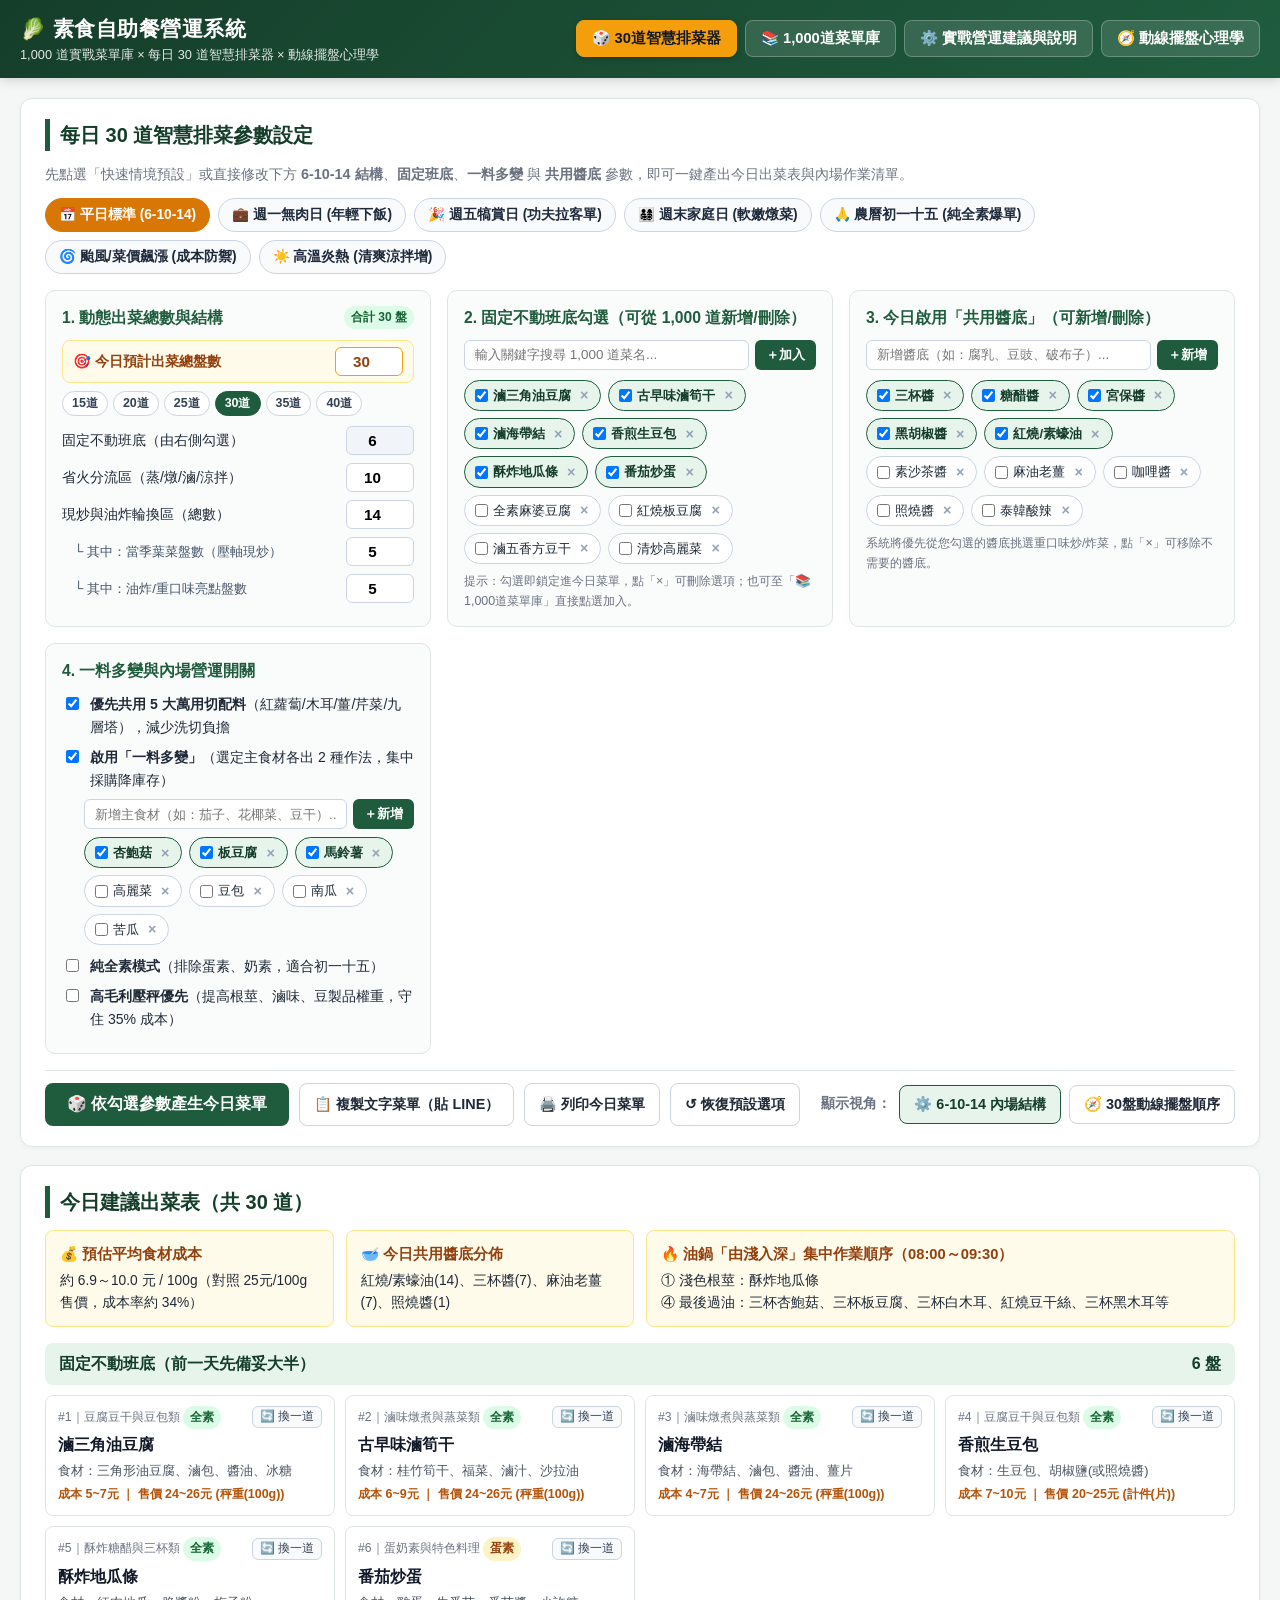
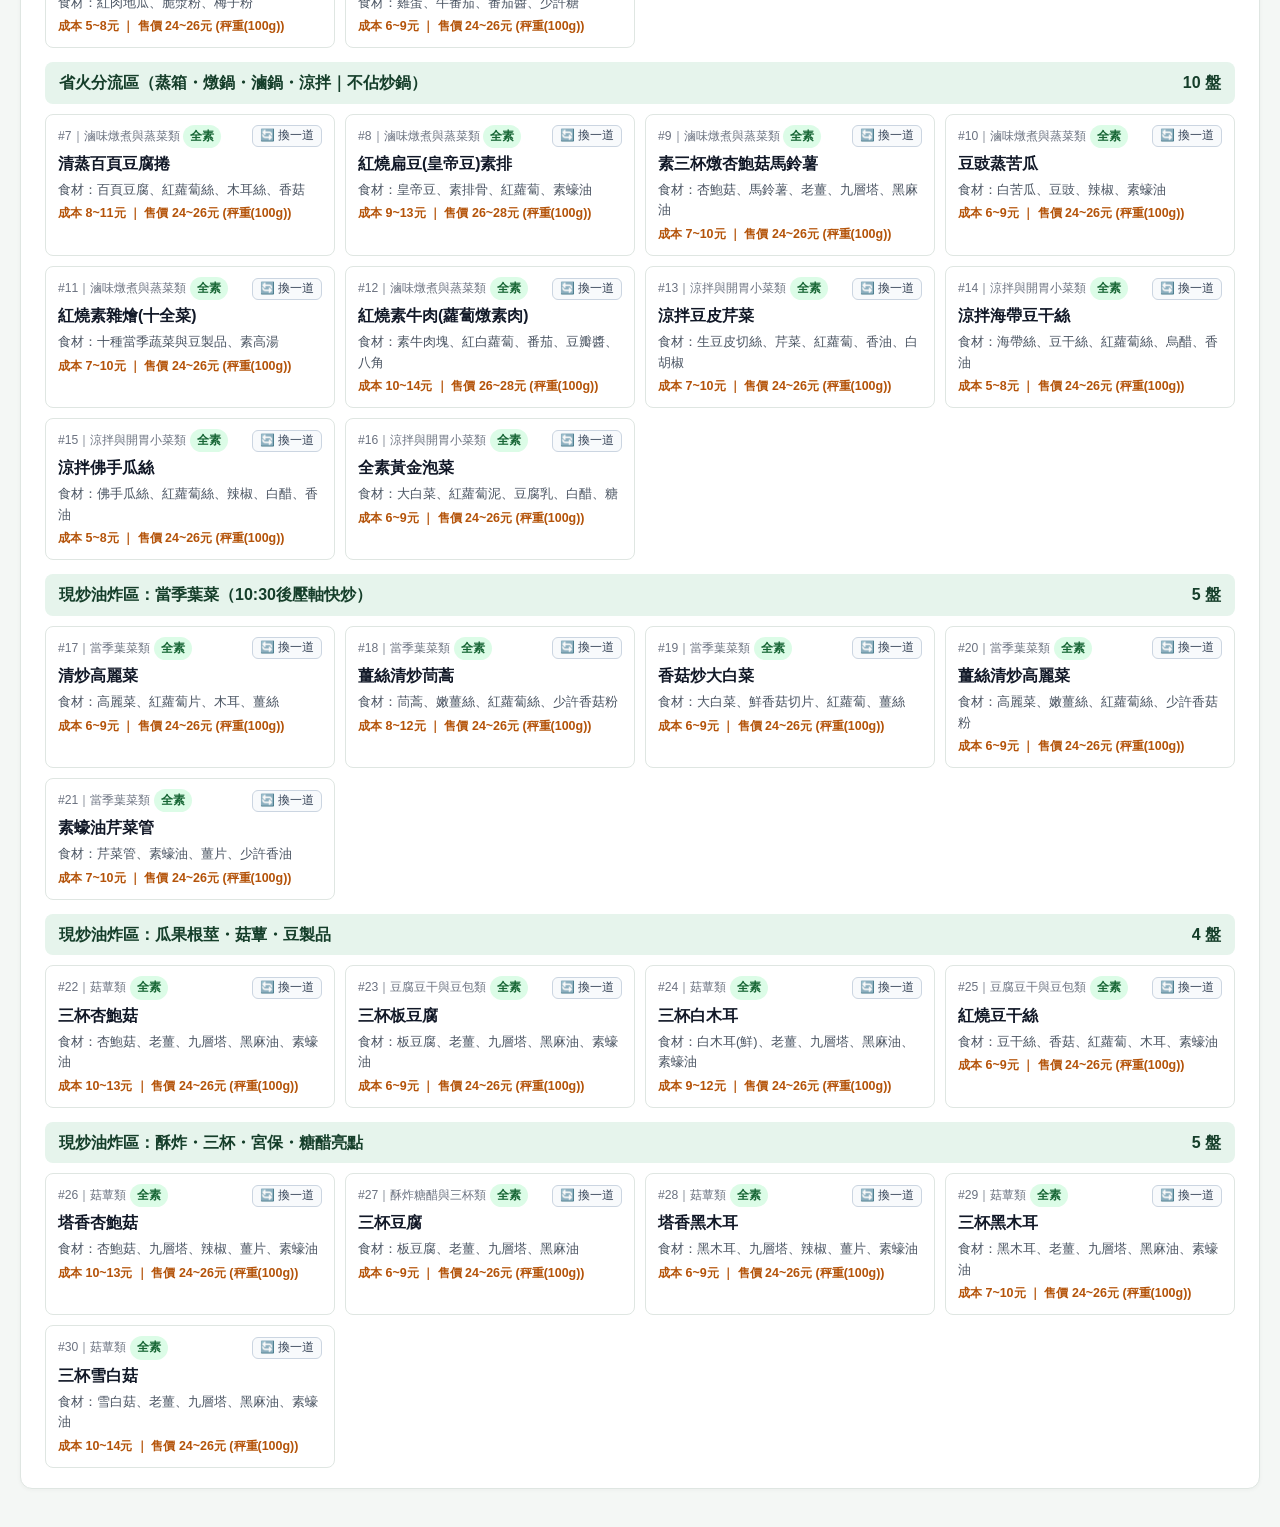
<file: buffet/index.html>
<!DOCTYPE html>
<html lang="zh-Hant">
<head>
<meta charset="UTF-8">
<meta name="viewport" content="width=device-width, initial-scale=1.0">
<title>素食自助餐營運系統｜1,000道菜單庫・每日30道智慧排菜器・動線心理學</title>
<style>
  :root {
    --primary: #1f5c3e;
    --primary-dark: #153e2a;
    --primary-light: #e6f4ec;
    --accent: #d97706;
    --accent-light: #fef3c7;
    --bg: #f4f7f5;
    --card: #ffffff;
    --text: #1f2937;
    --muted: #6b7280;
    --border: #dfe6e2;
  }
  * { box-sizing: border-box; }
  body {
    font-family: "Microsoft JhengHei", "PingFang TC", "Noto Sans TC", sans-serif;
    background: var(--bg);
    color: var(--text);
    margin: 0;
    padding: 0;
    line-height: 1.6;
  }
  /* Top Sticky Navigation */
  .topbar {
    position: sticky;
    top: 0;
    z-index: 100;
    background: linear-gradient(135deg, var(--primary-dark) 0%, var(--primary) 100%);
    color: #fff;
    box-shadow: 0 3px 10px rgba(0,0,0,0.14);
  }
  .topbar-inner {
    max-width: 1400px;
    margin: 0 auto;
    padding: 12px 20px;
    display: flex;
    flex-wrap: wrap;
    justify-content: space-between;
    align-items: center;
    gap: 12px;
  }
  .brand {
    display: flex;
    flex-direction: column;
  }
  .brand h1 {
    margin: 0;
    font-size: 1.3rem;
    letter-spacing: 0.5px;
  }
  .brand span {
    font-size: 0.8rem;
    opacity: 0.88;
  }
  .nav-menu {
    display: flex;
    flex-wrap: wrap;
    gap: 8px;
  }
  .nav-btn {
    background: rgba(255,255,255,0.12);
    color: #fff;
    border: 1px solid rgba(255,255,255,0.25);
    padding: 8px 15px;
    border-radius: 8px;
    font-size: 0.92rem;
    font-weight: 700;
    cursor: pointer;
    transition: all 0.15s;
  }
  .nav-btn:hover { background: rgba(255,255,255,0.24); }
  .nav-btn.active {
    background: #f59e0b;
    color: #111827;
    border-color: #f59e0b;
    box-shadow: 0 2px 6px rgba(0,0,0,0.2);
  }

  .container {
    max-width: 1400px;
    margin: 0 auto;
    padding: 20px;
  }
  .tab-panel { display: none; }
  .tab-panel.active { display: block; }

  /* Cards & Sections */
  .card {
    background: var(--card);
    border: 1px solid var(--border);
    border-radius: 12px;
    padding: 20px 24px;
    margin-bottom: 18px;
    box-shadow: 0 1px 4px rgba(0,0,0,0.04);
  }
  .card h2 {
    margin: 0 0 12px 0;
    font-size: 1.25rem;
    color: var(--primary-dark);
    border-left: 5px solid var(--primary);
    padding-left: 10px;
  }
  .card h3 {
    margin: 16px 0 8px 0;
    font-size: 1.05rem;
    color: #334155;
  }

  /* Preset Bar */
  .preset-bar {
    display: flex;
    flex-wrap: wrap;
    gap: 8px;
    margin-bottom: 16px;
  }
  .preset-btn {
    border: 1px solid #cbd5e1;
    background: #f8fafc;
    color: #1e293b;
    padding: 7px 13px;
    border-radius: 20px;
    font-size: 0.86rem;
    font-weight: 600;
    cursor: pointer;
    transition: all 0.15s;
  }
  .preset-btn:hover { background: var(--accent-light); border-color: var(--accent); }
  .preset-btn.active { background: var(--accent); color: #fff; border-color: var(--accent); }

  /* Parameter Grid */
  .param-grid {
    display: grid;
    grid-template-columns: repeat(auto-fit, minmax(310px, 1fr));
    gap: 16px;
    margin-bottom: 16px;
  }
  .param-box {
    background: #fafcfb;
    border: 1px solid var(--border);
    border-radius: 10px;
    padding: 14px 16px;
  }
  .param-box h4 {
    margin: 0 0 10px 0;
    font-size: 0.98rem;
    color: var(--primary);
    display: flex;
    justify-content: space-between;
    align-items: center;
  }
  .num-row {
    display: flex;
    justify-content: space-between;
    align-items: center;
    margin-bottom: 8px;
    font-size: 0.9rem;
  }
  .num-row input[type="number"] {
    width: 68px;
    padding: 5px 8px;
    border: 1px solid #cbd5e1;
    border-radius: 6px;
    font-size: 0.95rem;
    font-weight: 700;
    text-align: center;
  }
  .check-list {
    display: flex;
    flex-wrap: wrap;
    gap: 7px;
  }
  .chip-check {
    display: inline-flex;
    align-items: center;
    gap: 5px;
    background: #fff;
    border: 1px solid #cbd5e1;
    border-radius: 18px;
    padding: 4px 10px;
    font-size: 0.83rem;
    cursor: pointer;
    user-select: none;
  }
  .chip-check input { margin: 0; cursor: pointer; }
  .chip-check:has(input:checked) {
    background: var(--primary-light);
    border-color: var(--primary);
    color: var(--primary-dark);
    font-weight: 600;
  }
  .chip-del {
    border: none;
    background: transparent;
    color: #94a3b8;
    font-size: 0.9rem;
    font-weight: 700;
    cursor: pointer;
    padding: 0 2px;
    margin-left: 2px;
    line-height: 1;
    border-radius: 50%;
  }
  .chip-del:hover {
    color: #dc2626;
    background: #fee2e2;
  }
  .add-inline {
    display: flex;
    gap: 6px;
    margin-bottom: 10px;
  }
  .add-inline input {
    flex: 1;
    min-width: 120px;
    padding: 6px 10px;
    border: 1px solid #cbd5e1;
    border-radius: 6px;
    font-size: 0.84rem;
  }
  .add-inline button {
    background: var(--primary);
    color: #fff;
    border: none;
    padding: 6px 11px;
    border-radius: 6px;
    font-size: 0.82rem;
    font-weight: 700;
    cursor: pointer;
    white-space: nowrap;
  }
  .add-inline button:hover {
    background: var(--primary-dark);
  }
  .cat-add-btn {
    border: 1px solid var(--primary);
    background: #fff;
    color: var(--primary);
    border-radius: 6px;
    padding: 3px 8px;
    font-size: 0.78rem;
    font-weight: 600;
    cursor: pointer;
    white-space: nowrap;
  }
  .cat-add-btn:hover {
    background: var(--primary);
    color: #fff;
  }
  .cat-del-btn {
    border: 1px solid #ef4444;
    background: #fff;
    color: #dc2626;
    border-radius: 6px;
    padding: 3px 8px;
    font-size: 0.78rem;
    font-weight: 600;
    cursor: pointer;
    white-space: nowrap;
    margin-left: 4px;
  }
  .cat-del-btn:hover {
    background: #dc2626;
    color: #fff;
  }
  .quick-num-bar {
    display: flex;
    gap: 5px;
    flex-wrap: wrap;
    margin-bottom: 10px;
  }
  .quick-num-btn {
    border: 1px solid #cbd5e1;
    background: #fff;
    color: #334155;
    padding: 3px 9px;
    border-radius: 14px;
    font-size: 0.78rem;
    font-weight: 600;
    cursor: pointer;
  }
  .quick-num-btn:hover, .quick-num-btn.active {
    background: var(--primary);
    color: #fff;
    border-color: var(--primary);
  }
  .add-dish-panel {
    display: none;
    background: #f8fafc;
    border: 1px solid #cbd5e1;
    border-radius: 10px;
    padding: 16px;
    margin-bottom: 16px;
  }
  .add-dish-panel.open { display: block; }
  .add-dish-grid {
    display: grid;
    grid-template-columns: repeat(auto-fit, minmax(200px, 1fr));
    gap: 10px;
    margin-bottom: 12px;
  }
  .add-dish-grid label {
    display: flex;
    flex-direction: column;
    font-size: 0.82rem;
    font-weight: 700;
    color: #334155;
    gap: 4px;
  }
  .add-dish-grid input, .add-dish-grid select {
    padding: 7px 10px;
    border: 1px solid #cbd5e1;
    border-radius: 6px;
    font-size: 0.88rem;
    font-family: inherit;
  }
  .toggle-row {
    display: flex;
    align-items: flex-start;
    gap: 8px;
    margin-bottom: 8px;
    font-size: 0.88rem;
    cursor: pointer;
  }
  .toggle-row input { margin-top: 4px; }

  .action-bar {
    display: flex;
    flex-wrap: wrap;
    gap: 10px;
    align-items: center;
    justify-content: space-between;
    padding-top: 12px;
    border-top: 1px solid var(--border);
  }
  .btn-primary {
    background: var(--primary);
    color: #fff;
    border: none;
    padding: 11px 22px;
    border-radius: 8px;
    font-size: 1rem;
    font-weight: 700;
    cursor: pointer;
  }
  .btn-primary:hover { background: var(--primary-dark); }
  .btn-secondary {
    background: #fff;
    color: var(--text);
    border: 1px solid #cbd5e1;
    padding: 9px 14px;
    border-radius: 8px;
    font-size: 0.9rem;
    font-weight: 600;
    cursor: pointer;
  }
  .btn-secondary:hover { background: #f1f5f9; }
  .btn-secondary.active { background: var(--primary-light); border-color: var(--primary); color: var(--primary-dark); }

  /* Result Output */
  .summary-strip {
    display: grid;
    grid-template-columns: repeat(auto-fit, minmax(220px, 1fr));
    gap: 12px;
    margin-bottom: 16px;
  }
  .sum-card {
    background: #fffbeb;
    border: 1px solid #fde68a;
    border-radius: 8px;
    padding: 12px 14px;
    font-size: 0.86rem;
  }
  .sum-card strong { color: #92400e; display: block; margin-bottom: 4px; font-size: 0.92rem; }

  .group-header {
    background: var(--primary-light);
    color: var(--primary-dark);
    padding: 8px 14px;
    border-radius: 8px;
    font-weight: 700;
    margin: 14px 0 10px 0;
    display: flex;
    justify-content: space-between;
    align-items: center;
  }
  .dish-grid {
    display: grid;
    grid-template-columns: repeat(auto-fill, minmax(265px, 1fr));
    gap: 10px;
  }
  .dish-card {
    background: #fff;
    border: 1px solid var(--border);
    border-radius: 8px;
    padding: 10px 12px;
    position: relative;
    transition: border-color 0.15s;
  }
  .dish-card:hover { border-color: var(--primary); }
  .dish-card .dc-top {
    display: flex;
    justify-content: space-between;
    align-items: center;
    font-size: 0.76rem;
    color: var(--muted);
    margin-bottom: 3px;
  }
  .dish-card .dc-name {
    font-size: 0.98rem;
    font-weight: 700;
    color: #111827;
    margin-bottom: 4px;
  }
  .dish-card .dc-ing { font-size: 0.8rem; color: #4b5563; margin-bottom: 4px; }
  .dish-card .dc-meta { font-size: 0.78rem; color: #b45309; font-weight: 600; }
  .swap-btn {
    border: 1px solid #cbd5e1;
    background: #f8fafc;
    color: #334155;
    border-radius: 6px;
    padding: 2px 7px;
    font-size: 0.74rem;
    cursor: pointer;
  }
  .swap-btn:hover { background: var(--accent-light); border-color: var(--accent); }

  /* Table Styles (1000 dishes & Reference Tables) */
  .search-row {
    display: flex;
    flex-wrap: wrap;
    gap: 10px;
    align-items: center;
    margin-bottom: 12px;
  }
  .search-row input[type="text"] {
    flex: 1;
    min-width: 240px;
    padding: 10px 14px;
    border: 1px solid #cbd5e1;
    border-radius: 8px;
    font-size: 0.95rem;
  }
  .search-row select {
    padding: 10px 12px;
    border: 1px solid #cbd5e1;
    border-radius: 8px;
    font-size: 0.95rem;
    background: #fff;
  }
  .cat-bar { display: flex; flex-wrap: wrap; gap: 7px; }
  .cat-btn {
    border: 1px solid var(--border);
    background: #fff;
    color: var(--text);
    padding: 6px 11px;
    border-radius: 20px;
    cursor: pointer;
    font-size: 0.84rem;
  }
  .cat-btn:hover { background: var(--primary-light); border-color: var(--primary); }
  .cat-btn.active { background: var(--primary); color: #fff; border-color: var(--primary); }
  .table-wrap { overflow-x: auto; }
  table { width: 100%; border-collapse: collapse; font-size: 0.89rem; }
  thead th {
    background: #f1f5f9;
    color: #334155;
    font-weight: 700;
    text-align: left;
    padding: 10px 9px;
    border-bottom: 2px solid #cbd5e1;
    white-space: nowrap;
  }
  tbody td { padding: 9px; border-bottom: 1px solid var(--border); vertical-align: top; }
  tbody tr:nth-child(even) { background: #fafcfb; }
  tbody tr:hover { background: var(--primary-light); }
  .pager {
    display: flex;
    justify-content: space-between;
    align-items: center;
    padding: 10px 12px;
    background: #f8fafc;
    border-bottom: 1px solid var(--border);
    font-size: 0.88rem;
  }
  .pager button {
    padding: 5px 12px;
    border: 1px solid #cbd5e1;
    background: #fff;
    border-radius: 6px;
    cursor: pointer;
    margin: 0 3px;
  }
  .pager button:disabled { opacity: 0.45; cursor: not-allowed; }

  .badge { display: inline-block; padding: 2px 7px; border-radius: 12px; font-size: 0.75rem; font-weight: 600; white-space: nowrap; }
  .badge-vegan { background: #dcfce7; color: #166534; }
  .badge-egg { background: #fef3c7; color: #92400e; }
  .badge-milk { background: #e0f2fe; color: #075985; }
  .badge-tag { background: #f1f5f9; color: #475569; margin-left: 4px; }

  /* Buffet Line Visual Diagram */
  .flow-grid {
    display: grid;
    grid-template-columns: repeat(auto-fit, minmax(260px, 1fr));
    gap: 14px;
    margin: 16px 0;
  }
  .zone-card {
    border-radius: 10px;
    padding: 16px;
    border: 2px solid transparent;
  }
  .zone-1 { background: #ecfdf5; border-color: #10b981; }
  .zone-2 { background: #eff6ff; border-color: #3b82f6; }
  .zone-3 { background: #fffbeb; border-color: #f59e0b; }
  .zone-4 { background: #fef2f2; border-color: #ef4444; }
  .zone-title { font-weight: 800; font-size: 1.05rem; margin-bottom: 6px; }
  .zone-sub { font-size: 0.84rem; font-weight: 700; opacity: 0.85; margin-bottom: 8px; }
  .zone-card ul { margin: 6px 0 0 0; padding-left: 18px; font-size: 0.88rem; }

  .tip-grid {
    display: grid;
    grid-template-columns: repeat(auto-fit, minmax(290px, 1fr));
    gap: 14px;
  }
  .tip-box {
    background: #f8fafc;
    border: 1px solid var(--border);
    border-radius: 10px;
    padding: 14px 16px;
  }
  .tip-box h4 { margin: 0 0 8px 0; color: var(--primary); font-size: 0.98rem; }
  .tip-box ul { margin: 0; padding-left: 18px; font-size: 0.88rem; }

  .toast {
    position: fixed;
    bottom: 24px;
    right: 24px;
    background: #111827;
    color: #fff;
    padding: 10px 18px;
    border-radius: 8px;
    font-size: 0.9rem;
    display: none;
    z-index: 999;
    box-shadow: 0 4px 12px rgba(0,0,0,0.2);
  }

  @media print {
    .topbar, .controls, .pager, .param-grid, .preset-bar, .action-bar, .swap-btn { display: none !important; }
    body { background: #fff; }
    .container { padding: 0; }
    .card { border: none; box-shadow: none; padding: 0; }
  }
</style>
</head>
<body>

<div class="topbar">
  <div class="topbar-inner">
    <div class="brand">
      <h1>🥬 素食自助餐營運系統</h1>
      <span>1,000 道實戰菜單庫 × 每日 30 道智慧排菜器 × 動線擺盤心理學</span>
    </div>
    <nav class="nav-menu">
      <button class="nav-btn active" onclick="switchTab('planner', this)">🎲 30道智慧排菜器</button>
      <button class="nav-btn" onclick="switchTab('catalog', this)">📚 1,000道菜單庫</button>
      <button class="nav-btn" onclick="switchTab('ops', this)">⚙️ 實戰營運建議與說明</button>
      <button class="nav-btn" onclick="switchTab('layout', this)">🧭 動線擺盤心理學</button>
    </nav>
  </div>
</div>

<div class="container">

  <!-- ================= TAB 1: 30道智慧排菜器 ================= -->
  <section id="tab-planner" class="tab-panel active">
    <div class="card">
      <h2>每日 30 道智慧排菜參數設定</h2>
      <p style="margin:0 0 12px 0; font-size:0.9rem; color:var(--muted);">
        先點選「快速情境預設」或直接修改下方 <strong>6-10-14 結構</strong>、<strong>固定班底</strong>、<strong>一料多變</strong> 與 <strong>共用醬底</strong> 參數，即可一鍵產出今日出菜表與內場作業清單。
      </p>

      <div class="preset-bar">
        <button class="preset-btn active" onclick="applyPreset('weekday', this)">📅 平日標準 (6-10-14)</button>
        <button class="preset-btn" onclick="applyPreset('monday', this)">💼 週一無肉日 (年輕下飯)</button>
        <button class="preset-btn" onclick="applyPreset('friday', this)">🎉 週五犒賞日 (功夫拉客單)</button>
        <button class="preset-btn" onclick="applyPreset('weekend', this)">👨‍👩‍👧‍👦 週末家庭日 (軟嫩燉菜)</button>
        <button class="preset-btn" onclick="applyPreset('lunar', this)">🙏 農曆初一十五 (純全素爆單)</button>
        <button class="preset-btn" onclick="applyPreset('typhoon', this)">🌀 颱風/菜價飆漲 (成本防禦)</button>
        <button class="preset-btn" onclick="applyPreset('summer', this)">☀️ 高溫炎熱 (清爽涼拌增)</button>
      </div>

      <div class="param-grid">
        <!-- Box 1: 動態總盤數與 6-10-14 黃金結構 -->
        <div class="param-box">
          <h4>1. 動態出菜總數與結構 <span id="totalTargetBadge" class="badge badge-vegan">合計 30 盤</span></h4>
          <div class="num-row" style="background:#fffbeb; padding:6px 10px; border-radius:8px; border:1px solid #fde68a;">
            <label style="font-weight:700; color:#92400e;">🎯 今日預計出菜總盤數</label>
            <input type="number" id="targetTotal" value="30" min="6" max="80" oninput="onTargetTotalChange()" style="border-color:#f59e0b; color:#92400e;">
          </div>
          <div class="quick-num-bar">
            <button type="button" class="quick-num-btn" onclick="setTargetTotal(15)">15道</button>
            <button type="button" class="quick-num-btn" onclick="setTargetTotal(20)">20道</button>
            <button type="button" class="quick-num-btn" onclick="setTargetTotal(25)">25道</button>
            <button type="button" class="quick-num-btn active" onclick="setTargetTotal(30)">30道</button>
            <button type="button" class="quick-num-btn" onclick="setTargetTotal(35)">35道</button>
            <button type="button" class="quick-num-btn" onclick="setTargetTotal(40)">40道</button>
          </div>
          <div class="num-row">
            <label>固定不動班底（由右側勾選）</label>
            <input type="number" id="cntFixed" value="6" min="0" max="20" readonly style="background:#f1f5f9;">
          </div>
          <div class="num-row">
            <label>省火分流區（蒸/燉/滷/涼拌）</label>
            <input type="number" id="cntNoWok" value="10" min="0" max="40" oninput="updateTotalCount(true)">
          </div>
          <div class="num-row">
            <label>現炒與油炸輪換區（總數）</label>
            <input type="number" id="cntWokFry" value="14" min="0" max="50" oninput="updateTotalCount(true)">
          </div>
          <div class="num-row" style="padding-left:12px; color:#475569; font-size:0.84rem;">
            <label>└ 其中：當季葉菜盤數（壓軸現炒）</label>
            <input type="number" id="cntLeafy" value="5" min="0" max="20" oninput="updateTotalCount(true)">
          </div>
          <div class="num-row" style="padding-left:12px; color:#475569; font-size:0.84rem;">
            <label>└ 其中：油炸/重口味亮點盤數</label>
            <input type="number" id="cntHighlight" value="5" min="0" max="20" oninput="updateTotalCount(true)">
          </div>
        </div>

        <!-- Box 2: 固定不動班底勾選 -->
        <div class="param-box">
          <h4>2. 固定不動班底勾選（可從 1,000 道新增/刪除）</h4>
          <div class="add-inline">
            <input type="text" id="addFixedInput" list="allDishNames" placeholder="輸入關鍵字搜尋 1,000 道菜名..." onkeydown="if(event.key==='Enter') addFixedDish()">
            <datalist id="allDishNames"></datalist>
            <button type="button" onclick="addFixedDish()">＋加入</button>
          </div>
          <div class="check-list" id="fixedCheckList"></div>
          <p style="margin:8px 0 0 0; font-size:0.78rem; color:var(--muted);">
            提示：勾選即鎖定進今日菜單，點「×」可刪除選項；也可至「📚 1,000道菜單庫」直接點選加入。
          </p>
        </div>

        <!-- Box 3: 共用醬底勾選 -->
        <div class="param-box">
          <h4>3. 今日啟用「共用醬底」（可新增/刪除）</h4>
          <div class="add-inline">
            <input type="text" id="addSauceInput" placeholder="新增醬底（如：腐乳、豆豉、破布子）..." onkeydown="if(event.key==='Enter') addSauceOption()">
            <button type="button" onclick="addSauceOption()">＋新增</button>
          </div>
          <div class="check-list" id="sauceCheckList"></div>
          <p style="margin:8px 0 0 0; font-size:0.78rem; color:var(--muted);">
            系統將優先從您勾選的醬底挑選重口味炒/炸菜，點「×」可移除不需要的醬底。
          </p>
        </div>

        <!-- Box 4: 一料多變與內場控管參數 -->
        <div class="param-box">
          <h4>4. 一料多變與內場營運開關</h4>
          <label class="toggle-row">
            <input type="checkbox" id="optSharedGarnish" checked>
            <span><strong>優先共用 5 大萬用切配料</strong>（紅蘿蔔/木耳/薑/芹菜/九層塔），減少洗切負擔</span>
          </label>
          <label class="toggle-row">
            <input type="checkbox" id="optMultiUse" checked>
            <span><strong>啟用「一料多變」</strong>（選定主食材各出 2 種作法，集中採購降庫存）</span>
          </label>
          <div class="add-inline" style="margin:0 0 8px 22px;">
            <input type="text" id="addMultiInput" placeholder="新增主食材（如：茄子、花椰菜、豆干）..." onkeydown="if(event.key==='Enter') addMultiOption()">
            <button type="button" onclick="addMultiOption()">＋新增</button>
          </div>
          <div class="check-list" id="multiUseList" style="margin:0 0 10px 22px;"></div>
          <label class="toggle-row">
            <input type="checkbox" id="optVeganOnly">
            <span><strong>純全素模式</strong>（排除蛋素、奶素，適合初一十五）</span>
          </label>
          <label class="toggle-row">
            <input type="checkbox" id="optHighMargin">
            <span><strong>高毛利壓秤優先</strong>（提高根莖、滷味、豆製品權重，守住 35% 成本）</span>
          </label>
        </div>
      </div>

      <div class="action-bar">
        <div style="display:flex; gap:10px; flex-wrap:wrap;">
          <button class="btn-primary" onclick="generateSmartMenu()">🎲 依勾選參數產生今日菜單</button>
          <button class="btn-secondary" onclick="copyMenuText()">📋 複製文字菜單（貼 LINE）</button>
          <button class="btn-secondary" onclick="window.print()">🖨️ 列印今日菜單</button>
          <button class="btn-secondary" onclick="resetCustomOptions()" title="恢復預設的班底、醬底與一料多變選項">↺ 恢復預設選項</button>
        </div>
        <div style="display:flex; gap:8px; align-items:center;">
          <span style="font-size:0.85rem; color:var(--muted); font-weight:700;">顯示視角：</span>
          <button class="btn-secondary active" id="viewRoleBtn" onclick="setViewMode('role')">⚙️ 6-10-14 內場結構</button>
          <button class="btn-secondary" id="viewZoneBtn" onclick="setViewMode('zone')">🧭 30盤動線擺盤順序</button>
        </div>
      </div>
    </div>

    <!-- Generated Result Area -->
    <div class="card" id="resultCard">
      <h2 id="resultTitle">今日出菜建議結果</h2>
      <div class="summary-strip" id="summaryStrip"></div>
      <div id="resultContent"></div>
    </div>
  </section>

  <!-- ================= TAB 2: 1,000道菜單庫 ================= -->
  <section id="tab-catalog" class="tab-panel">
    <div class="card">
      <div style="display:flex; flex-wrap:wrap; justify-content:space-between; align-items:center; gap:10px; margin-bottom:12px;">
        <h2 style="margin:0;">素食自助餐實戰菜單庫（可自由新增／刪除）</h2>
        <div style="display:flex; gap:8px; flex-wrap:wrap;">
          <button type="button" class="btn-primary" style="padding:8px 14px; font-size:0.9rem;" onclick="toggleAddDishPanel()">＋ 新增自訂菜色</button>
          <button type="button" class="btn-secondary" style="padding:8px 12px; font-size:0.86rem;" onclick="resetDishesToDefault()">↺ 恢復原始 1,000 道</button>
        </div>
      </div>

      <div class="add-dish-panel" id="addDishPanel">
        <h3 style="margin:0 0 10px 0; color:var(--primary);">➕ 新增菜色到菜單庫（會自動儲存並納入智慧排菜器）</h3>
        <div class="add-dish-grid">
          <label>菜名 *<input type="text" id="newDishName" placeholder="例如：香椿三杯猴頭菇"></label>
          <label>分類
            <select id="newDishCat">
              <option value="當季葉菜類">當季葉菜類</option>
              <option value="瓜果根莖與花菜類">瓜果根莖與花菜類</option>
              <option value="菇蕈類">菇蕈類</option>
              <option value="豆腐豆干與豆包類">豆腐豆干與豆包類</option>
              <option value="素料麵筋與烤麩類">素料麵筋與烤麩類</option>
              <option value="酥炸糖醋與三杯類">酥炸糖醋與三杯類</option>
              <option value="滷味燉煮與蒸菜類">滷味燉煮與蒸菜類</option>
              <option value="涼拌與開胃小菜類">涼拌與開胃小菜類</option>
              <option value="蛋奶素與特色料理">蛋奶素與特色料理</option>
              <option value="主食湯品與甜品類">主食湯品與甜品類</option>
            </select>
          </label>
          <label>素別
            <select id="newDishDiet">
              <option value="全素">全素</option>
              <option value="蛋素">蛋素</option>
              <option value="奶素">奶素</option>
              <option value="蛋奶素">蛋奶素</option>
            </select>
          </label>
          <label>內場角色
            <select id="newDishRole">
              <option value="wok_fry">現炒與油炸輪換</option>
              <option value="no_wok">省火分流（蒸/燉/滷/涼拌）</option>
              <option value="staple">主食與湯品</option>
            </select>
          </label>
          <label>預估成本（元）<input type="text" id="newDishCost" value="7~10" placeholder="例如：7~10"></label>
          <label>建議售價（元）<input type="text" id="newDishPrice" value="24~26" placeholder="例如：24~26"></label>
          <label>計價方式
            <select id="newDishUnit">
              <option value="秤重(100g)">秤重(100g)</option>
              <option value="計件(份)">計件(份)</option>
              <option value="計件(塊)">計件(塊)</option>
              <option value="計件(條)">計件(條)</option>
              <option value="計件(碗)">計件(碗)</option>
            </select>
          </label>
          <label>適合季節/場合<input type="text" id="newDishOcc" value="四季皆宜" placeholder="例如：初一十五、高毛利"></label>
        </div>
        <div class="add-dish-grid" style="grid-template-columns: repeat(auto-fit, minmax(280px, 1fr));">
          <label>主要食材與調味<input type="text" id="newDishIng" placeholder="例如：猴頭菇、老薑、九層塔、香椿醬、黑麻油"></label>
          <label>製作方法（大鍋量產要點）<input type="text" id="newDishMethod" placeholder="例如：過油定型後，以三杯醬汁大火收汁起鍋。"></label>
        </div>
        <div style="display:flex; gap:8px;">
          <button type="button" class="btn-primary" style="padding:8px 18px; font-size:0.9rem;" onclick="submitNewDish()">💾 確認新增</button>
          <button type="button" class="btn-secondary" style="padding:8px 14px; font-size:0.88rem;" onclick="toggleAddDishPanel()">取消</button>
        </div>
      </div>
      <div class="search-row">
        <input type="text" id="searchInput" placeholder="搜尋菜名、食材、作法或場合（如：杏鮑菇、高毛利、壓秤、初一十五、颱風）..." oninput="resetAndRender()">
        <select id="dietFilter" onchange="resetAndRender()">
          <option value="ALL">所有素別</option>
          <option value="全素">僅顯示：全素</option>
          <option value="蛋素">僅顯示：蛋素</option>
          <option value="奶素">僅顯示：奶素</option>
          <option value="蛋奶素">僅顯示：蛋奶素</option>
        </select>
        <select id="roleFilter" onchange="resetAndRender()">
          <option value="ALL">所有內場角色</option>
          <option value="no_wok">省火分流（蒸/燉/滷/涼拌）</option>
          <option value="wok_fry">現炒與油炸輪換</option>
          <option value="staple">主食與湯品</option>
        </select>
        <select id="pageSize" onchange="resetAndRender()">
          <option value="50">每頁 50 道</option>
          <option value="100" selected>每頁 100 道</option>
          <option value="1000">顯示全部</option>
        </select>
        <span style="font-weight:700; color:var(--muted); font-size:0.9rem;" id="countDisplay">符合 1000 / 1000 道</span>
      </div>
      <div class="cat-bar" id="catBar" style="margin-bottom:14px;">
        <button class="cat-btn active" onclick="filterCat('ALL', this)">全部 (1000)</button>
        <button class="cat-btn" onclick="filterCat('當季葉菜類', this)">當季葉菜類 (120)</button>
        <button class="cat-btn" onclick="filterCat('瓜果根莖與花菜類', this)">瓜果根莖與花菜類 (140)</button>
        <button class="cat-btn" onclick="filterCat('菇蕈類', this)">菇蕈類 (110)</button>
        <button class="cat-btn" onclick="filterCat('豆腐豆干與豆包類', this)">豆腐豆干與豆包類 (130)</button>
        <button class="cat-btn" onclick="filterCat('素料麵筋與烤麩類', this)">素料麵筋與烤麩類 (120)</button>
        <button class="cat-btn" onclick="filterCat('酥炸糖醋與三杯類', this)">酥炸糖醋與三杯類 (110)</button>
        <button class="cat-btn" onclick="filterCat('滷味燉煮與蒸菜類', this)">滷味燉煮與蒸菜類 (90)</button>
        <button class="cat-btn" onclick="filterCat('涼拌與開胃小菜類', this)">涼拌與開胃小菜類 (70)</button>
        <button class="cat-btn" onclick="filterCat('蛋奶素與特色料理', this)">蛋奶素與特色料理 (60)</button>
        <button class="cat-btn" onclick="filterCat('主食湯品與甜品類', this)">主食湯品與甜品類 (50)</button>

      </div>

      <div class="table-wrap">
        <div class="pager">
          <span id="pageInfo">第 1 頁</span>
          <div>
            <button id="prevBtn" onclick="changePage(-1)">上一頁</button>
            <button id="nextBtn" onclick="changePage(1)">下一頁</button>
          </div>
        </div>
        <table>
          <thead>
            <tr>
              <th>#</th>
              <th>分類</th>
              <th>菜名</th>
              <th>素別 / 角色</th>
              <th>主要食材與調味</th>
              <th>製作方法（大鍋量產要點）</th>
              <th>預估成本</th>
              <th>建議售價</th>
              <th>計價方式</th>
              <th>適合季節/場合</th>
              <th>操作（班底／刪除）</th>
            </tr>
          </thead>
          <tbody id="menuBody"></tbody>
        </table>
      </div>
    </div>
  </section>

  <!-- ================= TAB 3: 實戰營運建議與說明 ================= -->
  <section id="tab-ops" class="tab-panel">
    <div class="card">
      <h2>一、每天出 30 道菜的核心心法：「6-10-14」黃金結構</h2>
      <p>每天要維持 30 盤菜台，靠硬炒一定會累垮且報廢率高。核心公式是<strong>「固定班底減壓 ＋ 爐具分流 ＋ 一料多變」</strong>，把 30 個盤位拆成三層，早上尖峰前內場其實只需要專心搞定 14 道炒炸菜：</p>
      <div class="table-wrap">
        <table>
          <thead>
            <tr><th>盤位角色</th><th>建議盤數</th><th>佔比</th><th>執行策略</th><th>代表菜色範例</th></tr>
          </thead>
          <tbody>
            <tr>
              <td><strong>固定不動班底</strong></td>
              <td><strong>6 盤</strong></td>
              <td>20%</td>
              <td>每天必備、建立熟客安全感；其中滷味與壓秤豆製品可<strong>前一天下午先備好大半</strong>，隔天只需加熱擺盤。</td>
              <td>滷三角油豆腐、古早味滷筍干、滷海帶結、香煎生豆包、酥炸地瓜條、番茄炒蛋（或全素麻婆豆腐）</td>
            </tr>
            <tr>
              <td><strong>省火分流區</strong></td>
              <td><strong>10 盤</strong></td>
              <td>33%</td>
              <td><strong>完全不佔用炒鍋爐火</strong>：交給蒸箱、燉鍋、滷鍋與涼拌盆，用設備與時間換取人力。</td>
              <td>破布子蒸豆腐、清蒸南瓜、咖哩馬鈴薯、白菜滷豆皮、涼拌小黃瓜、百香果青木瓜、馬鈴薯沙拉</td>
            </tr>
            <tr>
              <td><strong>現炒與油炸輪換區</strong></td>
              <td><strong>14 盤</strong></td>
              <td>47%</td>
              <td>每天真正動炒鍋與油鍋的主戰場（建議：當季葉菜 5 盤＋瓜果根莖 4 盤＋三杯/宮保/炸物亮點 5 盤）。</td>
              <td>當季葉菜 5 道、塔香茄子、三杯杏鮑菇、糖醋素排骨、素椒麻雞、酥炸秀珍菇</td>
            </tr>
          </tbody>
        </table>
      </div>
    </div>

    <div class="card">
      <h2>二、一料多變、共用醬底與低報廢控管秘訣</h2>
      <div class="tip-grid">
        <div class="tip-box">
          <h4>🔪 共用 5 大萬用切配料</h4>
          <ul>
            <li>每天固定備齊：<strong>紅蘿蔔片/絲、黑木耳片/絲、薑絲/片、芹菜段、九層塔</strong>。</li>
            <li>這 5 樣即可覆蓋 20 道以上菜色的配色與爆香，大幅縮短上午洗切時間。</li>
            <li><strong>一料多變</strong>：同一批採購主食材（如杏鮑菇、板豆腐、馬鈴薯）延伸 2 種作法（如一半三杯、一半酥炸），降低庫存損耗。</li>
          </ul>
        </div>
        <div class="tip-box">
          <h4>🥣 預調 4 大萬用醬底</h4>
          <ul>
            <li>事先調好一大桶：<strong>三杯醬、糖醋醬、宮保醬、黑胡椒醬</strong>（外加素沙茶/素蠔油）。</li>
            <li>出菜時直接舀瓢下鍋收汁，味道穩定、新人也能快速上手，出菜速度翻倍。</li>
          </ul>
        </div>
        <div class="tip-box">
          <h4>🔥 油鍋「由淺入深」集中作業</h4>
          <ul>
            <li><strong>08:00～09:30</strong> 一次開油鍋集中處理完所有炸物與過油底料，節省瓦斯與濾油時間。</li>
            <li>順序：<strong>① 地瓜/芋頭/南瓜 → ② 菇類/豆腐/豆包 → ③ 素排/素雞塊 → ④ 最後才過油茄子與四季豆</strong>。</li>
          </ul>
        </div>
        <div class="tip-box">
          <h4>♻️ 尖峰補菜與低報廢（&lt;5%）</h4>
          <ul>
            <li><strong>葉菜用淺盤、半盤現補</strong>：賣掉 2/3 再現炒補上，視覺顯滿且永遠翠綠冒煙。</li>
            <li><strong>收攤前 40 分鐘（12:40後）不開大鍋</strong>：改補快速冷盤（胡麻豆腐、黃金泡菜）或小鍋煎蛋填補空盤。</li>
            <li><strong>乾淨剩菜轉化</strong>：未售完乾淨蔬菜可轉做晚餐或隔日「炸綜合蔬菜餅」、「素酸辣湯」、「什錦炒麵」或「咖哩蔬菜」。</li>
          </ul>
        </div>
      </div>
    </div>

    <div class="card">
      <h2>三、每日 30 道菜備料 SOP 時間軸</h2>
      <div class="table-wrap">
        <table>
          <thead>
            <tr><th>時段</th><th>階段目標</th><th>具體內場作業項目</th></tr>
          </thead>
          <tbody>
            <tr><td><strong>前一天 15:00～17:00</strong></td><td>前置滷味與涼拌（完成 6～8 道）</td><td>大鍋滷味（油豆腐、筍干、海帶結、豆干）、涼拌殺青醃漬（小黃瓜、泡菜、青木瓜）、根莖類切配泡水。</td></tr>
            <tr><td><strong>當天 06:30～08:00</strong></td><td>蒸箱與燉鍋啟動（完成 6～8 道）</td><td>啟動蒸箱（蒸豆腐、南瓜、地瓜、油飯）、燉鍋（咖哩、白菜滷、當日湯品）、洗切葉菜與 5 大萬用配料。</td></tr>
            <tr><td><strong>當天 08:00～09:30</strong></td><td>油鍋集中作業（炸物＋過油）</td><td>依「由淺入深」順序完成全部酥炸菜色，最後處理茄子、四季豆、苦瓜等過油底料，完畢立刻濾油。</td></tr>
            <tr><td><strong>當天 09:30～10:30</strong></td><td>重口味收汁與耐放炒菜（8～10 道）</td><td>利用預調醬底完成三杯、宮保、糖醋、紅燒類；10:30 前完成 24～25 道菜上台保溫。</td></tr>
            <tr><td><strong>當天 10:30～11:10</strong></td><td>5 道當季葉菜壓軸快炒</td><td>最後 30 分鐘專心大火快炒 5 道當季葉菜，11:10 準時 30 道滿盤迎客。</td></tr>
            <tr><td><strong>尖峰 11:30～13:00</strong></td><td>動態補菜與收尾控管</td><td>熱銷葉菜與炸物採半盤現補；12:40 後停止開大鍋，改補快速冷盤或蒸蛋控管報廢率。</td></tr>
          </tbody>
        </table>
      </div>
    </div>

    <div class="card">
      <h2>四、成本售價定價基準與週期／農曆／天氣策略</h2>
      <p style="margin:0 0 10px 0;">台灣主流計價為<strong>秤重制（22～28 元／100g）＋ 計件制（單點炸物、湯品、主食）</strong>，整體食材成本建議控制在 <strong>32%～38%</strong>：</p>
      <div class="table-wrap" style="margin-bottom:16px;">
        <table>
          <thead>
            <tr><th>菜色分類</th><th>預估食材成本（每100g熟重）</th><th>建議售價</th><th>毛利定位與角色</th></tr>
          </thead>
          <tbody>
            <tr><td><strong>當季葉菜類</strong></td><td>5～10 元（颱風季可達 15 元）</td><td>秤重 24～26 元/100g</td><td>走量、門面擔當，需控制出水量</td></tr>
            <tr><td><strong>瓜果根莖類</strong></td><td>4～8 元</td><td>秤重 24～26 元/100g</td><td><strong>高毛利壓秤主力</strong>，耐放不易變色</td></tr>
            <tr><td><strong>菇蕈類</strong></td><td>9～14 元</td><td>秤重 24～26 元/100g</td><td>提升鮮味與價值感，縮水率高</td></tr>
            <tr><td><strong>豆製品（豆腐/豆包）</strong></td><td>5～9 元</td><td>秤重或計件 15～25 元/塊</td><td>蛋白質主力，吸汁壓秤效果極佳</td></tr>
            <tr><td><strong>素料與麵筋類</strong></td><td>10～15 元</td><td>秤重 24～28 元/100g</td><td>滿足口腹之慾，吸引非素食客</td></tr>
            <tr><td><strong>酥炸與糖醋類</strong></td><td>9～14 元（含油與粉）</td><td>秤重或計件 25～45 元/份</td><td><strong>拉高客單價關鍵</strong>，視覺吸睛</td></tr>
            <tr><td><strong>滷味與燉煮類</strong></td><td>6～10 元</td><td>秤重 24～26 元/100g</td><td>省人力、可提前備料、極耐保溫</td></tr>
            <tr><td><strong>涼拌開胃類</strong></td><td>5～9 元</td><td>秤重 24～26 元/100g</td><td>無油煙、夏季高毛利首選</td></tr>
          </tbody>
        </table>
      </div>

      <h3>農曆、節日與天氣應變重點</h3>
      <div class="tip-grid">
        <div class="tip-box">
          <h4>🙏 農曆初一、十五（客流 1.5～2 倍）</h4>
          <ul>
            <li>全素比例拉高至 95% 以上，前一天備妥 15 道滷、燉、涼拌與炸物底料。</li>
            <li>必備人氣大菜：素羅漢齋、麻油素油飯、素炒米粉、筍干控素肉、麻油猴頭菇、滷素雞、炸腐皮捲。</li>
          </ul>
        </div>
        <div class="tip-box">
          <h4>🏮 民俗節日商機</h4>
          <ul>
            <li><strong>清明</strong>：潤餅配料組合（高麗菜絲、豆干絲、素肉鬆）。</li>
            <li><strong>端午</strong>：素粽、素四神湯、涼拌綠竹筍。</li>
            <li><strong>中元</strong>：素食拜拜熟食禮盒（五味素花枝、炸春捲、滷豆干）。</li>
            <li><strong>冬至/寒流</strong>：麻油薑母燉菜、藥膳當歸湯、素羊肉爐、紅豆紫米粥。</li>
          </ul>
        </div>
        <div class="tip-box">
          <h4>🌀 天氣與菜價防禦</h4>
          <ul>
            <li><strong>高溫 33°C 以上</strong>：涼拌菜與瓜類提升至 35%，甜湯改出綠豆薏仁湯、仙草愛玉。</li>
            <li><strong>颱風/菜價飆漲</strong>：葉菜從 5 盤縮減為 3 盤，改用馬鈴薯、白蘿蔔、冬瓜、豆芽菜、海帶、木耳、油豆腐補滿 30 盤。</li>
          </ul>
        </div>
      </div>
    </div>
  </section>

  <!-- ================= TAB 4: 動線擺盤心理學 ================= -->
  <section id="tab-layout" class="tab-panel">
    <div class="card">
      <h2>30 盤菜台「動線擺盤心理學」（提升客單價 15%～20%）</h2>
      <p>客人拿著空餐盒走過 30 道菜台時，心理狀態會隨夾菜進度改變。善用<strong>「先健康 → 再壓秤 → 後犒賞 → 終點加購」</strong>的四區動線設計，不需漲價就能自然拉升客單價：</p>

      <div class="flow-grid">
        <div class="zone-card zone-1">
          <div class="zone-title">① 起點區（第 1～6 盤）</div>
          <div class="zone-sub">🌿 門面擔當：當季翠綠葉菜 ＆ 涼拌開胃菜</div>
          <ul>
            <li><strong>顧客心理</strong>：剛拿空餐盒最有健康意識，第一眼最在意「新不新鮮、乾不乾淨」。</li>
            <li><strong>擺盤策略</strong>：放最翠綠亮眼的 4~5 道葉菜與 1~2 道清爽涼拌菜，建立高品質第一印象。</li>
            <li><strong>視覺技巧</strong>：使用淺盤＋紅蘿蔔/枸杞點綴配色，少量多次補菜維持冒煙新鮮感。</li>
          </ul>
        </div>

        <div class="zone-card zone-2">
          <div class="zone-title">② 中段區（第 7～18 盤）</div>
          <div class="zone-sub">⚖️ 獲利基石：瓜果根莖、豆腐豆干 ＆ 滷味燉菜</div>
          <ul>
            <li><strong>顧客心理</strong>：餐盒還有大片空間，此時進入「填飽肚子」的實務挑選階段，出手最大方。</li>
            <li><strong>擺盤策略</strong>：集中擺放高毛利且含水量高、重量實沉的「壓秤主力」（冬瓜、絲瓜、茄子、滷油豆腐、板豆腐、筍干、咖哩馬鈴薯）。</li>
            <li><strong>獲利關鍵</strong>：整盒便當的基礎重量與毛利率，60% 都在這一區決定。</li>
          </ul>
        </div>

        <div class="zone-card zone-3">
          <div class="zone-title">③ 中後段黃金區（第 19～26 盤）</div>
          <div class="zone-sub">🔥 衝動消費：三杯、宮保、糖醋、酥炸物與素料</div>
          <ul>
            <li><strong>顧客心理</strong>：餐盒已經裝了一半青菜與豆腐，產生「今天吃得很健康了」的心理許可，開始想犒賞自己。</li>
            <li><strong>擺盤策略</strong>：放置香氣最強、色澤紅亮金黃的炸物與重口味主菜（三杯杏鮑菇、糖醋素排、酥炸秀珍菇、三杯素米血、素椒麻雞）。</li>
            <li><strong>視覺技巧</strong>：炸物區搭配暖黃投射燈，色澤更金黃誘人，最容易誘發多夾 2～3 塊。</li>
          </ul>
        </div>

        <div class="zone-card zone-4">
          <div class="zone-title">④ 結帳前終點區（第 27～30 盤）</div>
          <div class="zone-sub">💎 臨門一腳：計件高單價主菜 ＆ 甜點型炸物</div>
          <ul>
            <li><strong>顧客心理</strong>：即將秤重結帳，若看到「單點計件、視覺超值」的大主菜或點心，極易順手帶一份。</li>
            <li><strong>擺盤策略</strong>：擺放素雞排、素東坡肉、猴頭菇排、茶碗蒸、酥炸芋頭丸、拔絲地瓜、炸銀絲卷。</li>
            <li><strong>業績效果</strong>：只要 3 成客人多夾一樣計件主菜或甜點，全店平均客單價立刻增加 25～45 元。</li>
          </ul>
        </div>
      </div>

      <div style="margin-top:14px; padding:14px 16px; background:var(--primary-light); border-radius:10px; font-size:0.9rem;">
        💡 <strong>立即套用：</strong>切換回「<strong>🎲 30道智慧排菜器</strong>」，點擊右下方的「<strong>🧭 30盤動線擺盤順序</strong>」按鈕，系統就會自動把您今天排好的 30 道菜，直接按照上述 ①→②→③→④ 四區排好盤位！
      </div>
    </div>
  </section>

</div>

<div class="toast" id="toast">已複製到剪貼簿！</div>

<script>
const DEFAULT_DISHES = [{"id": 1, "cat": "當季葉菜類", "name": "清炒高麗菜", "diet": "全素", "ing": "高麗菜、紅蘿蔔片、木耳、薑絲", "method": "薑絲爆香，大火快炒至脆甜，起鍋前調味。", "cost": "6~9", "price": "24~26", "unit": "秤重(100g)", "occ": "四季皆宜", "role": "wok_fry", "sauces": [], "fry_stage": 0, "shared_hits": 3, "zone": 1}, {"id": 2, "cat": "當季葉菜類", "name": "素櫻花蝦炒高麗菜", "diet": "全素", "ing": "高麗菜、素櫻花蝦(或乾香菇絲)、紅蘿蔔", "method": "素櫻花蝦先煸香，下高麗菜大火快炒提鮮。", "cost": "7~10", "price": "24~26", "unit": "秤重(100g)", "occ": "四季皆宜", "role": "wok_fry", "sauces": [], "fry_stage": 0, "shared_hits": 1, "zone": 1}, {"id": 3, "cat": "當季葉菜類", "name": "腐乳高麗菜", "diet": "全素", "ing": "高麗菜、豆腐乳、少許糖、辣椒絲", "method": "豆腐乳壓泥加少許水與糖化開，與高麗菜大火炒勻。", "cost": "6~9", "price": "24~26", "unit": "秤重(100g)", "occ": "四季皆宜", "role": "wok_fry", "sauces": [], "fry_stage": 0, "shared_hits": 0, "zone": 1}, {"id": 4, "cat": "當季葉菜類", "name": "素培根高麗菜", "diet": "全素", "ing": "高麗菜、素培根、薑絲", "method": "素培根煸出油脂香氣後，下高麗菜大火快炒。", "cost": "8~11", "price": "24~26", "unit": "秤重(100g)", "occ": "四季皆宜", "role": "wok_fry", "sauces": [], "fry_stage": 0, "shared_hits": 1, "zone": 1}, {"id": 5, "cat": "當季葉菜類", "name": "清炒大白菜", "diet": "全素", "ing": "大白菜、紅蘿蔔、鮮香菇、薑絲", "method": "薑絲爆香，下白菜加少許素高湯燜軟。", "cost": "5~8", "price": "24~26", "unit": "秤重(100g)", "occ": "秋冬盛產", "role": "wok_fry", "sauces": [], "fry_stage": 0, "shared_hits": 2, "zone": 1}, {"id": 6, "cat": "當季葉菜類", "name": "素開陽白菜", "diet": "全素", "ing": "大白菜、乾香菇、金針花、炸豆皮", "method": "配料爆香後與白菜同燜，勾薄芡做成滑口白菜。", "cost": "7~10", "price": "24~26", "unit": "秤重(100g)", "occ": "秋冬/家庭客", "role": "wok_fry", "sauces": [], "fry_stage": 0, "shared_hits": 0, "zone": 1}, {"id": 7, "cat": "當季葉菜類", "name": "清炒空心菜", "diet": "全素", "ing": "空心菜、辣椒絲、薑絲、香油", "method": "薑絲爆香，大火快炒30秒，起鍋前淋少許香油。", "cost": "6~10", "price": "24~26", "unit": "秤重(100g)", "occ": "夏季盛產", "role": "wok_fry", "sauces": [], "fry_stage": 0, "shared_hits": 1, "zone": 1}, {"id": 8, "cat": "當季葉菜類", "name": "腐乳空心菜", "diet": "全素", "ing": "空心菜、白豆腐乳、素高湯", "method": "腐乳加素高湯化開炒香，下空心菜大火快炒。", "cost": "7~10", "price": "24~26", "unit": "秤重(100g)", "occ": "夏季盛產", "role": "wok_fry", "sauces": [], "fry_stage": 0, "shared_hits": 0, "zone": 1}, {"id": 9, "cat": "當季葉菜類", "name": "沙茶空心菜", "diet": "全素", "ing": "空心菜、素沙茶醬、辣椒", "method": "素沙茶爆香後下空心菜大火快炒，下飯首選。", "cost": "7~11", "price": "24~26", "unit": "秤重(100g)", "occ": "夏季/上班族", "role": "wok_fry", "sauces": ["素沙茶醬"], "fry_stage": 0, "shared_hits": 0, "zone": 1}, {"id": 10, "cat": "當季葉菜類", "name": "清炒地瓜葉", "diet": "全素", "ing": "地瓜葉、薑絲、枸杞", "method": "油溫要高，大火快炒熟立即撈起瀝油防發黑。", "cost": "6~10", "price": "24~26", "unit": "秤重(100g)", "occ": "四季皆宜", "role": "wok_fry", "sauces": [], "fry_stage": 0, "shared_hits": 1, "zone": 1}, {"id": 11, "cat": "當季葉菜類", "name": "麻油地瓜葉", "diet": "全素", "ing": "地瓜葉、黑麻油、老薑片", "method": "小火麻油煸香老薑，轉大火下地瓜葉快炒。", "cost": "7~11", "price": "24~26", "unit": "秤重(100g)", "occ": "秋冬溫補", "role": "wok_fry", "sauces": ["麻油老薑"], "fry_stage": 0, "shared_hits": 1, "zone": 1}, {"id": 12, "cat": "當季葉菜類", "name": "清炒菠菜", "diet": "全素", "ing": "菠菜、紅蘿蔔絲、薑絲", "method": "菠菜先汆燙去草酸澀味，再下鍋大火快炒。", "cost": "7~12", "price": "24~26", "unit": "秤重(100g)", "occ": "冬季盛產", "role": "wok_fry", "sauces": [], "fry_stage": 0, "shared_hits": 2, "zone": 1}, {"id": 13, "cat": "當季葉菜類", "name": "麻油菠菜", "diet": "全素", "ing": "菠菜、黑麻油、老薑、枸杞", "method": "麻油煸香薑片，下汆燙過的菠菜與枸杞拌炒。", "cost": "8~12", "price": "24~26", "unit": "秤重(100g)", "occ": "冬季溫補", "role": "wok_fry", "sauces": ["麻油老薑"], "fry_stage": 0, "shared_hits": 1, "zone": 1}, {"id": 14, "cat": "當季葉菜類", "name": "清炒A菜(萵苣)", "diet": "全素", "ing": "A菜、薑絲、豆豉", "method": "豆豉稍微壓碎爆香提味，下A菜大火快炒。", "cost": "6~10", "price": "24~26", "unit": "秤重(100g)", "occ": "四季皆宜", "role": "wok_fry", "sauces": [], "fry_stage": 0, "shared_hits": 1, "zone": 1}, {"id": 15, "cat": "當季葉菜類", "name": "清炒小白菜", "diet": "全素", "ing": "小白菜、紅蘿蔔、豆皮絲、薑絲", "method": "大火快炒，保持梗部脆口不出水。", "cost": "5~9", "price": "24~26", "unit": "秤重(100g)", "occ": "四季皆宜", "role": "wok_fry", "sauces": [], "fry_stage": 0, "shared_hits": 2, "zone": 1}, {"id": 16, "cat": "當季葉菜類", "name": "清炒青江菜", "diet": "全素", "ing": "青江菜、鮮香菇、薑絲", "method": "鮮香菇先煸香，再下青江菜大火快炒。", "cost": "6~10", "price": "24~26", "unit": "秤重(100g)", "occ": "四季皆宜", "role": "wok_fry", "sauces": [], "fry_stage": 0, "shared_hits": 1, "zone": 1}, {"id": 17, "cat": "當季葉菜類", "name": "蠔油青江菜", "diet": "全素", "ing": "青江菜、素蠔油、香油", "method": "青江菜加少許油鹽汆燙擺盤，淋上勾芡素蠔油汁。", "cost": "6~9", "price": "24~26", "unit": "秤重(100g)", "occ": "初一十五/宴客感", "role": "wok_fry", "sauces": ["紅燒/素蠔油"], "fry_stage": 0, "shared_hits": 0, "zone": 1}, {"id": 18, "cat": "當季葉菜類", "name": "清炒油菜", "diet": "全素", "ing": "油菜、紅蘿蔔、薑絲、香菇粉", "method": "大火快炒，加少許香菇粉提鮮即可。", "cost": "5~9", "price": "24~26", "unit": "秤重(100g)", "occ": "四季皆宜", "role": "wok_fry", "sauces": [], "fry_stage": 0, "shared_hits": 2, "zone": 1}, {"id": 19, "cat": "當季葉菜類", "name": "麻油川七", "diet": "全素", "ing": "川七、老薑、枸杞、黑麻油", "method": "黑麻油爆香老薑，大火快炒川七與枸杞。", "cost": "8~12", "price": "24~26", "unit": "秤重(100g)", "occ": "四季/長輩最愛", "role": "wok_fry", "sauces": ["麻油老薑"], "fry_stage": 0, "shared_hits": 1, "zone": 1}, {"id": 20, "cat": "當季葉菜類", "name": "清炒皇宮菜", "diet": "全素", "ing": "皇宮菜、薑絲、辣椒、麻油", "method": "麻油或沙拉油大火快炒，保留微黏滑口感。", "cost": "7~11", "price": "24~26", "unit": "秤重(100g)", "occ": "夏季盛產", "role": "wok_fry", "sauces": ["麻油老薑"], "fry_stage": 0, "shared_hits": 1, "zone": 1}, {"id": 21, "cat": "當季葉菜類", "name": "薑絲炒龍鬚菜", "diet": "全素", "ing": "龍鬚菜、嫩薑絲、枸杞、香油", "method": "挑嫩芽大火快炒，起鍋加少許香油提香。", "cost": "8~12", "price": "24~26", "unit": "秤重(100g)", "occ": "春夏盛產", "role": "wok_fry", "sauces": [], "fry_stage": 0, "shared_hits": 1, "zone": 1}, {"id": 22, "cat": "當季葉菜類", "name": "破布子炒龍鬚菜", "diet": "全素", "ing": "龍鬚菜、破布子、薑絲", "method": "破布子連汁下鍋炒香提甘味，再下龍鬚菜快炒。", "cost": "8~12", "price": "24~26", "unit": "秤重(100g)", "occ": "春夏盛產", "role": "wok_fry", "sauces": [], "fry_stage": 0, "shared_hits": 1, "zone": 1}, {"id": 23, "cat": "當季葉菜類", "name": "破布子炒水蓮", "diet": "全素", "ing": "水蓮、破布子、紅蘿蔔絲、木耳絲", "method": "大火快炒30秒即起鍋保脆，不可久炒。", "cost": "10~14", "price": "24~26", "unit": "秤重(100g)", "occ": "四季/高價值感", "role": "wok_fry", "sauces": [], "fry_stage": 0, "shared_hits": 2, "zone": 1}, {"id": 24, "cat": "當季葉菜類", "name": "薑絲炒過貓", "diet": "全素", "ing": "過貓、薑絲、豆豉", "method": "先汆燙去黏液與澀味，再與豆豉薑絲快炒。", "cost": "8~12", "price": "24~26", "unit": "秤重(100g)", "occ": "春夏盛產", "role": "wok_fry", "sauces": [], "fry_stage": 0, "shared_hits": 1, "zone": 1}, {"id": 25, "cat": "當季葉菜類", "name": "清炒芥蘭菜", "diet": "全素", "ing": "芥蘭菜、薑絲、少許糖", "method": "加少許糖中和微苦味，大火快炒保脆綠。", "cost": "7~11", "price": "24~26", "unit": "秤重(100g)", "occ": "秋冬盛產", "role": "wok_fry", "sauces": [], "fry_stage": 0, "shared_hits": 1, "zone": 1}, {"id": 26, "cat": "當季葉菜類", "name": "素沙茶芥蘭", "diet": "全素", "ing": "芥蘭菜、素沙茶、素牛肉片", "method": "素牛肉片與沙茶爆炒，下芥蘭菜大火收汁。", "cost": "9~13", "price": "24~26", "unit": "秤重(100g)", "occ": "秋冬/下飯", "role": "wok_fry", "sauces": ["素沙茶醬"], "fry_stage": 0, "shared_hits": 0, "zone": 1}, {"id": 27, "cat": "當季葉菜類", "name": "清炒山蘇", "diet": "全素", "ing": "山蘇、破布子、豆豉、小辣椒", "method": "挑嫩葉切段，與破布子豆豉大火快炒。", "cost": "11~15", "price": "26~28", "unit": "秤重(100g)", "occ": "週末/特色菜", "role": "wok_fry", "sauces": [], "fry_stage": 0, "shared_hits": 0, "zone": 1}, {"id": 28, "cat": "當季葉菜類", "name": "清炒莧菜", "diet": "全素", "ing": "莧菜、薑絲、枸杞(或素吻仔魚)", "method": "炒軟後加少許水微燜，勾極薄芡保滑順。", "cost": "6~10", "price": "24~26", "unit": "秤重(100g)", "occ": "夏季/長輩最愛", "role": "wok_fry", "sauces": [], "fry_stage": 0, "shared_hits": 1, "zone": 1}, {"id": 29, "cat": "當季葉菜類", "name": "清炒紅鳳菜", "diet": "全素", "ing": "紅鳳菜、老薑絲、黑麻油", "method": "黑麻油爆香老薑絲，下紅鳳菜大火炒軟。", "cost": "8~11", "price": "24~26", "unit": "秤重(100g)", "occ": "四季/補鐵特色", "role": "wok_fry", "sauces": ["麻油老薑"], "fry_stage": 0, "shared_hits": 1, "zone": 1}, {"id": 30, "cat": "當季葉菜類", "name": "香菇炒刈菜(芥菜)", "diet": "全素", "ing": "刈菜、乾香菇、紅蘿蔔、素高湯", "method": "刈菜先汆燙去苦，再與香菇高湯燜煮至軟甜。", "cost": "6~10", "price": "24~26", "unit": "秤重(100g)", "occ": "冬季/過年必備", "role": "wok_fry", "sauces": [], "fry_stage": 0, "shared_hits": 1, "zone": 1}, {"id": 31, "cat": "瓜果根莖與花菜類", "name": "清炒絲瓜", "diet": "全素", "ing": "絲瓜、薑絲、枸杞", "method": "薑絲爆香，絲瓜炒軟自然出水後調味，不額外加水。", "cost": "5~8", "price": "24~26", "unit": "秤重(100g)", "occ": "夏季壓秤主力", "role": "wok_fry", "sauces": [], "fry_stage": 0, "shared_hits": 1, "zone": 2}, {"id": 32, "cat": "瓜果根莖與花菜類", "name": "絲瓜炒麵筋", "diet": "全素", "ing": "絲瓜、油麵筋(或炸豆包)、薑絲", "method": "麵筋吸飽絲瓜甜湯，軟嫩多汁極受歡迎。", "cost": "6~9", "price": "24~26", "unit": "秤重(100g)", "occ": "夏季壓秤主力", "role": "wok_fry", "sauces": [], "fry_stage": 0, "shared_hits": 1, "zone": 2}, {"id": 33, "cat": "瓜果根莖與花菜類", "name": "清炒大黃瓜", "diet": "全素", "ing": "大黃瓜、紅蘿蔔、木耳、素丸子", "method": "切片加素高湯燜軟，起鍋撒少許白胡椒。", "cost": "5~8", "price": "24~26", "unit": "秤重(100g)", "occ": "四季壓秤", "role": "wok_fry", "sauces": [], "fry_stage": 0, "shared_hits": 2, "zone": 2}, {"id": 34, "cat": "瓜果根莖與花菜類", "name": "紅燒苦瓜", "diet": "全素", "ing": "白苦瓜、豆豉、素蠔油、冰糖", "method": "苦瓜切塊過油或汆燙，與豆豉醬汁慢火紅燒入味。", "cost": "6~9", "price": "24~26", "unit": "秤重(100g)", "occ": "夏季/極耐放", "role": "wok_fry", "sauces": ["紅燒/素蠔油"], "fry_stage": 4, "shared_hits": 0, "zone": 2}, {"id": 35, "cat": "瓜果根莖與花菜類", "name": "梅汁苦瓜", "diet": "全素", "ing": "白苦瓜、話梅、冰糖、薑片", "method": "苦瓜切塊與話梅慢火滷透，甘甜不苦。", "cost": "6~9", "price": "24~26", "unit": "秤重(100g)", "occ": "夏季/開胃", "role": "wok_fry", "sauces": [], "fry_stage": 0, "shared_hits": 1, "zone": 2}, {"id": 36, "cat": "瓜果根莖與花菜類", "name": "素鹹蛋苦瓜", "diet": "全素", "ing": "山苦瓜、南瓜泥、豆腐乳、薑黃粉", "method": "苦瓜汆燙，與調好的全素金沙醬快炒裹勻。", "cost": "7~10", "price": "24~26", "unit": "秤重(100g)", "occ": "夏季特色", "role": "wok_fry", "sauces": [], "fry_stage": 0, "shared_hits": 1, "zone": 2}, {"id": 37, "cat": "瓜果根莖與花菜類", "name": "鳳梨炒苦瓜", "diet": "全素", "ing": "白苦瓜、蔭鳳梨、薑絲", "method": "蔭鳳梨連汁提甘味，與苦瓜燜煮入味。", "cost": "6~9", "price": "24~26", "unit": "秤重(100g)", "occ": "夏季/傳統台味", "role": "wok_fry", "sauces": [], "fry_stage": 0, "shared_hits": 1, "zone": 2}, {"id": 38, "cat": "瓜果根莖與花菜類", "name": "紅燒冬瓜", "diet": "全素", "ing": "冬瓜、素蠔油、薑片、九層塔", "method": "冬瓜切塊慢滷至透明入味，起鍋拌九層塔。", "cost": "4~7", "price": "24~26", "unit": "秤重(100g)", "occ": "高毛利壓秤", "role": "wok_fry", "sauces": ["紅燒/素蠔油"], "fry_stage": 0, "shared_hits": 2, "zone": 2}, {"id": 39, "cat": "瓜果根莖與花菜類", "name": "冬瓜封", "diet": "全素", "ing": "大塊冬瓜、香菇、素肉燥、素蠔油", "method": "蒸煮至極軟嫩，淋上香菇素蠔油芡汁。", "cost": "5~8", "price": "24~26", "unit": "秤重(100g)", "occ": "週末/長輩最愛", "role": "wok_fry", "sauces": ["紅燒/素蠔油"], "fry_stage": 0, "shared_hits": 0, "zone": 2}, {"id": 40, "cat": "瓜果根莖與花菜類", "name": "清炒蒲瓜(瓠瓜)", "diet": "全素", "ing": "蒲瓜、香菇絲、紅蘿蔔絲、白胡椒", "method": "香菇爆香，蒲瓜燜軟起鍋加白胡椒提香。", "cost": "5~7", "price": "24~26", "unit": "秤重(100g)", "occ": "春夏盛產", "role": "wok_fry", "sauces": [], "fry_stage": 0, "shared_hits": 1, "zone": 2}, {"id": 41, "cat": "瓜果根莖與花菜類", "name": "清炒佛手瓜", "diet": "全素", "ing": "佛手瓜、紅蘿蔔、黑木耳、薑絲", "method": "切薄片大火快炒，口感爽脆不易出水。", "cost": "5~8", "price": "24~26", "unit": "秤重(100g)", "occ": "秋冬盛產", "role": "wok_fry", "sauces": [], "fry_stage": 0, "shared_hits": 3, "zone": 2}, {"id": 42, "cat": "瓜果根莖與花菜類", "name": "塔香茄子", "diet": "全素", "ing": "茄子、九層塔、辣椒、素蠔油", "method": "茄子高溫過油鎖住紫紅色，再回鍋拌醬收汁。", "cost": "6~9", "price": "24~26", "unit": "秤重(100g)", "occ": "四季熱門", "role": "wok_fry", "sauces": ["紅燒/素蠔油"], "fry_stage": 4, "shared_hits": 1, "zone": 2}, {"id": 43, "cat": "瓜果根莖與花菜類", "name": "素魚香茄子", "diet": "全素", "ing": "茄子、豆瓣醬、薑末、芹菜末、烏醋", "method": "茄子過油後，與豆瓣醬汁大火收汁起鍋熗醋。", "cost": "6~9", "price": "24~26", "unit": "秤重(100g)", "occ": "下飯熱門", "role": "wok_fry", "sauces": [], "fry_stage": 4, "shared_hits": 2, "zone": 2}, {"id": 44, "cat": "瓜果根莖與花菜類", "name": "清炒南瓜", "diet": "全素", "ing": "南瓜、乾香菇、薑絲", "method": "切塊加少許水燜熟，保留塊狀不糊爛。", "cost": "5~8", "price": "24~26", "unit": "秤重(100g)", "occ": "四季壓秤", "role": "wok_fry", "sauces": [], "fry_stage": 0, "shared_hits": 1, "zone": 2}, {"id": 45, "cat": "瓜果根莖與花菜類", "name": "全素金沙南瓜", "diet": "全素", "ing": "南瓜、素鹹蛋黃醬(或腐乳南瓜泥)", "method": "南瓜炸熟瀝油後，回鍋均勻裹上全素金沙醬。", "cost": "7~10", "price": "24~26", "unit": "秤重(100g)", "occ": "週五/人氣菜", "role": "wok_fry", "sauces": [], "fry_stage": 0, "shared_hits": 0, "zone": 2}, {"id": 46, "cat": "瓜果根莖與花菜類", "name": "清炒白花椰菜", "diet": "全素", "ing": "白花椰菜、紅蘿蔔、黑木耳", "method": "先汆燙八分熟，再大火快炒保脆。", "cost": "6~10", "price": "24~26", "unit": "秤重(100g)", "occ": "秋冬盛產", "role": "wok_fry", "sauces": [], "fry_stage": 0, "shared_hits": 2, "zone": 2}, {"id": 47, "cat": "瓜果根莖與花菜類", "name": "干鍋白花椰", "diet": "全素", "ing": "白花椰菜、豆瓣醬、素培根、乾辣椒", "method": "花椰菜過油後，與豆瓣醬乾煸至微焦香。", "cost": "8~11", "price": "24~26", "unit": "秤重(100g)", "occ": "上班族/下飯", "role": "wok_fry", "sauces": [], "fry_stage": 4, "shared_hits": 0, "zone": 2}, {"id": 48, "cat": "瓜果根莖與花菜類", "name": "清炒綠花椰菜", "diet": "全素", "ing": "綠花椰菜、鮮香菇、玉米筍", "method": "汆燙後快炒，配色極佳且營養價值高。", "cost": "8~12", "price": "24~26", "unit": "秤重(100g)", "occ": "四季熱門", "role": "wok_fry", "sauces": [], "fry_stage": 0, "shared_hits": 0, "zone": 2}, {"id": 49, "cat": "瓜果根莖與花菜類", "name": "清炒四季豆", "diet": "全素", "ing": "四季豆、紅蘿蔔、素肉末", "method": "四季豆過油或先燜熟，再與配料大火快炒。", "cost": "7~11", "price": "24~26", "unit": "秤重(100g)", "occ": "四季皆宜", "role": "wok_fry", "sauces": [], "fry_stage": 4, "shared_hits": 1, "zone": 2}, {"id": 50, "cat": "瓜果根莖與花菜類", "name": "乾煸四季豆", "diet": "全素", "ing": "四季豆、冬菜(或榨菜)、素肉末、辣椒", "method": "四季豆油炸至表皮起皺，與冬菜大火乾煸。", "cost": "8~12", "price": "24~26", "unit": "秤重(100g)", "occ": "下飯熱門", "role": "wok_fry", "sauces": [], "fry_stage": 0, "shared_hits": 0, "zone": 2}, {"id": 51, "cat": "瓜果根莖與花菜類", "name": "清炒長豆(菜豆)", "diet": "全素", "ing": "長豆、素肉末、豆豉", "method": "切段炒香，加少許水燜透收乾。", "cost": "6~9", "price": "24~26", "unit": "秤重(100g)", "occ": "夏季盛產", "role": "wok_fry", "sauces": [], "fry_stage": 0, "shared_hits": 0, "zone": 2}, {"id": 52, "cat": "瓜果根莖與花菜類", "name": "清炒甜豆", "diet": "全素", "ing": "甜豆、黑木耳、玉米筍、紅蘿蔔", "method": "大火快炒保脆，色彩鮮豔。", "cost": "9~13", "price": "24~26", "unit": "秤重(100g)", "occ": "冬春盛產", "role": "wok_fry", "sauces": [], "fry_stage": 0, "shared_hits": 2, "zone": 2}, {"id": 53, "cat": "瓜果根莖與花菜類", "name": "清炒荷蘭豆", "diet": "全素", "ing": "荷蘭豆、草菇、紅蘿蔔", "method": "大火快炒，清爽配色佳。", "cost": "9~13", "price": "24~26", "unit": "秤重(100g)", "occ": "冬春盛產", "role": "wok_fry", "sauces": [], "fry_stage": 0, "shared_hits": 1, "zone": 2}, {"id": 54, "cat": "瓜果根莖與花菜類", "name": "清炒毛豆仁", "diet": "全素", "ing": "毛豆仁、豆干丁、素火腿丁、玉米粒", "method": "大火快炒，配色鮮豔且極耐保溫。", "cost": "8~11", "price": "24~26", "unit": "秤重(100g)", "occ": "四季/耐放", "role": "wok_fry", "sauces": [], "fry_stage": 0, "shared_hits": 0, "zone": 2}, {"id": 55, "cat": "瓜果根莖與花菜類", "name": "酸辣馬鈴薯絲", "diet": "全素", "ing": "馬鈴薯、紅蘿蔔、青椒、白醋、辣椒", "method": "切絲泡水去澱粉，大火快炒起鍋熗白醋保脆。", "cost": "4~7", "price": "24~26", "unit": "秤重(100g)", "occ": "高毛利/颱風備案", "role": "wok_fry", "sauces": [], "fry_stage": 0, "shared_hits": 1, "zone": 2}, {"id": 56, "cat": "瓜果根莖與花菜類", "name": "咖哩馬鈴薯", "diet": "全素", "ing": "馬鈴薯、紅蘿蔔、素咖哩塊、素肉塊", "method": "大鍋燉煮至馬鈴薯鬆軟、湯汁濃稠。", "cost": "6~9", "price": "24~26", "unit": "秤重(100g)", "occ": "高毛利壓秤/兒童愛", "role": "wok_fry", "sauces": ["咖哩醬"], "fry_stage": 0, "shared_hits": 1, "zone": 2}, {"id": 57, "cat": "瓜果根莖與花菜類", "name": "紅燒白蘿蔔", "diet": "全素", "ing": "白蘿蔔、香菇、昆布、素蠔油", "method": "白蘿蔔切塊先汆燙去辣味，再慢火滷透。", "cost": "4~6", "price": "24~26", "unit": "秤重(100g)", "occ": "冬季/極高毛利", "role": "wok_fry", "sauces": ["紅燒/素蠔油"], "fry_stage": 0, "shared_hits": 0, "zone": 2}, {"id": 58, "cat": "瓜果根莖與花菜類", "name": "日式炒牛蒡絲", "diet": "全素", "ing": "牛蒡、紅蘿蔔、白芝麻、醬油、味醂", "method": "切絲泡醋水防黑，炒至收乾撒白芝麻。", "cost": "7~10", "price": "24~26", "unit": "秤重(100g)", "occ": "四季/耐放", "role": "wok_fry", "sauces": [], "fry_stage": 0, "shared_hits": 1, "zone": 2}, {"id": 59, "cat": "瓜果根莖與花菜類", "name": "清炒蓮藕片", "diet": "全素", "ing": "蓮藕、荷蘭豆、紅蘿蔔、木耳", "method": "切片泡水去澱粉，大火快炒保爽脆。", "cost": "8~11", "price": "24~26", "unit": "秤重(100g)", "occ": "秋冬盛產", "role": "wok_fry", "sauces": [], "fry_stage": 0, "shared_hits": 2, "zone": 2}, {"id": 60, "cat": "瓜果根莖與花菜類", "name": "糖醋蓮藕", "diet": "全素", "ing": "蓮藕、白醋、糖、番茄醬、白芝麻", "method": "蓮藕切片過油，回鍋拌勻糖醋醬汁。", "cost": "8~11", "price": "24~26", "unit": "秤重(100g)", "occ": "秋冬/開胃", "role": "wok_fry", "sauces": ["糖醋醬"], "fry_stage": 4, "shared_hits": 0, "zone": 2}, {"id": 61, "cat": "瓜果根莖與花菜類", "name": "清炒山藥", "diet": "全素", "ing": "山藥、黑木耳、枸杞、芹菜", "method": "大火快炒保脆，不需久煮。", "cost": "9~13", "price": "24~26", "unit": "秤重(100g)", "occ": "秋冬養生", "role": "wok_fry", "sauces": [], "fry_stage": 0, "shared_hits": 2, "zone": 2}, {"id": 62, "cat": "瓜果根莖與花菜類", "name": "清炒麻竹筍絲", "diet": "全素", "ing": "麻竹筍絲、紅蘿蔔、香菇絲、香油", "method": "加素高湯炒香，起鍋淋香油提味。", "cost": "6~9", "price": "24~26", "unit": "秤重(100g)", "occ": "夏季盛產", "role": "wok_fry", "sauces": [], "fry_stage": 0, "shared_hits": 1, "zone": 2}, {"id": 63, "cat": "瓜果根莖與花菜類", "name": "油燜桂竹筍", "diet": "全素", "ing": "桂竹筍、福菜(或酸菜)、素蠔油、薑片", "method": "大鍋慢火燜煮入味，越熱越香。", "cost": "7~10", "price": "24~26", "unit": "秤重(100g)", "occ": "春季/初一十五", "role": "wok_fry", "sauces": ["紅燒/素蠔油"], "fry_stage": 0, "shared_hits": 1, "zone": 2}, {"id": 64, "cat": "瓜果根莖與花菜類", "name": "清炒玉米筍", "diet": "全素", "ing": "玉米筍、青椒、紅黃甜椒、木耳", "method": "五彩配色，大火快炒即可。", "cost": "8~11", "price": "24~26", "unit": "秤重(100g)", "occ": "四季配色", "role": "wok_fry", "sauces": [], "fry_stage": 0, "shared_hits": 1, "zone": 2}, {"id": 65, "cat": "瓜果根莖與花菜類", "name": "黑胡椒炒彩椒", "diet": "全素", "ing": "紅黃青椒、杏鮑菇、黑胡椒粒", "method": "大火快炒，色彩鮮明吸引夾取。", "cost": "8~12", "price": "24~26", "unit": "秤重(100g)", "occ": "四季配色", "role": "wok_fry", "sauces": ["黑胡椒醬"], "fry_stage": 0, "shared_hits": 0, "zone": 2}, {"id": 66, "cat": "菇蕈類", "name": "三杯杏鮑菇", "diet": "全素", "ing": "杏鮑菇、老薑、九層塔、黑麻油、素蠔油", "method": "杏鮑菇乾煸或過油，與三杯醬汁大火收汁。", "cost": "10~13", "price": "24~26", "unit": "秤重(100g)", "occ": "四季人氣王", "role": "wok_fry", "sauces": ["三杯醬", "麻油老薑", "紅燒/素蠔油"], "fry_stage": 4, "shared_hits": 2, "zone": 3}, {"id": 67, "cat": "菇蕈類", "name": "椒鹽杏鮑菇", "diet": "全素", "ing": "杏鮑菇、地瓜粉、胡椒鹽、九層塔", "method": "裹粉高溫酥炸，起鍋撒椒鹽與炸九層塔。", "cost": "10~14", "price": "26~28", "unit": "秤重(100g)", "occ": "四季人氣王", "role": "wok_fry", "sauces": [], "fry_stage": 0, "shared_hits": 1, "zone": 3}, {"id": 68, "cat": "菇蕈類", "name": "宮保杏鮑菇", "diet": "全素", "ing": "杏鮑菇、乾辣椒、花生、花椒、烏醋", "method": "過油後大火快炒裹上宮保醬，起鍋拌花生。", "cost": "10~14", "price": "24~26", "unit": "秤重(100g)", "occ": "上班族/下飯", "role": "wok_fry", "sauces": ["宮保醬"], "fry_stage": 4, "shared_hits": 0, "zone": 3}, {"id": 69, "cat": "菇蕈類", "name": "紅燒鮮香菇", "diet": "全素", "ing": "鮮香菇、素蠔油、冰糖、青江菜", "method": "香菇劃十字花刀，慢火燒入味勾薄芡。", "cost": "10~14", "price": "24~26", "unit": "秤重(100g)", "occ": "初一十五", "role": "wok_fry", "sauces": ["紅燒/素蠔油"], "fry_stage": 0, "shared_hits": 0, "zone": 3}, {"id": 70, "cat": "菇蕈類", "name": "香菇炒油菜", "diet": "全素", "ing": "鮮香菇、油菜(或小白菜)、薑絲", "method": "香菇先煸出香氣，再下葉菜合炒。", "cost": "7~10", "price": "24~26", "unit": "秤重(100g)", "occ": "四季皆宜", "role": "wok_fry", "sauces": [], "fry_stage": 0, "shared_hits": 1, "zone": 3}, {"id": 71, "cat": "菇蕈類", "name": "黑胡椒鴻喜菇", "diet": "全素", "ing": "鴻喜菇、雪白菇、高麗菜絲、黑胡椒醬", "method": "雙菇乾煸去水氣，下黑胡椒醬大火快炒。", "cost": "9~13", "price": "24~26", "unit": "秤重(100g)", "occ": "四季皆宜", "role": "wok_fry", "sauces": ["黑胡椒醬"], "fry_stage": 0, "shared_hits": 0, "zone": 3}, {"id": 72, "cat": "菇蕈類", "name": "植物奶油炒綜合菇", "diet": "全素", "ing": "鴻喜菇、杏鮑菇、鮮香菇、植物奶油", "method": "乾煸綜合菇，起鍋前加植物奶油與黑胡椒。", "cost": "10~14", "price": "24~26", "unit": "秤重(100g)", "occ": "年輕客群", "role": "wok_fry", "sauces": ["黑胡椒醬"], "fry_stage": 0, "shared_hits": 0, "zone": 3}, {"id": 73, "cat": "菇蕈類", "name": "麻油猴頭菇", "diet": "全素", "ing": "猴頭菇、老薑、枸杞、黑麻油、當歸", "method": "猴頭菇泡發擠乾去苦水，麻油老薑慢火燉煮。", "cost": "13~18", "price": "26~30", "unit": "秤重(100g)", "occ": "冬季/初一十五", "role": "wok_fry", "sauces": ["麻油老薑"], "fry_stage": 0, "shared_hits": 1, "zone": 3}, {"id": 74, "cat": "菇蕈類", "name": "三杯猴頭菇", "diet": "全素", "ing": "猴頭菇、老薑、九層塔、素蠔油", "method": "猴頭菇過油定型後，以三杯醬汁大火收汁。", "cost": "13~18", "price": "26~30", "unit": "秤重(100g)", "occ": "週五限定/高單價", "role": "wok_fry", "sauces": ["三杯醬", "紅燒/素蠔油"], "fry_stage": 4, "shared_hits": 2, "zone": 3}, {"id": 75, "cat": "菇蕈類", "name": "黑胡椒猴頭菇排", "diet": "全素", "ing": "大塊猴頭菇、黑胡椒醬、彩椒", "method": "猴頭菇排煎至雙面金黃，淋上黑胡椒醬。", "cost": "15~20", "price": "35~45", "unit": "計件(份)", "occ": "週末/高客單", "role": "wok_fry", "sauces": ["黑胡椒醬"], "fry_stage": 0, "shared_hits": 0, "zone": 4}, {"id": 76, "cat": "菇蕈類", "name": "酥炸金針菇", "diet": "全素", "ing": "金針菇、脆漿粉、胡椒鹽", "method": "撕成小束沾脆漿粉，炸至金黃酥脆如餅乾。", "cost": "8~11", "price": "26~28", "unit": "秤重(100g)", "occ": "四季人氣炸物", "role": "wok_fry", "sauces": [], "fry_stage": 2, "shared_hits": 0, "zone": 3}, {"id": 77, "cat": "菇蕈類", "name": "紅燒金針菇豆腐", "diet": "全素", "ing": "金針菇、板豆腐、紅蘿蔔絲、素蠔油", "method": "豆腐煎香與金針菇同燒，勾薄芡。", "cost": "7~10", "price": "24~26", "unit": "秤重(100g)", "occ": "四季/壓秤", "role": "wok_fry", "sauces": ["紅燒/素蠔油"], "fry_stage": 0, "shared_hits": 1, "zone": 2}, {"id": 78, "cat": "菇蕈類", "name": "涼拌川耳(黑木耳)", "diet": "全素", "ing": "黑木耳、薑絲、香菜、烏醋、香油", "method": "汆燙冰鎮後拌入酸香醬汁，極耐放。", "cost": "6~9", "price": "24~26", "unit": "秤重(100g)", "occ": "夏季/颱風備案", "role": "no_wok", "sauces": [], "fry_stage": 0, "shared_hits": 2, "zone": 3}, {"id": 79, "cat": "菇蕈類", "name": "鳳梨炒木耳", "diet": "全素", "ing": "黑木耳、新鮮鳳梨、薑絲、芹菜", "method": "酸甜開胃，大火快炒即可出菜。", "cost": "7~10", "price": "24~26", "unit": "秤重(100g)", "occ": "春夏開胃", "role": "wok_fry", "sauces": [], "fry_stage": 0, "shared_hits": 3, "zone": 3}, {"id": 80, "cat": "菇蕈類", "name": "醋溜木耳", "diet": "全素", "ing": "黑木耳、高麗菜、紅蘿蔔、烏醋", "method": "大火快炒，起鍋沿鍋邊熗入烏醋。", "cost": "6~9", "price": "24~26", "unit": "秤重(100g)", "occ": "四季皆宜", "role": "wok_fry", "sauces": [], "fry_stage": 0, "shared_hits": 2, "zone": 3}, {"id": 81, "cat": "菇蕈類", "name": "清炒秀珍菇", "diet": "全素", "ing": "秀珍菇、九層塔、紅蘿蔔、薑絲", "method": "大火快炒，起鍋拌九層塔，不易出水。", "cost": "9~12", "price": "24~26", "unit": "秤重(100g)", "occ": "四季皆宜", "role": "wok_fry", "sauces": [], "fry_stage": 0, "shared_hits": 3, "zone": 3}, {"id": 82, "cat": "菇蕈類", "name": "酥炸秀珍菇", "diet": "全素", "ing": "秀珍菇、地瓜粉、椒鹽、九層塔", "method": "沾粉酥炸至金黃，口感神似鹽酥雞。", "cost": "10~13", "price": "26~28", "unit": "秤重(100g)", "occ": "四季人氣炸物", "role": "wok_fry", "sauces": [], "fry_stage": 2, "shared_hits": 1, "zone": 3}, {"id": 83, "cat": "菇蕈類", "name": "塔香珊瑚菇", "diet": "全素", "ing": "珊瑚菇、九層塔、辣椒、素蠔油", "method": "大火爆香快炒，保留珊瑚菇脆感。", "cost": "9~12", "price": "24~26", "unit": "秤重(100g)", "occ": "四季皆宜", "role": "wok_fry", "sauces": ["紅燒/素蠔油"], "fry_stage": 0, "shared_hits": 1, "zone": 3}, {"id": 84, "cat": "菇蕈類", "name": "清炒白精靈菇", "diet": "全素", "ing": "白精靈菇、四季豆、紅蘿蔔", "method": "大火快炒保脆，口感紮實。", "cost": "9~13", "price": "24~26", "unit": "秤重(100g)", "occ": "四季皆宜", "role": "wok_fry", "sauces": [], "fry_stage": 0, "shared_hits": 1, "zone": 3}, {"id": 85, "cat": "菇蕈類", "name": "燴雙菇", "diet": "全素", "ing": "草菇、鮮香菇、碗豆莢、紅蘿蔔", "method": "以素高湯勾薄芡燴煮，滑嫩好入口。", "cost": "10~14", "price": "24~26", "unit": "秤重(100g)", "occ": "長輩/家庭客", "role": "wok_fry", "sauces": [], "fry_stage": 0, "shared_hits": 1, "zone": 3}, {"id": 86, "cat": "菇蕈類", "name": "麻油杏鮑菇", "diet": "全素", "ing": "杏鮑菇、老薑、黑麻油、枸杞", "method": "切薄片乾煸後加麻油老薑與少許高湯微燜。", "cost": "10~13", "price": "24~26", "unit": "秤重(100g)", "occ": "秋冬溫補", "role": "wok_fry", "sauces": ["麻油老薑"], "fry_stage": 0, "shared_hits": 1, "zone": 3}, {"id": 87, "cat": "菇蕈類", "name": "沙茶炒金針菇", "diet": "全素", "ing": "金針菇、素沙茶、豆芽菜、紅蘿蔔", "method": "大火快炒，豆芽脆口、金針菇吸汁下飯。", "cost": "6~9", "price": "24~26", "unit": "秤重(100g)", "occ": "高毛利/下飯", "role": "wok_fry", "sauces": ["素沙茶醬"], "fry_stage": 0, "shared_hits": 1, "zone": 3}, {"id": 88, "cat": "菇蕈類", "name": "紅燒百靈菇", "diet": "全素", "ing": "百靈菇、青江菜、素蠔油", "method": "切片過油，紅燒入味後勾芡。", "cost": "11~15", "price": "26~28", "unit": "秤重(100g)", "occ": "週末特色", "role": "wok_fry", "sauces": ["紅燒/素蠔油"], "fry_stage": 4, "shared_hits": 0, "zone": 3}, {"id": 89, "cat": "菇蕈類", "name": "照燒杏鮑菇片", "diet": "全素", "ing": "杏鮑菇、醬油、味醂、糖、白芝麻", "method": "平底鍋煎至雙面金黃刷照燒醬收汁。", "cost": "10~13", "price": "24~26", "unit": "秤重(100g)", "occ": "年輕客群", "role": "wok_fry", "sauces": ["照燒醬"], "fry_stage": 0, "shared_hits": 0, "zone": 3}, {"id": 90, "cat": "菇蕈類", "name": "糖醋杏鮑菇", "diet": "全素", "ing": "杏鮑菇、青紅椒、鳳梨、糖醋醬", "method": "杏鮑菇裹粉炸熟，回鍋拌勻糖醋汁。", "cost": "10~14", "price": "24~26", "unit": "秤重(100g)", "occ": "四季熱門", "role": "wok_fry", "sauces": ["糖醋醬"], "fry_stage": 0, "shared_hits": 0, "zone": 3}, {"id": 91, "cat": "菇蕈類", "name": "茶樹菇炒素肉絲", "diet": "全素", "ing": "乾茶樹菇、素肉絲、芹菜、辣椒", "method": "茶樹菇泡發後乾煸出香氣，再與配料快炒。", "cost": "11~15", "price": "26~28", "unit": "秤重(100g)", "occ": "下飯特色菜", "role": "wok_fry", "sauces": [], "fry_stage": 0, "shared_hits": 1, "zone": 3}, {"id": 92, "cat": "菇蕈類", "name": "蠔油草菇", "diet": "全素", "ing": "草菇、紅蘿蔔、薑片、素蠔油", "method": "草菇汆燙去腥，再以素蠔油大火燴炒。", "cost": "10~14", "price": "24~26", "unit": "秤重(100g)", "occ": "四季皆宜", "role": "wok_fry", "sauces": ["紅燒/素蠔油"], "fry_stage": 0, "shared_hits": 2, "zone": 3}, {"id": 93, "cat": "菇蕈類", "name": "清炒舞菇", "diet": "全素", "ing": "舞菇、蘆筍(或四季豆)、紅蘿蔔", "method": "舞菇先乾煸出香氣，再合炒調味。", "cost": "11~15", "price": "26~28", "unit": "秤重(100g)", "occ": "養生客群", "role": "wok_fry", "sauces": [], "fry_stage": 0, "shared_hits": 1, "zone": 3}, {"id": 94, "cat": "菇蕈類", "name": "照燒鮮香菇", "diet": "全素", "ing": "大朵鮮香菇、照燒醬、白芝麻", "method": "煎熟後刷照燒醬收汁，視覺飽滿。", "cost": "10~14", "price": "24~26", "unit": "秤重(100g)", "occ": "初一十五", "role": "wok_fry", "sauces": ["照燒醬"], "fry_stage": 0, "shared_hits": 0, "zone": 3}, {"id": 95, "cat": "菇蕈類", "name": "香菇鑲素肉", "diet": "全素", "ing": "大鮮香菇、素絞肉、荸薺、香菜", "method": "釀入素肉餡大火蒸熟，淋素蠔油芡汁。", "cost": "12~16", "price": "25~30", "unit": "計件(份)", "occ": "週五/宴客菜", "role": "wok_fry", "sauces": ["紅燒/素蠔油"], "fry_stage": 0, "shared_hits": 0, "zone": 4}, {"id": 96, "cat": "豆腐豆干與豆包類", "name": "全素麻婆豆腐", "diet": "全素", "ing": "嫩豆腐、素絞肉、豆瓣醬、花椒粉、芹菜末", "method": "豆瓣醬炒香加素高湯與豆腐，勾芡燒入味。", "cost": "6~9", "price": "24~26", "unit": "秤重(100g)", "occ": "下飯壓秤王", "role": "wok_fry", "sauces": [], "fry_stage": 0, "shared_hits": 1, "zone": 2}, {"id": 97, "cat": "豆腐豆干與豆包類", "name": "紅燒板豆腐", "diet": "全素", "ing": "板豆腐、香菇、紅蘿蔔、木耳、素蠔油", "method": "板豆腐切塊煎至雙面金黃，再下配料紅燒。", "cost": "5~8", "price": "24~26", "unit": "秤重(100g)", "occ": "高毛利壓秤", "role": "wok_fry", "sauces": ["紅燒/素蠔油"], "fry_stage": 0, "shared_hits": 2, "zone": 2}, {"id": 98, "cat": "豆腐豆干與豆包類", "name": "家常豆腐", "diet": "全素", "ing": "板豆腐、木耳、紅蘿蔔、青椒、豆瓣醬", "method": "豆腐切片炸至金黃，大火燒入味。", "cost": "6~9", "price": "24~26", "unit": "秤重(100g)", "occ": "四季人氣", "role": "wok_fry", "sauces": [], "fry_stage": 0, "shared_hits": 2, "zone": 2}, {"id": 99, "cat": "豆腐豆干與豆包類", "name": "黑胡椒鐵板板豆腐", "diet": "全素", "ing": "板豆腐、黑胡椒醬、三色豆、奶油(植物)", "method": "板豆腐煎香，淋上濃郁黑胡椒醬收汁。", "cost": "6~9", "price": "24~26", "unit": "秤重(100g)", "occ": "上班族最愛", "role": "wok_fry", "sauces": ["黑胡椒醬"], "fry_stage": 0, "shared_hits": 0, "zone": 2}, {"id": 100, "cat": "豆腐豆干與豆包類", "name": "老皮嫩肉(全素)", "diet": "全素", "ing": "嫩豆腐、素醬油膏、薑泥、香菜", "method": "高溫油炸至表皮起皺金黃，淋醬汁。", "cost": "6~9", "price": "24~26", "unit": "秤重(100g)", "occ": "人氣功夫菜", "role": "wok_fry", "sauces": [], "fry_stage": 0, "shared_hits": 1, "zone": 3}, {"id": 101, "cat": "豆腐豆干與豆包類", "name": "香煎板豆腐", "diet": "全素", "ing": "板豆腐、醬油、白胡椒、九層塔", "method": "雙面煎恰恰，淋薄醬汁撒九層塔。", "cost": "5~7", "price": "15~20", "unit": "計件(塊)", "occ": "高毛利基本款", "role": "wok_fry", "sauces": [], "fry_stage": 0, "shared_hits": 1, "zone": 2}, {"id": 102, "cat": "豆腐豆干與豆包類", "name": "豆豉蒸豆腐", "diet": "全素", "ing": "板豆腐、豆豉、辣椒、薑絲、香油", "method": "鋪上豆豉與薑絲，大火蒸15分鐘即成。", "cost": "5~8", "price": "24~26", "unit": "秤重(100g)", "occ": "無油煙/省人力", "role": "no_wok", "sauces": [], "fry_stage": 0, "shared_hits": 1, "zone": 2}, {"id": 103, "cat": "豆腐豆干與豆包類", "name": "翡翠豆腐羹", "diet": "全素", "ing": "嫩豆腐、菠菜泥(或海菜)、金針菇、玉米粒", "method": "素高湯煮滾下料，勾芡成翠綠滑口羹。", "cost": "6~9", "price": "24~26", "unit": "秤重(100g)", "occ": "長輩/兒童愛", "role": "wok_fry", "sauces": [], "fry_stage": 0, "shared_hits": 0, "zone": 2}, {"id": 104, "cat": "豆腐豆干與豆包類", "name": "滷三角油豆腐", "diet": "全素", "ing": "三角形油豆腐、滷包、醬油、冰糖", "method": "大鍋慢火滷至吸飽湯汁，極度壓秤。", "cost": "5~7", "price": "24~26", "unit": "秤重(100g)", "occ": "每日必備壓秤", "role": "no_wok", "sauces": [], "fry_stage": 0, "shared_hits": 0, "zone": 2}, {"id": 105, "cat": "豆腐豆干與豆包類", "name": "紅燒油豆腐鑲肉", "diet": "全素", "ing": "油豆腐、素絞肉、紅蘿蔔碎、香菇末", "method": "油豆腐挖洞塞入素肉餡，紅燒入味。", "cost": "8~11", "price": "20~25", "unit": "計件(塊)", "occ": "週末/初一十五", "role": "wok_fry", "sauces": ["紅燒/素蠔油"], "fry_stage": 0, "shared_hits": 1, "zone": 2}, {"id": 106, "cat": "豆腐豆干與豆包類", "name": "芹菜炒豆干", "diet": "全素", "ing": "五香豆干、芹菜、紅蘿蔔、辣椒", "method": "豆干切絲先煸香，再下芹菜大火快炒。", "cost": "6~9", "price": "24~26", "unit": "秤重(100g)", "occ": "四季經典", "role": "wok_fry", "sauces": [], "fry_stage": 0, "shared_hits": 2, "zone": 3}, {"id": 107, "cat": "豆腐豆干與豆包類", "name": "素小魚豆干", "diet": "全素", "ing": "豆干丁、素小魚干、花生、辣椒、豆豉", "method": "豆干過油後與配料乾煸收汁，極耐放。", "cost": "8~12", "price": "24~26", "unit": "秤重(100g)", "occ": "下飯/開胃", "role": "wok_fry", "sauces": [], "fry_stage": 4, "shared_hits": 0, "zone": 3}, {"id": 108, "cat": "豆腐豆干與豆包類", "name": "宮保豆干", "diet": "全素", "ing": "豆干丁、乾辣椒、花生、花椒", "method": "豆干過油後大火宮保收汁，起鍋拌花生。", "cost": "7~10", "price": "24~26", "unit": "秤重(100g)", "occ": "上班族最愛", "role": "wok_fry", "sauces": ["宮保醬"], "fry_stage": 4, "shared_hits": 0, "zone": 3}, {"id": 109, "cat": "豆腐豆干與豆包類", "name": "滷五香方豆干", "diet": "全素", "ing": "方塊豆干、滷包、醬油、冰糖、八角", "method": "小火慢滷入味，可提前一天備料。", "cost": "5~8", "price": "24~26", "unit": "秤重(100g)", "occ": "高毛利/省人力", "role": "no_wok", "sauces": [], "fry_stage": 0, "shared_hits": 0, "zone": 2}, {"id": 110, "cat": "豆腐豆干與豆包類", "name": "沙茶炒豆干", "diet": "全素", "ing": "豆干片、素沙茶、九層塔、辣椒", "method": "大火爆炒出沙茶香氣，極下飯。", "cost": "6~9", "price": "24~26", "unit": "秤重(100g)", "occ": "四季皆宜", "role": "wok_fry", "sauces": ["素沙茶醬"], "fry_stage": 0, "shared_hits": 1, "zone": 3}, {"id": 111, "cat": "豆腐豆干與豆包類", "name": "豆干炒毛豆", "diet": "全素", "ing": "豆干丁、毛豆仁、榨菜丁、辣椒", "method": "大火快炒，極耐放且不易變色。", "cost": "7~10", "price": "24~26", "unit": "秤重(100g)", "occ": "四季皆宜", "role": "wok_fry", "sauces": [], "fry_stage": 0, "shared_hits": 0, "zone": 3}, {"id": 112, "cat": "豆腐豆干與豆包類", "name": "滷百頁豆腐", "diet": "全素", "ing": "百頁豆腐、滷汁、八角、香油", "method": "切塊滷至膨脹入味，起鍋淋少許香油。", "cost": "6~9", "price": "24~26", "unit": "秤重(100g)", "occ": "人氣滷味", "role": "no_wok", "sauces": [], "fry_stage": 0, "shared_hits": 0, "zone": 2}, {"id": 113, "cat": "豆腐豆干與豆包類", "name": "三杯百頁豆腐", "diet": "全素", "ing": "百頁豆腐、老薑、九層塔、黑麻油", "method": "過油定型後三杯收汁，口感Q彈。", "cost": "7~10", "price": "24~26", "unit": "秤重(100g)", "occ": "四季熱門", "role": "wok_fry", "sauces": ["三杯醬", "麻油老薑"], "fry_stage": 4, "shared_hits": 2, "zone": 2}, {"id": 114, "cat": "豆腐豆干與豆包類", "name": "椒鹽百頁豆腐", "diet": "全素", "ing": "百頁豆腐、椒鹽粉、九層塔", "method": "切塊直接高溫油炸至膨酥，撒椒鹽。", "cost": "7~10", "price": "26~28", "unit": "秤重(100g)", "occ": "人氣炸物", "role": "wok_fry", "sauces": [], "fry_stage": 0, "shared_hits": 1, "zone": 2}, {"id": 115, "cat": "豆腐豆干與豆包類", "name": "宮保百頁豆腐", "diet": "全素", "ing": "百頁豆腐、乾辣椒、花生、宮保醬", "method": "過油後與宮保醬汁大火快炒。", "cost": "7~10", "price": "24~26", "unit": "秤重(100g)", "occ": "上班族/下飯", "role": "wok_fry", "sauces": ["宮保醬"], "fry_stage": 4, "shared_hits": 0, "zone": 2}, {"id": 116, "cat": "豆腐豆干與豆包類", "name": "香煎生豆包", "diet": "全素", "ing": "生豆包、胡椒鹽(或照燒醬)", "method": "煎至雙面金黃酥脆切對半，香氣十足。", "cost": "7~10", "price": "20~25", "unit": "計件(片)", "occ": "每日人氣王", "role": "wok_fry", "sauces": ["照燒醬"], "fry_stage": 0, "shared_hits": 0, "zone": 4}, {"id": 117, "cat": "豆腐豆干與豆包類", "name": "紅燒炸豆包", "diet": "全素", "ing": "炸豆包、香菇、紅蘿蔔、九層塔、素蠔油", "method": "燒至豆包吸飽湯汁軟嫩入味。", "cost": "7~10", "price": "24~26", "unit": "秤重(100g)", "occ": "壓秤主力", "role": "wok_fry", "sauces": ["紅燒/素蠔油"], "fry_stage": 2, "shared_hits": 2, "zone": 3}, {"id": 118, "cat": "豆腐豆干與豆包類", "name": "芹菜炒生豆包", "diet": "全素", "ing": "生豆包(切絲)、芹菜、木耳、紅蘿蔔", "method": "豆包絲先煎香，再下芹菜大火合炒。", "cost": "7~10", "price": "24~26", "unit": "秤重(100g)", "occ": "四季皆宜", "role": "wok_fry", "sauces": [], "fry_stage": 0, "shared_hits": 3, "zone": 3}, {"id": 119, "cat": "豆腐豆干與豆包類", "name": "糖醋豆包", "diet": "全素", "ing": "炸豆包、青紅椒、鳳梨、糖醋醬", "method": "炸豆包裹上糖醋汁大火翻勻。", "cost": "8~11", "price": "24~26", "unit": "秤重(100g)", "occ": "人氣開胃", "role": "wok_fry", "sauces": ["糖醋醬"], "fry_stage": 0, "shared_hits": 0, "zone": 3}, {"id": 120, "cat": "豆腐豆干與豆包類", "name": "滷素雞", "diet": "全素", "ing": "素雞、滷包、醬油、冰糖、香油", "method": "整條滷透後切片，淋香油與白胡椒。", "cost": "6~9", "price": "24~26", "unit": "秤重(100g)", "occ": "初一十五必備", "role": "no_wok", "sauces": [], "fry_stage": 0, "shared_hits": 0, "zone": 2}, {"id": 121, "cat": "豆腐豆干與豆包類", "name": "塔香炒素雞", "diet": "全素", "ing": "素雞片、九層塔、辣椒、素蠔油", "method": "素雞先煎至微焦，再下醬汁與九層塔快炒。", "cost": "7~10", "price": "24~26", "unit": "秤重(100g)", "occ": "四季下飯", "role": "wok_fry", "sauces": ["紅燒/素蠔油"], "fry_stage": 0, "shared_hits": 1, "zone": 3}, {"id": 122, "cat": "豆腐豆干與豆包類", "name": "紅燒腐竹(豆皮)", "diet": "全素", "ing": "乾腐竹、香菇、紅蘿蔔、木耳", "method": "腐竹泡軟切段，與香菇慢火紅燒收汁。", "cost": "7~10", "price": "24~26", "unit": "秤重(100g)", "occ": "壓秤/傳統味", "role": "wok_fry", "sauces": ["紅燒/素蠔油"], "fry_stage": 0, "shared_hits": 2, "zone": 3}, {"id": 123, "cat": "豆腐豆干與豆包類", "name": "涼拌腐竹", "diet": "全素", "ing": "腐竹、小黃瓜、紅蘿蔔、香菜、烏醋", "method": "腐竹汆燙冰鎮，拌入醋香涼拌汁。", "cost": "7~10", "price": "24~26", "unit": "秤重(100g)", "occ": "夏季開胃", "role": "no_wok", "sauces": [], "fry_stage": 0, "shared_hits": 1, "zone": 3}, {"id": 124, "cat": "豆腐豆干與豆包類", "name": "酥炸腐皮捲", "diet": "全素", "ing": "腐皮、高麗菜絲、紅蘿蔔絲、香菇絲、冬粉", "method": "包捲成條後下鍋酥炸，切斜段擺盤。", "cost": "9~13", "price": "25~35", "unit": "計件(條)", "occ": "初一十五/高單價", "role": "wok_fry", "sauces": [], "fry_stage": 2, "shared_hits": 1, "zone": 4}, {"id": 125, "cat": "豆腐豆干與豆包類", "name": "清蒸臭豆腐", "diet": "全素", "ing": "臭豆腐、毛豆仁、香菇、薑絲、辣椒", "method": "淋上素高湯與辣油，大火蒸透吸汁。", "cost": "8~11", "price": "25~35", "unit": "計件(塊)", "occ": "人氣特色", "role": "no_wok", "sauces": [], "fry_stage": 0, "shared_hits": 1, "zone": 2}, {"id": 126, "cat": "豆腐豆干與豆包類", "name": "麻辣臭豆腐", "diet": "全素", "ing": "臭豆腐、麻辣豆瓣醬、金針菇、素鴨血", "method": "大鍋慢火滷煮，香氣遠播吸引進店。", "cost": "8~12", "price": "24~26", "unit": "秤重(100g)", "occ": "秋冬人氣", "role": "wok_fry", "sauces": [], "fry_stage": 0, "shared_hits": 0, "zone": 2}, {"id": 127, "cat": "豆腐豆干與豆包類", "name": "酥炸臭豆腐", "diet": "全素", "ing": "臭豆腐、台式泡菜、素醬油膏", "method": "高溫炸酥切塊，附台式泡菜解膩。", "cost": "8~11", "price": "35~45", "unit": "計件(份)", "occ": "週末/特色", "role": "wok_fry", "sauces": [], "fry_stage": 2, "shared_hits": 0, "zone": 2}, {"id": 128, "cat": "豆腐豆干與豆包類", "name": "樹子蒸豆包", "diet": "全素", "ing": "生豆包、破布子、薑絲、香菜", "method": "鋪上破布子與薑絲，大火蒸熟淋香油。", "cost": "7~10", "price": "20~25", "unit": "計件(片)", "occ": "無油煙/清爽", "role": "no_wok", "sauces": [], "fry_stage": 0, "shared_hits": 1, "zone": 4}, {"id": 129, "cat": "豆腐豆干與豆包類", "name": "香椿煎豆腐", "diet": "全素", "ing": "板豆腐、香椿醬、素蠔油", "method": "豆腐煎香後抹香椿醬微燒入味。", "cost": "6~9", "price": "24~26", "unit": "秤重(100g)", "occ": "素食經典風味", "role": "wok_fry", "sauces": ["紅燒/素蠔油"], "fry_stage": 0, "shared_hits": 0, "zone": 2}, {"id": 130, "cat": "豆腐豆干與豆包類", "name": "白菜滷豆皮", "diet": "全素", "ing": "大白菜、炸豆皮、金針花、黑木耳", "method": "大鍋慢火滷透，白菜與豆皮皆極軟嫩。", "cost": "6~9", "price": "24~26", "unit": "秤重(100g)", "occ": "秋冬/長輩最愛", "role": "no_wok", "sauces": [], "fry_stage": 0, "shared_hits": 1, "zone": 2}, {"id": 131, "cat": "素料麵筋與烤麩類", "name": "四喜烤麩", "diet": "全素", "ing": "烤麩、乾香菇、金針花、黑木耳、花生、毛豆", "method": "烤麩擠乾過油，與配料甜鹹紅燒收汁。", "cost": "9~13", "price": "24~26", "unit": "秤重(100g)", "occ": "初一十五/江浙味", "role": "wok_fry", "sauces": ["紅燒/素蠔油"], "fry_stage": 4, "shared_hits": 1, "zone": 3}, {"id": 132, "cat": "素料麵筋與烤麩類", "name": "紅燒麵腸", "diet": "全素", "ing": "麵腸、薑片、九層塔、素蠔油", "method": "麵腸切段劃刀過油，紅燒至入味。", "cost": "7~10", "price": "24~26", "unit": "秤重(100g)", "occ": "四季經典", "role": "wok_fry", "sauces": ["紅燒/素蠔油"], "fry_stage": 4, "shared_hits": 2, "zone": 3}, {"id": 133, "cat": "素料麵筋與烤麩類", "name": "三杯麵腸", "diet": "全素", "ing": "麵腸、老薑、九層塔、黑麻油、素蠔油", "method": "麵腸煎香後，以三杯醬汁大火收汁。", "cost": "8~11", "price": "24~26", "unit": "秤重(100g)", "occ": "四季人氣", "role": "wok_fry", "sauces": ["三杯醬", "麻油老薑", "紅燒/素蠔油"], "fry_stage": 0, "shared_hits": 2, "zone": 3}, {"id": 134, "cat": "素料麵筋與烤麩類", "name": "薑絲炒素大腸", "diet": "全素", "ing": "麵腸(切斜段)、酸菜、薑絲、白醋、辣椒", "method": "大火快炒出酸香，起鍋熗醋精或白醋。", "cost": "8~11", "price": "24~26", "unit": "秤重(100g)", "occ": "客家風味/下飯", "role": "wok_fry", "sauces": [], "fry_stage": 0, "shared_hits": 1, "zone": 3}, {"id": 135, "cat": "素料麵筋與烤麩類", "name": "滷麵輪", "diet": "全素", "ing": "麵輪、滷包、醬油、冰糖", "method": "泡軟擠乾油氣後，大鍋慢滷至吸飽湯汁。", "cost": "6~9", "price": "24~26", "unit": "秤重(100g)", "occ": "壓秤主力", "role": "no_wok", "sauces": [], "fry_stage": 0, "shared_hits": 0, "zone": 2}, {"id": 136, "cat": "素料麵筋與烤麩類", "name": "紅燒油麵筋", "diet": "全素", "ing": "油麵筋、香菇、紅蘿蔔、青江菜", "method": "油麵筋戳洞，紅燒至軟嫩入味。", "cost": "6~9", "price": "24~26", "unit": "秤重(100g)", "occ": "四季皆宜", "role": "wok_fry", "sauces": ["紅燒/素蠔油"], "fry_stage": 0, "shared_hits": 1, "zone": 3}, {"id": 137, "cat": "素料麵筋與烤麩類", "name": "花生麵筋", "diet": "全素", "ing": "油麵筋、熟花生、醬油、冰糖", "method": "傳統台式甜鹹口味，極下飯且耐放。", "cost": "7~10", "price": "24~26", "unit": "秤重(100g)", "occ": "長輩最愛", "role": "wok_fry", "sauces": [], "fry_stage": 0, "shared_hits": 0, "zone": 3}, {"id": 138, "cat": "素料麵筋與烤麩類", "name": "紅燒素獅子頭", "diet": "全素", "ing": "素獅子頭、大白菜、香菇、紅蘿蔔", "method": "大白菜墊底，與獅子頭慢火燉煮。", "cost": "10~14", "price": "25~35", "unit": "計件(顆)", "occ": "週五/週末限定", "role": "wok_fry", "sauces": ["紅燒/素蠔油"], "fry_stage": 0, "shared_hits": 1, "zone": 4}, {"id": 139, "cat": "素料麵筋與烤麩類", "name": "糖醋素排骨", "diet": "全素", "ing": "素排骨(或蓮藕捲素肉)、青紅椒、鳳梨", "method": "炸酥後回鍋拌勻糖醋醬，酸甜吸睛。", "cost": "11~15", "price": "26~28", "unit": "秤重(100g)", "occ": "人氣拉客單", "role": "wok_fry", "sauces": ["糖醋醬"], "fry_stage": 0, "shared_hits": 0, "zone": 3}, {"id": 140, "cat": "素料麵筋與烤麩類", "name": "紅燒素東坡肉", "diet": "全素", "ing": "素五花肉(分層素料)、梅干菜(或筍干)", "method": "慢火滷至軟透入味，視覺逼真。", "cost": "12~16", "price": "30~40", "unit": "計件(塊)", "occ": "初一十五/週五", "role": "wok_fry", "sauces": ["紅燒/素蠔油"], "fry_stage": 0, "shared_hits": 0, "zone": 4}, {"id": 141, "cat": "素料麵筋與烤麩類", "name": "黑胡椒素牛柳", "diet": "全素", "ing": "素牛柳(香菇蒂/大豆蛋白)、青紅椒、黑胡椒醬", "method": "大火快炒，黑胡椒香氣濃郁。", "cost": "11~15", "price": "26~28", "unit": "秤重(100g)", "occ": "上班族最愛", "role": "wok_fry", "sauces": ["黑胡椒醬"], "fry_stage": 0, "shared_hits": 0, "zone": 3}, {"id": 142, "cat": "素料麵筋與烤麩類", "name": "沙茶素羊肉", "diet": "全素", "ing": "素羊肉片、空心菜、素沙茶、薑絲", "method": "大火爆炒，吸引非素食客群。", "cost": "11~15", "price": "26~28", "unit": "秤重(100g)", "occ": "四季下飯", "role": "wok_fry", "sauces": ["素沙茶醬"], "fry_stage": 0, "shared_hits": 1, "zone": 3}, {"id": 143, "cat": "素料麵筋與烤麩類", "name": "宮保素雞丁", "diet": "全素", "ing": "素雞丁、乾辣椒、花生、小黃瓜丁", "method": "大火宮保炒香，微辣下飯。", "cost": "10~14", "price": "24~26", "unit": "秤重(100g)", "occ": "週一無肉日", "role": "wok_fry", "sauces": ["宮保醬"], "fry_stage": 0, "shared_hits": 0, "zone": 3}, {"id": 144, "cat": "素料麵筋與烤麩類", "name": "腰果素蝦仁", "diet": "全素", "ing": "素蝦仁(蒟蒻)、熟腰果、西芹、紅蘿蔔", "method": "大火快炒，起鍋前拌入脆腰果。", "cost": "12~16", "price": "26~28", "unit": "秤重(100g)", "occ": "週末/高價值感", "role": "wok_fry", "sauces": [], "fry_stage": 0, "shared_hits": 1, "zone": 3}, {"id": 145, "cat": "素料麵筋與烤麩類", "name": "鳳梨素蝦球", "diet": "全素", "ing": "素蝦仁、鳳梨、素美乃滋、脆漿粉", "method": "炸酥後拌素美乃滋與鳳梨，撒彩色米。", "cost": "12~16", "price": "28~32", "unit": "秤重(100g)", "occ": "兒童/年輕人愛", "role": "wok_fry", "sauces": [], "fry_stage": 0, "shared_hits": 0, "zone": 3}, {"id": 146, "cat": "素料麵筋與烤麩類", "name": "紅燒素餘(素魚)", "diet": "全素", "ing": "素魚排、薑絲、破布子(或豆瓣醬)、香菜", "method": "煎香後紅燒收汁，傳統大菜。", "cost": "11~15", "price": "30~40", "unit": "計件(塊)", "occ": "初一十五/過年", "role": "wok_fry", "sauces": ["紅燒/素蠔油"], "fry_stage": 0, "shared_hits": 1, "zone": 4}, {"id": 147, "cat": "素料麵筋與烤麩類", "name": "糖醋素魚片", "diet": "全素", "ing": "素魚片、青紅椒、糖醋醬", "method": "炸酥後淋上熱騰騰糖醋汁。", "cost": "11~15", "price": "26~28", "unit": "秤重(100g)", "occ": "四季人氣", "role": "wok_fry", "sauces": ["糖醋醬"], "fry_stage": 0, "shared_hits": 0, "zone": 3}, {"id": 148, "cat": "素料麵筋與烤麩類", "name": "五味素花枝", "diet": "全素", "ing": "素花枝(蒟蒻)、番茄醬、烏醋、薑末、香菜", "method": "汆燙冰鎮後淋五味醬，清爽Q彈。", "cost": "10~13", "price": "24~26", "unit": "秤重(100g)", "occ": "夏季開胃", "role": "wok_fry", "sauces": [], "fry_stage": 0, "shared_hits": 1, "zone": 3}, {"id": 149, "cat": "素料麵筋與烤麩類", "name": "三杯素花枝", "diet": "全素", "ing": "素花枝、老薑、九層塔、黑麻油", "method": "大火爆炒收汁，口感彈牙。", "cost": "10~14", "price": "24~26", "unit": "秤重(100g)", "occ": "四季皆宜", "role": "wok_fry", "sauces": ["三杯醬", "麻油老薑"], "fry_stage": 0, "shared_hits": 2, "zone": 3}, {"id": 150, "cat": "素料麵筋與烤麩類", "name": "芹菜炒素花枝", "diet": "全素", "ing": "素花枝、芹菜、紅蘿蔔、辣椒", "method": "大火快炒保脆，配色美觀。", "cost": "10~13", "price": "24~26", "unit": "秤重(100g)", "occ": "四季皆宜", "role": "wok_fry", "sauces": [], "fry_stage": 0, "shared_hits": 2, "zone": 3}, {"id": 151, "cat": "素料麵筋與烤麩類", "name": "全素客家小炒", "diet": "全素", "ing": "豆干、芹菜、香菇蒂(代魷魚)、素肉絲、辣椒", "method": "所有食材乾煸出香氣後合炒收乾。", "cost": "9~13", "price": "24~26", "unit": "秤重(100g)", "occ": "下飯王牌", "role": "wok_fry", "sauces": [], "fry_stage": 0, "shared_hits": 1, "zone": 3}, {"id": 152, "cat": "素料麵筋與烤麩類", "name": "梅干扣素肉", "diet": "全素", "ing": "素扣肉、梅干菜、冰糖、醬油", "method": "蒸至梅干菜香氣完全滲入素肉。", "cost": "11~15", "price": "26~28", "unit": "秤重(100g)", "occ": "客家風味/壓秤", "role": "wok_fry", "sauces": [], "fry_stage": 0, "shared_hits": 0, "zone": 3}, {"id": 153, "cat": "素料麵筋與烤麩類", "name": "筍干控素肉", "diet": "全素", "ing": "素控肉、桂竹筍干、滷汁", "method": "大鍋慢火滷透，筍干吸飽油脂香氣。", "cost": "10~14", "price": "24~26", "unit": "秤重(100g)", "occ": "初一十五必備", "role": "wok_fry", "sauces": [], "fry_stage": 0, "shared_hits": 0, "zone": 3}, {"id": 154, "cat": "素料麵筋與烤麩類", "name": "紅燒素丸子", "diet": "全素", "ing": "素貢丸(或香菇丸)、紅白蘿蔔", "method": "與蘿蔔一同紅燒入味，老少咸宜。", "cost": "9~12", "price": "24~26", "unit": "秤重(100g)", "occ": "四季皆宜", "role": "wok_fry", "sauces": ["紅燒/素蠔油"], "fry_stage": 0, "shared_hits": 0, "zone": 3}, {"id": 155, "cat": "素料麵筋與烤麩類", "name": "炒素火腿丁", "diet": "全素", "ing": "素火腿、玉米粒、青豆、紅蘿蔔", "method": "快速出菜，兒童最愛。", "cost": "8~11", "price": "24~26", "unit": "秤重(100g)", "occ": "四季/快速補菜", "role": "wok_fry", "sauces": [], "fry_stage": 0, "shared_hits": 1, "zone": 3}, {"id": 156, "cat": "素料麵筋與烤麩類", "name": "照燒素火腿排", "diet": "全素", "ing": "素火腿片、黑胡椒、照燒醬", "method": "煎香刷醬切塊，方便夾取。", "cost": "9~12", "price": "20~25", "unit": "計件(片)", "occ": "便當主菜", "role": "wok_fry", "sauces": ["黑胡椒醬", "照燒醬"], "fry_stage": 0, "shared_hits": 0, "zone": 4}, {"id": 157, "cat": "素料麵筋與烤麩類", "name": "炸素蚵仔酥", "diet": "全素", "ing": "紫菜包裹杏鮑菇碎、地瓜粉、九層塔", "method": "裹粉高溫酥炸，撒椒鹽與炸九層塔。", "cost": "10~14", "price": "26~28", "unit": "秤重(100g)", "occ": "人氣炸物", "role": "wok_fry", "sauces": [], "fry_stage": 3, "shared_hits": 1, "zone": 3}, {"id": 158, "cat": "素料麵筋與烤麩類", "name": "香菇素肉燥", "diet": "全素", "ing": "素絞肉、香菇丁、蔭瓜、醬油、香椿", "method": "大鍋滷製，可單夾或淋白飯燙青菜。", "cost": "7~10", "price": "15~20", "unit": "計件(匙/淋飯)", "occ": "每日必備百搭", "role": "wok_fry", "sauces": [], "fry_stage": 0, "shared_hits": 0, "zone": 4}, {"id": 159, "cat": "素料麵筋與烤麩類", "name": "素螞蟻上樹", "diet": "全素", "ing": "冬粉、素絞肉、豆瓣醬、芹菜末", "method": "冬粉吸飽微辣湯汁，極度壓秤。", "cost": "6~9", "price": "24~26", "unit": "秤重(100g)", "occ": "高毛利壓秤", "role": "wok_fry", "sauces": [], "fry_stage": 0, "shared_hits": 1, "zone": 3}, {"id": 160, "cat": "素料麵筋與烤麩類", "name": "素椒麻雞", "diet": "全素", "ing": "素雞排(大豆蛋白)、花椒油、醬油、烏醋、香菜", "method": "炸酥切條，淋上自製酸辣椒麻醬。", "cost": "12~16", "price": "35~45", "unit": "計件(份)", "occ": "週一/年輕客群", "role": "wok_fry", "sauces": ["泰韓酸辣"], "fry_stage": 0, "shared_hits": 0, "zone": 4}, {"id": 161, "cat": "素料麵筋與烤麩類", "name": "滷素肚", "diet": "全素", "ing": "素肚、滷包、醬油、冰糖、香油", "method": "滷透後切片，淋香油與白胡椒。", "cost": "8~11", "price": "24~26", "unit": "秤重(100g)", "occ": "初一十五必備", "role": "no_wok", "sauces": [], "fry_stage": 0, "shared_hits": 0, "zone": 2}, {"id": 162, "cat": "素料麵筋與烤麩類", "name": "酸菜炒素肚", "diet": "全素", "ing": "素肚絲、酸菜、薑絲、辣椒", "method": "大火快炒，酸脆開胃。", "cost": "8~11", "price": "24~26", "unit": "秤重(100g)", "occ": "四季下飯", "role": "wok_fry", "sauces": [], "fry_stage": 0, "shared_hits": 1, "zone": 3}, {"id": 163, "cat": "素料麵筋與烤麩類", "name": "韓式辣炒素年糕", "diet": "全素", "ing": "韓式年糕、素甜不辣、高麗菜、全素韓式辣醬", "method": "收汁濃稠，吸引年輕與學生客群。", "cost": "8~12", "price": "24~26", "unit": "秤重(100g)", "occ": "年輕客群", "role": "wok_fry", "sauces": ["泰韓酸辣"], "fry_stage": 0, "shared_hits": 0, "zone": 3}, {"id": 164, "cat": "素料麵筋與烤麩類", "name": "黑胡椒炒素甜不辣", "diet": "全素", "ing": "素甜不辣、芹菜、紅蘿蔔、黑胡椒", "method": "切條大火快炒，平價受歡迎。", "cost": "7~10", "price": "24~26", "unit": "秤重(100g)", "occ": "四季皆宜", "role": "wok_fry", "sauces": ["黑胡椒醬"], "fry_stage": 0, "shared_hits": 2, "zone": 3}, {"id": 165, "cat": "素料麵筋與烤麩類", "name": "香菇素肉羹", "diet": "全素", "ing": "素肉羹、筍絲、木耳絲、紅蘿蔔絲、烏醋", "method": "勾芡成羹，起鍋撒香菜淋烏醋。", "cost": "7~10", "price": "35~45", "unit": "計件(碗)", "occ": "秋冬/飽足感", "role": "wok_fry", "sauces": [], "fry_stage": 0, "shared_hits": 2, "zone": 4}, {"id": 166, "cat": "酥炸糖醋與三杯類", "name": "酥炸地瓜條", "diet": "全素", "ing": "紅肉地瓜、脆漿粉、梅子粉", "method": "炸至外酥內軟，撒梅子粉，極高毛利。", "cost": "5~8", "price": "24~26", "unit": "秤重(100g)", "occ": "每日人氣炸物", "role": "wok_fry", "sauces": [], "fry_stage": 1, "shared_hits": 0, "zone": 3}, {"id": 167, "cat": "酥炸糖醋與三杯類", "name": "拔絲地瓜", "diet": "全素", "ing": "地瓜塊、砂糖、白芝麻", "method": "炸熟後裹糖漿，冷卻外脆內鬆。", "cost": "6~9", "price": "24~26", "unit": "秤重(100g)", "occ": "甜點型人氣菜", "role": "wok_fry", "sauces": [], "fry_stage": 1, "shared_hits": 0, "zone": 4}, {"id": 168, "cat": "酥炸糖醋與三杯類", "name": "酥炸芋頭籤", "diet": "全素", "ing": "芋頭絲、地瓜粉、五香粉、鹽", "method": "拌勻捏塊油炸至金黃酥脆。", "cost": "7~10", "price": "20~25", "unit": "計件(塊)", "occ": "傳統人氣炸物", "role": "wok_fry", "sauces": [], "fry_stage": 1, "shared_hits": 0, "zone": 4}, {"id": 169, "cat": "酥炸糖醋與三杯類", "name": "酥炸芋頭丸", "diet": "全素", "ing": "芋泥、素肉鬆(選配)、麵包粉", "method": "搓圓裹粉酥炸，外酥內綿。", "cost": "8~11", "price": "15~20", "unit": "計件(顆)", "occ": "初一十五/點心", "role": "wok_fry", "sauces": [], "fry_stage": 1, "shared_hits": 0, "zone": 4}, {"id": 170, "cat": "酥炸糖醋與三杯類", "name": "炸南瓜片", "diet": "全素", "ing": "南瓜薄片、脆漿粉、椒鹽", "method": "裹粉酥炸，香甜吸睛。", "cost": "5~8", "price": "24~26", "unit": "秤重(100g)", "occ": "高毛利炸物", "role": "wok_fry", "sauces": [], "fry_stage": 1, "shared_hits": 0, "zone": 3}, {"id": 171, "cat": "酥炸糖醋與三杯類", "name": "炸茄子天婦羅", "diet": "全素", "ing": "茄子切扇形、天婦羅粉、椒鹽", "method": "高溫酥炸至外皮酥脆、內部軟嫩。", "cost": "6~9", "price": "24~26", "unit": "秤重(100g)", "occ": "日式風格炸物", "role": "wok_fry", "sauces": [], "fry_stage": 3, "shared_hits": 0, "zone": 3}, {"id": 172, "cat": "酥炸糖醋與三杯類", "name": "酥炸牛蒡天婦羅", "diet": "全素", "ing": "牛蒡絲、脆漿粉、白芝麻、海苔粉", "method": "拌勻成薄片下鍋炸至極酥脆如餅乾。", "cost": "8~11", "price": "26~28", "unit": "秤重(100g)", "occ": "週五/超人氣", "role": "wok_fry", "sauces": [], "fry_stage": 1, "shared_hits": 0, "zone": 3}, {"id": 173, "cat": "酥炸糖醋與三杯類", "name": "酥炸四季豆", "diet": "全素", "ing": "四季豆、椒鹽粉、白芝麻", "method": "高溫油炸至表皮起皺，撒椒鹽。", "cost": "8~11", "price": "24~26", "unit": "秤重(100g)", "occ": "鹽酥風格", "role": "wok_fry", "sauces": [], "fry_stage": 3, "shared_hits": 0, "zone": 3}, {"id": 174, "cat": "酥炸糖醋與三杯類", "name": "炸綜合蔬菜餅", "diet": "全素", "ing": "高麗菜、紅蘿蔔、芋頭絲、地瓜絲、脆漿粉", "method": "拌勻成扁餅狀下鍋酥炸，高毛利。", "cost": "5~8", "price": "20~25", "unit": "計件(片)", "occ": "清庫存神菜", "role": "wok_fry", "sauces": [], "fry_stage": 1, "shared_hits": 1, "zone": 4}, {"id": 175, "cat": "酥炸糖醋與三杯類", "name": "酥炸素春捲", "diet": "全素", "ing": "春捲皮、高麗菜、紅蘿蔔、木耳、冬粉", "method": "包捲後炸至金黃酥脆，對切擺盤。", "cost": "8~11", "price": "20~25", "unit": "計件(條)", "occ": "初一十五/中元", "role": "wok_fry", "sauces": [], "fry_stage": 2, "shared_hits": 2, "zone": 4}, {"id": 176, "cat": "酥炸糖醋與三杯類", "name": "炸素香酥雞(鹹酥雞)", "diet": "全素", "ing": "大豆蛋白素雞塊、地瓜粉、九層塔、椒鹽", "method": "醃漬後裹粉酥炸，口感逼真。", "cost": "10~14", "price": "26~28", "unit": "秤重(100g)", "occ": "年輕人必夾", "role": "wok_fry", "sauces": [], "fry_stage": 3, "shared_hits": 1, "zone": 3}, {"id": 177, "cat": "酥炸糖醋與三杯類", "name": "酥炸豆包捲", "diet": "全素", "ing": "生豆包、海苔片、香菜、椒鹽", "method": "豆包夾海苔捲起酥炸切段。", "cost": "9~12", "price": "25~30", "unit": "計件(條)", "occ": "特色炸物", "role": "wok_fry", "sauces": [], "fry_stage": 2, "shared_hits": 0, "zone": 4}, {"id": 178, "cat": "酥炸糖醋與三杯類", "name": "炸素花枝丸", "diet": "全素", "ing": "素花枝丸、椒鹽粉", "method": "直接油炸至金黃，快速補菜。", "cost": "10~13", "price": "15~20", "unit": "計件(顆)", "occ": "快速出菜", "role": "wok_fry", "sauces": [], "fry_stage": 3, "shared_hits": 0, "zone": 4}, {"id": 179, "cat": "酥炸糖醋與三杯類", "name": "炸素甜不辣", "diet": "全素", "ing": "素甜不辣條、椒鹽粉、九層塔", "method": "炸至膨脹酥脆，撒椒鹽。", "cost": "8~11", "price": "24~26", "unit": "秤重(100g)", "occ": "鹽酥風格", "role": "wok_fry", "sauces": [], "fry_stage": 3, "shared_hits": 1, "zone": 3}, {"id": 180, "cat": "酥炸糖醋與三杯類", "name": "酥炸蘿蔔糕", "diet": "全素", "ing": "港式/台式素蘿蔔糕、醬油膏", "method": "切塊高溫炸至外皮金黃酥脆。", "cost": "5~8", "price": "24~26", "unit": "秤重(100g)", "occ": "高毛利壓秤", "role": "wok_fry", "sauces": [], "fry_stage": 3, "shared_hits": 0, "zone": 3}, {"id": 181, "cat": "酥炸糖醋與三杯類", "name": "炸素米血糕", "diet": "全素", "ing": "紫菜素米血糕、花生粉、香菜、醬油膏", "method": "炸酥後刷醬撒花生粉。", "cost": "6~9", "price": "24~26", "unit": "秤重(100g)", "occ": "台式小吃風", "role": "wok_fry", "sauces": [], "fry_stage": 3, "shared_hits": 0, "zone": 3}, {"id": 182, "cat": "酥炸糖醋與三杯類", "name": "酥炸蓮藕夾", "diet": "全素", "ing": "蓮藕片、素絞肉餡、脆漿粉", "method": "兩片蓮藕夾素肉餡裹粉酥炸。", "cost": "10~14", "price": "25~30", "unit": "計件(個)", "occ": "週末功夫菜", "role": "wok_fry", "sauces": [], "fry_stage": 1, "shared_hits": 0, "zone": 4}, {"id": 183, "cat": "酥炸糖醋與三杯類", "name": "炸素喜相逢(柳葉魚)", "diet": "全素", "ing": "市售素柳葉魚、椒鹽粉", "method": "油炸至金黃酥脆，視覺吸睛。", "cost": "12~16", "price": "20~25", "unit": "計件(條)", "occ": "初一十五/高單價", "role": "wok_fry", "sauces": [], "fry_stage": 3, "shared_hits": 0, "zone": 4}, {"id": 184, "cat": "酥炸糖醋與三杯類", "name": "酥炸苦瓜片", "diet": "全素", "ing": "綠苦瓜薄片、鹹蛋黃風味素粉(或椒鹽)", "method": "切薄片裹粉酥炸，苦味大減。", "cost": "7~10", "price": "24~26", "unit": "秤重(100g)", "occ": "夏季特色", "role": "wok_fry", "sauces": [], "fry_stage": 2, "shared_hits": 0, "zone": 3}, {"id": 185, "cat": "酥炸糖醋與三杯類", "name": "炸馬鈴薯塊(薯條)", "diet": "全素", "ing": "馬鈴薯、義大利香料、椒鹽", "method": "切帶皮楔形塊炸熟撒香料。", "cost": "5~8", "price": "24~26", "unit": "秤重(100g)", "occ": "兒童最愛", "role": "wok_fry", "sauces": [], "fry_stage": 1, "shared_hits": 0, "zone": 3}, {"id": 186, "cat": "酥炸糖醋與三杯類", "name": "炸素雞排", "diet": "全素", "ing": "大片素雞排、地瓜粉、椒鹽粉", "method": "炸酥切塊，拉高單人客單價。", "cost": "14~18", "price": "40~50", "unit": "計件(片)", "occ": "便當主菜王", "role": "wok_fry", "sauces": [], "fry_stage": 3, "shared_hits": 0, "zone": 4}, {"id": 187, "cat": "酥炸糖醋與三杯類", "name": "炸素蚵嗲", "diet": "全素", "ing": "高麗菜、芹菜、杏鮑菇碎、粉漿", "method": "杓子盛料下鍋油炸，台味十足。", "cost": "8~11", "price": "30~35", "unit": "計件(個)", "occ": "週末特色", "role": "wok_fry", "sauces": [], "fry_stage": 3, "shared_hits": 1, "zone": 4}, {"id": 188, "cat": "酥炸糖醋與三杯類", "name": "糖醋素咕咾肉", "diet": "全素", "ing": "大豆蛋白塊、青紅椒、鳳梨、糖醋醬", "method": "素肉炸酥後與配料拌勻糖醋汁。", "cost": "10~14", "price": "26~28", "unit": "秤重(100g)", "occ": "四季人氣", "role": "wok_fry", "sauces": ["糖醋醬"], "fry_stage": 0, "shared_hits": 0, "zone": 3}, {"id": 189, "cat": "酥炸糖醋與三杯類", "name": "糖醋白花椰", "diet": "全素", "ing": "白花椰菜、番茄醬、白醋、糖、白芝麻", "method": "花椰菜裹粉炸酥，回鍋裹糖醋醬。", "cost": "8~11", "price": "24~26", "unit": "秤重(100g)", "occ": "秋冬特色", "role": "wok_fry", "sauces": ["糖醋醬"], "fry_stage": 0, "shared_hits": 0, "zone": 3}, {"id": 190, "cat": "酥炸糖醋與三杯類", "name": "糖醋素獅子頭", "diet": "全素", "ing": "素獅子頭、青紅椒、洋蔥(全素改高麗菜)、糖醋醬", "method": "獅子頭炸香後拌糖醋醬收汁。", "cost": "10~14", "price": "26~28", "unit": "秤重(100g)", "occ": "開胃下飯", "role": "wok_fry", "sauces": ["糖醋醬"], "fry_stage": 0, "shared_hits": 0, "zone": 4}, {"id": 191, "cat": "酥炸糖醋與三杯類", "name": "糖醋炸豆腐", "diet": "全素", "ing": "板豆腐、青紅椒、鳳梨、糖醋醬", "method": "豆腐切塊炸金黃，裹上糖醋汁。", "cost": "6~9", "price": "24~26", "unit": "秤重(100g)", "occ": "高毛利開胃", "role": "wok_fry", "sauces": ["糖醋醬"], "fry_stage": 2, "shared_hits": 0, "zone": 2}, {"id": 192, "cat": "酥炸糖醋與三杯類", "name": "橙汁素排骨", "diet": "全素", "ing": "素排骨、柳橙汁、檸檬汁、白芝麻", "method": "炸酥後淋上酸甜橙汁芡汁。", "cost": "11~15", "price": "26~28", "unit": "秤重(100g)", "occ": "夏季果香菜", "role": "wok_fry", "sauces": ["糖醋醬"], "fry_stage": 0, "shared_hits": 0, "zone": 3}, {"id": 193, "cat": "酥炸糖醋與三杯類", "name": "三杯素米血", "diet": "全素", "ing": "素米血糕、老薑、九層塔、黑麻油、素蠔油", "method": "米血先炸微酥，再以三杯醬汁收乾。", "cost": "7~10", "price": "24~26", "unit": "秤重(100g)", "occ": "超人氣壓秤", "role": "wok_fry", "sauces": ["三杯醬", "麻油老薑", "紅燒/素蠔油"], "fry_stage": 0, "shared_hits": 2, "zone": 3}, {"id": 194, "cat": "酥炸糖醋與三杯類", "name": "三杯素雞", "diet": "全素", "ing": "素雞塊、老薑、九層塔、黑麻油", "method": "素雞煎香後，大火三杯收汁。", "cost": "7~10", "price": "24~26", "unit": "秤重(100g)", "occ": "四季下飯", "role": "wok_fry", "sauces": ["三杯醬", "麻油老薑"], "fry_stage": 0, "shared_hits": 2, "zone": 3}, {"id": 195, "cat": "酥炸糖醋與三杯類", "name": "三杯豆腐", "diet": "全素", "ing": "板豆腐、老薑、九層塔、黑麻油", "method": "豆腐炸至表皮金黃，三杯收汁入味。", "cost": "6~9", "price": "24~26", "unit": "秤重(100g)", "occ": "高毛利下飯", "role": "wok_fry", "sauces": ["三杯醬", "麻油老薑"], "fry_stage": 0, "shared_hits": 2, "zone": 2}, {"id": 196, "cat": "酥炸糖醋與三杯類", "name": "三杯素丸子", "diet": "全素", "ing": "素貢丸、老薑、九層塔、黑麻油", "method": "丸子劃花刀過油，三杯收汁。", "cost": "9~12", "price": "24~26", "unit": "秤重(100g)", "occ": "快速下飯", "role": "wok_fry", "sauces": ["三杯醬", "麻油老薑"], "fry_stage": 4, "shared_hits": 2, "zone": 3}, {"id": 197, "cat": "酥炸糖醋與三杯類", "name": "泰式椒麻豆腐", "diet": "全素", "ing": "板豆腐、香菜、辣椒、檸檬汁、醬油", "method": "豆腐炸酥，淋上酸辣泰式椒麻醬。", "cost": "6~9", "price": "24~26", "unit": "秤重(100g)", "occ": "夏季/年輕人", "role": "wok_fry", "sauces": ["泰韓酸辣"], "fry_stage": 0, "shared_hits": 0, "zone": 2}, {"id": 198, "cat": "酥炸糖醋與三杯類", "name": "泰式打拋素肉", "diet": "全素", "ing": "素絞肉、小番茄、四季豆丁、九層塔、檸檬汁", "method": "大火快炒收乾，微辣酸香極下飯。", "cost": "8~11", "price": "24~26", "unit": "秤重(100g)", "occ": "週一無肉日", "role": "wok_fry", "sauces": ["泰韓酸辣"], "fry_stage": 0, "shared_hits": 1, "zone": 3}, {"id": 199, "cat": "酥炸糖醋與三杯類", "name": "左宗棠素雞", "diet": "全素", "ing": "素雞塊、乾辣椒、薑末、烏醋、糖", "method": "炸酥後拌入酸甜微辣左宗棠醬。", "cost": "10~14", "price": "26~28", "unit": "秤重(100g)", "occ": "上班族最愛", "role": "wok_fry", "sauces": ["宮保醬"], "fry_stage": 0, "shared_hits": 1, "zone": 3}, {"id": 200, "cat": "酥炸糖醋與三杯類", "name": "避風塘杏鮑菇", "diet": "全素", "ing": "杏鮑菇、素蒜酥(豆酥代)、乾辣椒、胡椒鹽", "method": "杏鮑菇炸酥後與豆酥辣椒乾炒。", "cost": "11~15", "price": "26~28", "unit": "秤重(100g)", "occ": "週五特色", "role": "wok_fry", "sauces": [], "fry_stage": 0, "shared_hits": 0, "zone": 3}, {"id": 201, "cat": "滷味燉煮與蒸菜類", "name": "古早味滷筍干", "diet": "全素", "ing": "桂竹筍干、福菜、滷汁、沙拉油", "method": "筍干泡洗去酸，大鍋慢滷至油亮軟嫩。", "cost": "6~9", "price": "24~26", "unit": "秤重(100g)", "occ": "每日壓秤/耐放", "role": "no_wok", "sauces": [], "fry_stage": 0, "shared_hits": 0, "zone": 2}, {"id": 202, "cat": "滷味燉煮與蒸菜類", "name": "滷海帶結", "diet": "全素", "ing": "海帶結、滷包、醬油、薑片", "method": "大鍋慢滷至軟透，高毛利且耐放。", "cost": "4~7", "price": "24~26", "unit": "秤重(100g)", "occ": "高毛利/颱風備案", "role": "no_wok", "sauces": [], "fry_stage": 0, "shared_hits": 1, "zone": 2}, {"id": 203, "cat": "滷味燉煮與蒸菜類", "name": "滷白蘿蔔塊", "diet": "全素", "ing": "白蘿蔔、香菇、滷汁", "method": "切大塊慢滷至筷子可穿透。", "cost": "4~6", "price": "24~26", "unit": "秤重(100g)", "occ": "秋冬極高毛利", "role": "no_wok", "sauces": [], "fry_stage": 0, "shared_hits": 0, "zone": 2}, {"id": 204, "cat": "滷味燉煮與蒸菜類", "name": "滷杏鮑菇", "diet": "全素", "ing": "小杏鮑菇、滷包、醬油、冰糖", "method": "整朵滷製，咬下多汁Q彈。", "cost": "9~12", "price": "24~26", "unit": "秤重(100g)", "occ": "省人力滷味", "role": "no_wok", "sauces": [], "fry_stage": 0, "shared_hits": 0, "zone": 2}, {"id": 205, "cat": "滷味燉煮與蒸菜類", "name": "滷素丸子", "diet": "全素", "ing": "素貢丸、滷汁", "method": "與綜合滷味同鍋滷製，省時方便。", "cost": "8~11", "price": "24~26", "unit": "秤重(100g)", "occ": "每日基本款", "role": "no_wok", "sauces": [], "fry_stage": 0, "shared_hits": 0, "zone": 2}, {"id": 206, "cat": "滷味燉煮與蒸菜類", "name": "滷蘭花干", "diet": "全素", "ing": "蘭花干、滷汁、八角、香油", "method": "吸汁能力極強，極度壓秤。", "cost": "6~9", "price": "24~26", "unit": "秤重(100g)", "occ": "高毛利壓秤王", "role": "no_wok", "sauces": [], "fry_stage": 0, "shared_hits": 0, "zone": 2}, {"id": 207, "cat": "滷味燉煮與蒸菜類", "name": "滷豆皮捲", "diet": "全素", "ing": "豆皮捲、滷汁、薑片", "method": "慢火滷透，口感層次豐富。", "cost": "7~10", "price": "24~26", "unit": "秤重(100g)", "occ": "四季皆宜", "role": "no_wok", "sauces": [], "fry_stage": 0, "shared_hits": 1, "zone": 2}, {"id": 208, "cat": "滷味燉煮與蒸菜類", "name": "滷花生", "diet": "全素", "ing": "生花生仁、八角、醬油、冰糖", "method": "泡水後慢火滷至綿密鬆軟。", "cost": "8~11", "price": "24~26", "unit": "秤重(100g)", "occ": "長輩/配粥最愛", "role": "no_wok", "sauces": [], "fry_stage": 0, "shared_hits": 0, "zone": 2}, {"id": 209, "cat": "滷味燉煮與蒸菜類", "name": "滷素米血", "diet": "全素", "ing": "素米血糕、滷汁、薑片", "method": "小火滷至軟Q，起鍋淋香油。", "cost": "6~9", "price": "24~26", "unit": "秤重(100g)", "occ": "壓秤主力", "role": "no_wok", "sauces": [], "fry_stage": 0, "shared_hits": 1, "zone": 2}, {"id": 210, "cat": "滷味燉煮與蒸菜類", "name": "滷苦瓜封", "diet": "全素", "ing": "白苦瓜、素絞肉、香菇、紅蘿蔔", "method": "苦瓜去籽塞素肉餡，大鍋慢滷。", "cost": "9~13", "price": "30~40", "unit": "計件(塊)", "occ": "夏季/週末功夫菜", "role": "no_wok", "sauces": [], "fry_stage": 0, "shared_hits": 1, "zone": 2}, {"id": 211, "cat": "滷味燉煮與蒸菜類", "name": "紅燒素牛肉(蘿蔔燉素肉)", "diet": "全素", "ing": "素牛肉塊、紅白蘿蔔、番茄、豆瓣醬、八角", "method": "大鍋慢火燉煮至濃郁入味。", "cost": "10~14", "price": "26~28", "unit": "秤重(100g)", "occ": "秋冬人氣", "role": "no_wok", "sauces": ["紅燒/素蠔油"], "fry_stage": 0, "shared_hits": 0, "zone": 2}, {"id": 212, "cat": "滷味燉煮與蒸菜類", "name": "素羅漢齋(什錦燉菜)", "diet": "全素", "ing": "大白菜、木耳、金針、腐竹、香菇、紅蘿蔔、冬粉", "method": "多樣食材同鍋燴煮，傳統佛門名菜。", "cost": "7~10", "price": "24~26", "unit": "秤重(100g)", "occ": "初一十五必備", "role": "no_wok", "sauces": [], "fry_stage": 0, "shared_hits": 2, "zone": 2}, {"id": 213, "cat": "滷味燉煮與蒸菜類", "name": "芋頭燉白菜", "diet": "全素", "ing": "炸芋頭塊、大白菜、香菇、炸豆皮", "method": "芋頭微化入湯汁，香濃軟嫩。", "cost": "7~10", "price": "24~26", "unit": "秤重(100g)", "occ": "秋冬家庭客", "role": "no_wok", "sauces": [], "fry_stage": 0, "shared_hits": 0, "zone": 2}, {"id": 214, "cat": "滷味燉煮與蒸菜類", "name": "素咖哩什錦蔬菜", "diet": "全素", "ing": "花椰菜、馬鈴薯、紅蘿蔔、玉米筍、素咖哩", "method": "燉煮至蔬菜入味，湯汁濃郁下飯。", "cost": "7~10", "price": "24~26", "unit": "秤重(100g)", "occ": "四季人氣", "role": "no_wok", "sauces": ["咖哩醬"], "fry_stage": 0, "shared_hits": 1, "zone": 2}, {"id": 215, "cat": "滷味燉煮與蒸菜類", "name": "南洋椰香綠咖哩(素)", "diet": "全素", "ing": "茄子、四季豆、豆腐、椰漿、全素綠咖哩醬", "method": "香濃微辣，異國風味吸睛。", "cost": "9~13", "price": "26~28", "unit": "秤重(100g)", "occ": "週一/年輕客群", "role": "no_wok", "sauces": ["咖哩醬"], "fry_stage": 0, "shared_hits": 0, "zone": 2}, {"id": 216, "cat": "滷味燉煮與蒸菜類", "name": "番茄燉馬鈴薯", "diet": "全素", "ing": "牛番茄、馬鈴薯、紅蘿蔔、素高湯", "method": "酸甜濃郁，健康清爽無負擔。", "cost": "6~9", "price": "24~26", "unit": "秤重(100g)", "occ": "四季/養生客", "role": "no_wok", "sauces": [], "fry_stage": 0, "shared_hits": 1, "zone": 2}, {"id": 217, "cat": "滷味燉煮與蒸菜類", "name": "紅燒栗子燒菇", "diet": "全素", "ing": "熟栗子、鮮香菇、素蠔油、冰糖", "method": "慢火收汁至光亮，口感鬆甜。", "cost": "12~16", "price": "26~28", "unit": "秤重(100g)", "occ": "秋冬/節日大菜", "role": "no_wok", "sauces": ["紅燒/素蠔油"], "fry_stage": 0, "shared_hits": 0, "zone": 2}, {"id": 218, "cat": "滷味燉煮與蒸菜類", "name": "素佛跳牆(單盅/大鍋)", "diet": "全素", "ing": "芋頭、筍片、香菇、栗子、素排骨、大白菜", "method": "先炸後蒸燉，香氣極度濃郁。", "cost": "15~22", "price": "45~65", "unit": "計件(盅)", "occ": "過年/初一十五", "role": "no_wok", "sauces": [], "fry_stage": 0, "shared_hits": 0, "zone": 2}, {"id": 219, "cat": "滷味燉煮與蒸菜類", "name": "紅燒素豬腳(花生燉麵筋)", "diet": "全素", "ing": "麵腸/素蹄筋、花生、滷汁、八角", "method": "燉煮至軟Q膠質豐富感。", "cost": "9~13", "price": "26~28", "unit": "秤重(100g)", "occ": "長輩/傳統味", "role": "no_wok", "sauces": ["紅燒/素蠔油"], "fry_stage": 0, "shared_hits": 0, "zone": 2}, {"id": 220, "cat": "滷味燉煮與蒸菜類", "name": "素麻油薑母燉菜", "diet": "全素", "ing": "高麗菜、凍豆腐、杏鮑菇、黑麻油、老薑", "method": "寒流必出，暖胃香氣濃。", "cost": "8~11", "price": "24~26", "unit": "秤重(100g)", "occ": "寒流/冬至", "role": "no_wok", "sauces": ["麻油老薑"], "fry_stage": 0, "shared_hits": 1, "zone": 2}, {"id": 221, "cat": "滷味燉煮與蒸菜類", "name": "清蒸南瓜(帶皮)", "diet": "全素", "ing": "栗子南瓜(或東昇南瓜)、少許鹽", "method": "切塊直接蒸熟，原味健康零廚藝成本。", "cost": "5~8", "price": "24~26", "unit": "秤重(100g)", "occ": "養生客/省人力", "role": "no_wok", "sauces": [], "fry_stage": 0, "shared_hits": 0, "zone": 2}, {"id": 222, "cat": "滷味燉煮與蒸菜類", "name": "清蒸地瓜", "diet": "全素", "ing": "黃肉或紅肉地瓜", "method": "洗淨切塊蒸熟，取代白飯或當配菜。", "cost": "4~6", "price": "24~26", "unit": "秤重(100g)", "occ": "養生/健身客", "role": "no_wok", "sauces": [], "fry_stage": 0, "shared_hits": 0, "zone": 2}, {"id": 223, "cat": "滷味燉煮與蒸菜類", "name": "破布子蒸絲瓜", "diet": "全素", "ing": "絲瓜、破布子、薑絲、枸杞", "method": "鋪料大火蒸8分鐘，清爽無油煙。", "cost": "5~8", "price": "24~26", "unit": "秤重(100g)", "occ": "夏季/省人力", "role": "no_wok", "sauces": [], "fry_stage": 0, "shared_hits": 1, "zone": 2}, {"id": 224, "cat": "滷味燉煮與蒸菜類", "name": "豆豉蒸苦瓜", "diet": "全素", "ing": "白苦瓜、豆豉、辣椒、素蠔油", "method": "蒸至軟透入味，不油膩。", "cost": "6~9", "price": "24~26", "unit": "秤重(100g)", "occ": "夏季清爽", "role": "no_wok", "sauces": ["紅燒/素蠔油"], "fry_stage": 0, "shared_hits": 0, "zone": 2}, {"id": 225, "cat": "滷味燉煮與蒸菜類", "name": "清蒸粉蒸素排骨", "diet": "全素", "ing": "素排骨、地瓜塊、五香蒸肉粉", "method": "地瓜墊底，素排骨裹粉大火蒸熟。", "cost": "10~14", "price": "26~28", "unit": "秤重(100g)", "occ": "週末功夫菜", "role": "no_wok", "sauces": [], "fry_stage": 0, "shared_hits": 0, "zone": 2}, {"id": 226, "cat": "滷味燉煮與蒸菜類", "name": "香菇蒸素肉餅", "diet": "全素", "ing": "素絞肉、香菇末、荸薺、板豆腐泥", "method": "壓平蒸熟切方塊，淋素蠔油。", "cost": "8~11", "price": "24~26", "unit": "秤重(100g)", "occ": "家常下飯", "role": "no_wok", "sauces": ["紅燒/素蠔油"], "fry_stage": 0, "shared_hits": 0, "zone": 2}, {"id": 227, "cat": "滷味燉煮與蒸菜類", "name": "清蒸芋頭糕", "diet": "全素", "ing": "芋頭丁、在來米粉、香菇、素肉燥", "method": "蒸熟切塊，表面撒香菜與素肉燥。", "cost": "7~10", "price": "20~25", "unit": "計件(塊)", "occ": "初一十五/點心", "role": "no_wok", "sauces": [], "fry_stage": 0, "shared_hits": 0, "zone": 2}, {"id": 228, "cat": "滷味燉煮與蒸菜類", "name": "梅干蒸素魚", "diet": "全素", "ing": "素魚排、梅干菜、薑絲", "method": "蒸至入味，省去油煎步驟。", "cost": "10~14", "price": "30~40", "unit": "計件(塊)", "occ": "省人力大菜", "role": "no_wok", "sauces": [], "fry_stage": 0, "shared_hits": 1, "zone": 2}, {"id": 229, "cat": "滷味燉煮與蒸菜類", "name": "冬瓜蒸豆豉", "diet": "全素", "ing": "冬瓜片、豆豉、薑絲、辣椒", "method": "大火蒸至透明，清爽低熱量。", "cost": "4~7", "price": "24~26", "unit": "秤重(100g)", "occ": "高毛利/夏季", "role": "no_wok", "sauces": [], "fry_stage": 0, "shared_hits": 1, "zone": 2}, {"id": 230, "cat": "滷味燉煮與蒸菜類", "name": "藥膳燉綜合菇", "diet": "全素", "ing": "當歸、枸杞、紅棗、杏鮑菇、秀珍菇", "method": "清香溫補，湯汁可拌飯。", "cost": "10~14", "price": "26~28", "unit": "秤重(100g)", "occ": "秋冬養生", "role": "no_wok", "sauces": [], "fry_stage": 0, "shared_hits": 0, "zone": 2}, {"id": 231, "cat": "涼拌與開胃小菜類", "name": "涼拌小黃瓜", "diet": "全素", "ing": "小黃瓜、辣椒、薑末、白醋、糖、香油", "method": "拍碎殺青後拌入酸甜醬汁，極高毛利。", "cost": "5~8", "price": "24~26", "unit": "秤重(100g)", "occ": "夏季每日必備", "role": "no_wok", "sauces": [], "fry_stage": 0, "shared_hits": 1, "zone": 1}, {"id": 232, "cat": "涼拌與開胃小菜類", "name": "涼拌海帶芽", "diet": "全素", "ing": "乾海帶芽、紅蘿蔔絲、白芝麻、白醋、香油", "method": "泡發汆燙冰鎮，拌酸甜醬汁。", "cost": "4~7", "price": "24~26", "unit": "秤重(100g)", "occ": "極高毛利/耐放", "role": "no_wok", "sauces": [], "fry_stage": 0, "shared_hits": 1, "zone": 1}, {"id": 233, "cat": "涼拌與開胃小菜類", "name": "涼拌海帶絲", "diet": "全素", "ing": "海帶絲、薑絲、辣椒、烏醋、香油", "method": "汆燙去腥後冰鎮涼拌。", "cost": "4~7", "price": "24~26", "unit": "秤重(100g)", "occ": "颱風備案/高毛利", "role": "no_wok", "sauces": [], "fry_stage": 0, "shared_hits": 1, "zone": 1}, {"id": 234, "cat": "涼拌與開胃小菜類", "name": "涼拌干絲", "diet": "全素", "ing": "豆腐干絲、芹菜、紅蘿蔔絲、香油、鹽", "method": "干絲汆燙去豆腥，拌香油與配料。", "cost": "6~9", "price": "24~26", "unit": "秤重(100g)", "occ": "四季經典", "role": "no_wok", "sauces": [], "fry_stage": 0, "shared_hits": 2, "zone": 1}, {"id": 235, "cat": "涼拌與開胃小菜類", "name": "涼拌大頭菜", "diet": "全素", "ing": "大頭菜、香菜、辣椒、白醋、糖", "method": "切片殺青去辛辣，拌酸甜醬汁。", "cost": "5~8", "price": "24~26", "unit": "秤重(100g)", "occ": "冬季盛產", "role": "no_wok", "sauces": [], "fry_stage": 0, "shared_hits": 0, "zone": 1}, {"id": 236, "cat": "涼拌與開胃小菜類", "name": "涼拌過貓(和風/胡麻)", "diet": "全素", "ing": "過貓、和風醬或全素胡麻醬、白芝麻", "method": "汆燙冰鎮，淋醬撒白芝麻。", "cost": "8~11", "price": "24~26", "unit": "秤重(100g)", "occ": "夏季清爽", "role": "no_wok", "sauces": [], "fry_stage": 0, "shared_hits": 0, "zone": 1}, {"id": 237, "cat": "涼拌與開胃小菜類", "name": "涼拌龍鬚菜", "diet": "全素", "ing": "龍鬚菜、全素胡麻醬、枸杞", "method": "汆燙冰鎮，淋胡麻醬。", "cost": "8~11", "price": "24~26", "unit": "秤重(100g)", "occ": "夏季清爽", "role": "no_wok", "sauces": [], "fry_stage": 0, "shared_hits": 0, "zone": 1}, {"id": 238, "cat": "涼拌與開胃小菜類", "name": "涼拌苦瓜(和風梅汁)", "diet": "全素", "ing": "白苦瓜薄片、和風醬、話梅、冰塊", "method": "切極薄片冰鎮去苦，拌梅汁和風醬。", "cost": "6~9", "price": "24~26", "unit": "秤重(100g)", "occ": "夏季消暑", "role": "no_wok", "sauces": [], "fry_stage": 0, "shared_hits": 0, "zone": 1}, {"id": 239, "cat": "涼拌與開胃小菜類", "name": "涼拌綠竹筍", "diet": "全素", "ing": "綠竹筍、素美乃滋(或醬油膏)", "method": "帶殼煮熟放涼切塊，附素美乃滋。", "cost": "12~16", "price": "28~32", "unit": "秤重(100g)", "occ": "端午/夏季高單價", "role": "no_wok", "sauces": [], "fry_stage": 0, "shared_hits": 0, "zone": 1}, {"id": 240, "cat": "涼拌與開胃小菜類", "name": "台式脆泡菜", "diet": "全素", "ing": "高麗菜、紅蘿蔔、白醋、糖、辣椒", "method": "鹽殺青後泡酸甜汁冷藏一夜。", "cost": "5~8", "price": "24~26", "unit": "秤重(100g)", "occ": "四季解膩/高毛利", "role": "no_wok", "sauces": [], "fry_stage": 0, "shared_hits": 1, "zone": 1}, {"id": 241, "cat": "涼拌與開胃小菜類", "name": "全素黃金泡菜", "diet": "全素", "ing": "大白菜、紅蘿蔔泥、豆腐乳、白醋、糖", "method": "無五辛黃金醬汁醃漬，極受歡迎。", "cost": "6~9", "price": "24~26", "unit": "秤重(100g)", "occ": "人氣開胃", "role": "no_wok", "sauces": [], "fry_stage": 0, "shared_hits": 1, "zone": 1}, {"id": 242, "cat": "涼拌與開胃小菜類", "name": "全素韓式泡菜", "diet": "全素", "ing": "大白菜、韓國辣椒粉、蘋果泥、薑泥", "method": "無五辛無魚露醃漬，微辣爽口。", "cost": "6~9", "price": "24~26", "unit": "秤重(100g)", "occ": "年輕客群", "role": "no_wok", "sauces": ["泰韓酸辣"], "fry_stage": 0, "shared_hits": 1, "zone": 1}, {"id": 243, "cat": "涼拌與開胃小菜類", "name": "百香果青木瓜", "diet": "全素", "ing": "青木瓜薄片、百香果原汁、冰糖、梅粉", "method": "殺青後泡百香果汁，酸甜清脆。", "cost": "7~10", "price": "24~26", "unit": "秤重(100g)", "occ": "夏季人氣王", "role": "no_wok", "sauces": [], "fry_stage": 0, "shared_hits": 0, "zone": 1}, {"id": 244, "cat": "涼拌與開胃小菜類", "name": "涼拌蓮藕片", "diet": "全素", "ing": "蓮藕薄片、白醋、糖、辣椒、香油", "method": "汆燙冰鎮，酸甜脆口。", "cost": "8~11", "price": "24~26", "unit": "秤重(100g)", "occ": "秋冬開胃", "role": "no_wok", "sauces": [], "fry_stage": 0, "shared_hits": 0, "zone": 1}, {"id": 245, "cat": "涼拌與開胃小菜類", "name": "涼拌秋葵", "diet": "全素", "ing": "秋葵、和風醬(或胡麻醬)、白芝麻", "method": "整根汆燙冰鎮去蒂，淋醬。", "cost": "8~11", "price": "24~26", "unit": "秤重(100g)", "occ": "夏季養生", "role": "no_wok", "sauces": [], "fry_stage": 0, "shared_hits": 0, "zone": 1}, {"id": 246, "cat": "涼拌與開胃小菜類", "name": "涼拌黑豆", "diet": "全素", "ing": "黑豆、醬油、冰糖、味醂", "method": "泡發慢火蜜漬至光亮鬆軟。", "cost": "8~11", "price": "24~26", "unit": "秤重(100g)", "occ": "日式小菜/極耐放", "role": "no_wok", "sauces": [], "fry_stage": 0, "shared_hits": 0, "zone": 1}, {"id": 247, "cat": "涼拌與開胃小菜類", "name": "涼拌毛豆莢", "diet": "全素", "ing": "帶殼毛豆、八角、黑胡椒粒、香油、鹽", "method": "煮熟拌黑胡椒與香油冷藏入味。", "cost": "7~10", "price": "24~26", "unit": "秤重(100g)", "occ": "四季/快速備料", "role": "no_wok", "sauces": ["黑胡椒醬"], "fry_stage": 0, "shared_hits": 0, "zone": 1}, {"id": 248, "cat": "涼拌與開胃小菜類", "name": "涼拌黃豆芽", "diet": "全素", "ing": "黃豆芽、紅蘿蔔絲、香油、白芝麻、鹽", "method": "汆燙冰鎮，韓式無蒜風味涼拌。", "cost": "4~6", "price": "24~26", "unit": "秤重(100g)", "occ": "極高毛利/颱風備案", "role": "no_wok", "sauces": ["泰韓酸辣"], "fry_stage": 0, "shared_hits": 1, "zone": 1}, {"id": 249, "cat": "涼拌與開胃小菜類", "name": "涼拌素脆腸(蒟蒻)", "diet": "全素", "ing": "蒟蒻素脆腸、酸菜、香菜、烏醋、辣椒", "method": "汆燙冰鎮後拌酸辣醬汁。", "cost": "9~12", "price": "24~26", "unit": "秤重(100g)", "occ": "夏季開胃", "role": "no_wok", "sauces": [], "fry_stage": 0, "shared_hits": 0, "zone": 1}, {"id": 250, "cat": "涼拌與開胃小菜類", "name": "涼拌雲耳(小木耳)", "diet": "全素", "ing": "小朵黑木耳、薑絲、枸杞、果醋", "method": "汆燙冰鎮，口感爽脆。", "cost": "7~10", "price": "24~26", "unit": "秤重(100g)", "occ": "四季皆宜", "role": "no_wok", "sauces": [], "fry_stage": 0, "shared_hits": 2, "zone": 1}, {"id": 251, "cat": "涼拌與開胃小菜類", "name": "泰式涼拌冬粉", "diet": "全素", "ing": "冬粉、小番茄、小黃瓜、芹菜、檸檬汁", "method": "酸辣清爽，夏季極受上班族歡迎。", "cost": "6~9", "price": "24~26", "unit": "秤重(100g)", "occ": "夏季/壓秤", "role": "no_wok", "sauces": ["泰韓酸辣"], "fry_stage": 0, "shared_hits": 1, "zone": 1}, {"id": 252, "cat": "涼拌與開胃小菜類", "name": "胡麻醬拌豆腐", "diet": "全素", "ing": "嫩豆腐、全素胡麻醬、海苔絲、白芝麻", "method": "切方塊淋胡麻醬，30秒出菜。", "cost": "5~8", "price": "24~26", "unit": "秤重(100g)", "occ": "夏季零油煙", "role": "no_wok", "sauces": [], "fry_stage": 0, "shared_hits": 0, "zone": 1}, {"id": 253, "cat": "涼拌與開胃小菜類", "name": "梅漬小番茄", "diet": "全素", "ing": "小番茄、話梅、冰糖", "method": "番茄去皮後泡梅子糖水冰鎮。", "cost": "9~13", "price": "26~28", "unit": "秤重(100g)", "occ": "夏季甜點型小菜", "role": "no_wok", "sauces": [], "fry_stage": 0, "shared_hits": 0, "zone": 1}, {"id": 254, "cat": "涼拌與開胃小菜類", "name": "涼拌牛蒡絲", "diet": "全素", "ing": "牛蒡絲、紅蘿蔔絲、白芝麻、醋、糖", "method": "汆燙後拌日式酸甜胡麻風味。", "cost": "7~10", "price": "24~26", "unit": "秤重(100g)", "occ": "四季耐放", "role": "no_wok", "sauces": [], "fry_stage": 0, "shared_hits": 1, "zone": 1}, {"id": 255, "cat": "涼拌與開胃小菜類", "name": "油悶花生米", "diet": "全素", "ing": "去皮花生米、鹽、少許油", "method": "冷油小火慢炸至酥脆撒鹽。", "cost": "8~11", "price": "24~26", "unit": "秤重(100g)", "occ": "傳統配菜", "role": "no_wok", "sauces": [], "fry_stage": 0, "shared_hits": 0, "zone": 1}, {"id": 256, "cat": "蛋奶素與特色料理", "name": "番茄炒蛋", "diet": "蛋素", "ing": "雞蛋、牛番茄、番茄醬、少許糖", "method": "蛋炒半熟盛起，番茄炒軟再合炒滑嫩。", "cost": "6~9", "price": "24~26", "unit": "秤重(100g)", "occ": "每日人氣前三", "role": "wok_fry", "sauces": [], "fry_stage": 0, "shared_hits": 0, "zone": 3}, {"id": 257, "cat": "蛋奶素與特色料理", "name": "菜脯蛋", "diet": "蛋素", "ing": "雞蛋、菜脯(蘿蔔乾)、少許白胡椒", "method": "菜脯先乾煸出香氣，與蛋液煎至金黃厚實。", "cost": "6~9", "price": "24~26", "unit": "秤重(100g)", "occ": "台式經典", "role": "wok_fry", "sauces": [], "fry_stage": 0, "shared_hits": 0, "zone": 3}, {"id": 258, "cat": "蛋奶素與特色料理", "name": "九層塔煎蛋", "diet": "蛋素", "ing": "雞蛋、九層塔、少許鹽", "method": "大火油煎至邊緣焦香酥脆。", "cost": "6~9", "price": "24~26", "unit": "秤重(100g)", "occ": "四季熱門", "role": "wok_fry", "sauces": [], "fry_stage": 0, "shared_hits": 1, "zone": 3}, {"id": 259, "cat": "蛋奶素與特色料理", "name": "玉米滑蛋", "diet": "蛋素", "ing": "雞蛋、玉米粒、少許太白粉水", "method": "炒至滑嫩不老，兒童最愛。", "cost": "6~9", "price": "24~26", "unit": "秤重(100g)", "occ": "兒童/家庭客", "role": "wok_fry", "sauces": [], "fry_stage": 0, "shared_hits": 0, "zone": 3}, {"id": 260, "cat": "蛋奶素與特色料理", "name": "香椿煎蛋", "diet": "蛋素", "ing": "雞蛋、香椿醬", "method": "蛋液拌入香椿醬，煎熟切菱形塊。", "cost": "6~9", "price": "24~26", "unit": "秤重(100g)", "occ": "素食經典", "role": "wok_fry", "sauces": [], "fry_stage": 0, "shared_hits": 0, "zone": 3}, {"id": 261, "cat": "蛋奶素與特色料理", "name": "苦瓜炒鹹蛋", "diet": "蛋素", "ing": "山苦瓜、熟鹹蛋、薑絲", "method": "鹹蛋黃炒至起泡，下汆燙苦瓜翻炒。", "cost": "8~11", "price": "24~26", "unit": "秤重(100g)", "occ": "夏季人氣", "role": "wok_fry", "sauces": [], "fry_stage": 0, "shared_hits": 1, "zone": 3}, {"id": 262, "cat": "蛋奶素與特色料理", "name": "金沙杏鮑菇", "diet": "蛋素", "ing": "杏鮑菇、鹹蛋黃、九層塔", "method": "杏鮑菇炸酥後，回鍋裹上炒香鹹蛋黃。", "cost": "11~15", "price": "26~28", "unit": "秤重(100g)", "occ": "週五/人氣菜", "role": "wok_fry", "sauces": [], "fry_stage": 0, "shared_hits": 1, "zone": 3}, {"id": 263, "cat": "蛋奶素與特色料理", "name": "金沙豆腐", "diet": "蛋素", "ing": "雞蛋豆腐、鹹蛋黃、香菜", "method": "豆腐炸至金黃，裹上鹹蛋黃沙。", "cost": "8~11", "price": "24~26", "unit": "秤重(100g)", "occ": "高人氣下飯", "role": "wok_fry", "sauces": [], "fry_stage": 0, "shared_hits": 0, "zone": 2}, {"id": 264, "cat": "蛋奶素與特色料理", "name": "金沙南瓜", "diet": "蛋素", "ing": "南瓜、鹹蛋黃、白芝麻", "method": "南瓜炸熟後裹上鹹蛋黃。", "cost": "7~10", "price": "24~26", "unit": "秤重(100g)", "occ": "四季人氣", "role": "wok_fry", "sauces": [], "fry_stage": 0, "shared_hits": 0, "zone": 3}, {"id": 265, "cat": "蛋奶素與特色料理", "name": "紅燒雞蛋豆腐", "diet": "蛋素", "ing": "雞蛋豆腐、香菇、紅蘿蔔、青豆、素蠔油", "method": "豆腐炸定型後紅燒勾薄芡。", "cost": "7~10", "price": "24~26", "unit": "秤重(100g)", "occ": "長輩/兒童愛", "role": "wok_fry", "sauces": ["紅燒/素蠔油"], "fry_stage": 0, "shared_hits": 1, "zone": 2}, {"id": 266, "cat": "蛋奶素與特色料理", "name": "日式茶碗蒸", "diet": "蛋素", "ing": "雞蛋、素高湯、香菇、玉米、毛豆", "method": "蛋液過篩，中小火蒸至如布丁滑嫩。", "cost": "7~10", "price": "25~30", "unit": "計件(碗)", "occ": "高毛利/人氣", "role": "no_wok", "sauces": [], "fry_stage": 0, "shared_hits": 0, "zone": 4}, {"id": 267, "cat": "蛋奶素與特色料理", "name": "大鍋蒸蛋", "diet": "蛋素", "ing": "雞蛋、素高湯、素肉燥、香油", "method": "大盤蒸熟淋少許素肉燥與香油。", "cost": "5~8", "price": "24~26", "unit": "秤重(100g)", "occ": "極高毛利壓秤", "role": "no_wok", "sauces": [], "fry_stage": 0, "shared_hits": 0, "zone": 3}, {"id": 268, "cat": "蛋奶素與特色料理", "name": "滷蛋", "diet": "蛋素", "ing": "水煮蛋、滷汁", "method": "剝殼後隨大鍋滷味滷至蛋白Q彈。", "cost": "6~8", "price": "15", "unit": "計件(顆)", "occ": "每日必備", "role": "no_wok", "sauces": [], "fry_stage": 0, "shared_hits": 0, "zone": 2}, {"id": 269, "cat": "蛋奶素與特色料理", "name": "三色蛋", "diet": "蛋素", "ing": "雞蛋、皮蛋、鹹蛋", "method": "分層蒸熟切片，視覺美觀免調味。", "cost": "9~12", "price": "26~28", "unit": "秤重(100g)", "occ": "週末/特色菜", "role": "no_wok", "sauces": [], "fry_stage": 0, "shared_hits": 0, "zone": 3}, {"id": 270, "cat": "蛋奶素與特色料理", "name": "皮蛋豆腐", "diet": "蛋素", "ing": "嫩豆腐、皮蛋、素肉鬆、醬油膏", "method": "切塊淋醬撒素肉鬆，夏季熱銷。", "cost": "8~11", "price": "30~35", "unit": "計件(份)", "occ": "夏季零油煙", "role": "no_wok", "sauces": [], "fry_stage": 0, "shared_hits": 0, "zone": 2}, {"id": 271, "cat": "蛋奶素與特色料理", "name": "宮保皮蛋", "diet": "蛋素", "ing": "皮蛋、乾辣椒、花生、宮保醬", "method": "皮蛋切塊裹粉炸定型，大火宮保收汁。", "cost": "9~13", "price": "26~28", "unit": "秤重(100g)", "occ": "上班族下飯", "role": "wok_fry", "sauces": ["宮保醬"], "fry_stage": 0, "shared_hits": 0, "zone": 3}, {"id": 272, "cat": "蛋奶素與特色料理", "name": "麻油煎荷包蛋", "diet": "蛋素", "ing": "雞蛋、黑麻油、老薑絲", "method": "麻油煸薑，煎至蛋白酥香蛋黃微熟。", "cost": "7~9", "price": "15~20", "unit": "計件(顆)", "occ": "秋冬溫補", "role": "wok_fry", "sauces": ["麻油老薑"], "fry_stage": 0, "shared_hits": 1, "zone": 4}, {"id": 273, "cat": "蛋奶素與特色料理", "name": "滑蛋炒高麗菜", "diet": "蛋素", "ing": "雞蛋、高麗菜、紅蘿蔔", "method": "高麗菜炒熟後淋蛋液快炒。", "cost": "6~9", "price": "24~26", "unit": "秤重(100g)", "occ": "家常快速", "role": "wok_fry", "sauces": [], "fry_stage": 0, "shared_hits": 1, "zone": 3}, {"id": 274, "cat": "蛋奶素與特色料理", "name": "奶油白醬焗白菜", "diet": "奶素", "ing": "大白菜、鮮奶油、牛奶、起司絲、奶油", "method": "白醬燴白菜鋪起司絲焗烤至金黃。", "cost": "10~14", "price": "26~28", "unit": "秤重(100g)", "occ": "週五/西式亮點", "role": "no_wok", "sauces": [], "fry_stage": 0, "shared_hits": 0, "zone": 3}, {"id": 275, "cat": "蛋奶素與特色料理", "name": "奶油焗烤花椰菜", "diet": "奶素", "ing": "綠白花椰菜、白醬、起司絲", "method": "汆燙後淋白醬撒起司焗烤。", "cost": "10~14", "price": "26~28", "unit": "秤重(100g)", "occ": "年輕客群", "role": "no_wok", "sauces": [], "fry_stage": 0, "shared_hits": 0, "zone": 3}, {"id": 276, "cat": "蛋奶素與特色料理", "name": "奶油焗烤馬鈴薯", "diet": "奶素", "ing": "馬鈴薯、玉米、白醬、起司絲", "method": "馬鈴薯蒸熟拌白醬焗烤，極壓秤。", "cost": "8~11", "price": "26~28", "unit": "秤重(100g)", "occ": "高毛利西式", "role": "no_wok", "sauces": [], "fry_stage": 0, "shared_hits": 0, "zone": 3}, {"id": 277, "cat": "蛋奶素與特色料理", "name": "奶油玉米濃湯(配菜/湯)", "diet": "奶素", "ing": "玉米醬、玉米粒、奶油、牛奶、紅蘿蔔丁", "method": "香濃滑順，兒童必點。", "cost": "6~9", "price": "30~35", "unit": "計件(碗)", "occ": "四季人氣", "role": "wok_fry", "sauces": [], "fry_stage": 0, "shared_hits": 1, "zone": 4}, {"id": 278, "cat": "蛋奶素與特色料理", "name": "起司炸薯餅", "diet": "奶素", "ing": "馬鈴薯泥、起司片、麵包粉", "method": "包入起司酥炸，切半露出牽絲。", "cost": "8~12", "price": "20~25", "unit": "計件(塊)", "occ": "學生/年輕人", "role": "wok_fry", "sauces": [], "fry_stage": 3, "shared_hits": 0, "zone": 4}, {"id": 279, "cat": "蛋奶素與特色料理", "name": "蛋酥白菜滷", "diet": "蛋素", "ing": "大白菜、炸蛋酥、香菇、金針、木耳", "method": "炸香的蛋酥提味，古早味十足。", "cost": "7~10", "price": "24~26", "unit": "秤重(100g)", "occ": "週末/傳統味", "role": "no_wok", "sauces": [], "fry_stage": 0, "shared_hits": 1, "zone": 2}, {"id": 280, "cat": "蛋奶素與特色料理", "name": "美式炒嫩蛋(歐姆蛋)", "diet": "蛋奶素", "ing": "雞蛋、鮮奶、奶油、起司丁", "method": "小火慢推至極滑嫩，撒黑胡椒。", "cost": "8~11", "price": "24~26", "unit": "秤重(100g)", "occ": "早午餐風格", "role": "wok_fry", "sauces": ["黑胡椒醬"], "fry_stage": 0, "shared_hits": 0, "zone": 3}, {"id": 281, "cat": "主食湯品與甜品類", "name": "台式香菇炒麵", "diet": "全素", "ing": "黃油麵、高麗菜、紅蘿蔔、香菇、豆芽菜", "method": "大鍋快炒，淋素蠔油與烏醋提香。", "cost": "5~8", "price": "24~26", "unit": "秤重(100g)", "occ": "每日主食壓秤", "role": "staple", "sauces": ["紅燒/素蠔油"], "fry_stage": 0, "shared_hits": 1, "zone": 3}, {"id": 282, "cat": "主食湯品與甜品類", "name": "古早味素炒米粉", "diet": "全素", "ing": "新竹米粉、高麗菜、香菇、素肉燥、紅蘿蔔", "method": "米粉泡軟剪段，拌炒至鬆散乾爽。", "cost": "6~9", "price": "24~26", "unit": "秤重(100g)", "occ": "初一十五/週末", "role": "staple", "sauces": [], "fry_stage": 0, "shared_hits": 1, "zone": 3}, {"id": 283, "cat": "主食湯品與甜品類", "name": "麻油香菇素油飯", "diet": "全素", "ing": "長糯米、黑麻油、老薑、香菇、素肉絲、栗子", "method": "糯米蒸熟後拌入炒香的麻油配料。", "cost": "8~12", "price": "26~28", "unit": "秤重(100g)", "occ": "初一十五必備", "role": "staple", "sauces": ["麻油老薑"], "fry_stage": 0, "shared_hits": 1, "zone": 3}, {"id": 284, "cat": "主食湯品與甜品類", "name": "香椿素炒飯", "diet": "全素", "ing": "白飯、香椿醬、毛豆仁、玉米、素火腿丁", "method": "大火炒至粒粒分明，香氣撲鼻。", "cost": "6~9", "price": "24~26", "unit": "秤重(100g)", "occ": "四季人氣主食", "role": "staple", "sauces": [], "fry_stage": 0, "shared_hits": 0, "zone": 3}, {"id": 285, "cat": "主食湯品與甜品類", "name": "紫米五穀飯", "diet": "全素", "ing": "紫米、糙米、燕麥、白米", "method": "泡水後蒸煮，養生客首選。", "cost": "5~7", "price": "15~20", "unit": "計件(碗)", "occ": "每日必備主食", "role": "staple", "sauces": [], "fry_stage": 0, "shared_hits": 0, "zone": 4}, {"id": 286, "cat": "主食湯品與甜品類", "name": "白飯", "diet": "全素", "ing": "台灣蓬萊米", "method": "煮至Q彈飽滿。", "cost": "3~4", "price": "10~15", "unit": "計件(碗)", "occ": "每日必備主食", "role": "staple", "sauces": [], "fry_stage": 0, "shared_hits": 0, "zone": 4}, {"id": 287, "cat": "主食湯品與甜品類", "name": "清粥(地瓜粥)", "diet": "全素", "ing": "白米、紅肉地瓜丁", "method": "慢火熬煮至綿密，長輩最愛。", "cost": "3~5", "price": "15", "unit": "計件(碗)", "occ": "早午餐/長輩", "role": "staple", "sauces": [], "fry_stage": 0, "shared_hits": 0, "zone": 4}, {"id": 288, "cat": "主食湯品與甜品類", "name": "素炒冬粉", "diet": "全素", "ing": "冬粉、高麗菜、木耳、紅蘿蔔、香菇", "method": "冬粉吸飽高湯，清爽不油膩。", "cost": "5~8", "price": "24~26", "unit": "秤重(100g)", "occ": "夏季主食", "role": "staple", "sauces": [], "fry_stage": 0, "shared_hits": 2, "zone": 3}, {"id": 289, "cat": "主食湯品與甜品類", "name": "素炒板條", "diet": "全素", "ing": "客家板條、豆芽菜、香菇、芹菜、素沙茶", "method": "大火快炒出鍋氣，Q彈飽足。", "cost": "6~9", "price": "24~26", "unit": "秤重(100g)", "occ": "四季主食", "role": "staple", "sauces": ["素沙茶醬"], "fry_stage": 0, "shared_hits": 1, "zone": 3}, {"id": 290, "cat": "主食湯品與甜品類", "name": "海帶芽豆腐味噌湯", "diet": "全素", "ing": "味噌、嫩豆腐、海帶芽、素高湯", "method": "成本極低，可作免費附湯或單點。", "cost": "3~5", "price": "20~25", "unit": "計件(碗)", "occ": "每日基本湯", "role": "staple", "sauces": [], "fry_stage": 0, "shared_hits": 0, "zone": 2}, {"id": 291, "cat": "主食湯品與甜品類", "name": "白蘿蔔玉米湯", "diet": "全素", "ing": "白蘿蔔、甜玉米、紅蘿蔔、芹菜末", "method": "清甜爽口，大眾接受度最高。", "cost": "4~6", "price": "25~30", "unit": "計件(碗)", "occ": "四季基本湯", "role": "staple", "sauces": [], "fry_stage": 0, "shared_hits": 2, "zone": 4}, {"id": 292, "cat": "主食湯品與甜品類", "name": "竹筍香菇湯", "diet": "全素", "ing": "麻竹筍(或綠竹筍)、鮮香菇、薑絲", "method": "清爽甘甜，夏季必出。", "cost": "6~9", "price": "30~35", "unit": "計件(碗)", "occ": "夏季湯品", "role": "staple", "sauces": [], "fry_stage": 0, "shared_hits": 1, "zone": 4}, {"id": 293, "cat": "主食湯品與甜品類", "name": "素四神湯", "diet": "全素", "ing": "薏仁、蓮子、芡實、茯苓、山藥、素腸", "method": "溫潤健脾，端午與濕冷天熱銷。", "cost": "9~13", "price": "40~45", "unit": "計件(碗)", "occ": "端午/養生湯", "role": "staple", "sauces": [], "fry_stage": 0, "shared_hits": 0, "zone": 4}, {"id": 294, "cat": "主食湯品與甜品類", "name": "藥膳當歸湯", "diet": "全素", "ing": "當歸、黃耆、枸杞、紅棗、素料、高麗菜", "method": "寒流必備，香氣吸引路人。", "cost": "10~14", "price": "45~50", "unit": "計件(碗)", "occ": "秋冬/冬至", "role": "staple", "sauces": [], "fry_stage": 0, "shared_hits": 0, "zone": 4}, {"id": 295, "cat": "主食湯品與甜品類", "name": "素酸辣湯", "diet": "全素", "ing": "豆腐、木耳、筍絲、紅蘿蔔、金針菇、烏醋、白胡椒", "method": "勾芡酸辣開胃，極受歡迎。", "cost": "6~9", "price": "30~35", "unit": "計件(碗)", "occ": "四季人氣湯", "role": "staple", "sauces": [], "fry_stage": 0, "shared_hits": 2, "zone": 4}, {"id": 296, "cat": "主食湯品與甜品類", "name": "苦瓜鳳梨湯", "diet": "全素", "ing": "白苦瓜、蔭鳳梨、香菇、薑片", "method": "甘甜退火，夏季消暑。", "cost": "6~9", "price": "30~35", "unit": "計件(碗)", "occ": "夏季消暑湯", "role": "staple", "sauces": [], "fry_stage": 0, "shared_hits": 1, "zone": 4}, {"id": 297, "cat": "主食湯品與甜品類", "name": "紫菜金針菇湯", "diet": "全素", "ing": "紫菜、金針菇、薑絲、香油", "method": "快速出湯，成本低廉。", "cost": "3~5", "price": "20~25", "unit": "計件(碗)", "occ": "每日快速湯", "role": "staple", "sauces": [], "fry_stage": 0, "shared_hits": 1, "zone": 4}, {"id": 298, "cat": "主食湯品與甜品類", "name": "紅豆紫米粥", "diet": "全素", "ing": "紅豆、紫米、桂圓、二砂糖", "method": "綿密香甜，秋冬熱賣甜湯。", "cost": "6~9", "price": "30~35", "unit": "計件(碗)", "occ": "秋冬甜品", "role": "staple", "sauces": [], "fry_stage": 0, "shared_hits": 0, "zone": 4}, {"id": 299, "cat": "主食湯品與甜品類", "name": "綠豆薏仁湯", "diet": "全素", "ing": "綠豆、薏仁、冰糖", "method": "消暑退火，夏季必備甜湯。", "cost": "5~8", "price": "25~30", "unit": "計件(碗)", "occ": "夏季甜品", "role": "staple", "sauces": [], "fry_stage": 0, "shared_hits": 0, "zone": 4}, {"id": 300, "cat": "主食湯品與甜品類", "name": "白木耳蓮子紅棗湯", "diet": "全素", "ing": "白木耳、蓮子、紅棗、枸杞、冰糖", "method": "熬煮出膠質，女性與養生客最愛。", "cost": "8~11", "price": "35~40", "unit": "計件(碗)", "occ": "四季養生甜品", "role": "staple", "sauces": [], "fry_stage": 0, "shared_hits": 1, "zone": 4}, {"id": 301, "cat": "當季葉菜類", "name": "薑絲清炒高麗菜", "diet": "全素", "ing": "高麗菜、嫩薑絲、紅蘿蔔絲、少許香菇粉", "method": "薑絲爆香後下高麗菜大火快炒，起鍋前調味保脆綠。", "cost": "6~9", "price": "24~26", "unit": "秤重(100g)", "occ": "四季皆宜", "role": "wok_fry", "sauces": [], "fry_stage": 0, "shared_hits": 2, "zone": 1}, {"id": 302, "cat": "當季葉菜類", "name": "薑絲清炒大白菜", "diet": "全素", "ing": "大白菜、嫩薑絲、紅蘿蔔絲、少許香菇粉", "method": "薑絲爆香後下大白菜大火快炒，起鍋前調味保脆綠。", "cost": "5~8", "price": "24~26", "unit": "秤重(100g)", "occ": "秋冬盛產", "role": "wok_fry", "sauces": [], "fry_stage": 0, "shared_hits": 2, "zone": 1}, {"id": 303, "cat": "當季葉菜類", "name": "薑絲清炒娃娃菜", "diet": "全素", "ing": "娃娃菜、嫩薑絲、紅蘿蔔絲、少許香菇粉", "method": "薑絲爆香後下娃娃菜大火快炒，起鍋前調味保脆綠。", "cost": "8~12", "price": "24~26", "unit": "秤重(100g)", "occ": "秋冬/精緻菜", "role": "wok_fry", "sauces": [], "fry_stage": 0, "shared_hits": 2, "zone": 1}, {"id": 304, "cat": "當季葉菜類", "name": "薑絲清炒空心菜", "diet": "全素", "ing": "空心菜、嫩薑絲、紅蘿蔔絲、少許香菇粉", "method": "薑絲爆香後下空心菜大火快炒，起鍋前調味保脆綠。", "cost": "6~10", "price": "24~26", "unit": "秤重(100g)", "occ": "夏季盛產", "role": "wok_fry", "sauces": [], "fry_stage": 0, "shared_hits": 2, "zone": 1}, {"id": 305, "cat": "當季葉菜類", "name": "薑絲清炒地瓜葉", "diet": "全素", "ing": "地瓜葉、嫩薑絲、紅蘿蔔絲、少許香菇粉", "method": "薑絲爆香後下地瓜葉大火快炒，起鍋前調味保脆綠。", "cost": "6~10", "price": "24~26", "unit": "秤重(100g)", "occ": "四季皆宜", "role": "wok_fry", "sauces": [], "fry_stage": 0, "shared_hits": 2, "zone": 1}, {"id": 306, "cat": "當季葉菜類", "name": "薑絲清炒菠菜", "diet": "全素", "ing": "菠菜、嫩薑絲、紅蘿蔔絲、少許香菇粉", "method": "薑絲爆香後下菠菜大火快炒，起鍋前調味保脆綠。", "cost": "7~12", "price": "24~26", "unit": "秤重(100g)", "occ": "冬季盛產", "role": "wok_fry", "sauces": [], "fry_stage": 0, "shared_hits": 2, "zone": 1}, {"id": 307, "cat": "當季葉菜類", "name": "薑絲清炒A菜", "diet": "全素", "ing": "A菜、嫩薑絲、紅蘿蔔絲、少許香菇粉", "method": "薑絲爆香後下A菜大火快炒，起鍋前調味保脆綠。", "cost": "6~10", "price": "24~26", "unit": "秤重(100g)", "occ": "四季皆宜", "role": "wok_fry", "sauces": [], "fry_stage": 0, "shared_hits": 2, "zone": 1}, {"id": 308, "cat": "當季葉菜類", "name": "薑絲清炒小白菜", "diet": "全素", "ing": "小白菜、嫩薑絲、紅蘿蔔絲、少許香菇粉", "method": "薑絲爆香後下小白菜大火快炒，起鍋前調味保脆綠。", "cost": "5~9", "price": "24~26", "unit": "秤重(100g)", "occ": "四季皆宜", "role": "wok_fry", "sauces": [], "fry_stage": 0, "shared_hits": 2, "zone": 1}, {"id": 309, "cat": "當季葉菜類", "name": "薑絲清炒青江菜", "diet": "全素", "ing": "青江菜、嫩薑絲、紅蘿蔔絲、少許香菇粉", "method": "薑絲爆香後下青江菜大火快炒，起鍋前調味保脆綠。", "cost": "6~10", "price": "24~26", "unit": "秤重(100g)", "occ": "四季皆宜", "role": "wok_fry", "sauces": [], "fry_stage": 0, "shared_hits": 2, "zone": 1}, {"id": 310, "cat": "當季葉菜類", "name": "薑絲清炒油菜", "diet": "全素", "ing": "油菜、嫩薑絲、紅蘿蔔絲、少許香菇粉", "method": "薑絲爆香後下油菜大火快炒，起鍋前調味保脆綠。", "cost": "5~9", "price": "24~26", "unit": "秤重(100g)", "occ": "四季皆宜", "role": "wok_fry", "sauces": [], "fry_stage": 0, "shared_hits": 2, "zone": 1}, {"id": 311, "cat": "當季葉菜類", "name": "薑絲清炒蚵白菜", "diet": "全素", "ing": "蚵白菜、嫩薑絲、紅蘿蔔絲、少許香菇粉", "method": "薑絲爆香後下蚵白菜大火快炒，起鍋前調味保脆綠。", "cost": "6~9", "price": "24~26", "unit": "秤重(100g)", "occ": "四季皆宜", "role": "wok_fry", "sauces": [], "fry_stage": 0, "shared_hits": 2, "zone": 1}, {"id": 312, "cat": "當季葉菜類", "name": "薑絲清炒大陸妹", "diet": "全素", "ing": "大陸妹(福山萵苣)、嫩薑絲、紅蘿蔔絲、少許香菇粉", "method": "薑絲爆香後下大陸妹大火快炒，起鍋前調味保脆綠。", "cost": "7~10", "price": "24~26", "unit": "秤重(100g)", "occ": "四季皆宜", "role": "wok_fry", "sauces": [], "fry_stage": 0, "shared_hits": 2, "zone": 1}, {"id": 313, "cat": "當季葉菜類", "name": "薑絲清炒油麥菜", "diet": "全素", "ing": "油麥菜、嫩薑絲、紅蘿蔔絲、少許香菇粉", "method": "薑絲爆香後下油麥菜大火快炒，起鍋前調味保脆綠。", "cost": "6~9", "price": "24~26", "unit": "秤重(100g)", "occ": "四季皆宜", "role": "wok_fry", "sauces": [], "fry_stage": 0, "shared_hits": 2, "zone": 1}, {"id": 314, "cat": "當季葉菜類", "name": "薑絲清炒芥蘭菜", "diet": "全素", "ing": "芥蘭菜、嫩薑絲、紅蘿蔔絲、少許香菇粉", "method": "薑絲爆香後下芥蘭菜大火快炒，起鍋前調味保脆綠。", "cost": "7~11", "price": "24~26", "unit": "秤重(100g)", "occ": "秋冬盛產", "role": "wok_fry", "sauces": [], "fry_stage": 0, "shared_hits": 2, "zone": 1}, {"id": 315, "cat": "當季葉菜類", "name": "薑絲清炒茼蒿", "diet": "全素", "ing": "茼蒿、嫩薑絲、紅蘿蔔絲、少許香菇粉", "method": "薑絲爆香後下茼蒿大火快炒，起鍋前調味保脆綠。", "cost": "8~12", "price": "24~26", "unit": "秤重(100g)", "occ": "冬季限定", "role": "wok_fry", "sauces": [], "fry_stage": 0, "shared_hits": 2, "zone": 1}, {"id": 316, "cat": "當季葉菜類", "name": "薑絲清炒山茼蒿", "diet": "全素", "ing": "山茼蒿、嫩薑絲、紅蘿蔔絲、少許香菇粉", "method": "薑絲爆香後下山茼蒿大火快炒，起鍋前調味保脆綠。", "cost": "8~12", "price": "24~26", "unit": "秤重(100g)", "occ": "冬季限定", "role": "wok_fry", "sauces": [], "fry_stage": 0, "shared_hits": 2, "zone": 1}, {"id": 317, "cat": "當季葉菜類", "name": "薑絲清炒刈菜", "diet": "全素", "ing": "刈菜(芥菜)、嫩薑絲、紅蘿蔔絲、少許香菇粉", "method": "薑絲爆香後下刈菜大火快炒，起鍋前調味保脆綠。", "cost": "6~10", "price": "24~26", "unit": "秤重(100g)", "occ": "冬季/年節", "role": "wok_fry", "sauces": [], "fry_stage": 0, "shared_hits": 2, "zone": 1}, {"id": 318, "cat": "當季葉菜類", "name": "薑絲清炒龍鬚菜", "diet": "全素", "ing": "龍鬚菜、嫩薑絲、紅蘿蔔絲、少許香菇粉", "method": "薑絲爆香後下龍鬚菜大火快炒，起鍋前調味保脆綠。", "cost": "8~12", "price": "24~26", "unit": "秤重(100g)", "occ": "春夏盛產", "role": "wok_fry", "sauces": [], "fry_stage": 0, "shared_hits": 2, "zone": 1}, {"id": 319, "cat": "當季葉菜類", "name": "薑絲清炒過貓", "diet": "全素", "ing": "過貓、嫩薑絲、紅蘿蔔絲、少許香菇粉", "method": "薑絲爆香後下過貓大火快炒，起鍋前調味保脆綠。", "cost": "8~12", "price": "24~26", "unit": "秤重(100g)", "occ": "春夏盛產", "role": "wok_fry", "sauces": [], "fry_stage": 0, "shared_hits": 2, "zone": 1}, {"id": 320, "cat": "當季葉菜類", "name": "薑絲清炒川七", "diet": "全素", "ing": "川七、嫩薑絲、紅蘿蔔絲、少許香菇粉", "method": "薑絲爆香後下川七大火快炒，起鍋前調味保脆綠。", "cost": "8~12", "price": "24~26", "unit": "秤重(100g)", "occ": "四季/長輩愛", "role": "wok_fry", "sauces": [], "fry_stage": 0, "shared_hits": 2, "zone": 1}, {"id": 321, "cat": "當季葉菜類", "name": "薑絲清炒皇宮菜", "diet": "全素", "ing": "皇宮菜、嫩薑絲、紅蘿蔔絲、少許香菇粉", "method": "薑絲爆香後下皇宮菜大火快炒，起鍋前調味保脆綠。", "cost": "7~11", "price": "24~26", "unit": "秤重(100g)", "occ": "夏季盛產", "role": "wok_fry", "sauces": [], "fry_stage": 0, "shared_hits": 2, "zone": 1}, {"id": 322, "cat": "當季葉菜類", "name": "薑絲清炒紅鳳菜", "diet": "全素", "ing": "紅鳳菜、嫩薑絲、紅蘿蔔絲、少許香菇粉", "method": "薑絲爆香後下紅鳳菜大火快炒，起鍋前調味保脆綠。", "cost": "8~11", "price": "24~26", "unit": "秤重(100g)", "occ": "四季/補鐵", "role": "wok_fry", "sauces": [], "fry_stage": 0, "shared_hits": 2, "zone": 1}, {"id": 323, "cat": "當季葉菜類", "name": "薑絲清炒莧菜", "diet": "全素", "ing": "莧菜、嫩薑絲、紅蘿蔔絲、少許香菇粉", "method": "薑絲爆香後下莧菜大火快炒，起鍋前調味保脆綠。", "cost": "6~10", "price": "24~26", "unit": "秤重(100g)", "occ": "夏季盛產", "role": "wok_fry", "sauces": [], "fry_stage": 0, "shared_hits": 2, "zone": 1}, {"id": 324, "cat": "當季葉菜類", "name": "薑絲清炒紅莧菜", "diet": "全素", "ing": "紅莧菜、嫩薑絲、紅蘿蔔絲、少許香菇粉", "method": "薑絲爆香後下紅莧菜大火快炒，起鍋前調味保脆綠。", "cost": "6~10", "price": "24~26", "unit": "秤重(100g)", "occ": "夏季/補鐵", "role": "wok_fry", "sauces": [], "fry_stage": 0, "shared_hits": 2, "zone": 1}, {"id": 325, "cat": "當季葉菜類", "name": "薑絲清炒水蓮", "diet": "全素", "ing": "水蓮、嫩薑絲、紅蘿蔔絲、少許香菇粉", "method": "薑絲爆香後下水蓮大火快炒，起鍋前調味保脆綠。", "cost": "10~14", "price": "24~26", "unit": "秤重(100g)", "occ": "四季/高價值感", "role": "wok_fry", "sauces": [], "fry_stage": 0, "shared_hits": 2, "zone": 1}, {"id": 326, "cat": "當季葉菜類", "name": "薑絲清炒山蘇", "diet": "全素", "ing": "山蘇、嫩薑絲、紅蘿蔔絲、少許香菇粉", "method": "薑絲爆香後下山蘇大火快炒，起鍋前調味保脆綠。", "cost": "11~15", "price": "26~28", "unit": "秤重(100g)", "occ": "週末/特色菜", "role": "wok_fry", "sauces": [], "fry_stage": 0, "shared_hits": 2, "zone": 1}, {"id": 327, "cat": "當季葉菜類", "name": "薑絲清炒小松菜", "diet": "全素", "ing": "小松菜、嫩薑絲、紅蘿蔔絲、少許香菇粉", "method": "薑絲爆香後下小松菜大火快炒，起鍋前調味保脆綠。", "cost": "7~11", "price": "24~26", "unit": "秤重(100g)", "occ": "秋冬盛產", "role": "wok_fry", "sauces": [], "fry_stage": 0, "shared_hits": 2, "zone": 1}, {"id": 328, "cat": "當季葉菜類", "name": "薑絲清炒京水菜", "diet": "全素", "ing": "京水菜、嫩薑絲、紅蘿蔔絲、少許香菇粉", "method": "薑絲爆香後下京水菜大火快炒，起鍋前調味保脆綠。", "cost": "8~12", "price": "24~26", "unit": "秤重(100g)", "occ": "秋冬/精緻菜", "role": "wok_fry", "sauces": [], "fry_stage": 0, "shared_hits": 2, "zone": 1}, {"id": 329, "cat": "當季葉菜類", "name": "薑絲清炒青松菜", "diet": "全素", "ing": "青松菜、嫩薑絲、紅蘿蔔絲、少許香菇粉", "method": "薑絲爆香後下青松菜大火快炒，起鍋前調味保脆綠。", "cost": "7~10", "price": "24~26", "unit": "秤重(100g)", "occ": "四季皆宜", "role": "wok_fry", "sauces": [], "fry_stage": 0, "shared_hits": 2, "zone": 1}, {"id": 330, "cat": "當季葉菜類", "name": "薑絲清炒塔菇菜", "diet": "全素", "ing": "塔菇菜、嫩薑絲、紅蘿蔔絲、少許香菇粉", "method": "薑絲爆香後下塔菇菜大火快炒，起鍋前調味保脆綠。", "cost": "8~12", "price": "24~26", "unit": "秤重(100g)", "occ": "冬季限定", "role": "wok_fry", "sauces": [], "fry_stage": 0, "shared_hits": 2, "zone": 1}, {"id": 331, "cat": "當季葉菜類", "name": "薑絲清炒高麗菜嬰", "diet": "全素", "ing": "高麗菜嬰、嫩薑絲、紅蘿蔔絲、少許香菇粉", "method": "薑絲爆香後下高麗菜嬰大火快炒，起鍋前調味保脆綠。", "cost": "9~13", "price": "24~26", "unit": "秤重(100g)", "occ": "冬季/脆甜", "role": "wok_fry", "sauces": [], "fry_stage": 0, "shared_hits": 2, "zone": 1}, {"id": 332, "cat": "當季葉菜類", "name": "薑絲清炒羽衣甘藍", "diet": "全素", "ing": "羽衣甘藍、嫩薑絲、紅蘿蔔絲、少許香菇粉", "method": "薑絲爆香後下羽衣甘藍大火快炒，起鍋前調味保脆綠。", "cost": "10~14", "price": "24~26", "unit": "秤重(100g)", "occ": "養生/年輕客", "role": "wok_fry", "sauces": [], "fry_stage": 0, "shared_hits": 2, "zone": 1}, {"id": 333, "cat": "當季葉菜類", "name": "薑絲清炒西洋菜", "diet": "全素", "ing": "西洋菜(豆瓣菜)、嫩薑絲、紅蘿蔔絲、少許香菇粉", "method": "薑絲爆香後下西洋菜大火快炒，起鍋前調味保脆綠。", "cost": "8~12", "price": "24~26", "unit": "秤重(100g)", "occ": "秋冬盛產", "role": "wok_fry", "sauces": [], "fry_stage": 0, "shared_hits": 2, "zone": 1}, {"id": 334, "cat": "當季葉菜類", "name": "薑絲清炒芹菜管", "diet": "全素", "ing": "芹菜管、嫩薑絲、紅蘿蔔絲、少許香菇粉", "method": "薑絲爆香後下芹菜管大火快炒，起鍋前調味保脆綠。", "cost": "7~10", "price": "24~26", "unit": "秤重(100g)", "occ": "四季皆宜", "role": "wok_fry", "sauces": [], "fry_stage": 0, "shared_hits": 3, "zone": 1}, {"id": 335, "cat": "當季葉菜類", "name": "薑絲清炒油菜花", "diet": "全素", "ing": "油菜花、嫩薑絲、紅蘿蔔絲、少許香菇粉", "method": "薑絲爆香後下油菜花大火快炒，起鍋前調味保脆綠。", "cost": "7~11", "price": "24~26", "unit": "秤重(100g)", "occ": "春季限定", "role": "wok_fry", "sauces": [], "fry_stage": 0, "shared_hits": 2, "zone": 1}, {"id": 336, "cat": "當季葉菜類", "name": "素蠔油高麗菜", "diet": "全素", "ing": "高麗菜、素蠔油、薑片、少許香油", "method": "高麗菜汆燙或快炒後，淋上勾薄芡的素蠔油汁提亮。", "cost": "6~9", "price": "24~26", "unit": "秤重(100g)", "occ": "四季皆宜", "role": "wok_fry", "sauces": ["紅燒/素蠔油"], "fry_stage": 0, "shared_hits": 1, "zone": 1}, {"id": 337, "cat": "當季葉菜類", "name": "素蠔油大白菜", "diet": "全素", "ing": "大白菜、素蠔油、薑片、少許香油", "method": "大白菜汆燙或快炒後，淋上勾薄芡的素蠔油汁提亮。", "cost": "5~8", "price": "24~26", "unit": "秤重(100g)", "occ": "秋冬盛產", "role": "wok_fry", "sauces": ["紅燒/素蠔油"], "fry_stage": 0, "shared_hits": 1, "zone": 1}, {"id": 338, "cat": "當季葉菜類", "name": "素蠔油娃娃菜", "diet": "全素", "ing": "娃娃菜、素蠔油、薑片、少許香油", "method": "娃娃菜汆燙或快炒後，淋上勾薄芡的素蠔油汁提亮。", "cost": "8~12", "price": "24~26", "unit": "秤重(100g)", "occ": "秋冬/精緻菜", "role": "wok_fry", "sauces": ["紅燒/素蠔油"], "fry_stage": 0, "shared_hits": 1, "zone": 1}, {"id": 339, "cat": "當季葉菜類", "name": "素蠔油空心菜", "diet": "全素", "ing": "空心菜、素蠔油、薑片、少許香油", "method": "空心菜汆燙或快炒後，淋上勾薄芡的素蠔油汁提亮。", "cost": "6~10", "price": "24~26", "unit": "秤重(100g)", "occ": "夏季盛產", "role": "wok_fry", "sauces": ["紅燒/素蠔油"], "fry_stage": 0, "shared_hits": 1, "zone": 1}, {"id": 340, "cat": "當季葉菜類", "name": "素蠔油地瓜葉", "diet": "全素", "ing": "地瓜葉、素蠔油、薑片、少許香油", "method": "地瓜葉汆燙或快炒後，淋上勾薄芡的素蠔油汁提亮。", "cost": "6~10", "price": "24~26", "unit": "秤重(100g)", "occ": "四季皆宜", "role": "wok_fry", "sauces": ["紅燒/素蠔油"], "fry_stage": 0, "shared_hits": 1, "zone": 1}, {"id": 341, "cat": "當季葉菜類", "name": "素蠔油菠菜", "diet": "全素", "ing": "菠菜、素蠔油、薑片、少許香油", "method": "菠菜汆燙或快炒後，淋上勾薄芡的素蠔油汁提亮。", "cost": "7~12", "price": "24~26", "unit": "秤重(100g)", "occ": "冬季盛產", "role": "wok_fry", "sauces": ["紅燒/素蠔油"], "fry_stage": 0, "shared_hits": 1, "zone": 1}, {"id": 342, "cat": "當季葉菜類", "name": "素蠔油A菜", "diet": "全素", "ing": "A菜、素蠔油、薑片、少許香油", "method": "A菜汆燙或快炒後，淋上勾薄芡的素蠔油汁提亮。", "cost": "6~10", "price": "24~26", "unit": "秤重(100g)", "occ": "四季皆宜", "role": "wok_fry", "sauces": ["紅燒/素蠔油"], "fry_stage": 0, "shared_hits": 1, "zone": 1}, {"id": 343, "cat": "當季葉菜類", "name": "素蠔油小白菜", "diet": "全素", "ing": "小白菜、素蠔油、薑片、少許香油", "method": "小白菜汆燙或快炒後，淋上勾薄芡的素蠔油汁提亮。", "cost": "5~9", "price": "24~26", "unit": "秤重(100g)", "occ": "四季皆宜", "role": "wok_fry", "sauces": ["紅燒/素蠔油"], "fry_stage": 0, "shared_hits": 1, "zone": 1}, {"id": 344, "cat": "當季葉菜類", "name": "素蠔油青江菜", "diet": "全素", "ing": "青江菜、素蠔油、薑片、少許香油", "method": "青江菜汆燙或快炒後，淋上勾薄芡的素蠔油汁提亮。", "cost": "6~10", "price": "24~26", "unit": "秤重(100g)", "occ": "四季皆宜", "role": "wok_fry", "sauces": ["紅燒/素蠔油"], "fry_stage": 0, "shared_hits": 1, "zone": 1}, {"id": 345, "cat": "當季葉菜類", "name": "素蠔油油菜", "diet": "全素", "ing": "油菜、素蠔油、薑片、少許香油", "method": "油菜汆燙或快炒後，淋上勾薄芡的素蠔油汁提亮。", "cost": "5~9", "price": "24~26", "unit": "秤重(100g)", "occ": "四季皆宜", "role": "wok_fry", "sauces": ["紅燒/素蠔油"], "fry_stage": 0, "shared_hits": 1, "zone": 1}, {"id": 346, "cat": "當季葉菜類", "name": "素蠔油蚵白菜", "diet": "全素", "ing": "蚵白菜、素蠔油、薑片、少許香油", "method": "蚵白菜汆燙或快炒後，淋上勾薄芡的素蠔油汁提亮。", "cost": "6~9", "price": "24~26", "unit": "秤重(100g)", "occ": "四季皆宜", "role": "wok_fry", "sauces": ["紅燒/素蠔油"], "fry_stage": 0, "shared_hits": 1, "zone": 1}, {"id": 347, "cat": "當季葉菜類", "name": "素蠔油大陸妹", "diet": "全素", "ing": "大陸妹(福山萵苣)、素蠔油、薑片、少許香油", "method": "大陸妹汆燙或快炒後，淋上勾薄芡的素蠔油汁提亮。", "cost": "7~10", "price": "24~26", "unit": "秤重(100g)", "occ": "四季皆宜", "role": "wok_fry", "sauces": ["紅燒/素蠔油"], "fry_stage": 0, "shared_hits": 1, "zone": 1}, {"id": 348, "cat": "當季葉菜類", "name": "素蠔油油麥菜", "diet": "全素", "ing": "油麥菜、素蠔油、薑片、少許香油", "method": "油麥菜汆燙或快炒後，淋上勾薄芡的素蠔油汁提亮。", "cost": "6~9", "price": "24~26", "unit": "秤重(100g)", "occ": "四季皆宜", "role": "wok_fry", "sauces": ["紅燒/素蠔油"], "fry_stage": 0, "shared_hits": 1, "zone": 1}, {"id": 349, "cat": "當季葉菜類", "name": "素蠔油芥蘭菜", "diet": "全素", "ing": "芥蘭菜、素蠔油、薑片、少許香油", "method": "芥蘭菜汆燙或快炒後，淋上勾薄芡的素蠔油汁提亮。", "cost": "7~11", "price": "24~26", "unit": "秤重(100g)", "occ": "秋冬盛產", "role": "wok_fry", "sauces": ["紅燒/素蠔油"], "fry_stage": 0, "shared_hits": 1, "zone": 1}, {"id": 350, "cat": "當季葉菜類", "name": "素蠔油茼蒿", "diet": "全素", "ing": "茼蒿、素蠔油、薑片、少許香油", "method": "茼蒿汆燙或快炒後，淋上勾薄芡的素蠔油汁提亮。", "cost": "8~12", "price": "24~26", "unit": "秤重(100g)", "occ": "冬季限定", "role": "wok_fry", "sauces": ["紅燒/素蠔油"], "fry_stage": 0, "shared_hits": 1, "zone": 1}, {"id": 351, "cat": "當季葉菜類", "name": "素蠔油山茼蒿", "diet": "全素", "ing": "山茼蒿、素蠔油、薑片、少許香油", "method": "山茼蒿汆燙或快炒後，淋上勾薄芡的素蠔油汁提亮。", "cost": "8~12", "price": "24~26", "unit": "秤重(100g)", "occ": "冬季限定", "role": "wok_fry", "sauces": ["紅燒/素蠔油"], "fry_stage": 0, "shared_hits": 1, "zone": 1}, {"id": 352, "cat": "當季葉菜類", "name": "素蠔油刈菜", "diet": "全素", "ing": "刈菜(芥菜)、素蠔油、薑片、少許香油", "method": "刈菜汆燙或快炒後，淋上勾薄芡的素蠔油汁提亮。", "cost": "6~10", "price": "24~26", "unit": "秤重(100g)", "occ": "冬季/年節", "role": "wok_fry", "sauces": ["紅燒/素蠔油"], "fry_stage": 0, "shared_hits": 1, "zone": 1}, {"id": 353, "cat": "當季葉菜類", "name": "素蠔油龍鬚菜", "diet": "全素", "ing": "龍鬚菜、素蠔油、薑片、少許香油", "method": "龍鬚菜汆燙或快炒後，淋上勾薄芡的素蠔油汁提亮。", "cost": "8~12", "price": "24~26", "unit": "秤重(100g)", "occ": "春夏盛產", "role": "wok_fry", "sauces": ["紅燒/素蠔油"], "fry_stage": 0, "shared_hits": 1, "zone": 1}, {"id": 354, "cat": "當季葉菜類", "name": "素蠔油過貓", "diet": "全素", "ing": "過貓、素蠔油、薑片、少許香油", "method": "過貓汆燙或快炒後，淋上勾薄芡的素蠔油汁提亮。", "cost": "8~12", "price": "24~26", "unit": "秤重(100g)", "occ": "春夏盛產", "role": "wok_fry", "sauces": ["紅燒/素蠔油"], "fry_stage": 0, "shared_hits": 1, "zone": 1}, {"id": 355, "cat": "當季葉菜類", "name": "素蠔油川七", "diet": "全素", "ing": "川七、素蠔油、薑片、少許香油", "method": "川七汆燙或快炒後，淋上勾薄芡的素蠔油汁提亮。", "cost": "8~12", "price": "24~26", "unit": "秤重(100g)", "occ": "四季/長輩愛", "role": "wok_fry", "sauces": ["紅燒/素蠔油"], "fry_stage": 0, "shared_hits": 1, "zone": 1}, {"id": 356, "cat": "當季葉菜類", "name": "素蠔油皇宮菜", "diet": "全素", "ing": "皇宮菜、素蠔油、薑片、少許香油", "method": "皇宮菜汆燙或快炒後，淋上勾薄芡的素蠔油汁提亮。", "cost": "7~11", "price": "24~26", "unit": "秤重(100g)", "occ": "夏季盛產", "role": "wok_fry", "sauces": ["紅燒/素蠔油"], "fry_stage": 0, "shared_hits": 1, "zone": 1}, {"id": 357, "cat": "當季葉菜類", "name": "素蠔油紅鳳菜", "diet": "全素", "ing": "紅鳳菜、素蠔油、薑片、少許香油", "method": "紅鳳菜汆燙或快炒後，淋上勾薄芡的素蠔油汁提亮。", "cost": "8~11", "price": "24~26", "unit": "秤重(100g)", "occ": "四季/補鐵", "role": "wok_fry", "sauces": ["紅燒/素蠔油"], "fry_stage": 0, "shared_hits": 1, "zone": 1}, {"id": 358, "cat": "當季葉菜類", "name": "素蠔油莧菜", "diet": "全素", "ing": "莧菜、素蠔油、薑片、少許香油", "method": "莧菜汆燙或快炒後，淋上勾薄芡的素蠔油汁提亮。", "cost": "6~10", "price": "24~26", "unit": "秤重(100g)", "occ": "夏季盛產", "role": "wok_fry", "sauces": ["紅燒/素蠔油"], "fry_stage": 0, "shared_hits": 1, "zone": 1}, {"id": 359, "cat": "當季葉菜類", "name": "素蠔油紅莧菜", "diet": "全素", "ing": "紅莧菜、素蠔油、薑片、少許香油", "method": "紅莧菜汆燙或快炒後，淋上勾薄芡的素蠔油汁提亮。", "cost": "6~10", "price": "24~26", "unit": "秤重(100g)", "occ": "夏季/補鐵", "role": "wok_fry", "sauces": ["紅燒/素蠔油"], "fry_stage": 0, "shared_hits": 1, "zone": 1}, {"id": 360, "cat": "當季葉菜類", "name": "素蠔油水蓮", "diet": "全素", "ing": "水蓮、素蠔油、薑片、少許香油", "method": "水蓮汆燙或快炒後，淋上勾薄芡的素蠔油汁提亮。", "cost": "10~14", "price": "24~26", "unit": "秤重(100g)", "occ": "四季/高價值感", "role": "wok_fry", "sauces": ["紅燒/素蠔油"], "fry_stage": 0, "shared_hits": 1, "zone": 1}, {"id": 361, "cat": "當季葉菜類", "name": "素蠔油山蘇", "diet": "全素", "ing": "山蘇、素蠔油、薑片、少許香油", "method": "山蘇汆燙或快炒後，淋上勾薄芡的素蠔油汁提亮。", "cost": "11~15", "price": "26~28", "unit": "秤重(100g)", "occ": "週末/特色菜", "role": "wok_fry", "sauces": ["紅燒/素蠔油"], "fry_stage": 0, "shared_hits": 1, "zone": 1}, {"id": 362, "cat": "當季葉菜類", "name": "素蠔油小松菜", "diet": "全素", "ing": "小松菜、素蠔油、薑片、少許香油", "method": "小松菜汆燙或快炒後，淋上勾薄芡的素蠔油汁提亮。", "cost": "7~11", "price": "24~26", "unit": "秤重(100g)", "occ": "秋冬盛產", "role": "wok_fry", "sauces": ["紅燒/素蠔油"], "fry_stage": 0, "shared_hits": 1, "zone": 1}, {"id": 363, "cat": "當季葉菜類", "name": "素蠔油京水菜", "diet": "全素", "ing": "京水菜、素蠔油、薑片、少許香油", "method": "京水菜汆燙或快炒後，淋上勾薄芡的素蠔油汁提亮。", "cost": "8~12", "price": "24~26", "unit": "秤重(100g)", "occ": "秋冬/精緻菜", "role": "wok_fry", "sauces": ["紅燒/素蠔油"], "fry_stage": 0, "shared_hits": 1, "zone": 1}, {"id": 364, "cat": "當季葉菜類", "name": "素蠔油青松菜", "diet": "全素", "ing": "青松菜、素蠔油、薑片、少許香油", "method": "青松菜汆燙或快炒後，淋上勾薄芡的素蠔油汁提亮。", "cost": "7~10", "price": "24~26", "unit": "秤重(100g)", "occ": "四季皆宜", "role": "wok_fry", "sauces": ["紅燒/素蠔油"], "fry_stage": 0, "shared_hits": 1, "zone": 1}, {"id": 365, "cat": "當季葉菜類", "name": "素蠔油塔菇菜", "diet": "全素", "ing": "塔菇菜、素蠔油、薑片、少許香油", "method": "塔菇菜汆燙或快炒後，淋上勾薄芡的素蠔油汁提亮。", "cost": "8~12", "price": "24~26", "unit": "秤重(100g)", "occ": "冬季限定", "role": "wok_fry", "sauces": ["紅燒/素蠔油"], "fry_stage": 0, "shared_hits": 1, "zone": 1}, {"id": 366, "cat": "當季葉菜類", "name": "素蠔油高麗菜嬰", "diet": "全素", "ing": "高麗菜嬰、素蠔油、薑片、少許香油", "method": "高麗菜嬰汆燙或快炒後，淋上勾薄芡的素蠔油汁提亮。", "cost": "9~13", "price": "24~26", "unit": "秤重(100g)", "occ": "冬季/脆甜", "role": "wok_fry", "sauces": ["紅燒/素蠔油"], "fry_stage": 0, "shared_hits": 1, "zone": 1}, {"id": 367, "cat": "當季葉菜類", "name": "素蠔油羽衣甘藍", "diet": "全素", "ing": "羽衣甘藍、素蠔油、薑片、少許香油", "method": "羽衣甘藍汆燙或快炒後，淋上勾薄芡的素蠔油汁提亮。", "cost": "10~14", "price": "24~26", "unit": "秤重(100g)", "occ": "養生/年輕客", "role": "wok_fry", "sauces": ["紅燒/素蠔油"], "fry_stage": 0, "shared_hits": 1, "zone": 1}, {"id": 368, "cat": "當季葉菜類", "name": "素蠔油西洋菜", "diet": "全素", "ing": "西洋菜(豆瓣菜)、素蠔油、薑片、少許香油", "method": "西洋菜汆燙或快炒後，淋上勾薄芡的素蠔油汁提亮。", "cost": "8~12", "price": "24~26", "unit": "秤重(100g)", "occ": "秋冬盛產", "role": "wok_fry", "sauces": ["紅燒/素蠔油"], "fry_stage": 0, "shared_hits": 1, "zone": 1}, {"id": 369, "cat": "當季葉菜類", "name": "素蠔油芹菜管", "diet": "全素", "ing": "芹菜管、素蠔油、薑片、少許香油", "method": "芹菜管汆燙或快炒後，淋上勾薄芡的素蠔油汁提亮。", "cost": "7~10", "price": "24~26", "unit": "秤重(100g)", "occ": "四季皆宜", "role": "wok_fry", "sauces": ["紅燒/素蠔油"], "fry_stage": 0, "shared_hits": 2, "zone": 1}, {"id": 370, "cat": "當季葉菜類", "name": "素蠔油油菜花", "diet": "全素", "ing": "油菜花、素蠔油、薑片、少許香油", "method": "油菜花汆燙或快炒後，淋上勾薄芡的素蠔油汁提亮。", "cost": "7~11", "price": "24~26", "unit": "秤重(100g)", "occ": "春季限定", "role": "wok_fry", "sauces": ["紅燒/素蠔油"], "fry_stage": 0, "shared_hits": 1, "zone": 1}, {"id": 371, "cat": "當季葉菜類", "name": "香菇炒高麗菜", "diet": "全素", "ing": "高麗菜、鮮香菇切片、紅蘿蔔、薑絲", "method": "鮮香菇先煸出香氣，再下高麗菜大火合炒。", "cost": "7~10", "price": "24~26", "unit": "秤重(100g)", "occ": "四季皆宜", "role": "wok_fry", "sauces": [], "fry_stage": 0, "shared_hits": 2, "zone": 1}, {"id": 372, "cat": "當季葉菜類", "name": "香菇炒大白菜", "diet": "全素", "ing": "大白菜、鮮香菇切片、紅蘿蔔、薑絲", "method": "鮮香菇先煸出香氣，再下大白菜大火合炒。", "cost": "6~9", "price": "24~26", "unit": "秤重(100g)", "occ": "秋冬盛產", "role": "wok_fry", "sauces": [], "fry_stage": 0, "shared_hits": 2, "zone": 1}, {"id": 373, "cat": "當季葉菜類", "name": "香菇炒娃娃菜", "diet": "全素", "ing": "娃娃菜、鮮香菇切片、紅蘿蔔、薑絲", "method": "鮮香菇先煸出香氣，再下娃娃菜大火合炒。", "cost": "9~13", "price": "24~26", "unit": "秤重(100g)", "occ": "秋冬/精緻菜", "role": "wok_fry", "sauces": [], "fry_stage": 0, "shared_hits": 2, "zone": 1}, {"id": 374, "cat": "當季葉菜類", "name": "香菇炒空心菜", "diet": "全素", "ing": "空心菜、鮮香菇切片、紅蘿蔔、薑絲", "method": "鮮香菇先煸出香氣，再下空心菜大火合炒。", "cost": "7~11", "price": "24~26", "unit": "秤重(100g)", "occ": "夏季盛產", "role": "wok_fry", "sauces": [], "fry_stage": 0, "shared_hits": 2, "zone": 1}, {"id": 375, "cat": "當季葉菜類", "name": "香菇炒地瓜葉", "diet": "全素", "ing": "地瓜葉、鮮香菇切片、紅蘿蔔、薑絲", "method": "鮮香菇先煸出香氣，再下地瓜葉大火合炒。", "cost": "7~11", "price": "24~26", "unit": "秤重(100g)", "occ": "四季皆宜", "role": "wok_fry", "sauces": [], "fry_stage": 0, "shared_hits": 2, "zone": 1}, {"id": 376, "cat": "當季葉菜類", "name": "香菇炒菠菜", "diet": "全素", "ing": "菠菜、鮮香菇切片、紅蘿蔔、薑絲", "method": "鮮香菇先煸出香氣，再下菠菜大火合炒。", "cost": "8~13", "price": "24~26", "unit": "秤重(100g)", "occ": "冬季盛產", "role": "wok_fry", "sauces": [], "fry_stage": 0, "shared_hits": 2, "zone": 1}, {"id": 377, "cat": "當季葉菜類", "name": "香菇炒A菜", "diet": "全素", "ing": "A菜、鮮香菇切片、紅蘿蔔、薑絲", "method": "鮮香菇先煸出香氣，再下A菜大火合炒。", "cost": "7~11", "price": "24~26", "unit": "秤重(100g)", "occ": "四季皆宜", "role": "wok_fry", "sauces": [], "fry_stage": 0, "shared_hits": 2, "zone": 1}, {"id": 378, "cat": "當季葉菜類", "name": "香菇炒小白菜", "diet": "全素", "ing": "小白菜、鮮香菇切片、紅蘿蔔、薑絲", "method": "鮮香菇先煸出香氣，再下小白菜大火合炒。", "cost": "6~10", "price": "24~26", "unit": "秤重(100g)", "occ": "四季皆宜", "role": "wok_fry", "sauces": [], "fry_stage": 0, "shared_hits": 2, "zone": 1}, {"id": 379, "cat": "當季葉菜類", "name": "香菇炒青江菜", "diet": "全素", "ing": "青江菜、鮮香菇切片、紅蘿蔔、薑絲", "method": "鮮香菇先煸出香氣，再下青江菜大火合炒。", "cost": "7~11", "price": "24~26", "unit": "秤重(100g)", "occ": "四季皆宜", "role": "wok_fry", "sauces": [], "fry_stage": 0, "shared_hits": 2, "zone": 1}, {"id": 380, "cat": "當季葉菜類", "name": "香菇炒蚵白菜", "diet": "全素", "ing": "蚵白菜、鮮香菇切片、紅蘿蔔、薑絲", "method": "鮮香菇先煸出香氣，再下蚵白菜大火合炒。", "cost": "7~10", "price": "24~26", "unit": "秤重(100g)", "occ": "四季皆宜", "role": "wok_fry", "sauces": [], "fry_stage": 0, "shared_hits": 2, "zone": 1}, {"id": 381, "cat": "當季葉菜類", "name": "香菇炒大陸妹", "diet": "全素", "ing": "大陸妹(福山萵苣)、鮮香菇切片、紅蘿蔔、薑絲", "method": "鮮香菇先煸出香氣，再下大陸妹大火合炒。", "cost": "8~11", "price": "24~26", "unit": "秤重(100g)", "occ": "四季皆宜", "role": "wok_fry", "sauces": [], "fry_stage": 0, "shared_hits": 2, "zone": 1}, {"id": 382, "cat": "當季葉菜類", "name": "香菇炒油麥菜", "diet": "全素", "ing": "油麥菜、鮮香菇切片、紅蘿蔔、薑絲", "method": "鮮香菇先煸出香氣，再下油麥菜大火合炒。", "cost": "7~10", "price": "24~26", "unit": "秤重(100g)", "occ": "四季皆宜", "role": "wok_fry", "sauces": [], "fry_stage": 0, "shared_hits": 2, "zone": 1}, {"id": 383, "cat": "當季葉菜類", "name": "香菇炒芥蘭菜", "diet": "全素", "ing": "芥蘭菜、鮮香菇切片、紅蘿蔔、薑絲", "method": "鮮香菇先煸出香氣，再下芥蘭菜大火合炒。", "cost": "8~12", "price": "24~26", "unit": "秤重(100g)", "occ": "秋冬盛產", "role": "wok_fry", "sauces": [], "fry_stage": 0, "shared_hits": 2, "zone": 1}, {"id": 384, "cat": "當季葉菜類", "name": "香菇炒茼蒿", "diet": "全素", "ing": "茼蒿、鮮香菇切片、紅蘿蔔、薑絲", "method": "鮮香菇先煸出香氣，再下茼蒿大火合炒。", "cost": "9~13", "price": "24~26", "unit": "秤重(100g)", "occ": "冬季限定", "role": "wok_fry", "sauces": [], "fry_stage": 0, "shared_hits": 2, "zone": 1}, {"id": 385, "cat": "當季葉菜類", "name": "香菇炒山茼蒿", "diet": "全素", "ing": "山茼蒿、鮮香菇切片、紅蘿蔔、薑絲", "method": "鮮香菇先煸出香氣，再下山茼蒿大火合炒。", "cost": "9~13", "price": "24~26", "unit": "秤重(100g)", "occ": "冬季限定", "role": "wok_fry", "sauces": [], "fry_stage": 0, "shared_hits": 2, "zone": 1}, {"id": 386, "cat": "當季葉菜類", "name": "香菇炒刈菜", "diet": "全素", "ing": "刈菜(芥菜)、鮮香菇切片、紅蘿蔔、薑絲", "method": "鮮香菇先煸出香氣，再下刈菜大火合炒。", "cost": "7~11", "price": "24~26", "unit": "秤重(100g)", "occ": "冬季/年節", "role": "wok_fry", "sauces": [], "fry_stage": 0, "shared_hits": 2, "zone": 1}, {"id": 387, "cat": "當季葉菜類", "name": "香菇炒龍鬚菜", "diet": "全素", "ing": "龍鬚菜、鮮香菇切片、紅蘿蔔、薑絲", "method": "鮮香菇先煸出香氣，再下龍鬚菜大火合炒。", "cost": "9~13", "price": "24~26", "unit": "秤重(100g)", "occ": "春夏盛產", "role": "wok_fry", "sauces": [], "fry_stage": 0, "shared_hits": 2, "zone": 1}, {"id": 388, "cat": "當季葉菜類", "name": "香菇炒過貓", "diet": "全素", "ing": "過貓、鮮香菇切片、紅蘿蔔、薑絲", "method": "鮮香菇先煸出香氣，再下過貓大火合炒。", "cost": "9~13", "price": "24~26", "unit": "秤重(100g)", "occ": "春夏盛產", "role": "wok_fry", "sauces": [], "fry_stage": 0, "shared_hits": 2, "zone": 1}, {"id": 389, "cat": "當季葉菜類", "name": "香菇炒川七", "diet": "全素", "ing": "川七、鮮香菇切片、紅蘿蔔、薑絲", "method": "鮮香菇先煸出香氣，再下川七大火合炒。", "cost": "9~13", "price": "24~26", "unit": "秤重(100g)", "occ": "四季/長輩愛", "role": "wok_fry", "sauces": [], "fry_stage": 0, "shared_hits": 2, "zone": 1}, {"id": 390, "cat": "當季葉菜類", "name": "香菇炒皇宮菜", "diet": "全素", "ing": "皇宮菜、鮮香菇切片、紅蘿蔔、薑絲", "method": "鮮香菇先煸出香氣，再下皇宮菜大火合炒。", "cost": "8~12", "price": "24~26", "unit": "秤重(100g)", "occ": "夏季盛產", "role": "wok_fry", "sauces": [], "fry_stage": 0, "shared_hits": 2, "zone": 1}, {"id": 391, "cat": "瓜果根莖與花菜類", "name": "素蠔油燴絲瓜", "diet": "全素", "ing": "絲瓜、鮮香菇、素蠔油、薑絲", "method": "絲瓜炒軟後加素蠔油與香菇燴煮，勾薄芡。", "cost": "6~9", "price": "24~26", "unit": "秤重(100g)", "occ": "夏季壓秤", "role": "wok_fry", "sauces": ["紅燒/素蠔油"], "fry_stage": 0, "shared_hits": 1, "zone": 2}, {"id": 392, "cat": "瓜果根莖與花菜類", "name": "金針菇炒絲瓜", "diet": "全素", "ing": "絲瓜、金針菇、枸杞、薑絲", "method": "絲瓜出水後下金針菇同燜，鮮甜滑口。", "cost": "6~9", "price": "24~26", "unit": "秤重(100g)", "occ": "夏季壓秤", "role": "wok_fry", "sauces": [], "fry_stage": 0, "shared_hits": 1, "zone": 2}, {"id": 393, "cat": "瓜果根莖與花菜類", "name": "豆包炒絲瓜", "diet": "全素", "ing": "絲瓜、炸豆包切條、薑絲", "method": "豆包吸飽絲瓜甜湯，軟嫩極壓秤。", "cost": "6~9", "price": "24~26", "unit": "秤重(100g)", "occ": "夏季壓秤", "role": "wok_fry", "sauces": [], "fry_stage": 0, "shared_hits": 1, "zone": 2}, {"id": 394, "cat": "瓜果根莖與花菜類", "name": "腐乳炒絲瓜", "diet": "全素", "ing": "絲瓜、白豆腐乳、薑絲", "method": "豆腐乳化開炒香，與絲瓜燜出濃郁奶白湯汁。", "cost": "6~9", "price": "24~26", "unit": "秤重(100g)", "occ": "夏季特色", "role": "wok_fry", "sauces": [], "fry_stage": 0, "shared_hits": 1, "zone": 2}, {"id": 395, "cat": "瓜果根莖與花菜類", "name": "麻油老薑絲瓜", "diet": "全素", "ing": "絲瓜、黑麻油、老薑片、枸杞", "method": "麻油煸老薑中和絲瓜寒性，長輩最愛。", "cost": "6~9", "price": "24~26", "unit": "秤重(100g)", "occ": "夏季溫補", "role": "wok_fry", "sauces": ["麻油老薑"], "fry_stage": 0, "shared_hits": 1, "zone": 2}, {"id": 396, "cat": "瓜果根莖與花菜類", "name": "紅燒大黃瓜", "diet": "全素", "ing": "大黃瓜、素蠔油、香菇、紅蘿蔔", "method": "大黃瓜切厚片慢火紅燒至半透明入味。", "cost": "5~8", "price": "24~26", "unit": "秤重(100g)", "occ": "高毛利壓秤", "role": "wok_fry", "sauces": ["紅燒/素蠔油"], "fry_stage": 0, "shared_hits": 1, "zone": 2}, {"id": 397, "cat": "瓜果根莖與花菜類", "name": "大黃瓜鑲素肉", "diet": "全素", "ing": "大黃瓜段、素絞肉、香菇末、紅蘿蔔碎", "method": "黃瓜去籽塞餡大火蒸熟，淋素高湯芡汁。", "cost": "8~11", "price": "25~30", "unit": "計件(塊)", "occ": "週末功夫菜", "role": "wok_fry", "sauces": [], "fry_stage": 0, "shared_hits": 1, "zone": 2}, {"id": 398, "cat": "瓜果根莖與花菜類", "name": "素肉燥燜大黃瓜", "diet": "全素", "ing": "大黃瓜、香菇素肉燥、薑絲", "method": "大黃瓜與素肉燥同鍋燜透，極下飯。", "cost": "5~8", "price": "24~26", "unit": "秤重(100g)", "occ": "高毛利壓秤", "role": "wok_fry", "sauces": [], "fry_stage": 0, "shared_hits": 1, "zone": 2}, {"id": 399, "cat": "瓜果根莖與花菜類", "name": "清炒小黃瓜片", "diet": "全素", "ing": "小黃瓜、木耳、紅蘿蔔、素火腿片", "method": "大火快炒保脆，配色鮮明。", "cost": "6~9", "price": "24~26", "unit": "秤重(100g)", "occ": "四季配色", "role": "wok_fry", "sauces": [], "fry_stage": 0, "shared_hits": 2, "zone": 2}, {"id": 400, "cat": "瓜果根莖與花菜類", "name": "素沙茶炒小黃瓜", "diet": "全素", "ing": "小黃瓜、素沙茶、豆干片、辣椒", "method": "大火快炒出沙茶香，爽脆下飯。", "cost": "6~9", "price": "24~26", "unit": "秤重(100g)", "occ": "夏季下飯", "role": "wok_fry", "sauces": ["素沙茶醬"], "fry_stage": 0, "shared_hits": 0, "zone": 2}, {"id": 401, "cat": "瓜果根莖與花菜類", "name": "三杯苦瓜", "diet": "全素", "ing": "白苦瓜、老薑、九層塔、黑麻油、素蠔油", "method": "苦瓜過油去澀，大火三杯收汁。", "cost": "7~10", "price": "24~26", "unit": "秤重(100g)", "occ": "夏季人氣", "role": "wok_fry", "sauces": ["三杯醬", "麻油老薑", "紅燒/素蠔油"], "fry_stage": 4, "shared_hits": 2, "zone": 2}, {"id": 402, "cat": "瓜果根莖與花菜類", "name": "蔭瓜滷苦瓜", "diet": "全素", "ing": "白苦瓜、脆瓜(蔭瓜)連汁、薑片", "method": "苦瓜與蔭瓜慢火滷透，甘甜不苦。", "cost": "6~9", "price": "24~26", "unit": "秤重(100g)", "occ": "夏季/極耐放", "role": "no_wok", "sauces": [], "fry_stage": 0, "shared_hits": 1, "zone": 2}, {"id": 403, "cat": "瓜果根莖與花菜類", "name": "豆瓣燒苦瓜", "diet": "全素", "ing": "山苦瓜、辣豆瓣醬、薑末、素蠔油", "method": "微辣豆瓣壓低苦味，下飯開胃。", "cost": "6~9", "price": "24~26", "unit": "秤重(100g)", "occ": "夏季下飯", "role": "wok_fry", "sauces": ["紅燒/素蠔油"], "fry_stage": 0, "shared_hits": 1, "zone": 2}, {"id": 404, "cat": "瓜果根莖與花菜類", "name": "梅汁紅燒冬瓜", "diet": "全素", "ing": "冬瓜塊、話梅、冰糖、素蠔油", "method": "冬瓜切大塊慢滷，帶淡雅梅香。", "cost": "4~7", "price": "24~26", "unit": "秤重(100g)", "occ": "高毛利壓秤", "role": "wok_fry", "sauces": ["紅燒/素蠔油"], "fry_stage": 0, "shared_hits": 0, "zone": 2}, {"id": 405, "cat": "瓜果根莖與花菜類", "name": "毛豆燴冬瓜", "diet": "全素", "ing": "冬瓜丁、毛豆仁、紅蘿蔔丁、素高湯", "method": "勾薄芡燴煮，清爽翠綠。", "cost": "5~8", "price": "24~26", "unit": "秤重(100g)", "occ": "夏季壓秤", "role": "wok_fry", "sauces": [], "fry_stage": 0, "shared_hits": 1, "zone": 2}, {"id": 406, "cat": "瓜果根莖與花菜類", "name": "蔭冬瓜蒸冬瓜", "diet": "全素", "ing": "冬瓜厚片、古早味蔭冬瓜、薑絲", "method": "大火蒸至軟嫩透明，無油煙省人力。", "cost": "4~7", "price": "24~26", "unit": "秤重(100g)", "occ": "高毛利/省人力", "role": "no_wok", "sauces": [], "fry_stage": 0, "shared_hits": 1, "zone": 2}, {"id": 407, "cat": "瓜果根莖與花菜類", "name": "素蝦米燜蒲瓜", "diet": "全素", "ing": "蒲瓜、乾香菇絲、金針、芹菜末", "method": "傳統台式燜煮至軟甜，撒白胡椒。", "cost": "5~7", "price": "24~26", "unit": "秤重(100g)", "occ": "春夏盛產", "role": "wok_fry", "sauces": [], "fry_stage": 0, "shared_hits": 1, "zone": 2}, {"id": 408, "cat": "瓜果根莖與花菜類", "name": "素肉末炒蒲瓜", "diet": "全素", "ing": "蒲瓜、素絞肉、紅蘿蔔絲、薑絲", "method": "炒香素絞肉後下蒲瓜燜熟。", "cost": "5~8", "price": "24~26", "unit": "秤重(100g)", "occ": "春夏壓秤", "role": "wok_fry", "sauces": [], "fry_stage": 0, "shared_hits": 2, "zone": 2}, {"id": 409, "cat": "瓜果根莖與花菜類", "name": "素三杯茄子", "diet": "全素", "ing": "茄子、老薑、九層塔、黑麻油、素蠔油", "method": "茄子高溫過油鎖色，三杯大火收汁。", "cost": "6~9", "price": "24~26", "unit": "秤重(100g)", "occ": "四季人氣", "role": "wok_fry", "sauces": ["三杯醬", "麻油老薑", "紅燒/素蠔油"], "fry_stage": 4, "shared_hits": 2, "zone": 2}, {"id": 410, "cat": "瓜果根莖與花菜類", "name": "紅燒茄子豆腐", "diet": "全素", "ing": "茄子、板豆腐、九層塔、素蠔油", "method": "茄子與豆腐過油後同鍋紅燒入味。", "cost": "6~9", "price": "24~26", "unit": "秤重(100g)", "occ": "壓秤主力", "role": "wok_fry", "sauces": ["紅燒/素蠔油"], "fry_stage": 4, "shared_hits": 1, "zone": 2}, {"id": 411, "cat": "瓜果根莖與花菜類", "name": "豆豉炒茄子", "diet": "全素", "ing": "茄子、豆豉、辣椒、薑末、九層塔", "method": "茄子過油後與豆豉爆炒，鹹香下飯。", "cost": "6~9", "price": "24~26", "unit": "秤重(100g)", "occ": "四季下飯", "role": "wok_fry", "sauces": [], "fry_stage": 4, "shared_hits": 2, "zone": 2}, {"id": 412, "cat": "瓜果根莖與花菜類", "name": "麻婆茄子(全素)", "diet": "全素", "ing": "茄子、素絞肉、豆瓣醬、花椒粉", "method": "茄子過油，以麻婆醬汁勾芡燒透。", "cost": "6~9", "price": "24~26", "unit": "秤重(100g)", "occ": "下飯王牌", "role": "wok_fry", "sauces": [], "fry_stage": 4, "shared_hits": 0, "zone": 2}, {"id": 413, "cat": "瓜果根莖與花菜類", "name": "素醬燒茄子", "diet": "全素", "ing": "茄子、甜麵醬、素蠔油、白芝麻", "method": "濃油赤醬風格，微甜不膩。", "cost": "6~9", "price": "24~26", "unit": "秤重(100g)", "occ": "四季熱門", "role": "wok_fry", "sauces": ["紅燒/素蠔油"], "fry_stage": 0, "shared_hits": 0, "zone": 2}, {"id": 414, "cat": "瓜果根莖與花菜類", "name": "紅燒南瓜", "diet": "全素", "ing": "南瓜塊、素蠔油、冰糖、九層塔", "method": "南瓜切塊慢燒至鬆軟入味。", "cost": "5~8", "price": "24~26", "unit": "秤重(100g)", "occ": "高毛利壓秤", "role": "wok_fry", "sauces": ["紅燒/素蠔油"], "fry_stage": 0, "shared_hits": 1, "zone": 2}, {"id": 415, "cat": "瓜果根莖與花菜類", "name": "咖哩南瓜", "diet": "全素", "ing": "南瓜、素咖哩塊、馬鈴薯、素肉塊", "method": "南瓜微化讓咖哩更香甜濃稠。", "cost": "6~9", "price": "24~26", "unit": "秤重(100g)", "occ": "兒童/家庭愛", "role": "wok_fry", "sauces": ["咖哩醬"], "fry_stage": 0, "shared_hits": 0, "zone": 2}, {"id": 416, "cat": "瓜果根莖與花菜類", "name": "素肉燥燜南瓜", "diet": "全素", "ing": "南瓜、香菇素肉燥、芹菜末", "method": "鹹香肉燥襯托南瓜甘甜。", "cost": "5~8", "price": "24~26", "unit": "秤重(100g)", "occ": "高毛利壓秤", "role": "wok_fry", "sauces": [], "fry_stage": 0, "shared_hits": 1, "zone": 2}, {"id": 417, "cat": "瓜果根莖與花菜類", "name": "豆豉燒南瓜", "diet": "全素", "ing": "南瓜、豆豉、辣椒、薑絲", "method": "鹹香微辣，中和南瓜甜味更下飯。", "cost": "5~8", "price": "24~26", "unit": "秤重(100g)", "occ": "四季皆宜", "role": "wok_fry", "sauces": [], "fry_stage": 0, "shared_hits": 1, "zone": 2}, {"id": 418, "cat": "瓜果根莖與花菜類", "name": "奶油(植物)炒南瓜", "diet": "全素", "ing": "南瓜薄片、植物奶油、黑胡椒、巴西里", "method": "煎烤或快炒至鬆甜，年輕客群喜愛。", "cost": "6~9", "price": "24~26", "unit": "秤重(100g)", "occ": "年輕客群", "role": "wok_fry", "sauces": ["黑胡椒醬"], "fry_stage": 0, "shared_hits": 0, "zone": 2}, {"id": 419, "cat": "瓜果根莖與花菜類", "name": "番茄炒白花椰", "diet": "全素", "ing": "白花椰菜、牛番茄、番茄醬、少許糖", "method": "酸甜開胃，配色紅白吸睛。", "cost": "7~10", "price": "24~26", "unit": "秤重(100g)", "occ": "秋冬盛產", "role": "wok_fry", "sauces": [], "fry_stage": 0, "shared_hits": 0, "zone": 2}, {"id": 420, "cat": "瓜果根莖與花菜類", "name": "咖哩白花椰", "diet": "全素", "ing": "白花椰菜、素咖哩粉、紅蘿蔔、木耳", "method": "花椰菜汆燙後以咖哩粉大火快炒。", "cost": "7~10", "price": "24~26", "unit": "秤重(100g)", "occ": "秋冬特色", "role": "wok_fry", "sauces": ["咖哩醬"], "fry_stage": 0, "shared_hits": 2, "zone": 2}, {"id": 421, "cat": "瓜果根莖與花菜類", "name": "素蠔油綠花椰", "diet": "全素", "ing": "綠花椰菜、鮮香菇、紅蘿蔔、素蠔油", "method": "汆燙後淋素蠔油芡汁，亮澤美觀。", "cost": "8~11", "price": "24~26", "unit": "秤重(100g)", "occ": "初一十五", "role": "wok_fry", "sauces": ["紅燒/素蠔油"], "fry_stage": 0, "shared_hits": 1, "zone": 2}, {"id": 422, "cat": "瓜果根莖與花菜類", "name": "玉米筍炒綠花椰", "diet": "全素", "ing": "綠花椰菜、玉米筍、杏鮑菇片、薑絲", "method": "爽脆配色佳，養生客必夾。", "cost": "8~12", "price": "24~26", "unit": "秤重(100g)", "occ": "四季人氣", "role": "wok_fry", "sauces": [], "fry_stage": 0, "shared_hits": 1, "zone": 2}, {"id": 423, "cat": "瓜果根莖與花菜類", "name": "雙色花椰菜炒菇", "diet": "全素", "ing": "白花椰菜、綠花椰菜、鴻喜菇、紅蘿蔔", "method": "雙色視覺豐富，大火快炒保脆。", "cost": "8~12", "price": "24~26", "unit": "秤重(100g)", "occ": "四季熱門", "role": "wok_fry", "sauces": [], "fry_stage": 0, "shared_hits": 1, "zone": 2}, {"id": 424, "cat": "瓜果根莖與花菜類", "name": "茄汁四季豆", "diet": "全素", "ing": "四季豆、牛番茄、番茄醬、素肉末", "method": "四季豆過油後與茄汁快炒收乾。", "cost": "7~11", "price": "24~26", "unit": "秤重(100g)", "occ": "四季開胃", "role": "wok_fry", "sauces": [], "fry_stage": 4, "shared_hits": 0, "zone": 2}, {"id": 425, "cat": "瓜果根莖與花菜類", "name": "豆豉四季豆", "diet": "全素", "ing": "四季豆、豆豉、辣椒、豆干丁", "method": "大火乾煸出豆豉香，極耐放。", "cost": "7~11", "price": "24~26", "unit": "秤重(100g)", "occ": "下飯耐放", "role": "wok_fry", "sauces": [], "fry_stage": 0, "shared_hits": 0, "zone": 2}, {"id": 426, "cat": "瓜果根莖與花菜類", "name": "腐乳四季豆", "diet": "全素", "ing": "四季豆、白豆腐乳、薑絲", "method": "四季豆過油後拌腐乳汁快炒。", "cost": "7~11", "price": "24~26", "unit": "秤重(100g)", "occ": "四季特色", "role": "wok_fry", "sauces": [], "fry_stage": 4, "shared_hits": 1, "zone": 2}, {"id": 427, "cat": "瓜果根莖與花菜類", "name": "茄子炒長豆", "diet": "全素", "ing": "長豆、茄子、九層塔、素蠔油、辣椒", "method": "雙蔬過油後合炒，自助餐超人氣組合。", "cost": "6~9", "price": "24~26", "unit": "秤重(100g)", "occ": "夏季人氣", "role": "wok_fry", "sauces": ["紅燒/素蠔油"], "fry_stage": 4, "shared_hits": 1, "zone": 2}, {"id": 428, "cat": "瓜果根莖與花菜類", "name": "酸豆炒素肉末", "diet": "全素", "ing": "醃漬酸長豆、素絞肉、辣椒、薑末", "method": "大火炒至乾香，超級下飯。", "cost": "7~10", "price": "24~26", "unit": "秤重(100g)", "occ": "下飯神器", "role": "wok_fry", "sauces": [], "fry_stage": 0, "shared_hits": 1, "zone": 2}, {"id": 429, "cat": "瓜果根莖與花菜類", "name": "清炒醜豆(粉豆)", "diet": "全素", "ing": "醜豆、紅蘿蔔、木耳、薑絲", "method": "先加少許水燜熟再大火收乾，口感甜嫩。", "cost": "7~10", "price": "24~26", "unit": "秤重(100g)", "occ": "秋冬盛產", "role": "wok_fry", "sauces": [], "fry_stage": 0, "shared_hits": 3, "zone": 2}, {"id": 430, "cat": "瓜果根莖與花菜類", "name": "豆干炒醜豆", "diet": "全素", "ing": "醜豆、五香豆干條、素蠔油、辣椒", "method": "醜豆燜軟後與煸香豆干合炒。", "cost": "7~10", "price": "24~26", "unit": "秤重(100g)", "occ": "秋冬下飯", "role": "wok_fry", "sauces": ["紅燒/素蠔油"], "fry_stage": 0, "shared_hits": 0, "zone": 2}, {"id": 431, "cat": "瓜果根莖與花菜類", "name": "清炒敏豆炒菇", "diet": "全素", "ing": "四季豆、杏鮑菇條、黑胡椒、紅蘿蔔", "method": "大火快炒，口感爽脆。", "cost": "8~11", "price": "24~26", "unit": "秤重(100g)", "occ": "四季皆宜", "role": "wok_fry", "sauces": ["黑胡椒醬"], "fry_stage": 0, "shared_hits": 1, "zone": 2}, {"id": 432, "cat": "瓜果根莖與花菜類", "name": "甜豆炒杏鮑菇", "diet": "全素", "ing": "甜豆、杏鮑菇片、紅蘿蔔、薑絲", "method": "大火快炒保脆，高價值感配色。", "cost": "9~13", "price": "24~26", "unit": "秤重(100g)", "occ": "冬春盛產", "role": "wok_fry", "sauces": [], "fry_stage": 0, "shared_hits": 2, "zone": 2}, {"id": 433, "cat": "瓜果根莖與花菜類", "name": "荷蘭豆炒素花枝", "diet": "全素", "ing": "荷蘭豆、素花枝、紅蘿蔔、木耳", "method": "大火快炒，脆嫩雙重口感。", "cost": "10~13", "price": "24~26", "unit": "秤重(100g)", "occ": "冬春特色", "role": "wok_fry", "sauces": [], "fry_stage": 0, "shared_hits": 2, "zone": 2}, {"id": 434, "cat": "瓜果根莖與花菜類", "name": "荷蘭豆炒豆包", "diet": "全素", "ing": "荷蘭豆、生豆包條、紅蘿蔔、薑絲", "method": "豆包煎香後與荷蘭豆合炒。", "cost": "8~11", "price": "24~26", "unit": "秤重(100g)", "occ": "冬春盛產", "role": "wok_fry", "sauces": [], "fry_stage": 0, "shared_hits": 2, "zone": 2}, {"id": 435, "cat": "瓜果根莖與花菜類", "name": "毛豆炒素肉末", "diet": "全素", "ing": "毛豆仁、素絞肉、辣椒丁、素蠔油", "method": "大火炒乾，配飯極佳且耐放。", "cost": "8~11", "price": "24~26", "unit": "秤重(100g)", "occ": "四季耐放", "role": "wok_fry", "sauces": ["紅燒/素蠔油"], "fry_stage": 0, "shared_hits": 0, "zone": 2}, {"id": 436, "cat": "瓜果根莖與花菜類", "name": "雪裡紅炒毛豆", "diet": "全素", "ing": "雪裡紅、毛豆仁、豆干丁、辣椒", "method": "大火快炒出雪菜香氣，極下飯。", "cost": "7~10", "price": "24~26", "unit": "秤重(100g)", "occ": "江浙經典", "role": "wok_fry", "sauces": [], "fry_stage": 0, "shared_hits": 0, "zone": 2}, {"id": 437, "cat": "瓜果根莖與花菜類", "name": "紅燒馬鈴薯", "diet": "全素", "ing": "馬鈴薯塊、紅蘿蔔、香菇、素蠔油", "method": "馬鈴薯過油定型再紅燒至鬆軟。", "cost": "5~7", "price": "24~26", "unit": "秤重(100g)", "occ": "高毛利壓秤", "role": "wok_fry", "sauces": ["紅燒/素蠔油"], "fry_stage": 4, "shared_hits": 1, "zone": 2}, {"id": 438, "cat": "瓜果根莖與花菜類", "name": "黑胡椒馬鈴薯丁", "diet": "全素", "ing": "馬鈴薯丁、青豆、玉米、黑胡椒醬", "method": "煎烤或過油後拌黑胡椒醬。", "cost": "5~8", "price": "24~26", "unit": "秤重(100g)", "occ": "高毛利/兒童愛", "role": "wok_fry", "sauces": ["黑胡椒醬"], "fry_stage": 4, "shared_hits": 0, "zone": 2}, {"id": 439, "cat": "瓜果根莖與花菜類", "name": "孜然馬鈴薯塊", "diet": "全素", "ing": "帶皮馬鈴薯、孜然粉、白芝麻、辣椒粉", "method": "炸熟後大火撒孜然粉翻炒，香氣獨特。", "cost": "5~8", "price": "24~26", "unit": "秤重(100g)", "occ": "年輕客群", "role": "wok_fry", "sauces": [], "fry_stage": 0, "shared_hits": 0, "zone": 2}, {"id": 440, "cat": "瓜果根莖與花菜類", "name": "清炒馬鈴薯片", "diet": "全素", "ing": "馬鈴薯薄片、青椒、木耳、紅蘿蔔", "method": "泡水去澱粉，大火快炒微脆。", "cost": "4~7", "price": "24~26", "unit": "秤重(100g)", "occ": "颱風備案", "role": "wok_fry", "sauces": [], "fry_stage": 0, "shared_hits": 2, "zone": 2}, {"id": 441, "cat": "瓜果根莖與花菜類", "name": "糖醋馬鈴薯塊", "diet": "全素", "ing": "馬鈴薯塊、番茄醬、白醋、糖、白芝麻", "method": "炸至外酥內鬆，裹糖醋醬。", "cost": "5~8", "price": "24~26", "unit": "秤重(100g)", "occ": "高毛利開胃", "role": "wok_fry", "sauces": ["糖醋醬"], "fry_stage": 0, "shared_hits": 0, "zone": 2}, {"id": 442, "cat": "瓜果根莖與花菜類", "name": "清炒紅蘿蔔絲", "diet": "全素", "ing": "紅蘿蔔絲、黑木耳絲、豆皮絲、薑絲", "method": "油量足炒出胡蘿蔔素甜味，成本極低。", "cost": "4~6", "price": "24~26", "unit": "秤重(100g)", "occ": "颱風備案/高毛利", "role": "wok_fry", "sauces": [], "fry_stage": 0, "shared_hits": 3, "zone": 2}, {"id": 443, "cat": "瓜果根莖與花菜類", "name": "滷紅蘿蔔素肉", "diet": "全素", "ing": "紅蘿蔔塊、素肉塊、八角、滷汁", "method": "大鍋慢滷至紅蘿蔔極甜軟。", "cost": "6~9", "price": "24~26", "unit": "秤重(100g)", "occ": "壓秤主力", "role": "no_wok", "sauces": [], "fry_stage": 0, "shared_hits": 1, "zone": 2}, {"id": 444, "cat": "瓜果根莖與花菜類", "name": "素蠔油燜白蘿蔔", "diet": "全素", "ing": "白蘿蔔片、乾香菇、芹菜末、素蠔油", "method": "慢火燜透，清爽不死鹹。", "cost": "4~6", "price": "24~26", "unit": "秤重(100g)", "occ": "冬季極高毛利", "role": "wok_fry", "sauces": ["紅燒/素蠔油"], "fry_stage": 0, "shared_hits": 1, "zone": 2}, {"id": 445, "cat": "瓜果根莖與花菜類", "name": "白蘿蔔炒菜脯", "diet": "全素", "ing": "白蘿蔔絲、古早味菜脯、香菇絲、白胡椒", "method": "炒至軟透，古早台味十足。", "cost": "4~7", "price": "24~26", "unit": "秤重(100g)", "occ": "冬季傳統菜", "role": "wok_fry", "sauces": [], "fry_stage": 0, "shared_hits": 0, "zone": 2}, {"id": 446, "cat": "瓜果根莖與花菜類", "name": "三杯牛蒡", "diet": "全素", "ing": "牛蒡厚片、老薑、九層塔、黑麻油", "method": "牛蒡先蒸軟過油，再三杯收汁。", "cost": "7~10", "price": "24~26", "unit": "秤重(100g)", "occ": "養生特色", "role": "wok_fry", "sauces": ["三杯醬", "麻油老薑"], "fry_stage": 4, "shared_hits": 2, "zone": 2}, {"id": 447, "cat": "瓜果根莖與花菜類", "name": "紅燒蓮藕", "diet": "全素", "ing": "蓮藕塊、花生、香菇、素蠔油、冰糖", "method": "慢火燉至蓮藕鬆軟拉絲。", "cost": "8~12", "price": "24~26", "unit": "秤重(100g)", "occ": "秋冬養生", "role": "wok_fry", "sauces": ["紅燒/素蠔油"], "fry_stage": 0, "shared_hits": 0, "zone": 2}, {"id": 448, "cat": "瓜果根莖與花菜類", "name": "宮保蓮藕丁", "diet": "全素", "ing": "蓮藕丁、乾辣椒、花生、花椒、烏醋", "method": "蓮藕過油保脆，大火宮保收汁。", "cost": "8~11", "price": "24~26", "unit": "秤重(100g)", "occ": "秋冬下飯", "role": "wok_fry", "sauces": ["宮保醬"], "fry_stage": 4, "shared_hits": 0, "zone": 2}, {"id": 449, "cat": "瓜果根莖與花菜類", "name": "黑胡椒蓮藕片", "diet": "全素", "ing": "蓮藕片、彩椒、黑胡椒醬", "method": "大火快炒，爽脆辛香。", "cost": "8~11", "price": "24~26", "unit": "秤重(100g)", "occ": "秋冬特色", "role": "wok_fry", "sauces": ["黑胡椒醬"], "fry_stage": 0, "shared_hits": 0, "zone": 2}, {"id": 450, "cat": "瓜果根莖與花菜類", "name": "麻油山藥", "diet": "全素", "ing": "山藥片、黑麻油、老薑、枸杞", "method": "大火快炒保留山藥脆度與麻油香。", "cost": "9~13", "price": "24~26", "unit": "秤重(100g)", "occ": "秋冬溫補", "role": "wok_fry", "sauces": ["麻油老薑"], "fry_stage": 0, "shared_hits": 1, "zone": 2}, {"id": 451, "cat": "瓜果根莖與花菜類", "name": "紅燒山藥", "diet": "全素", "ing": "山藥塊、香菇、紅蘿蔔、素蠔油", "method": "慢火燒至山藥綿密鬆軟。", "cost": "9~13", "price": "24~26", "unit": "秤重(100g)", "occ": "秋冬養生", "role": "wok_fry", "sauces": ["紅燒/素蠔油"], "fry_stage": 0, "shared_hits": 1, "zone": 2}, {"id": 452, "cat": "瓜果根莖與花菜類", "name": "酸菜炒筍絲", "diet": "全素", "ing": "麻竹筍絲、酸菜絲、辣椒、薑絲", "method": "酸脆開胃，成本低且極下飯。", "cost": "6~9", "price": "24~26", "unit": "秤重(100g)", "occ": "夏季下飯", "role": "wok_fry", "sauces": [], "fry_stage": 0, "shared_hits": 1, "zone": 2}, {"id": 453, "cat": "瓜果根莖與花菜類", "name": "紅燒箭筍", "diet": "全素", "ing": "箭筍、豆瓣醬、九層塔、素肉絲", "method": "大火快炒收汁，春季限定高人氣。", "cost": "10~14", "price": "26~28", "unit": "秤重(100g)", "occ": "春季限定", "role": "wok_fry", "sauces": ["紅燒/素蠔油"], "fry_stage": 0, "shared_hits": 1, "zone": 2}, {"id": 454, "cat": "瓜果根莖與花菜類", "name": "素沙茶箭筍", "diet": "全素", "ing": "箭筍、素沙茶、辣椒、薑絲", "method": "沙茶爆炒箭筍，脆嫩香辣。", "cost": "10~14", "price": "26~28", "unit": "秤重(100g)", "occ": "春季限定", "role": "wok_fry", "sauces": ["素沙茶醬"], "fry_stage": 0, "shared_hits": 1, "zone": 2}, {"id": 455, "cat": "瓜果根莖與花菜類", "name": "清炒茭白筍", "diet": "全素", "ing": "茭白筍、紅蘿蔔、黑木耳、薑絲", "method": "切滾刀或片大火快炒，清甜脆嫩。", "cost": "9~13", "price": "24~26", "unit": "秤重(100g)", "occ": "夏秋盛產", "role": "wok_fry", "sauces": [], "fry_stage": 0, "shared_hits": 3, "zone": 2}, {"id": 456, "cat": "瓜果根莖與花菜類", "name": "三杯茭白筍", "diet": "全素", "ing": "茭白筍、老薑、九層塔、黑麻油", "method": "過油後三杯收汁，香氣十足。", "cost": "9~13", "price": "24~26", "unit": "秤重(100g)", "occ": "夏秋人氣", "role": "wok_fry", "sauces": ["三杯醬", "麻油老薑"], "fry_stage": 4, "shared_hits": 2, "zone": 2}, {"id": 457, "cat": "瓜果根莖與花菜類", "name": "素鹹蛋茭白筍", "diet": "全素", "ing": "茭白筍、全素金沙醬(南瓜腐乳泥)", "method": "茭白筍過油後均勻裹金沙醬。", "cost": "9~13", "price": "24~26", "unit": "秤重(100g)", "occ": "夏秋特色", "role": "wok_fry", "sauces": [], "fry_stage": 4, "shared_hits": 0, "zone": 2}, {"id": 458, "cat": "瓜果根莖與花菜類", "name": "清炒蘆筍", "diet": "全素", "ing": "綠蘆筍、鮮香菇、紅蘿蔔、枸杞", "method": "削去老皮大火快炒，高價值感。", "cost": "12~16", "price": "26~30", "unit": "秤重(100g)", "occ": "春夏高單價", "role": "wok_fry", "sauces": [], "fry_stage": 0, "shared_hits": 1, "zone": 2}, {"id": 459, "cat": "瓜果根莖與花菜類", "name": "蘆筍炒百合", "diet": "全素", "ing": "綠蘆筍、新鮮百合、白果(銀杏)、枸杞", "method": "清炒養生大菜，適合初一十五。", "cost": "14~18", "price": "28~32", "unit": "秤重(100g)", "occ": "初一十五/宴客", "role": "wok_fry", "sauces": [], "fry_stage": 0, "shared_hits": 0, "zone": 2}, {"id": 460, "cat": "瓜果根莖與花菜類", "name": "清炒西芹(西洋芹)", "diet": "全素", "ing": "西洋芹、黑木耳、腰果、紅蘿蔔", "method": "大火快炒保脆，起鍋拌腰果。", "cost": "8~12", "price": "24~26", "unit": "秤重(100g)", "occ": "四季清爽", "role": "wok_fry", "sauces": [], "fry_stage": 0, "shared_hits": 2, "zone": 2}, {"id": 461, "cat": "瓜果根莖與花菜類", "name": "西芹炒豆包", "diet": "全素", "ing": "西洋芹、生豆包條、紅蘿蔔、薑絲", "method": "豆包煎香與西芹合炒，脆嫩兼具。", "cost": "7~10", "price": "24~26", "unit": "秤重(100g)", "occ": "四季皆宜", "role": "wok_fry", "sauces": [], "fry_stage": 0, "shared_hits": 2, "zone": 2}, {"id": 462, "cat": "瓜果根莖與花菜類", "name": "清炒大頭菜片", "diet": "全素", "ing": "大頭菜、紅蘿蔔、香菜、白胡椒", "method": "切薄片快炒至微透明，清甜爽脆。", "cost": "5~8", "price": "24~26", "unit": "秤重(100g)", "occ": "冬季高毛利", "role": "wok_fry", "sauces": [], "fry_stage": 0, "shared_hits": 1, "zone": 2}, {"id": 463, "cat": "瓜果根莖與花菜類", "name": "紅燒芋頭", "diet": "全素", "ing": "大甲芋頭塊、香菇、素蠔油、冰糖", "method": "芋頭先炸定型再紅燒，綿密香濃。", "cost": "8~11", "price": "24~26", "unit": "秤重(100g)", "occ": "秋冬壓秤", "role": "wok_fry", "sauces": ["紅燒/素蠔油"], "fry_stage": 0, "shared_hits": 0, "zone": 2}, {"id": 464, "cat": "瓜果根莖與花菜類", "name": "咖哩芋頭", "diet": "全素", "ing": "芋頭塊、素咖哩塊、椰漿、馬鈴薯", "method": "芋頭香氣與咖哩極搭，濃郁下飯。", "cost": "8~11", "price": "24~26", "unit": "秤重(100g)", "occ": "秋冬特色", "role": "wok_fry", "sauces": ["咖哩醬"], "fry_stage": 0, "shared_hits": 0, "zone": 2}, {"id": 465, "cat": "瓜果根莖與花菜類", "name": "蜜芋頭", "diet": "全素", "ing": "大甲芋頭、二砂糖、米酒(全素免)", "method": "慢火蜜煮至鬆軟透心，甜點型配菜。", "cost": "8~11", "price": "26~28", "unit": "秤重(100g)", "occ": "甜點/長輩愛", "role": "wok_fry", "sauces": [], "fry_stage": 0, "shared_hits": 0, "zone": 2}, {"id": 466, "cat": "瓜果根莖與花菜類", "name": "清炒青椒", "diet": "全素", "ing": "青椒、豆干絲、紅蘿蔔、素蠔油", "method": "大火快炒保翠綠與脆度。", "cost": "6~9", "price": "24~26", "unit": "秤重(100g)", "occ": "四季配色", "role": "wok_fry", "sauces": ["紅燒/素蠔油"], "fry_stage": 0, "shared_hits": 1, "zone": 2}, {"id": 467, "cat": "瓜果根莖與花菜類", "name": "糖醋彩椒", "diet": "全素", "ing": "紅黃青椒、鳳梨、木耳、糖醋醬", "method": "大火快炒裹糖醋汁，酸甜開胃。", "cost": "8~11", "price": "24~26", "unit": "秤重(100g)", "occ": "夏季開胃", "role": "wok_fry", "sauces": ["糖醋醬"], "fry_stage": 0, "shared_hits": 1, "zone": 2}, {"id": 468, "cat": "瓜果根莖與花菜類", "name": "清炒秋葵", "diet": "全素", "ing": "秋葵、紅蘿蔔、木耳、薑絲", "method": "整根或斜切大火快炒，營養豐富。", "cost": "8~11", "price": "24~26", "unit": "秤重(100g)", "occ": "夏季養生", "role": "wok_fry", "sauces": [], "fry_stage": 0, "shared_hits": 3, "zone": 2}, {"id": 469, "cat": "瓜果根莖與花菜類", "name": "豆豉炒秋葵", "diet": "全素", "ing": "秋葵、豆豉、辣椒、素蠔油", "method": "豆豉爆香快炒，減輕秋葵生味。", "cost": "8~11", "price": "24~26", "unit": "秤重(100g)", "occ": "夏季下飯", "role": "wok_fry", "sauces": ["紅燒/素蠔油"], "fry_stage": 0, "shared_hits": 0, "zone": 2}, {"id": 470, "cat": "瓜果根莖與花菜類", "name": "清炒糯米椒", "diet": "全素", "ing": "糯米椒、豆干丁、豆豉、辣椒", "method": "大火乾煸炒香，不辣卻香氣十足。", "cost": "8~11", "price": "24~26", "unit": "秤重(100g)", "occ": "下飯王牌", "role": "wok_fry", "sauces": [], "fry_stage": 0, "shared_hits": 0, "zone": 2}, {"id": 471, "cat": "瓜果根莖與花菜類", "name": "虎皮糯米椒", "diet": "全素", "ing": "糯米椒、素蠔油、烏醋、糖", "method": "乾煸至表皮起虎皮焦斑，淋醬收汁。", "cost": "8~11", "price": "24~26", "unit": "秤重(100g)", "occ": "特色下飯菜", "role": "wok_fry", "sauces": ["紅燒/素蠔油"], "fry_stage": 0, "shared_hits": 0, "zone": 2}, {"id": 472, "cat": "瓜果根莖與花菜類", "name": "清炒櫛瓜", "diet": "全素", "ing": "綠黃櫛瓜、鮮香菇、黑胡椒、橄欖油", "method": "厚切煎炒至微焦，現代年輕客最愛。", "cost": "9~13", "price": "26~28", "unit": "秤重(100g)", "occ": "年輕客/健身", "role": "wok_fry", "sauces": ["黑胡椒醬"], "fry_stage": 0, "shared_hits": 0, "zone": 2}, {"id": 473, "cat": "瓜果根莖與花菜類", "name": "照燒櫛瓜", "diet": "全素", "ing": "綠櫛瓜、照燒醬、白芝麻", "method": "平底鍋煎香刷照燒醬，多汁美味。", "cost": "9~13", "price": "26~28", "unit": "秤重(100g)", "occ": "週五/特色", "role": "wok_fry", "sauces": ["照燒醬"], "fry_stage": 0, "shared_hits": 0, "zone": 2}, {"id": 474, "cat": "瓜果根莖與花菜類", "name": "清炒甜菜根", "diet": "全素", "ing": "甜菜根絲、馬鈴薯絲、蘋果絲、白醋", "method": "清爽脆口，養生族群喜愛。", "cost": "8~11", "price": "24~26", "unit": "秤重(100g)", "occ": "養生客群", "role": "wok_fry", "sauces": [], "fry_stage": 0, "shared_hits": 0, "zone": 2}, {"id": 475, "cat": "瓜果根莖與花菜類", "name": "清炒豆芽菜(銀芽)", "diet": "全素", "ing": "綠豆芽、紅蘿蔔絲、芹菜段、白醋", "method": "大火快炒15秒即起鍋，極高毛利。", "cost": "3~5", "price": "24~26", "unit": "秤重(100g)", "occ": "颱風備案/高毛利", "role": "wok_fry", "sauces": [], "fry_stage": 0, "shared_hits": 2, "zone": 2}, {"id": 476, "cat": "瓜果根莖與花菜類", "name": "沙茶炒豆芽", "diet": "全素", "ing": "黃豆芽、素沙茶、豆皮絲、辣椒", "method": "黃豆芽耐炒不出水，沙茶香氣足。", "cost": "4~6", "price": "24~26", "unit": "秤重(100g)", "occ": "高毛利下飯", "role": "wok_fry", "sauces": ["素沙茶醬"], "fry_stage": 0, "shared_hits": 0, "zone": 2}, {"id": 477, "cat": "瓜果根莖與花菜類", "name": "清炒豆薯(涼薯)", "diet": "全素", "ing": "豆薯片、黑木耳、紅蘿蔔、荷蘭豆", "method": "大火快炒，口感極為清甜爽脆。", "cost": "5~8", "price": "24~26", "unit": "秤重(100g)", "occ": "秋冬高毛利", "role": "wok_fry", "sauces": [], "fry_stage": 0, "shared_hits": 2, "zone": 2}, {"id": 478, "cat": "瓜果根莖與花菜類", "name": "清炒荸薺(馬蹄)", "diet": "全素", "ing": "荸薺片、甜豆、紅蘿蔔、木耳", "method": "爽脆清甜，適合初一十五配色。", "cost": "8~11", "price": "24~26", "unit": "秤重(100g)", "occ": "秋冬特色", "role": "wok_fry", "sauces": [], "fry_stage": 0, "shared_hits": 2, "zone": 2}, {"id": 479, "cat": "瓜果根莖與花菜類", "name": "玉米筍炒毛豆", "diet": "全素", "ing": "玉米筍、毛豆仁、紅蘿蔔丁、素火腿丁", "method": "配色鮮豔耐保溫，老少咸宜。", "cost": "8~11", "price": "24~26", "unit": "秤重(100g)", "occ": "四季耐放", "role": "wok_fry", "sauces": [], "fry_stage": 0, "shared_hits": 1, "zone": 2}, {"id": 480, "cat": "瓜果根莖與花菜類", "name": "三杯玉米筍", "diet": "全素", "ing": "帶殼或去殼玉米筍、老薑、九層塔、黑麻油", "method": "大火三杯收汁，脆甜夠味。", "cost": "8~11", "price": "24~26", "unit": "秤重(100g)", "occ": "四季特色", "role": "wok_fry", "sauces": ["三杯醬", "麻油老薑"], "fry_stage": 0, "shared_hits": 2, "zone": 2}, {"id": 481, "cat": "瓜果根莖與花菜類", "name": "醬燒冬筍", "diet": "全素", "ing": "冬筍塊、乾香菇、素蠔油、冰糖", "method": "慢火油燜至油亮，冬季高檔菜。", "cost": "12~16", "price": "28~32", "unit": "秤重(100g)", "occ": "冬季/過年", "role": "wok_fry", "sauces": ["紅燒/素蠔油"], "fry_stage": 0, "shared_hits": 0, "zone": 2}, {"id": 482, "cat": "瓜果根莖與花菜類", "name": "清炒檳榔花(半天花)", "diet": "全素", "ing": "半天花、紅蘿蔔絲、木耳、薑絲", "method": "汆燙後大火快炒，清脆獨特。", "cost": "10~14", "price": "26~28", "unit": "秤重(100g)", "occ": "週末特色", "role": "wok_fry", "sauces": [], "fry_stage": 0, "shared_hits": 3, "zone": 2}, {"id": 483, "cat": "瓜果根莖與花菜類", "name": "清炒金針花(鮮)", "diet": "全素", "ing": "新鮮金針花、木耳、紅蘿蔔、薑絲", "method": "先汆燙去秋水仙鹼再快炒。", "cost": "10~14", "price": "26~28", "unit": "秤重(100g)", "occ": "夏秋限定", "role": "wok_fry", "sauces": [], "fry_stage": 0, "shared_hits": 3, "zone": 2}, {"id": 484, "cat": "瓜果根莖與花菜類", "name": "清炒菱角仁", "diet": "全素", "ing": "熟菱角仁、荷蘭豆、紅蘿蔔、素火腿", "method": "鬆軟清香，秋季限定特色菜。", "cost": "10~14", "price": "26~28", "unit": "秤重(100g)", "occ": "秋季限定", "role": "wok_fry", "sauces": [], "fry_stage": 0, "shared_hits": 1, "zone": 2}, {"id": 485, "cat": "瓜果根莖與花菜類", "name": "紅燒菱角", "diet": "全素", "ing": "菱角仁、香菇、素肉塊、素蠔油", "method": "慢火紅燒入味，口感綿密。", "cost": "10~14", "price": "26~28", "unit": "秤重(100g)", "occ": "秋季限定", "role": "wok_fry", "sauces": ["紅燒/素蠔油"], "fry_stage": 0, "shared_hits": 0, "zone": 2}, {"id": 486, "cat": "瓜果根莖與花菜類", "name": "清炒番茄(茄汁燴蔬)", "diet": "全素", "ing": "牛番茄、高麗菜、木耳、玉米筍", "method": "酸甜開胃，免蛋也好吃。", "cost": "6~9", "price": "24~26", "unit": "秤重(100g)", "occ": "四季開胃", "role": "wok_fry", "sauces": [], "fry_stage": 0, "shared_hits": 1, "zone": 2}, {"id": 487, "cat": "瓜果根莖與花菜類", "name": "紅燒番茄豆腐", "diet": "全素", "ing": "牛番茄、板豆腐、素蠔油、少許糖", "method": "番茄炒出茄紅素後下豆腐紅燒。", "cost": "6~9", "price": "24~26", "unit": "秤重(100g)", "occ": "高毛利壓秤", "role": "wok_fry", "sauces": ["紅燒/素蠔油"], "fry_stage": 0, "shared_hits": 0, "zone": 2}, {"id": 488, "cat": "瓜果根莖與花菜類", "name": "清炒皇帝豆", "diet": "全素", "ing": "皇帝豆、紅蘿蔔、素火腿、薑絲", "method": "皇帝豆先煮軟再快炒，口感綿密。", "cost": "8~11", "price": "24~26", "unit": "秤重(100g)", "occ": "冬春盛產", "role": "wok_fry", "sauces": [], "fry_stage": 0, "shared_hits": 2, "zone": 2}, {"id": 489, "cat": "瓜果根莖與花菜類", "name": "滷皇帝豆", "diet": "全素", "ing": "皇帝豆、滷包、醬油、冰糖", "method": "大鍋慢滷至入味鬆軟，極壓秤。", "cost": "8~11", "price": "24~26", "unit": "秤重(100g)", "occ": "冬春壓秤", "role": "no_wok", "sauces": [], "fry_stage": 0, "shared_hits": 0, "zone": 2}, {"id": 490, "cat": "瓜果根莖與花菜類", "name": "清炒樹豆", "diet": "全素", "ing": "熟樹豆、豆干丁、芹菜、辣椒", "method": "原民養生食材，口感紮實。", "cost": "8~11", "price": "24~26", "unit": "秤重(100g)", "occ": "養生特色", "role": "wok_fry", "sauces": [], "fry_stage": 0, "shared_hits": 1, "zone": 2}, {"id": 491, "cat": "瓜果根莖與花菜類", "name": "茄汁燴豆包南瓜", "diet": "全素", "ing": "南瓜、炸豆包、牛番茄、素高湯", "method": "酸甜濃郁，壓秤高毛利。", "cost": "6~9", "price": "24~26", "unit": "秤重(100g)", "occ": "四季壓秤", "role": "wok_fry", "sauces": [], "fry_stage": 0, "shared_hits": 0, "zone": 2}, {"id": 492, "cat": "瓜果根莖與花菜類", "name": "清炒紫高麗菜", "diet": "全素", "ing": "紫高麗菜、白醋、紅蘿蔔、蘋果絲", "method": "加少許白醋鎖住豔麗紫色。", "cost": "7~10", "price": "24~26", "unit": "秤重(100g)", "occ": "配色亮點", "role": "wok_fry", "sauces": [], "fry_stage": 0, "shared_hits": 1, "zone": 2}, {"id": 493, "cat": "瓜果根莖與花菜類", "name": "香炒地瓜塊", "diet": "全素", "ing": "紅肉地瓜、黑芝麻、少許糖油", "method": "半煎炒至外微焦內鬆軟。", "cost": "5~7", "price": "24~26", "unit": "秤重(100g)", "occ": "高毛利壓秤", "role": "wok_fry", "sauces": [], "fry_stage": 0, "shared_hits": 0, "zone": 2}, {"id": 494, "cat": "瓜果根莖與花菜類", "name": "清炒佛手瓜苗(龍鬚)", "diet": "全素", "ing": "嫩佛手瓜片、杏鮑菇、枸杞", "method": "雙脆合炒，清甜爽口。", "cost": "7~10", "price": "24~26", "unit": "秤重(100g)", "occ": "秋冬盛產", "role": "wok_fry", "sauces": [], "fry_stage": 0, "shared_hits": 0, "zone": 2}, {"id": 495, "cat": "瓜果根莖與花菜類", "name": "清炒大頭菜絲", "diet": "全素", "ing": "大頭菜絲、紅蘿蔔絲、香菇絲、白胡椒", "method": "大火快炒微軟，清甜下飯。", "cost": "5~7", "price": "24~26", "unit": "秤重(100g)", "occ": "冬季高毛利", "role": "wok_fry", "sauces": [], "fry_stage": 0, "shared_hits": 1, "zone": 2}, {"id": 496, "cat": "菇蕈類", "name": "塔香杏鮑菇", "diet": "全素", "ing": "杏鮑菇、九層塔、辣椒、薑片、素蠔油", "method": "杏鮑菇先乾煸去水氣，下素蠔油與九層塔大火爆香。", "cost": "10~13", "price": "24~26", "unit": "秤重(100g)", "occ": "四季人氣", "role": "wok_fry", "sauces": ["紅燒/素蠔油"], "fry_stage": 0, "shared_hits": 2, "zone": 3}, {"id": 497, "cat": "菇蕈類", "name": "塔香鮮香菇", "diet": "全素", "ing": "鮮香菇、九層塔、辣椒、薑片、素蠔油", "method": "鮮香菇先乾煸去水氣，下素蠔油與九層塔大火爆香。", "cost": "10~14", "price": "24~26", "unit": "秤重(100g)", "occ": "四季皆宜", "role": "wok_fry", "sauces": ["紅燒/素蠔油"], "fry_stage": 0, "shared_hits": 2, "zone": 3}, {"id": 498, "cat": "菇蕈類", "name": "塔香鴻喜菇", "diet": "全素", "ing": "鴻喜菇、九層塔、辣椒、薑片、素蠔油", "method": "鴻喜菇先乾煸去水氣，下素蠔油與九層塔大火爆香。", "cost": "9~13", "price": "24~26", "unit": "秤重(100g)", "occ": "四季皆宜", "role": "wok_fry", "sauces": ["紅燒/素蠔油"], "fry_stage": 0, "shared_hits": 2, "zone": 3}, {"id": 499, "cat": "菇蕈類", "name": "塔香雪白菇", "diet": "全素", "ing": "雪白菇、九層塔、辣椒、薑片、素蠔油", "method": "雪白菇先乾煸去水氣，下素蠔油與九層塔大火爆香。", "cost": "9~13", "price": "24~26", "unit": "秤重(100g)", "occ": "四季皆宜", "role": "wok_fry", "sauces": ["紅燒/素蠔油"], "fry_stage": 0, "shared_hits": 2, "zone": 3}, {"id": 500, "cat": "菇蕈類", "name": "塔香秀珍菇", "diet": "全素", "ing": "秀珍菇、九層塔、辣椒、薑片、素蠔油", "method": "秀珍菇先乾煸去水氣，下素蠔油與九層塔大火爆香。", "cost": "9~12", "price": "24~26", "unit": "秤重(100g)", "occ": "四季皆宜", "role": "wok_fry", "sauces": ["紅燒/素蠔油"], "fry_stage": 0, "shared_hits": 2, "zone": 3}, {"id": 501, "cat": "菇蕈類", "name": "塔香金針菇", "diet": "全素", "ing": "金針菇、九層塔、辣椒、薑片、素蠔油", "method": "金針菇先乾煸去水氣，下素蠔油與九層塔大火爆香。", "cost": "7~10", "price": "24~26", "unit": "秤重(100g)", "occ": "高毛利菇類", "role": "wok_fry", "sauces": ["紅燒/素蠔油"], "fry_stage": 0, "shared_hits": 2, "zone": 3}, {"id": 502, "cat": "菇蕈類", "name": "塔香黑木耳", "diet": "全素", "ing": "黑木耳、九層塔、辣椒、薑片、素蠔油", "method": "黑木耳先乾煸去水氣，下素蠔油與九層塔大火爆香。", "cost": "6~9", "price": "24~26", "unit": "秤重(100g)", "occ": "高毛利/耐放", "role": "wok_fry", "sauces": ["紅燒/素蠔油"], "fry_stage": 0, "shared_hits": 3, "zone": 3}, {"id": 503, "cat": "菇蕈類", "name": "塔香白精靈菇", "diet": "全素", "ing": "白精靈菇、九層塔、辣椒、薑片、素蠔油", "method": "白精靈菇先乾煸去水氣，下素蠔油與九層塔大火爆香。", "cost": "9~13", "price": "24~26", "unit": "秤重(100g)", "occ": "四季皆宜", "role": "wok_fry", "sauces": ["紅燒/素蠔油"], "fry_stage": 0, "shared_hits": 2, "zone": 3}, {"id": 504, "cat": "菇蕈類", "name": "塔香草菇", "diet": "全素", "ing": "草菇、九層塔、辣椒、薑片、素蠔油", "method": "草菇先乾煸去水氣，下素蠔油與九層塔大火爆香。", "cost": "10~14", "price": "24~26", "unit": "秤重(100g)", "occ": "四季皆宜", "role": "wok_fry", "sauces": ["紅燒/素蠔油"], "fry_stage": 0, "shared_hits": 2, "zone": 3}, {"id": 505, "cat": "菇蕈類", "name": "塔香柳松菇", "diet": "全素", "ing": "柳松菇、九層塔、辣椒、薑片、素蠔油", "method": "柳松菇先乾煸去水氣，下素蠔油與九層塔大火爆香。", "cost": "10~14", "price": "24~26", "unit": "秤重(100g)", "occ": "香氣濃郁", "role": "wok_fry", "sauces": ["紅燒/素蠔油"], "fry_stage": 0, "shared_hits": 2, "zone": 3}, {"id": 506, "cat": "菇蕈類", "name": "塔香美白菇", "diet": "全素", "ing": "美白菇、九層塔、辣椒、薑片、素蠔油", "method": "美白菇先乾煸去水氣，下素蠔油與九層塔大火爆香。", "cost": "9~13", "price": "24~26", "unit": "秤重(100g)", "occ": "四季皆宜", "role": "wok_fry", "sauces": ["紅燒/素蠔油"], "fry_stage": 0, "shared_hits": 2, "zone": 3}, {"id": 507, "cat": "菇蕈類", "name": "塔香舞菇", "diet": "全素", "ing": "舞菇、九層塔、辣椒、薑片、素蠔油", "method": "舞菇先乾煸去水氣，下素蠔油與九層塔大火爆香。", "cost": "11~15", "price": "26~28", "unit": "秤重(100g)", "occ": "養生客群", "role": "wok_fry", "sauces": ["紅燒/素蠔油"], "fry_stage": 0, "shared_hits": 2, "zone": 3}, {"id": 508, "cat": "菇蕈類", "name": "塔香猴頭菇", "diet": "全素", "ing": "猴頭菇、九層塔、辣椒、薑片、素蠔油", "method": "猴頭菇先乾煸去水氣，下素蠔油與九層塔大火爆香。", "cost": "13~18", "price": "26~28", "unit": "秤重(100g)", "occ": "高單價/冬補", "role": "wok_fry", "sauces": ["紅燒/素蠔油"], "fry_stage": 0, "shared_hits": 2, "zone": 3}, {"id": 509, "cat": "菇蕈類", "name": "塔香茶樹菇", "diet": "全素", "ing": "茶樹菇、九層塔、辣椒、薑片、素蠔油", "method": "茶樹菇先乾煸去水氣，下素蠔油與九層塔大火爆香。", "cost": "11~15", "price": "26~28", "unit": "秤重(100g)", "occ": "下飯特色", "role": "wok_fry", "sauces": ["紅燒/素蠔油"], "fry_stage": 0, "shared_hits": 2, "zone": 3}, {"id": 510, "cat": "菇蕈類", "name": "塔香白木耳", "diet": "全素", "ing": "白木耳(鮮)、九層塔、辣椒、薑片、素蠔油", "method": "白木耳先乾煸去水氣，下素蠔油與九層塔大火爆香。", "cost": "8~11", "price": "24~26", "unit": "秤重(100g)", "occ": "養生/脆口", "role": "wok_fry", "sauces": ["紅燒/素蠔油"], "fry_stage": 0, "shared_hits": 3, "zone": 3}, {"id": 511, "cat": "菇蕈類", "name": "塔香巴西蘑菇", "diet": "全素", "ing": "巴西蘑菇(鮮)、九層塔、辣椒、薑片、素蠔油", "method": "巴西蘑菇先乾煸去水氣，下素蠔油與九層塔大火爆香。", "cost": "12~16", "price": "26~28", "unit": "秤重(100g)", "occ": "週末/養生", "role": "wok_fry", "sauces": ["紅燒/素蠔油"], "fry_stage": 0, "shared_hits": 2, "zone": 3}, {"id": 512, "cat": "菇蕈類", "name": "塔香鮑魚菇", "diet": "全素", "ing": "鮑魚菇、九層塔、辣椒、薑片、素蠔油", "method": "鮑魚菇先乾煸去水氣，下素蠔油與九層塔大火爆香。", "cost": "10~14", "price": "24~26", "unit": "秤重(100g)", "occ": "口感紮實", "role": "wok_fry", "sauces": ["紅燒/素蠔油"], "fry_stage": 0, "shared_hits": 2, "zone": 3}, {"id": 513, "cat": "菇蕈類", "name": "塔香洋菇", "diet": "全素", "ing": "洋菇(蘑菇)、九層塔、辣椒、薑片、素蠔油", "method": "洋菇先乾煸去水氣，下素蠔油與九層塔大火爆香。", "cost": "10~14", "price": "24~26", "unit": "秤重(100g)", "occ": "西式/年輕客", "role": "wok_fry", "sauces": ["紅燒/素蠔油"], "fry_stage": 0, "shared_hits": 2, "zone": 3}, {"id": 514, "cat": "菇蕈類", "name": "塔香滑菇", "diet": "全素", "ing": "滑菇(珍珠菇)、九層塔、辣椒、薑片、素蠔油", "method": "滑菇先乾煸去水氣，下素蠔油與九層塔大火爆香。", "cost": "9~13", "price": "24~26", "unit": "秤重(100g)", "occ": "滑嫩好入口", "role": "wok_fry", "sauces": ["紅燒/素蠔油"], "fry_stage": 0, "shared_hits": 2, "zone": 3}, {"id": 515, "cat": "菇蕈類", "name": "三杯鮮香菇", "diet": "全素", "ing": "鮮香菇、老薑、九層塔、黑麻油、素蠔油", "method": "鮮香菇過油或乾煸後，以三杯醬汁大火收乾。", "cost": "11~15", "price": "26~28", "unit": "秤重(100g)", "occ": "四季皆宜", "role": "wok_fry", "sauces": ["三杯醬", "麻油老薑", "紅燒/素蠔油"], "fry_stage": 4, "shared_hits": 2, "zone": 3}, {"id": 516, "cat": "菇蕈類", "name": "三杯鴻喜菇", "diet": "全素", "ing": "鴻喜菇、老薑、九層塔、黑麻油、素蠔油", "method": "鴻喜菇過油或乾煸後，以三杯醬汁大火收乾。", "cost": "10~14", "price": "24~26", "unit": "秤重(100g)", "occ": "四季皆宜", "role": "wok_fry", "sauces": ["三杯醬", "麻油老薑", "紅燒/素蠔油"], "fry_stage": 4, "shared_hits": 2, "zone": 3}, {"id": 517, "cat": "菇蕈類", "name": "三杯雪白菇", "diet": "全素", "ing": "雪白菇、老薑、九層塔、黑麻油、素蠔油", "method": "雪白菇過油或乾煸後，以三杯醬汁大火收乾。", "cost": "10~14", "price": "24~26", "unit": "秤重(100g)", "occ": "四季皆宜", "role": "wok_fry", "sauces": ["三杯醬", "麻油老薑", "紅燒/素蠔油"], "fry_stage": 4, "shared_hits": 2, "zone": 3}, {"id": 518, "cat": "菇蕈類", "name": "三杯秀珍菇", "diet": "全素", "ing": "秀珍菇、老薑、九層塔、黑麻油、素蠔油", "method": "秀珍菇過油或乾煸後，以三杯醬汁大火收乾。", "cost": "10~13", "price": "24~26", "unit": "秤重(100g)", "occ": "四季皆宜", "role": "wok_fry", "sauces": ["三杯醬", "麻油老薑", "紅燒/素蠔油"], "fry_stage": 4, "shared_hits": 2, "zone": 3}, {"id": 519, "cat": "菇蕈類", "name": "三杯珊瑚菇", "diet": "全素", "ing": "珊瑚菇、老薑、九層塔、黑麻油、素蠔油", "method": "珊瑚菇過油或乾煸後，以三杯醬汁大火收乾。", "cost": "10~13", "price": "24~26", "unit": "秤重(100g)", "occ": "四季皆宜", "role": "wok_fry", "sauces": ["三杯醬", "麻油老薑", "紅燒/素蠔油"], "fry_stage": 4, "shared_hits": 2, "zone": 3}, {"id": 520, "cat": "菇蕈類", "name": "三杯金針菇", "diet": "全素", "ing": "金針菇、老薑、九層塔、黑麻油、素蠔油", "method": "金針菇過油或乾煸後，以三杯醬汁大火收乾。", "cost": "8~11", "price": "24~26", "unit": "秤重(100g)", "occ": "高毛利菇類", "role": "wok_fry", "sauces": ["三杯醬", "麻油老薑", "紅燒/素蠔油"], "fry_stage": 4, "shared_hits": 2, "zone": 3}, {"id": 521, "cat": "菇蕈類", "name": "三杯黑木耳", "diet": "全素", "ing": "黑木耳、老薑、九層塔、黑麻油、素蠔油", "method": "黑木耳過油或乾煸後，以三杯醬汁大火收乾。", "cost": "7~10", "price": "24~26", "unit": "秤重(100g)", "occ": "高毛利/耐放", "role": "wok_fry", "sauces": ["三杯醬", "麻油老薑", "紅燒/素蠔油"], "fry_stage": 4, "shared_hits": 3, "zone": 3}, {"id": 522, "cat": "菇蕈類", "name": "三杯白精靈菇", "diet": "全素", "ing": "白精靈菇、老薑、九層塔、黑麻油、素蠔油", "method": "白精靈菇過油或乾煸後，以三杯醬汁大火收乾。", "cost": "10~14", "price": "24~26", "unit": "秤重(100g)", "occ": "四季皆宜", "role": "wok_fry", "sauces": ["三杯醬", "麻油老薑", "紅燒/素蠔油"], "fry_stage": 4, "shared_hits": 2, "zone": 3}, {"id": 523, "cat": "菇蕈類", "name": "三杯草菇", "diet": "全素", "ing": "草菇、老薑、九層塔、黑麻油、素蠔油", "method": "草菇過油或乾煸後，以三杯醬汁大火收乾。", "cost": "11~15", "price": "26~28", "unit": "秤重(100g)", "occ": "四季皆宜", "role": "wok_fry", "sauces": ["三杯醬", "麻油老薑", "紅燒/素蠔油"], "fry_stage": 4, "shared_hits": 2, "zone": 3}, {"id": 524, "cat": "菇蕈類", "name": "三杯柳松菇", "diet": "全素", "ing": "柳松菇、老薑、九層塔、黑麻油、素蠔油", "method": "柳松菇過油或乾煸後，以三杯醬汁大火收乾。", "cost": "11~15", "price": "26~28", "unit": "秤重(100g)", "occ": "香氣濃郁", "role": "wok_fry", "sauces": ["三杯醬", "麻油老薑", "紅燒/素蠔油"], "fry_stage": 4, "shared_hits": 2, "zone": 3}, {"id": 525, "cat": "菇蕈類", "name": "三杯美白菇", "diet": "全素", "ing": "美白菇、老薑、九層塔、黑麻油、素蠔油", "method": "美白菇過油或乾煸後，以三杯醬汁大火收乾。", "cost": "10~14", "price": "24~26", "unit": "秤重(100g)", "occ": "四季皆宜", "role": "wok_fry", "sauces": ["三杯醬", "麻油老薑", "紅燒/素蠔油"], "fry_stage": 4, "shared_hits": 2, "zone": 3}, {"id": 526, "cat": "菇蕈類", "name": "三杯舞菇", "diet": "全素", "ing": "舞菇、老薑、九層塔、黑麻油、素蠔油", "method": "舞菇過油或乾煸後，以三杯醬汁大火收乾。", "cost": "12~16", "price": "26~28", "unit": "秤重(100g)", "occ": "養生客群", "role": "wok_fry", "sauces": ["三杯醬", "麻油老薑", "紅燒/素蠔油"], "fry_stage": 4, "shared_hits": 2, "zone": 3}, {"id": 527, "cat": "菇蕈類", "name": "三杯茶樹菇", "diet": "全素", "ing": "茶樹菇、老薑、九層塔、黑麻油、素蠔油", "method": "茶樹菇過油或乾煸後，以三杯醬汁大火收乾。", "cost": "12~16", "price": "26~28", "unit": "秤重(100g)", "occ": "下飯特色", "role": "wok_fry", "sauces": ["三杯醬", "麻油老薑", "紅燒/素蠔油"], "fry_stage": 4, "shared_hits": 2, "zone": 3}, {"id": 528, "cat": "菇蕈類", "name": "三杯白木耳", "diet": "全素", "ing": "白木耳(鮮)、老薑、九層塔、黑麻油、素蠔油", "method": "白木耳過油或乾煸後，以三杯醬汁大火收乾。", "cost": "9~12", "price": "24~26", "unit": "秤重(100g)", "occ": "養生/脆口", "role": "wok_fry", "sauces": ["三杯醬", "麻油老薑", "紅燒/素蠔油"], "fry_stage": 4, "shared_hits": 3, "zone": 3}, {"id": 529, "cat": "菇蕈類", "name": "三杯巴西蘑菇", "diet": "全素", "ing": "巴西蘑菇(鮮)、老薑、九層塔、黑麻油、素蠔油", "method": "巴西蘑菇過油或乾煸後，以三杯醬汁大火收乾。", "cost": "13~17", "price": "26~28", "unit": "秤重(100g)", "occ": "週末/養生", "role": "wok_fry", "sauces": ["三杯醬", "麻油老薑", "紅燒/素蠔油"], "fry_stage": 4, "shared_hits": 2, "zone": 3}, {"id": 530, "cat": "菇蕈類", "name": "三杯鮑魚菇", "diet": "全素", "ing": "鮑魚菇、老薑、九層塔、黑麻油、素蠔油", "method": "鮑魚菇過油或乾煸後，以三杯醬汁大火收乾。", "cost": "11~15", "price": "26~28", "unit": "秤重(100g)", "occ": "口感紮實", "role": "wok_fry", "sauces": ["三杯醬", "麻油老薑", "紅燒/素蠔油"], "fry_stage": 4, "shared_hits": 2, "zone": 3}, {"id": 531, "cat": "菇蕈類", "name": "三杯洋菇", "diet": "全素", "ing": "洋菇(蘑菇)、老薑、九層塔、黑麻油、素蠔油", "method": "洋菇過油或乾煸後，以三杯醬汁大火收乾。", "cost": "11~15", "price": "26~28", "unit": "秤重(100g)", "occ": "西式/年輕客", "role": "wok_fry", "sauces": ["三杯醬", "麻油老薑", "紅燒/素蠔油"], "fry_stage": 4, "shared_hits": 2, "zone": 3}, {"id": 532, "cat": "菇蕈類", "name": "三杯滑菇", "diet": "全素", "ing": "滑菇(珍珠菇)、老薑、九層塔、黑麻油、素蠔油", "method": "滑菇過油或乾煸後，以三杯醬汁大火收乾。", "cost": "10~14", "price": "24~26", "unit": "秤重(100g)", "occ": "滑嫩好入口", "role": "wok_fry", "sauces": ["三杯醬", "麻油老薑", "紅燒/素蠔油"], "fry_stage": 4, "shared_hits": 2, "zone": 3}, {"id": 533, "cat": "菇蕈類", "name": "素沙茶杏鮑菇", "diet": "全素", "ing": "杏鮑菇、素沙茶醬、紅蘿蔔、芹菜", "method": "素沙茶爆香後下杏鮑菇大火快炒，香氣下飯。", "cost": "10~13", "price": "24~26", "unit": "秤重(100g)", "occ": "四季人氣", "role": "wok_fry", "sauces": ["素沙茶醬"], "fry_stage": 0, "shared_hits": 2, "zone": 3}, {"id": 534, "cat": "菇蕈類", "name": "素沙茶鮮香菇", "diet": "全素", "ing": "鮮香菇、素沙茶醬、紅蘿蔔、芹菜", "method": "素沙茶爆香後下鮮香菇大火快炒，香氣下飯。", "cost": "10~14", "price": "24~26", "unit": "秤重(100g)", "occ": "四季皆宜", "role": "wok_fry", "sauces": ["素沙茶醬"], "fry_stage": 0, "shared_hits": 2, "zone": 3}, {"id": 535, "cat": "菇蕈類", "name": "素沙茶鴻喜菇", "diet": "全素", "ing": "鴻喜菇、素沙茶醬、紅蘿蔔、芹菜", "method": "素沙茶爆香後下鴻喜菇大火快炒，香氣下飯。", "cost": "9~13", "price": "24~26", "unit": "秤重(100g)", "occ": "四季皆宜", "role": "wok_fry", "sauces": ["素沙茶醬"], "fry_stage": 0, "shared_hits": 2, "zone": 3}, {"id": 536, "cat": "菇蕈類", "name": "素沙茶雪白菇", "diet": "全素", "ing": "雪白菇、素沙茶醬、紅蘿蔔、芹菜", "method": "素沙茶爆香後下雪白菇大火快炒，香氣下飯。", "cost": "9~13", "price": "24~26", "unit": "秤重(100g)", "occ": "四季皆宜", "role": "wok_fry", "sauces": ["素沙茶醬"], "fry_stage": 0, "shared_hits": 2, "zone": 3}, {"id": 537, "cat": "菇蕈類", "name": "素沙茶秀珍菇", "diet": "全素", "ing": "秀珍菇、素沙茶醬、紅蘿蔔、芹菜", "method": "素沙茶爆香後下秀珍菇大火快炒，香氣下飯。", "cost": "9~12", "price": "24~26", "unit": "秤重(100g)", "occ": "四季皆宜", "role": "wok_fry", "sauces": ["素沙茶醬"], "fry_stage": 0, "shared_hits": 2, "zone": 3}, {"id": 538, "cat": "菇蕈類", "name": "素沙茶珊瑚菇", "diet": "全素", "ing": "珊瑚菇、素沙茶醬、紅蘿蔔、芹菜", "method": "素沙茶爆香後下珊瑚菇大火快炒，香氣下飯。", "cost": "9~12", "price": "24~26", "unit": "秤重(100g)", "occ": "四季皆宜", "role": "wok_fry", "sauces": ["素沙茶醬"], "fry_stage": 0, "shared_hits": 2, "zone": 3}, {"id": 539, "cat": "菇蕈類", "name": "素沙茶金針菇", "diet": "全素", "ing": "金針菇、素沙茶醬、紅蘿蔔、芹菜", "method": "素沙茶爆香後下金針菇大火快炒，香氣下飯。", "cost": "7~10", "price": "24~26", "unit": "秤重(100g)", "occ": "高毛利菇類", "role": "wok_fry", "sauces": ["素沙茶醬"], "fry_stage": 0, "shared_hits": 2, "zone": 3}, {"id": 540, "cat": "菇蕈類", "name": "素沙茶黑木耳", "diet": "全素", "ing": "黑木耳、素沙茶醬、紅蘿蔔、芹菜", "method": "素沙茶爆香後下黑木耳大火快炒，香氣下飯。", "cost": "6~9", "price": "24~26", "unit": "秤重(100g)", "occ": "高毛利/耐放", "role": "wok_fry", "sauces": ["素沙茶醬"], "fry_stage": 0, "shared_hits": 3, "zone": 3}, {"id": 541, "cat": "菇蕈類", "name": "素沙茶白精靈菇", "diet": "全素", "ing": "白精靈菇、素沙茶醬、紅蘿蔔、芹菜", "method": "素沙茶爆香後下白精靈菇大火快炒，香氣下飯。", "cost": "9~13", "price": "24~26", "unit": "秤重(100g)", "occ": "四季皆宜", "role": "wok_fry", "sauces": ["素沙茶醬"], "fry_stage": 0, "shared_hits": 2, "zone": 3}, {"id": 542, "cat": "菇蕈類", "name": "素沙茶草菇", "diet": "全素", "ing": "草菇、素沙茶醬、紅蘿蔔、芹菜", "method": "素沙茶爆香後下草菇大火快炒，香氣下飯。", "cost": "10~14", "price": "24~26", "unit": "秤重(100g)", "occ": "四季皆宜", "role": "wok_fry", "sauces": ["素沙茶醬"], "fry_stage": 0, "shared_hits": 2, "zone": 3}, {"id": 543, "cat": "菇蕈類", "name": "素沙茶柳松菇", "diet": "全素", "ing": "柳松菇、素沙茶醬、紅蘿蔔、芹菜", "method": "素沙茶爆香後下柳松菇大火快炒，香氣下飯。", "cost": "10~14", "price": "24~26", "unit": "秤重(100g)", "occ": "香氣濃郁", "role": "wok_fry", "sauces": ["素沙茶醬"], "fry_stage": 0, "shared_hits": 2, "zone": 3}, {"id": 544, "cat": "菇蕈類", "name": "素沙茶美白菇", "diet": "全素", "ing": "美白菇、素沙茶醬、紅蘿蔔、芹菜", "method": "素沙茶爆香後下美白菇大火快炒，香氣下飯。", "cost": "9~13", "price": "24~26", "unit": "秤重(100g)", "occ": "四季皆宜", "role": "wok_fry", "sauces": ["素沙茶醬"], "fry_stage": 0, "shared_hits": 2, "zone": 3}, {"id": 545, "cat": "菇蕈類", "name": "素沙茶舞菇", "diet": "全素", "ing": "舞菇、素沙茶醬、紅蘿蔔、芹菜", "method": "素沙茶爆香後下舞菇大火快炒，香氣下飯。", "cost": "11~15", "price": "26~28", "unit": "秤重(100g)", "occ": "養生客群", "role": "wok_fry", "sauces": ["素沙茶醬"], "fry_stage": 0, "shared_hits": 2, "zone": 3}, {"id": 546, "cat": "菇蕈類", "name": "素沙茶猴頭菇", "diet": "全素", "ing": "猴頭菇、素沙茶醬、紅蘿蔔、芹菜", "method": "素沙茶爆香後下猴頭菇大火快炒，香氣下飯。", "cost": "13~18", "price": "26~28", "unit": "秤重(100g)", "occ": "高單價/冬補", "role": "wok_fry", "sauces": ["素沙茶醬"], "fry_stage": 0, "shared_hits": 2, "zone": 3}, {"id": 547, "cat": "菇蕈類", "name": "素沙茶茶樹菇", "diet": "全素", "ing": "茶樹菇、素沙茶醬、紅蘿蔔、芹菜", "method": "素沙茶爆香後下茶樹菇大火快炒，香氣下飯。", "cost": "11~15", "price": "26~28", "unit": "秤重(100g)", "occ": "下飯特色", "role": "wok_fry", "sauces": ["素沙茶醬"], "fry_stage": 0, "shared_hits": 2, "zone": 3}, {"id": 548, "cat": "菇蕈類", "name": "素沙茶白木耳", "diet": "全素", "ing": "白木耳(鮮)、素沙茶醬、紅蘿蔔、芹菜", "method": "素沙茶爆香後下白木耳大火快炒，香氣下飯。", "cost": "8~11", "price": "24~26", "unit": "秤重(100g)", "occ": "養生/脆口", "role": "wok_fry", "sauces": ["素沙茶醬"], "fry_stage": 0, "shared_hits": 3, "zone": 3}, {"id": 549, "cat": "菇蕈類", "name": "素沙茶巴西蘑菇", "diet": "全素", "ing": "巴西蘑菇(鮮)、素沙茶醬、紅蘿蔔、芹菜", "method": "素沙茶爆香後下巴西蘑菇大火快炒，香氣下飯。", "cost": "12~16", "price": "26~28", "unit": "秤重(100g)", "occ": "週末/養生", "role": "wok_fry", "sauces": ["素沙茶醬"], "fry_stage": 0, "shared_hits": 2, "zone": 3}, {"id": 550, "cat": "菇蕈類", "name": "素沙茶鮑魚菇", "diet": "全素", "ing": "鮑魚菇、素沙茶醬、紅蘿蔔、芹菜", "method": "素沙茶爆香後下鮑魚菇大火快炒，香氣下飯。", "cost": "10~14", "price": "24~26", "unit": "秤重(100g)", "occ": "口感紮實", "role": "wok_fry", "sauces": ["素沙茶醬"], "fry_stage": 0, "shared_hits": 2, "zone": 3}, {"id": 551, "cat": "菇蕈類", "name": "素沙茶洋菇", "diet": "全素", "ing": "洋菇(蘑菇)、素沙茶醬、紅蘿蔔、芹菜", "method": "素沙茶爆香後下洋菇大火快炒，香氣下飯。", "cost": "10~14", "price": "24~26", "unit": "秤重(100g)", "occ": "西式/年輕客", "role": "wok_fry", "sauces": ["素沙茶醬"], "fry_stage": 0, "shared_hits": 2, "zone": 3}, {"id": 552, "cat": "菇蕈類", "name": "素沙茶滑菇", "diet": "全素", "ing": "滑菇(珍珠菇)、素沙茶醬、紅蘿蔔、芹菜", "method": "素沙茶爆香後下滑菇大火快炒，香氣下飯。", "cost": "9~13", "price": "24~26", "unit": "秤重(100g)", "occ": "滑嫩好入口", "role": "wok_fry", "sauces": ["素沙茶醬"], "fry_stage": 0, "shared_hits": 2, "zone": 3}, {"id": 553, "cat": "菇蕈類", "name": "黑胡椒杏鮑菇", "diet": "全素", "ing": "杏鮑菇、黑胡椒醬、彩椒、植物奶油", "method": "杏鮑菇乾煸出香氣，淋黑胡椒醬大火翻炒。", "cost": "11~14", "price": "26~28", "unit": "秤重(100g)", "occ": "四季人氣", "role": "wok_fry", "sauces": ["黑胡椒醬"], "fry_stage": 0, "shared_hits": 0, "zone": 3}, {"id": 554, "cat": "菇蕈類", "name": "黑胡椒鮮香菇", "diet": "全素", "ing": "鮮香菇、黑胡椒醬、彩椒、植物奶油", "method": "鮮香菇乾煸出香氣，淋黑胡椒醬大火翻炒。", "cost": "11~15", "price": "26~28", "unit": "秤重(100g)", "occ": "四季皆宜", "role": "wok_fry", "sauces": ["黑胡椒醬"], "fry_stage": 0, "shared_hits": 0, "zone": 3}, {"id": 555, "cat": "菇蕈類", "name": "黑胡椒雪白菇", "diet": "全素", "ing": "雪白菇、黑胡椒醬、彩椒、植物奶油", "method": "雪白菇乾煸出香氣，淋黑胡椒醬大火翻炒。", "cost": "10~14", "price": "24~26", "unit": "秤重(100g)", "occ": "四季皆宜", "role": "wok_fry", "sauces": ["黑胡椒醬"], "fry_stage": 0, "shared_hits": 0, "zone": 3}, {"id": 556, "cat": "菇蕈類", "name": "黑胡椒秀珍菇", "diet": "全素", "ing": "秀珍菇、黑胡椒醬、彩椒、植物奶油", "method": "秀珍菇乾煸出香氣，淋黑胡椒醬大火翻炒。", "cost": "10~13", "price": "24~26", "unit": "秤重(100g)", "occ": "四季皆宜", "role": "wok_fry", "sauces": ["黑胡椒醬"], "fry_stage": 0, "shared_hits": 0, "zone": 3}, {"id": 557, "cat": "菇蕈類", "name": "黑胡椒珊瑚菇", "diet": "全素", "ing": "珊瑚菇、黑胡椒醬、彩椒、植物奶油", "method": "珊瑚菇乾煸出香氣，淋黑胡椒醬大火翻炒。", "cost": "10~13", "price": "24~26", "unit": "秤重(100g)", "occ": "四季皆宜", "role": "wok_fry", "sauces": ["黑胡椒醬"], "fry_stage": 0, "shared_hits": 0, "zone": 3}, {"id": 558, "cat": "菇蕈類", "name": "黑胡椒金針菇", "diet": "全素", "ing": "金針菇、黑胡椒醬、彩椒、植物奶油", "method": "金針菇乾煸出香氣，淋黑胡椒醬大火翻炒。", "cost": "8~11", "price": "24~26", "unit": "秤重(100g)", "occ": "高毛利菇類", "role": "wok_fry", "sauces": ["黑胡椒醬"], "fry_stage": 0, "shared_hits": 0, "zone": 3}, {"id": 559, "cat": "菇蕈類", "name": "黑胡椒黑木耳", "diet": "全素", "ing": "黑木耳、黑胡椒醬、彩椒、植物奶油", "method": "黑木耳乾煸出香氣，淋黑胡椒醬大火翻炒。", "cost": "7~10", "price": "24~26", "unit": "秤重(100g)", "occ": "高毛利/耐放", "role": "wok_fry", "sauces": ["黑胡椒醬"], "fry_stage": 0, "shared_hits": 1, "zone": 3}, {"id": 560, "cat": "菇蕈類", "name": "黑胡椒白精靈菇", "diet": "全素", "ing": "白精靈菇、黑胡椒醬、彩椒、植物奶油", "method": "白精靈菇乾煸出香氣，淋黑胡椒醬大火翻炒。", "cost": "10~14", "price": "24~26", "unit": "秤重(100g)", "occ": "四季皆宜", "role": "wok_fry", "sauces": ["黑胡椒醬"], "fry_stage": 0, "shared_hits": 0, "zone": 3}, {"id": 561, "cat": "菇蕈類", "name": "黑胡椒草菇", "diet": "全素", "ing": "草菇、黑胡椒醬、彩椒、植物奶油", "method": "草菇乾煸出香氣，淋黑胡椒醬大火翻炒。", "cost": "11~15", "price": "26~28", "unit": "秤重(100g)", "occ": "四季皆宜", "role": "wok_fry", "sauces": ["黑胡椒醬"], "fry_stage": 0, "shared_hits": 0, "zone": 3}, {"id": 562, "cat": "菇蕈類", "name": "黑胡椒柳松菇", "diet": "全素", "ing": "柳松菇、黑胡椒醬、彩椒、植物奶油", "method": "柳松菇乾煸出香氣，淋黑胡椒醬大火翻炒。", "cost": "11~15", "price": "26~28", "unit": "秤重(100g)", "occ": "香氣濃郁", "role": "wok_fry", "sauces": ["黑胡椒醬"], "fry_stage": 0, "shared_hits": 0, "zone": 3}, {"id": 563, "cat": "菇蕈類", "name": "黑胡椒美白菇", "diet": "全素", "ing": "美白菇、黑胡椒醬、彩椒、植物奶油", "method": "美白菇乾煸出香氣，淋黑胡椒醬大火翻炒。", "cost": "10~14", "price": "24~26", "unit": "秤重(100g)", "occ": "四季皆宜", "role": "wok_fry", "sauces": ["黑胡椒醬"], "fry_stage": 0, "shared_hits": 0, "zone": 3}, {"id": 564, "cat": "菇蕈類", "name": "黑胡椒舞菇", "diet": "全素", "ing": "舞菇、黑胡椒醬、彩椒、植物奶油", "method": "舞菇乾煸出香氣，淋黑胡椒醬大火翻炒。", "cost": "12~16", "price": "26~28", "unit": "秤重(100g)", "occ": "養生客群", "role": "wok_fry", "sauces": ["黑胡椒醬"], "fry_stage": 0, "shared_hits": 0, "zone": 3}, {"id": 565, "cat": "菇蕈類", "name": "黑胡椒猴頭菇", "diet": "全素", "ing": "猴頭菇、黑胡椒醬、彩椒、植物奶油", "method": "猴頭菇乾煸出香氣，淋黑胡椒醬大火翻炒。", "cost": "14~19", "price": "26~28", "unit": "秤重(100g)", "occ": "高單價/冬補", "role": "wok_fry", "sauces": ["黑胡椒醬"], "fry_stage": 0, "shared_hits": 0, "zone": 3}, {"id": 566, "cat": "菇蕈類", "name": "黑胡椒茶樹菇", "diet": "全素", "ing": "茶樹菇、黑胡椒醬、彩椒、植物奶油", "method": "茶樹菇乾煸出香氣，淋黑胡椒醬大火翻炒。", "cost": "12~16", "price": "26~28", "unit": "秤重(100g)", "occ": "下飯特色", "role": "wok_fry", "sauces": ["黑胡椒醬"], "fry_stage": 0, "shared_hits": 0, "zone": 3}, {"id": 567, "cat": "菇蕈類", "name": "黑胡椒白木耳", "diet": "全素", "ing": "白木耳(鮮)、黑胡椒醬、彩椒、植物奶油", "method": "白木耳乾煸出香氣，淋黑胡椒醬大火翻炒。", "cost": "9~12", "price": "24~26", "unit": "秤重(100g)", "occ": "養生/脆口", "role": "wok_fry", "sauces": ["黑胡椒醬"], "fry_stage": 0, "shared_hits": 1, "zone": 3}, {"id": 568, "cat": "菇蕈類", "name": "黑胡椒巴西蘑菇", "diet": "全素", "ing": "巴西蘑菇(鮮)、黑胡椒醬、彩椒、植物奶油", "method": "巴西蘑菇乾煸出香氣，淋黑胡椒醬大火翻炒。", "cost": "13~17", "price": "26~28", "unit": "秤重(100g)", "occ": "週末/養生", "role": "wok_fry", "sauces": ["黑胡椒醬"], "fry_stage": 0, "shared_hits": 0, "zone": 3}, {"id": 569, "cat": "菇蕈類", "name": "黑胡椒鮑魚菇", "diet": "全素", "ing": "鮑魚菇、黑胡椒醬、彩椒、植物奶油", "method": "鮑魚菇乾煸出香氣，淋黑胡椒醬大火翻炒。", "cost": "11~15", "price": "26~28", "unit": "秤重(100g)", "occ": "口感紮實", "role": "wok_fry", "sauces": ["黑胡椒醬"], "fry_stage": 0, "shared_hits": 0, "zone": 3}, {"id": 570, "cat": "菇蕈類", "name": "黑胡椒洋菇", "diet": "全素", "ing": "洋菇(蘑菇)、黑胡椒醬、彩椒、植物奶油", "method": "洋菇乾煸出香氣，淋黑胡椒醬大火翻炒。", "cost": "11~15", "price": "26~28", "unit": "秤重(100g)", "occ": "西式/年輕客", "role": "wok_fry", "sauces": ["黑胡椒醬"], "fry_stage": 0, "shared_hits": 0, "zone": 3}, {"id": 571, "cat": "菇蕈類", "name": "黑胡椒滑菇", "diet": "全素", "ing": "滑菇(珍珠菇)、黑胡椒醬、彩椒、植物奶油", "method": "滑菇乾煸出香氣，淋黑胡椒醬大火翻炒。", "cost": "10~14", "price": "24~26", "unit": "秤重(100g)", "occ": "滑嫩好入口", "role": "wok_fry", "sauces": ["黑胡椒醬"], "fry_stage": 0, "shared_hits": 0, "zone": 3}, {"id": 572, "cat": "菇蕈類", "name": "宮保鮮香菇", "diet": "全素", "ing": "鮮香菇、乾辣椒、花生、花椒、烏醋", "method": "鮮香菇過油定型，大火快炒裹宮保醬。", "cost": "11~15", "price": "26~28", "unit": "秤重(100g)", "occ": "四季皆宜", "role": "wok_fry", "sauces": ["宮保醬"], "fry_stage": 4, "shared_hits": 0, "zone": 3}, {"id": 573, "cat": "菇蕈類", "name": "宮保鴻喜菇", "diet": "全素", "ing": "鴻喜菇、乾辣椒、花生、花椒、烏醋", "method": "鴻喜菇過油定型，大火快炒裹宮保醬。", "cost": "10~14", "price": "24~26", "unit": "秤重(100g)", "occ": "四季皆宜", "role": "wok_fry", "sauces": ["宮保醬"], "fry_stage": 4, "shared_hits": 0, "zone": 3}, {"id": 574, "cat": "菇蕈類", "name": "宮保雪白菇", "diet": "全素", "ing": "雪白菇、乾辣椒、花生、花椒、烏醋", "method": "雪白菇過油定型，大火快炒裹宮保醬。", "cost": "10~14", "price": "24~26", "unit": "秤重(100g)", "occ": "四季皆宜", "role": "wok_fry", "sauces": ["宮保醬"], "fry_stage": 4, "shared_hits": 0, "zone": 3}, {"id": 575, "cat": "菇蕈類", "name": "宮保秀珍菇", "diet": "全素", "ing": "秀珍菇、乾辣椒、花生、花椒、烏醋", "method": "秀珍菇過油定型，大火快炒裹宮保醬。", "cost": "10~13", "price": "24~26", "unit": "秤重(100g)", "occ": "四季皆宜", "role": "wok_fry", "sauces": ["宮保醬"], "fry_stage": 4, "shared_hits": 0, "zone": 3}, {"id": 576, "cat": "豆腐豆干與豆包類", "name": "紅燒嫩豆腐", "diet": "全素", "ing": "嫩豆腐、香菇、紅蘿蔔、木耳、素蠔油", "method": "嫩豆腐先煎或過油定型，再與配料慢火紅燒收汁。", "cost": "5~8", "price": "24~26", "unit": "秤重(100g)", "occ": "滑嫩壓秤", "role": "wok_fry", "sauces": ["紅燒/素蠔油"], "fry_stage": 4, "shared_hits": 2, "zone": 2}, {"id": 577, "cat": "豆腐豆干與豆包類", "name": "紅燒凍豆腐", "diet": "全素", "ing": "凍豆腐、香菇、紅蘿蔔、木耳、素蠔油", "method": "凍豆腐先煎或過油定型，再與配料慢火紅燒收汁。", "cost": "6~9", "price": "24~26", "unit": "秤重(100g)", "occ": "極度吸汁壓秤", "role": "wok_fry", "sauces": ["紅燒/素蠔油"], "fry_stage": 4, "shared_hits": 2, "zone": 2}, {"id": 578, "cat": "豆腐豆干與豆包類", "name": "紅燒油豆腐", "diet": "全素", "ing": "油豆腐、香菇、紅蘿蔔、木耳、素蠔油", "method": "油豆腐先煎或過油定型，再與配料慢火紅燒收汁。", "cost": "5~8", "price": "24~26", "unit": "秤重(100g)", "occ": "每日壓秤", "role": "wok_fry", "sauces": ["紅燒/素蠔油"], "fry_stage": 4, "shared_hits": 2, "zone": 2}, {"id": 579, "cat": "豆腐豆干與豆包類", "name": "紅燒百頁豆腐", "diet": "全素", "ing": "百頁豆腐、香菇、紅蘿蔔、木耳、素蠔油", "method": "百頁豆腐先煎或過油定型，再與配料慢火紅燒收汁。", "cost": "6~9", "price": "24~26", "unit": "秤重(100g)", "occ": "Q彈人氣", "role": "wok_fry", "sauces": ["紅燒/素蠔油"], "fry_stage": 4, "shared_hits": 2, "zone": 2}, {"id": 580, "cat": "豆腐豆干與豆包類", "name": "紅燒五香豆干", "diet": "全素", "ing": "五香豆干、香菇、紅蘿蔔、木耳、素蠔油", "method": "五香豆干先煎或過油定型，再與配料慢火紅燒收汁。", "cost": "6~9", "price": "24~26", "unit": "秤重(100g)", "occ": "耐放經典", "role": "wok_fry", "sauces": ["紅燒/素蠔油"], "fry_stage": 4, "shared_hits": 2, "zone": 3}, {"id": 581, "cat": "豆腐豆干與豆包類", "name": "紅燒白豆干", "diet": "全素", "ing": "白豆干、香菇、紅蘿蔔、木耳、素蠔油", "method": "白豆干先煎或過油定型，再與配料慢火紅燒收汁。", "cost": "6~9", "price": "24~26", "unit": "秤重(100g)", "occ": "百搭吸味", "role": "wok_fry", "sauces": ["紅燒/素蠔油"], "fry_stage": 4, "shared_hits": 2, "zone": 3}, {"id": 582, "cat": "豆腐豆干與豆包類", "name": "紅燒大黑豆干", "diet": "全素", "ing": "大黑豆干、香菇、紅蘿蔔、木耳、素蠔油", "method": "大黑豆干先煎或過油定型，再與配料慢火紅燒收汁。", "cost": "6~9", "price": "24~26", "unit": "秤重(100g)", "occ": "滷炒皆宜", "role": "wok_fry", "sauces": ["紅燒/素蠔油"], "fry_stage": 4, "shared_hits": 2, "zone": 3}, {"id": 583, "cat": "豆腐豆干與豆包類", "name": "紅燒小豆干", "diet": "全素", "ing": "小豆干、香菇、紅蘿蔔、木耳、素蠔油", "method": "小豆干先煎或過油定型，再與配料慢火紅燒收汁。", "cost": "6~9", "price": "24~26", "unit": "秤重(100g)", "occ": "下飯耐放", "role": "wok_fry", "sauces": ["紅燒/素蠔油"], "fry_stage": 4, "shared_hits": 2, "zone": 3}, {"id": 584, "cat": "豆腐豆干與豆包類", "name": "紅燒蘭花干", "diet": "全素", "ing": "蘭花干、香菇、紅蘿蔔、木耳、素蠔油", "method": "蘭花干先煎或過油定型，再與配料慢火紅燒收汁。", "cost": "6~9", "price": "24~26", "unit": "秤重(100g)", "occ": "極度壓秤", "role": "wok_fry", "sauces": ["紅燒/素蠔油"], "fry_stage": 4, "shared_hits": 2, "zone": 3}, {"id": 585, "cat": "豆腐豆干與豆包類", "name": "紅燒生豆包", "diet": "全素", "ing": "生豆包、香菇、紅蘿蔔、木耳、素蠔油", "method": "生豆包先煎或過油定型，再與配料慢火紅燒收汁。", "cost": "7~10", "price": "24~26", "unit": "秤重(100g)", "occ": "人氣首選", "role": "wok_fry", "sauces": ["紅燒/素蠔油"], "fry_stage": 4, "shared_hits": 2, "zone": 3}, {"id": 586, "cat": "豆腐豆干與豆包類", "name": "紅燒腐竹", "diet": "全素", "ing": "腐竹(豆皮)、香菇、紅蘿蔔、木耳、素蠔油", "method": "腐竹先煎或過油定型，再與配料慢火紅燒收汁。", "cost": "7~10", "price": "24~26", "unit": "秤重(100g)", "occ": "傳統美味", "role": "wok_fry", "sauces": ["紅燒/素蠔油"], "fry_stage": 4, "shared_hits": 2, "zone": 3}, {"id": 587, "cat": "豆腐豆干與豆包類", "name": "紅燒素雞", "diet": "全素", "ing": "素雞、香菇、紅蘿蔔、木耳、素蠔油", "method": "素雞先煎或過油定型，再與配料慢火紅燒收汁。", "cost": "6~9", "price": "24~26", "unit": "秤重(100g)", "occ": "初一十五", "role": "wok_fry", "sauces": ["紅燒/素蠔油"], "fry_stage": 4, "shared_hits": 2, "zone": 3}, {"id": 588, "cat": "豆腐豆干與豆包類", "name": "紅燒臭豆腐", "diet": "全素", "ing": "臭豆腐、香菇、紅蘿蔔、木耳、素蠔油", "method": "臭豆腐先煎或過油定型，再與配料慢火紅燒收汁。", "cost": "8~11", "price": "24~26", "unit": "秤重(100g)", "occ": "特色人氣", "role": "wok_fry", "sauces": ["紅燒/素蠔油"], "fry_stage": 4, "shared_hits": 2, "zone": 2}, {"id": 589, "cat": "豆腐豆干與豆包類", "name": "紅燒豆干絲", "diet": "全素", "ing": "豆干絲、香菇、紅蘿蔔、木耳、素蠔油", "method": "豆干絲先煎或過油定型，再與配料慢火紅燒收汁。", "cost": "6~9", "price": "24~26", "unit": "秤重(100g)", "occ": "四季耐放", "role": "wok_fry", "sauces": ["紅燒/素蠔油"], "fry_stage": 4, "shared_hits": 2, "zone": 3}, {"id": 590, "cat": "豆腐豆干與豆包類", "name": "紅燒千張", "diet": "全素", "ing": "千張(豆腐皮)、香菇、紅蘿蔔、木耳、素蠔油", "method": "千張先煎或過油定型，再與配料慢火紅燒收汁。", "cost": "7~10", "price": "24~26", "unit": "秤重(100g)", "occ": "創意料理", "role": "wok_fry", "sauces": ["紅燒/素蠔油"], "fry_stage": 4, "shared_hits": 2, "zone": 3}, {"id": 591, "cat": "豆腐豆干與豆包類", "name": "三杯板豆腐", "diet": "全素", "ing": "板豆腐、老薑、九層塔、黑麻油、素蠔油", "method": "板豆腐過油定型後，以三杯醬汁大火收乾。", "cost": "6~9", "price": "24~26", "unit": "秤重(100g)", "occ": "壓秤主力", "role": "wok_fry", "sauces": ["三杯醬", "麻油老薑", "紅燒/素蠔油"], "fry_stage": 4, "shared_hits": 2, "zone": 2}, {"id": 592, "cat": "豆腐豆干與豆包類", "name": "三杯嫩豆腐", "diet": "全素", "ing": "嫩豆腐、老薑、九層塔、黑麻油、素蠔油", "method": "嫩豆腐過油定型後，以三杯醬汁大火收乾。", "cost": "6~9", "price": "24~26", "unit": "秤重(100g)", "occ": "滑嫩壓秤", "role": "wok_fry", "sauces": ["三杯醬", "麻油老薑", "紅燒/素蠔油"], "fry_stage": 4, "shared_hits": 2, "zone": 2}, {"id": 593, "cat": "豆腐豆干與豆包類", "name": "三杯凍豆腐", "diet": "全素", "ing": "凍豆腐、老薑、九層塔、黑麻油、素蠔油", "method": "凍豆腐過油定型後，以三杯醬汁大火收乾。", "cost": "7~10", "price": "24~26", "unit": "秤重(100g)", "occ": "極度吸汁壓秤", "role": "wok_fry", "sauces": ["三杯醬", "麻油老薑", "紅燒/素蠔油"], "fry_stage": 4, "shared_hits": 2, "zone": 2}, {"id": 594, "cat": "豆腐豆干與豆包類", "name": "三杯油豆腐", "diet": "全素", "ing": "油豆腐、老薑、九層塔、黑麻油、素蠔油", "method": "油豆腐過油定型後，以三杯醬汁大火收乾。", "cost": "6~9", "price": "24~26", "unit": "秤重(100g)", "occ": "每日壓秤", "role": "wok_fry", "sauces": ["三杯醬", "麻油老薑", "紅燒/素蠔油"], "fry_stage": 4, "shared_hits": 2, "zone": 2}, {"id": 595, "cat": "豆腐豆干與豆包類", "name": "三杯五香豆干", "diet": "全素", "ing": "五香豆干、老薑、九層塔、黑麻油、素蠔油", "method": "五香豆干過油定型後，以三杯醬汁大火收乾。", "cost": "7~10", "price": "24~26", "unit": "秤重(100g)", "occ": "耐放經典", "role": "wok_fry", "sauces": ["三杯醬", "麻油老薑", "紅燒/素蠔油"], "fry_stage": 4, "shared_hits": 2, "zone": 3}, {"id": 596, "cat": "豆腐豆干與豆包類", "name": "三杯白豆干", "diet": "全素", "ing": "白豆干、老薑、九層塔、黑麻油、素蠔油", "method": "白豆干過油定型後，以三杯醬汁大火收乾。", "cost": "7~10", "price": "24~26", "unit": "秤重(100g)", "occ": "百搭吸味", "role": "wok_fry", "sauces": ["三杯醬", "麻油老薑", "紅燒/素蠔油"], "fry_stage": 4, "shared_hits": 2, "zone": 3}, {"id": 597, "cat": "豆腐豆干與豆包類", "name": "三杯大黑豆干", "diet": "全素", "ing": "大黑豆干、老薑、九層塔、黑麻油、素蠔油", "method": "大黑豆干過油定型後，以三杯醬汁大火收乾。", "cost": "7~10", "price": "24~26", "unit": "秤重(100g)", "occ": "滷炒皆宜", "role": "wok_fry", "sauces": ["三杯醬", "麻油老薑", "紅燒/素蠔油"], "fry_stage": 4, "shared_hits": 2, "zone": 3}, {"id": 598, "cat": "豆腐豆干與豆包類", "name": "三杯小豆干", "diet": "全素", "ing": "小豆干、老薑、九層塔、黑麻油、素蠔油", "method": "小豆干過油定型後，以三杯醬汁大火收乾。", "cost": "7~10", "price": "24~26", "unit": "秤重(100g)", "occ": "下飯耐放", "role": "wok_fry", "sauces": ["三杯醬", "麻油老薑", "紅燒/素蠔油"], "fry_stage": 4, "shared_hits": 2, "zone": 3}, {"id": 599, "cat": "豆腐豆干與豆包類", "name": "三杯蘭花干", "diet": "全素", "ing": "蘭花干、老薑、九層塔、黑麻油、素蠔油", "method": "蘭花干過油定型後，以三杯醬汁大火收乾。", "cost": "7~10", "price": "24~26", "unit": "秤重(100g)", "occ": "極度壓秤", "role": "wok_fry", "sauces": ["三杯醬", "麻油老薑", "紅燒/素蠔油"], "fry_stage": 4, "shared_hits": 2, "zone": 3}, {"id": 600, "cat": "豆腐豆干與豆包類", "name": "三杯生豆包", "diet": "全素", "ing": "生豆包、老薑、九層塔、黑麻油、素蠔油", "method": "生豆包過油定型後，以三杯醬汁大火收乾。", "cost": "8~11", "price": "24~26", "unit": "秤重(100g)", "occ": "人氣首選", "role": "wok_fry", "sauces": ["三杯醬", "麻油老薑", "紅燒/素蠔油"], "fry_stage": 4, "shared_hits": 2, "zone": 3}, {"id": 601, "cat": "豆腐豆干與豆包類", "name": "三杯炸豆包", "diet": "全素", "ing": "炸豆包、老薑、九層塔、黑麻油、素蠔油", "method": "炸豆包過油定型後，以三杯醬汁大火收乾。", "cost": "8~11", "price": "24~26", "unit": "秤重(100g)", "occ": "吸汁壓秤", "role": "wok_fry", "sauces": ["三杯醬", "麻油老薑", "紅燒/素蠔油"], "fry_stage": 2, "shared_hits": 2, "zone": 3}, {"id": 602, "cat": "豆腐豆干與豆包類", "name": "三杯腐竹", "diet": "全素", "ing": "腐竹(豆皮)、老薑、九層塔、黑麻油、素蠔油", "method": "腐竹過油定型後，以三杯醬汁大火收乾。", "cost": "8~11", "price": "24~26", "unit": "秤重(100g)", "occ": "傳統美味", "role": "wok_fry", "sauces": ["三杯醬", "麻油老薑", "紅燒/素蠔油"], "fry_stage": 4, "shared_hits": 2, "zone": 3}, {"id": 603, "cat": "豆腐豆干與豆包類", "name": "三杯臭豆腐", "diet": "全素", "ing": "臭豆腐、老薑、九層塔、黑麻油、素蠔油", "method": "臭豆腐過油定型後，以三杯醬汁大火收乾。", "cost": "9~12", "price": "24~26", "unit": "秤重(100g)", "occ": "特色人氣", "role": "wok_fry", "sauces": ["三杯醬", "麻油老薑", "紅燒/素蠔油"], "fry_stage": 4, "shared_hits": 2, "zone": 2}, {"id": 604, "cat": "豆腐豆干與豆包類", "name": "三杯豆干絲", "diet": "全素", "ing": "豆干絲、老薑、九層塔、黑麻油、素蠔油", "method": "豆干絲過油定型後，以三杯醬汁大火收乾。", "cost": "7~10", "price": "24~26", "unit": "秤重(100g)", "occ": "四季耐放", "role": "wok_fry", "sauces": ["三杯醬", "麻油老薑", "紅燒/素蠔油"], "fry_stage": 4, "shared_hits": 2, "zone": 3}, {"id": 605, "cat": "豆腐豆干與豆包類", "name": "三杯千張", "diet": "全素", "ing": "千張(豆腐皮)、老薑、九層塔、黑麻油、素蠔油", "method": "千張過油定型後，以三杯醬汁大火收乾。", "cost": "8~11", "price": "24~26", "unit": "秤重(100g)", "occ": "創意料理", "role": "wok_fry", "sauces": ["三杯醬", "麻油老薑", "紅燒/素蠔油"], "fry_stage": 4, "shared_hits": 2, "zone": 3}, {"id": 606, "cat": "豆腐豆干與豆包類", "name": "宮保板豆腐", "diet": "全素", "ing": "板豆腐、乾辣椒、花生、花椒、烏醋", "method": "板豆腐過油後大火宮保收汁，起鍋拌花生。", "cost": "6~9", "price": "24~26", "unit": "秤重(100g)", "occ": "壓秤主力", "role": "wok_fry", "sauces": ["宮保醬"], "fry_stage": 4, "shared_hits": 0, "zone": 2}, {"id": 607, "cat": "豆腐豆干與豆包類", "name": "宮保嫩豆腐", "diet": "全素", "ing": "嫩豆腐、乾辣椒、花生、花椒、烏醋", "method": "嫩豆腐過油後大火宮保收汁，起鍋拌花生。", "cost": "6~9", "price": "24~26", "unit": "秤重(100g)", "occ": "滑嫩壓秤", "role": "wok_fry", "sauces": ["宮保醬"], "fry_stage": 4, "shared_hits": 0, "zone": 2}, {"id": 608, "cat": "豆腐豆干與豆包類", "name": "宮保凍豆腐", "diet": "全素", "ing": "凍豆腐、乾辣椒、花生、花椒、烏醋", "method": "凍豆腐過油後大火宮保收汁，起鍋拌花生。", "cost": "7~10", "price": "24~26", "unit": "秤重(100g)", "occ": "極度吸汁壓秤", "role": "wok_fry", "sauces": ["宮保醬"], "fry_stage": 4, "shared_hits": 0, "zone": 2}, {"id": 609, "cat": "豆腐豆干與豆包類", "name": "宮保油豆腐", "diet": "全素", "ing": "油豆腐、乾辣椒、花生、花椒、烏醋", "method": "油豆腐過油後大火宮保收汁，起鍋拌花生。", "cost": "6~9", "price": "24~26", "unit": "秤重(100g)", "occ": "每日壓秤", "role": "wok_fry", "sauces": ["宮保醬"], "fry_stage": 4, "shared_hits": 0, "zone": 2}, {"id": 610, "cat": "豆腐豆干與豆包類", "name": "宮保五香豆干", "diet": "全素", "ing": "五香豆干、乾辣椒、花生、花椒、烏醋", "method": "五香豆干過油後大火宮保收汁，起鍋拌花生。", "cost": "7~10", "price": "24~26", "unit": "秤重(100g)", "occ": "耐放經典", "role": "wok_fry", "sauces": ["宮保醬"], "fry_stage": 4, "shared_hits": 0, "zone": 3}, {"id": 611, "cat": "豆腐豆干與豆包類", "name": "宮保白豆干", "diet": "全素", "ing": "白豆干、乾辣椒、花生、花椒、烏醋", "method": "白豆干過油後大火宮保收汁，起鍋拌花生。", "cost": "7~10", "price": "24~26", "unit": "秤重(100g)", "occ": "百搭吸味", "role": "wok_fry", "sauces": ["宮保醬"], "fry_stage": 4, "shared_hits": 0, "zone": 3}, {"id": 612, "cat": "豆腐豆干與豆包類", "name": "宮保大黑豆干", "diet": "全素", "ing": "大黑豆干、乾辣椒、花生、花椒、烏醋", "method": "大黑豆干過油後大火宮保收汁，起鍋拌花生。", "cost": "7~10", "price": "24~26", "unit": "秤重(100g)", "occ": "滷炒皆宜", "role": "wok_fry", "sauces": ["宮保醬"], "fry_stage": 4, "shared_hits": 0, "zone": 3}, {"id": 613, "cat": "豆腐豆干與豆包類", "name": "宮保小豆干", "diet": "全素", "ing": "小豆干、乾辣椒、花生、花椒、烏醋", "method": "小豆干過油後大火宮保收汁，起鍋拌花生。", "cost": "7~10", "price": "24~26", "unit": "秤重(100g)", "occ": "下飯耐放", "role": "wok_fry", "sauces": ["宮保醬"], "fry_stage": 4, "shared_hits": 0, "zone": 3}, {"id": 614, "cat": "豆腐豆干與豆包類", "name": "宮保蘭花干", "diet": "全素", "ing": "蘭花干、乾辣椒、花生、花椒、烏醋", "method": "蘭花干過油後大火宮保收汁，起鍋拌花生。", "cost": "7~10", "price": "24~26", "unit": "秤重(100g)", "occ": "極度壓秤", "role": "wok_fry", "sauces": ["宮保醬"], "fry_stage": 4, "shared_hits": 0, "zone": 3}, {"id": 615, "cat": "豆腐豆干與豆包類", "name": "宮保生豆包", "diet": "全素", "ing": "生豆包、乾辣椒、花生、花椒、烏醋", "method": "生豆包過油後大火宮保收汁，起鍋拌花生。", "cost": "8~11", "price": "24~26", "unit": "秤重(100g)", "occ": "人氣首選", "role": "wok_fry", "sauces": ["宮保醬"], "fry_stage": 4, "shared_hits": 0, "zone": 3}, {"id": 616, "cat": "豆腐豆干與豆包類", "name": "宮保炸豆包", "diet": "全素", "ing": "炸豆包、乾辣椒、花生、花椒、烏醋", "method": "炸豆包過油後大火宮保收汁，起鍋拌花生。", "cost": "8~11", "price": "24~26", "unit": "秤重(100g)", "occ": "吸汁壓秤", "role": "wok_fry", "sauces": ["宮保醬"], "fry_stage": 2, "shared_hits": 0, "zone": 3}, {"id": 617, "cat": "豆腐豆干與豆包類", "name": "宮保腐竹", "diet": "全素", "ing": "腐竹(豆皮)、乾辣椒、花生、花椒、烏醋", "method": "腐竹過油後大火宮保收汁，起鍋拌花生。", "cost": "8~11", "price": "24~26", "unit": "秤重(100g)", "occ": "傳統美味", "role": "wok_fry", "sauces": ["宮保醬"], "fry_stage": 4, "shared_hits": 0, "zone": 3}, {"id": 618, "cat": "豆腐豆干與豆包類", "name": "宮保素雞", "diet": "全素", "ing": "素雞、乾辣椒、花生、花椒、烏醋", "method": "素雞過油後大火宮保收汁，起鍋拌花生。", "cost": "7~10", "price": "24~26", "unit": "秤重(100g)", "occ": "初一十五", "role": "wok_fry", "sauces": ["宮保醬"], "fry_stage": 4, "shared_hits": 0, "zone": 3}, {"id": 619, "cat": "豆腐豆干與豆包類", "name": "宮保臭豆腐", "diet": "全素", "ing": "臭豆腐、乾辣椒、花生、花椒、烏醋", "method": "臭豆腐過油後大火宮保收汁，起鍋拌花生。", "cost": "9~12", "price": "24~26", "unit": "秤重(100g)", "occ": "特色人氣", "role": "wok_fry", "sauces": ["宮保醬"], "fry_stage": 4, "shared_hits": 0, "zone": 2}, {"id": 620, "cat": "豆腐豆干與豆包類", "name": "宮保豆干絲", "diet": "全素", "ing": "豆干絲、乾辣椒、花生、花椒、烏醋", "method": "豆干絲過油後大火宮保收汁，起鍋拌花生。", "cost": "7~10", "price": "24~26", "unit": "秤重(100g)", "occ": "四季耐放", "role": "wok_fry", "sauces": ["宮保醬"], "fry_stage": 4, "shared_hits": 0, "zone": 3}, {"id": 621, "cat": "豆腐豆干與豆包類", "name": "宮保千張", "diet": "全素", "ing": "千張(豆腐皮)、乾辣椒、花生、花椒、烏醋", "method": "千張過油後大火宮保收汁，起鍋拌花生。", "cost": "8~11", "price": "24~26", "unit": "秤重(100g)", "occ": "創意料理", "role": "wok_fry", "sauces": ["宮保醬"], "fry_stage": 4, "shared_hits": 0, "zone": 3}, {"id": 622, "cat": "豆腐豆干與豆包類", "name": "素沙茶板豆腐", "diet": "全素", "ing": "板豆腐、素沙茶醬、九層塔、辣椒", "method": "素沙茶爆香後下板豆腐大火快炒下飯。", "cost": "5~8", "price": "24~26", "unit": "秤重(100g)", "occ": "壓秤主力", "role": "wok_fry", "sauces": ["素沙茶醬"], "fry_stage": 0, "shared_hits": 1, "zone": 2}, {"id": 623, "cat": "豆腐豆干與豆包類", "name": "素沙茶嫩豆腐", "diet": "全素", "ing": "嫩豆腐、素沙茶醬、九層塔、辣椒", "method": "素沙茶爆香後下嫩豆腐大火快炒下飯。", "cost": "5~8", "price": "24~26", "unit": "秤重(100g)", "occ": "滑嫩壓秤", "role": "wok_fry", "sauces": ["素沙茶醬"], "fry_stage": 0, "shared_hits": 1, "zone": 2}, {"id": 624, "cat": "豆腐豆干與豆包類", "name": "素沙茶凍豆腐", "diet": "全素", "ing": "凍豆腐、素沙茶醬、九層塔、辣椒", "method": "素沙茶爆香後下凍豆腐大火快炒下飯。", "cost": "6~9", "price": "24~26", "unit": "秤重(100g)", "occ": "極度吸汁壓秤", "role": "wok_fry", "sauces": ["素沙茶醬"], "fry_stage": 0, "shared_hits": 1, "zone": 2}, {"id": 625, "cat": "豆腐豆干與豆包類", "name": "素沙茶油豆腐", "diet": "全素", "ing": "油豆腐、素沙茶醬、九層塔、辣椒", "method": "素沙茶爆香後下油豆腐大火快炒下飯。", "cost": "5~8", "price": "24~26", "unit": "秤重(100g)", "occ": "每日壓秤", "role": "wok_fry", "sauces": ["素沙茶醬"], "fry_stage": 0, "shared_hits": 1, "zone": 2}, {"id": 626, "cat": "豆腐豆干與豆包類", "name": "素沙茶百頁豆腐", "diet": "全素", "ing": "百頁豆腐、素沙茶醬、九層塔、辣椒", "method": "素沙茶爆香後下百頁豆腐大火快炒下飯。", "cost": "6~9", "price": "24~26", "unit": "秤重(100g)", "occ": "Q彈人氣", "role": "wok_fry", "sauces": ["素沙茶醬"], "fry_stage": 0, "shared_hits": 1, "zone": 2}, {"id": 627, "cat": "豆腐豆干與豆包類", "name": "素沙茶五香豆干", "diet": "全素", "ing": "五香豆干、素沙茶醬、九層塔、辣椒", "method": "素沙茶爆香後下五香豆干大火快炒下飯。", "cost": "6~9", "price": "24~26", "unit": "秤重(100g)", "occ": "耐放經典", "role": "wok_fry", "sauces": ["素沙茶醬"], "fry_stage": 0, "shared_hits": 1, "zone": 3}, {"id": 628, "cat": "豆腐豆干與豆包類", "name": "素沙茶白豆干", "diet": "全素", "ing": "白豆干、素沙茶醬、九層塔、辣椒", "method": "素沙茶爆香後下白豆干大火快炒下飯。", "cost": "6~9", "price": "24~26", "unit": "秤重(100g)", "occ": "百搭吸味", "role": "wok_fry", "sauces": ["素沙茶醬"], "fry_stage": 0, "shared_hits": 1, "zone": 3}, {"id": 629, "cat": "豆腐豆干與豆包類", "name": "素沙茶大黑豆干", "diet": "全素", "ing": "大黑豆干、素沙茶醬、九層塔、辣椒", "method": "素沙茶爆香後下大黑豆干大火快炒下飯。", "cost": "6~9", "price": "24~26", "unit": "秤重(100g)", "occ": "滷炒皆宜", "role": "wok_fry", "sauces": ["素沙茶醬"], "fry_stage": 0, "shared_hits": 1, "zone": 3}, {"id": 630, "cat": "豆腐豆干與豆包類", "name": "素沙茶小豆干", "diet": "全素", "ing": "小豆干、素沙茶醬、九層塔、辣椒", "method": "素沙茶爆香後下小豆干大火快炒下飯。", "cost": "6~9", "price": "24~26", "unit": "秤重(100g)", "occ": "下飯耐放", "role": "wok_fry", "sauces": ["素沙茶醬"], "fry_stage": 0, "shared_hits": 1, "zone": 3}, {"id": 631, "cat": "豆腐豆干與豆包類", "name": "素沙茶蘭花干", "diet": "全素", "ing": "蘭花干、素沙茶醬、九層塔、辣椒", "method": "素沙茶爆香後下蘭花干大火快炒下飯。", "cost": "6~9", "price": "24~26", "unit": "秤重(100g)", "occ": "極度壓秤", "role": "wok_fry", "sauces": ["素沙茶醬"], "fry_stage": 0, "shared_hits": 1, "zone": 3}, {"id": 632, "cat": "豆腐豆干與豆包類", "name": "素沙茶生豆包", "diet": "全素", "ing": "生豆包、素沙茶醬、九層塔、辣椒", "method": "素沙茶爆香後下生豆包大火快炒下飯。", "cost": "7~10", "price": "24~26", "unit": "秤重(100g)", "occ": "人氣首選", "role": "wok_fry", "sauces": ["素沙茶醬"], "fry_stage": 0, "shared_hits": 1, "zone": 3}, {"id": 633, "cat": "豆腐豆干與豆包類", "name": "素沙茶炸豆包", "diet": "全素", "ing": "炸豆包、素沙茶醬、九層塔、辣椒", "method": "素沙茶爆香後下炸豆包大火快炒下飯。", "cost": "7~10", "price": "24~26", "unit": "秤重(100g)", "occ": "吸汁壓秤", "role": "wok_fry", "sauces": ["素沙茶醬"], "fry_stage": 2, "shared_hits": 1, "zone": 3}, {"id": 634, "cat": "豆腐豆干與豆包類", "name": "素沙茶腐竹", "diet": "全素", "ing": "腐竹(豆皮)、素沙茶醬、九層塔、辣椒", "method": "素沙茶爆香後下腐竹大火快炒下飯。", "cost": "7~10", "price": "24~26", "unit": "秤重(100g)", "occ": "傳統美味", "role": "wok_fry", "sauces": ["素沙茶醬"], "fry_stage": 0, "shared_hits": 1, "zone": 3}, {"id": 635, "cat": "豆腐豆干與豆包類", "name": "素沙茶素雞", "diet": "全素", "ing": "素雞、素沙茶醬、九層塔、辣椒", "method": "素沙茶爆香後下素雞大火快炒下飯。", "cost": "6~9", "price": "24~26", "unit": "秤重(100g)", "occ": "初一十五", "role": "wok_fry", "sauces": ["素沙茶醬"], "fry_stage": 0, "shared_hits": 1, "zone": 3}, {"id": 636, "cat": "豆腐豆干與豆包類", "name": "素沙茶臭豆腐", "diet": "全素", "ing": "臭豆腐、素沙茶醬、九層塔、辣椒", "method": "素沙茶爆香後下臭豆腐大火快炒下飯。", "cost": "8~11", "price": "24~26", "unit": "秤重(100g)", "occ": "特色人氣", "role": "wok_fry", "sauces": ["素沙茶醬"], "fry_stage": 0, "shared_hits": 1, "zone": 2}, {"id": 637, "cat": "豆腐豆干與豆包類", "name": "素沙茶豆干絲", "diet": "全素", "ing": "豆干絲、素沙茶醬、九層塔、辣椒", "method": "素沙茶爆香後下豆干絲大火快炒下飯。", "cost": "6~9", "price": "24~26", "unit": "秤重(100g)", "occ": "四季耐放", "role": "wok_fry", "sauces": ["素沙茶醬"], "fry_stage": 0, "shared_hits": 1, "zone": 3}, {"id": 638, "cat": "豆腐豆干與豆包類", "name": "素沙茶千張", "diet": "全素", "ing": "千張(豆腐皮)、素沙茶醬、九層塔、辣椒", "method": "素沙茶爆香後下千張大火快炒下飯。", "cost": "7~10", "price": "24~26", "unit": "秤重(100g)", "occ": "創意料理", "role": "wok_fry", "sauces": ["素沙茶醬"], "fry_stage": 0, "shared_hits": 1, "zone": 3}, {"id": 639, "cat": "豆腐豆干與豆包類", "name": "糖醋板豆腐", "diet": "全素", "ing": "板豆腐、青紅椒、鳳梨、糖醋醬", "method": "板豆腐炸金黃後裹上酸甜糖醋汁。", "cost": "6~9", "price": "24~26", "unit": "秤重(100g)", "occ": "壓秤主力", "role": "wok_fry", "sauces": ["糖醋醬"], "fry_stage": 0, "shared_hits": 0, "zone": 2}, {"id": 640, "cat": "豆腐豆干與豆包類", "name": "糖醋嫩豆腐", "diet": "全素", "ing": "嫩豆腐、青紅椒、鳳梨、糖醋醬", "method": "嫩豆腐炸金黃後裹上酸甜糖醋汁。", "cost": "6~9", "price": "24~26", "unit": "秤重(100g)", "occ": "滑嫩壓秤", "role": "wok_fry", "sauces": ["糖醋醬"], "fry_stage": 0, "shared_hits": 0, "zone": 2}, {"id": 641, "cat": "豆腐豆干與豆包類", "name": "糖醋凍豆腐", "diet": "全素", "ing": "凍豆腐、青紅椒、鳳梨、糖醋醬", "method": "凍豆腐炸金黃後裹上酸甜糖醋汁。", "cost": "7~10", "price": "24~26", "unit": "秤重(100g)", "occ": "極度吸汁壓秤", "role": "wok_fry", "sauces": ["糖醋醬"], "fry_stage": 0, "shared_hits": 0, "zone": 2}, {"id": 642, "cat": "豆腐豆干與豆包類", "name": "糖醋油豆腐", "diet": "全素", "ing": "油豆腐、青紅椒、鳳梨、糖醋醬", "method": "油豆腐炸金黃後裹上酸甜糖醋汁。", "cost": "6~9", "price": "24~26", "unit": "秤重(100g)", "occ": "每日壓秤", "role": "wok_fry", "sauces": ["糖醋醬"], "fry_stage": 0, "shared_hits": 0, "zone": 2}, {"id": 643, "cat": "豆腐豆干與豆包類", "name": "糖醋百頁豆腐", "diet": "全素", "ing": "百頁豆腐、青紅椒、鳳梨、糖醋醬", "method": "百頁豆腐炸金黃後裹上酸甜糖醋汁。", "cost": "7~10", "price": "24~26", "unit": "秤重(100g)", "occ": "Q彈人氣", "role": "wok_fry", "sauces": ["糖醋醬"], "fry_stage": 0, "shared_hits": 0, "zone": 2}, {"id": 644, "cat": "豆腐豆干與豆包類", "name": "糖醋五香豆干", "diet": "全素", "ing": "五香豆干、青紅椒、鳳梨、糖醋醬", "method": "五香豆干炸金黃後裹上酸甜糖醋汁。", "cost": "7~10", "price": "24~26", "unit": "秤重(100g)", "occ": "耐放經典", "role": "wok_fry", "sauces": ["糖醋醬"], "fry_stage": 0, "shared_hits": 0, "zone": 3}, {"id": 645, "cat": "豆腐豆干與豆包類", "name": "糖醋白豆干", "diet": "全素", "ing": "白豆干、青紅椒、鳳梨、糖醋醬", "method": "白豆干炸金黃後裹上酸甜糖醋汁。", "cost": "7~10", "price": "24~26", "unit": "秤重(100g)", "occ": "百搭吸味", "role": "wok_fry", "sauces": ["糖醋醬"], "fry_stage": 0, "shared_hits": 0, "zone": 3}, {"id": 646, "cat": "豆腐豆干與豆包類", "name": "糖醋大黑豆干", "diet": "全素", "ing": "大黑豆干、青紅椒、鳳梨、糖醋醬", "method": "大黑豆干炸金黃後裹上酸甜糖醋汁。", "cost": "7~10", "price": "24~26", "unit": "秤重(100g)", "occ": "滷炒皆宜", "role": "wok_fry", "sauces": ["糖醋醬"], "fry_stage": 0, "shared_hits": 0, "zone": 3}, {"id": 647, "cat": "豆腐豆干與豆包類", "name": "糖醋小豆干", "diet": "全素", "ing": "小豆干、青紅椒、鳳梨、糖醋醬", "method": "小豆干炸金黃後裹上酸甜糖醋汁。", "cost": "7~10", "price": "24~26", "unit": "秤重(100g)", "occ": "下飯耐放", "role": "wok_fry", "sauces": ["糖醋醬"], "fry_stage": 0, "shared_hits": 0, "zone": 3}, {"id": 648, "cat": "豆腐豆干與豆包類", "name": "糖醋蘭花干", "diet": "全素", "ing": "蘭花干、青紅椒、鳳梨、糖醋醬", "method": "蘭花干炸金黃後裹上酸甜糖醋汁。", "cost": "7~10", "price": "24~26", "unit": "秤重(100g)", "occ": "極度壓秤", "role": "wok_fry", "sauces": ["糖醋醬"], "fry_stage": 0, "shared_hits": 0, "zone": 3}, {"id": 649, "cat": "豆腐豆干與豆包類", "name": "糖醋生豆包", "diet": "全素", "ing": "生豆包、青紅椒、鳳梨、糖醋醬", "method": "生豆包炸金黃後裹上酸甜糖醋汁。", "cost": "8~11", "price": "24~26", "unit": "秤重(100g)", "occ": "人氣首選", "role": "wok_fry", "sauces": ["糖醋醬"], "fry_stage": 0, "shared_hits": 0, "zone": 3}, {"id": 650, "cat": "豆腐豆干與豆包類", "name": "糖醋炸豆包", "diet": "全素", "ing": "炸豆包、青紅椒、鳳梨、糖醋醬", "method": "炸豆包炸金黃後裹上酸甜糖醋汁。", "cost": "8~11", "price": "24~26", "unit": "秤重(100g)", "occ": "吸汁壓秤", "role": "wok_fry", "sauces": ["糖醋醬"], "fry_stage": 2, "shared_hits": 0, "zone": 3}, {"id": 651, "cat": "豆腐豆干與豆包類", "name": "糖醋腐竹", "diet": "全素", "ing": "腐竹(豆皮)、青紅椒、鳳梨、糖醋醬", "method": "腐竹炸金黃後裹上酸甜糖醋汁。", "cost": "8~11", "price": "24~26", "unit": "秤重(100g)", "occ": "傳統美味", "role": "wok_fry", "sauces": ["糖醋醬"], "fry_stage": 0, "shared_hits": 0, "zone": 3}, {"id": 652, "cat": "豆腐豆干與豆包類", "name": "糖醋素雞", "diet": "全素", "ing": "素雞、青紅椒、鳳梨、糖醋醬", "method": "素雞炸金黃後裹上酸甜糖醋汁。", "cost": "7~10", "price": "24~26", "unit": "秤重(100g)", "occ": "初一十五", "role": "wok_fry", "sauces": ["糖醋醬"], "fry_stage": 0, "shared_hits": 0, "zone": 3}, {"id": 653, "cat": "豆腐豆干與豆包類", "name": "糖醋臭豆腐", "diet": "全素", "ing": "臭豆腐、青紅椒、鳳梨、糖醋醬", "method": "臭豆腐炸金黃後裹上酸甜糖醋汁。", "cost": "9~12", "price": "24~26", "unit": "秤重(100g)", "occ": "特色人氣", "role": "wok_fry", "sauces": ["糖醋醬"], "fry_stage": 0, "shared_hits": 0, "zone": 2}, {"id": 654, "cat": "豆腐豆干與豆包類", "name": "糖醋豆干絲", "diet": "全素", "ing": "豆干絲、青紅椒、鳳梨、糖醋醬", "method": "豆干絲炸金黃後裹上酸甜糖醋汁。", "cost": "7~10", "price": "24~26", "unit": "秤重(100g)", "occ": "四季耐放", "role": "wok_fry", "sauces": ["糖醋醬"], "fry_stage": 0, "shared_hits": 0, "zone": 3}, {"id": 655, "cat": "豆腐豆干與豆包類", "name": "糖醋千張", "diet": "全素", "ing": "千張(豆腐皮)、青紅椒、鳳梨、糖醋醬", "method": "千張炸金黃後裹上酸甜糖醋汁。", "cost": "8~11", "price": "24~26", "unit": "秤重(100g)", "occ": "創意料理", "role": "wok_fry", "sauces": ["糖醋醬"], "fry_stage": 0, "shared_hits": 0, "zone": 3}, {"id": 656, "cat": "豆腐豆干與豆包類", "name": "黑胡椒板豆腐", "diet": "全素", "ing": "板豆腐、黑胡椒醬、彩椒、薑末", "method": "板豆腐煎香淋上黑胡椒醬大火翻炒。", "cost": "6~9", "price": "24~26", "unit": "秤重(100g)", "occ": "壓秤主力", "role": "wok_fry", "sauces": ["黑胡椒醬"], "fry_stage": 0, "shared_hits": 1, "zone": 2}, {"id": 657, "cat": "豆腐豆干與豆包類", "name": "黑胡椒嫩豆腐", "diet": "全素", "ing": "嫩豆腐、黑胡椒醬、彩椒、薑末", "method": "嫩豆腐煎香淋上黑胡椒醬大火翻炒。", "cost": "6~9", "price": "24~26", "unit": "秤重(100g)", "occ": "滑嫩壓秤", "role": "wok_fry", "sauces": ["黑胡椒醬"], "fry_stage": 0, "shared_hits": 1, "zone": 2}, {"id": 658, "cat": "豆腐豆干與豆包類", "name": "黑胡椒凍豆腐", "diet": "全素", "ing": "凍豆腐、黑胡椒醬、彩椒、薑末", "method": "凍豆腐煎香淋上黑胡椒醬大火翻炒。", "cost": "7~10", "price": "24~26", "unit": "秤重(100g)", "occ": "極度吸汁壓秤", "role": "wok_fry", "sauces": ["黑胡椒醬"], "fry_stage": 0, "shared_hits": 1, "zone": 2}, {"id": 659, "cat": "豆腐豆干與豆包類", "name": "黑胡椒油豆腐", "diet": "全素", "ing": "油豆腐、黑胡椒醬、彩椒、薑末", "method": "油豆腐煎香淋上黑胡椒醬大火翻炒。", "cost": "6~9", "price": "24~26", "unit": "秤重(100g)", "occ": "每日壓秤", "role": "wok_fry", "sauces": ["黑胡椒醬"], "fry_stage": 0, "shared_hits": 1, "zone": 2}, {"id": 660, "cat": "豆腐豆干與豆包類", "name": "黑胡椒百頁豆腐", "diet": "全素", "ing": "百頁豆腐、黑胡椒醬、彩椒、薑末", "method": "百頁豆腐煎香淋上黑胡椒醬大火翻炒。", "cost": "7~10", "price": "24~26", "unit": "秤重(100g)", "occ": "Q彈人氣", "role": "wok_fry", "sauces": ["黑胡椒醬"], "fry_stage": 0, "shared_hits": 1, "zone": 2}, {"id": 661, "cat": "豆腐豆干與豆包類", "name": "黑胡椒五香豆干", "diet": "全素", "ing": "五香豆干、黑胡椒醬、彩椒、薑末", "method": "五香豆干煎香淋上黑胡椒醬大火翻炒。", "cost": "7~10", "price": "24~26", "unit": "秤重(100g)", "occ": "耐放經典", "role": "wok_fry", "sauces": ["黑胡椒醬"], "fry_stage": 0, "shared_hits": 1, "zone": 3}, {"id": 662, "cat": "豆腐豆干與豆包類", "name": "黑胡椒白豆干", "diet": "全素", "ing": "白豆干、黑胡椒醬、彩椒、薑末", "method": "白豆干煎香淋上黑胡椒醬大火翻炒。", "cost": "7~10", "price": "24~26", "unit": "秤重(100g)", "occ": "百搭吸味", "role": "wok_fry", "sauces": ["黑胡椒醬"], "fry_stage": 0, "shared_hits": 1, "zone": 3}, {"id": 663, "cat": "豆腐豆干與豆包類", "name": "黑胡椒大黑豆干", "diet": "全素", "ing": "大黑豆干、黑胡椒醬、彩椒、薑末", "method": "大黑豆干煎香淋上黑胡椒醬大火翻炒。", "cost": "7~10", "price": "24~26", "unit": "秤重(100g)", "occ": "滷炒皆宜", "role": "wok_fry", "sauces": ["黑胡椒醬"], "fry_stage": 0, "shared_hits": 1, "zone": 3}, {"id": 664, "cat": "豆腐豆干與豆包類", "name": "黑胡椒小豆干", "diet": "全素", "ing": "小豆干、黑胡椒醬、彩椒、薑末", "method": "小豆干煎香淋上黑胡椒醬大火翻炒。", "cost": "7~10", "price": "24~26", "unit": "秤重(100g)", "occ": "下飯耐放", "role": "wok_fry", "sauces": ["黑胡椒醬"], "fry_stage": 0, "shared_hits": 1, "zone": 3}, {"id": 665, "cat": "豆腐豆干與豆包類", "name": "黑胡椒蘭花干", "diet": "全素", "ing": "蘭花干、黑胡椒醬、彩椒、薑末", "method": "蘭花干煎香淋上黑胡椒醬大火翻炒。", "cost": "7~10", "price": "24~26", "unit": "秤重(100g)", "occ": "極度壓秤", "role": "wok_fry", "sauces": ["黑胡椒醬"], "fry_stage": 0, "shared_hits": 1, "zone": 3}, {"id": 666, "cat": "豆腐豆干與豆包類", "name": "黑胡椒生豆包", "diet": "全素", "ing": "生豆包、黑胡椒醬、彩椒、薑末", "method": "生豆包煎香淋上黑胡椒醬大火翻炒。", "cost": "8~11", "price": "24~26", "unit": "秤重(100g)", "occ": "人氣首選", "role": "wok_fry", "sauces": ["黑胡椒醬"], "fry_stage": 0, "shared_hits": 1, "zone": 3}, {"id": 667, "cat": "豆腐豆干與豆包類", "name": "黑胡椒炸豆包", "diet": "全素", "ing": "炸豆包、黑胡椒醬、彩椒、薑末", "method": "炸豆包煎香淋上黑胡椒醬大火翻炒。", "cost": "8~11", "price": "24~26", "unit": "秤重(100g)", "occ": "吸汁壓秤", "role": "wok_fry", "sauces": ["黑胡椒醬"], "fry_stage": 2, "shared_hits": 1, "zone": 3}, {"id": 668, "cat": "豆腐豆干與豆包類", "name": "黑胡椒腐竹", "diet": "全素", "ing": "腐竹(豆皮)、黑胡椒醬、彩椒、薑末", "method": "腐竹煎香淋上黑胡椒醬大火翻炒。", "cost": "8~11", "price": "24~26", "unit": "秤重(100g)", "occ": "傳統美味", "role": "wok_fry", "sauces": ["黑胡椒醬"], "fry_stage": 0, "shared_hits": 1, "zone": 3}, {"id": 669, "cat": "豆腐豆干與豆包類", "name": "黑胡椒素雞", "diet": "全素", "ing": "素雞、黑胡椒醬、彩椒、薑末", "method": "素雞煎香淋上黑胡椒醬大火翻炒。", "cost": "7~10", "price": "24~26", "unit": "秤重(100g)", "occ": "初一十五", "role": "wok_fry", "sauces": ["黑胡椒醬"], "fry_stage": 0, "shared_hits": 1, "zone": 3}, {"id": 670, "cat": "豆腐豆干與豆包類", "name": "黑胡椒臭豆腐", "diet": "全素", "ing": "臭豆腐、黑胡椒醬、彩椒、薑末", "method": "臭豆腐煎香淋上黑胡椒醬大火翻炒。", "cost": "9~12", "price": "24~26", "unit": "秤重(100g)", "occ": "特色人氣", "role": "wok_fry", "sauces": ["黑胡椒醬"], "fry_stage": 0, "shared_hits": 1, "zone": 2}, {"id": 671, "cat": "素料麵筋與烤麩類", "name": "紅燒麵輪", "diet": "全素", "ing": "麵輪、香菇、紅蘿蔔、九層塔、素蠔油", "method": "麵輪過油後與配料慢火紅燒至入味。", "cost": "6~9", "price": "24~26", "unit": "秤重(100g)", "occ": "壓秤主力", "role": "wok_fry", "sauces": ["紅燒/素蠔油"], "fry_stage": 4, "shared_hits": 2, "zone": 3}, {"id": 672, "cat": "素料麵筋與烤麩類", "name": "紅燒烤麩", "diet": "全素", "ing": "烤麩、香菇、紅蘿蔔、九層塔、素蠔油", "method": "烤麩過油後與配料慢火紅燒至入味。", "cost": "9~13", "price": "24~26", "unit": "秤重(100g)", "occ": "初一十五", "role": "wok_fry", "sauces": ["紅燒/素蠔油"], "fry_stage": 4, "shared_hits": 2, "zone": 3}, {"id": 673, "cat": "素料麵筋與烤麩類", "name": "紅燒素雞丁", "diet": "全素", "ing": "素雞丁、香菇、紅蘿蔔、九層塔、素蠔油", "method": "素雞丁過油後與配料慢火紅燒至入味。", "cost": "10~14", "price": "24~26", "unit": "秤重(100g)", "occ": "上班族愛", "role": "wok_fry", "sauces": ["紅燒/素蠔油"], "fry_stage": 4, "shared_hits": 2, "zone": 3}, {"id": 674, "cat": "素料麵筋與烤麩類", "name": "紅燒素肉塊", "diet": "全素", "ing": "素肉塊、香菇、紅蘿蔔、九層塔、素蠔油", "method": "素肉塊過油後與配料慢火紅燒至入味。", "cost": "9~13", "price": "24~26", "unit": "秤重(100g)", "occ": "百搭主力", "role": "wok_fry", "sauces": ["紅燒/素蠔油"], "fry_stage": 4, "shared_hits": 2, "zone": 3}, {"id": 675, "cat": "素料麵筋與烤麩類", "name": "紅燒素牛肉片", "diet": "全素", "ing": "素牛肉片、香菇、紅蘿蔔、九層塔、素蠔油", "method": "素牛肉片過油後與配料慢火紅燒至入味。", "cost": "11~15", "price": "26~28", "unit": "秤重(100g)", "occ": "下飯熱門", "role": "wok_fry", "sauces": ["紅燒/素蠔油"], "fry_stage": 4, "shared_hits": 2, "zone": 3}, {"id": 676, "cat": "素料麵筋與烤麩類", "name": "紅燒素羊肉片", "diet": "全素", "ing": "素羊肉片、香菇、紅蘿蔔、九層塔、素蠔油", "method": "素羊肉片過油後與配料慢火紅燒至入味。", "cost": "11~15", "price": "26~28", "unit": "秤重(100g)", "occ": "秋冬下飯", "role": "wok_fry", "sauces": ["紅燒/素蠔油"], "fry_stage": 4, "shared_hits": 2, "zone": 3}, {"id": 677, "cat": "素料麵筋與烤麩類", "name": "紅燒素排骨", "diet": "全素", "ing": "素排骨、香菇、紅蘿蔔、九層塔、素蠔油", "method": "素排骨過油後與配料慢火紅燒至入味。", "cost": "11~15", "price": "26~28", "unit": "秤重(100g)", "occ": "拉高客單", "role": "wok_fry", "sauces": ["紅燒/素蠔油"], "fry_stage": 4, "shared_hits": 2, "zone": 3}, {"id": 678, "cat": "素料麵筋與烤麩類", "name": "紅燒素魚排", "diet": "全素", "ing": "素魚排、香菇、紅蘿蔔、九層塔、素蠔油", "method": "素魚排過油後與配料慢火紅燒至入味。", "cost": "11~15", "price": "26~28", "unit": "秤重(100g)", "occ": "初一十五", "role": "wok_fry", "sauces": ["紅燒/素蠔油"], "fry_stage": 4, "shared_hits": 2, "zone": 3}, {"id": 679, "cat": "素料麵筋與烤麩類", "name": "紅燒素蝦仁", "diet": "全素", "ing": "素蝦仁、香菇、紅蘿蔔、九層塔、素蠔油", "method": "素蝦仁過油後與配料慢火紅燒至入味。", "cost": "12~16", "price": "26~28", "unit": "秤重(100g)", "occ": "高價值感", "role": "wok_fry", "sauces": ["紅燒/素蠔油"], "fry_stage": 4, "shared_hits": 2, "zone": 3}, {"id": 680, "cat": "素料麵筋與烤麩類", "name": "紅燒素花枝", "diet": "全素", "ing": "素花枝、香菇、紅蘿蔔、九層塔、素蠔油", "method": "素花枝過油後與配料慢火紅燒至入味。", "cost": "10~13", "price": "24~26", "unit": "秤重(100g)", "occ": "爽脆Q彈", "role": "wok_fry", "sauces": ["紅燒/素蠔油"], "fry_stage": 4, "shared_hits": 2, "zone": 3}, {"id": 681, "cat": "素料麵筋與烤麩類", "name": "紅燒素肚", "diet": "全素", "ing": "素肚、香菇、紅蘿蔔、九層塔、素蠔油", "method": "素肚過油後與配料慢火紅燒至入味。", "cost": "8~11", "price": "24~26", "unit": "秤重(100g)", "occ": "傳統必備", "role": "wok_fry", "sauces": ["紅燒/素蠔油"], "fry_stage": 4, "shared_hits": 2, "zone": 3}, {"id": 682, "cat": "素料麵筋與烤麩類", "name": "紅燒素甜不辣", "diet": "全素", "ing": "素甜不辣、香菇、紅蘿蔔、九層塔、素蠔油", "method": "素甜不辣過油後與配料慢火紅燒至入味。", "cost": "7~10", "price": "24~26", "unit": "秤重(100g)", "occ": "平價人氣", "role": "wok_fry", "sauces": ["紅燒/素蠔油"], "fry_stage": 4, "shared_hits": 2, "zone": 3}, {"id": 683, "cat": "素料麵筋與烤麩類", "name": "紅燒素火腿", "diet": "全素", "ing": "素火腿、香菇、紅蘿蔔、九層塔、素蠔油", "method": "素火腿過油後與配料慢火紅燒至入味。", "cost": "8~11", "price": "24~26", "unit": "秤重(100g)", "occ": "快速出菜", "role": "wok_fry", "sauces": ["紅燒/素蠔油"], "fry_stage": 4, "shared_hits": 2, "zone": 3}, {"id": 684, "cat": "素料麵筋與烤麩類", "name": "紅燒素培根", "diet": "全素", "ing": "素培根、香菇、紅蘿蔔、九層塔、素蠔油", "method": "素培根過油後與配料慢火紅燒至入味。", "cost": "9~12", "price": "24~26", "unit": "秤重(100g)", "occ": "香氣濃郁", "role": "wok_fry", "sauces": ["紅燒/素蠔油"], "fry_stage": 4, "shared_hits": 2, "zone": 3}, {"id": 685, "cat": "素料麵筋與烤麩類", "name": "紅燒素蹄筋", "diet": "全素", "ing": "素蹄筋、香菇、紅蘿蔔、九層塔、素蠔油", "method": "素蹄筋過油後與配料慢火紅燒至入味。", "cost": "10~14", "price": "24~26", "unit": "秤重(100g)", "occ": "Q彈特色", "role": "wok_fry", "sauces": ["紅燒/素蠔油"], "fry_stage": 4, "shared_hits": 2, "zone": 3}, {"id": 686, "cat": "素料麵筋與烤麩類", "name": "紅燒素鴨血", "diet": "全素", "ing": "素鴨血(蒟蒻)、香菇、紅蘿蔔、九層塔、素蠔油", "method": "素鴨血過油後與配料慢火紅燒至入味。", "cost": "7~10", "price": "24~26", "unit": "秤重(100g)", "occ": "秋冬人氣", "role": "wok_fry", "sauces": ["紅燒/素蠔油"], "fry_stage": 4, "shared_hits": 2, "zone": 3}, {"id": 687, "cat": "素料麵筋與烤麩類", "name": "紅燒素脆腸", "diet": "全素", "ing": "素脆腸、香菇、紅蘿蔔、九層塔、素蠔油", "method": "素脆腸過油後與配料慢火紅燒至入味。", "cost": "9~12", "price": "24~26", "unit": "秤重(100g)", "occ": "爽脆下飯", "role": "wok_fry", "sauces": ["紅燒/素蠔油"], "fry_stage": 4, "shared_hits": 2, "zone": 3}, {"id": 688, "cat": "素料麵筋與烤麩類", "name": "三杯麵輪", "diet": "全素", "ing": "麵輪、老薑、九層塔、黑麻油、素蠔油", "method": "麵輪煎香或過油後，大火三杯收汁。", "cost": "7~10", "price": "24~26", "unit": "秤重(100g)", "occ": "壓秤主力", "role": "wok_fry", "sauces": ["三杯醬", "麻油老薑", "紅燒/素蠔油"], "fry_stage": 4, "shared_hits": 2, "zone": 3}, {"id": 689, "cat": "素料麵筋與烤麩類", "name": "三杯油麵筋", "diet": "全素", "ing": "油麵筋、老薑、九層塔、黑麻油、素蠔油", "method": "油麵筋煎香或過油後，大火三杯收汁。", "cost": "7~10", "price": "24~26", "unit": "秤重(100g)", "occ": "傳統美味", "role": "wok_fry", "sauces": ["三杯醬", "麻油老薑", "紅燒/素蠔油"], "fry_stage": 4, "shared_hits": 2, "zone": 3}, {"id": 690, "cat": "素料麵筋與烤麩類", "name": "三杯烤麩", "diet": "全素", "ing": "烤麩、老薑、九層塔、黑麻油、素蠔油", "method": "烤麩煎香或過油後，大火三杯收汁。", "cost": "10~14", "price": "24~26", "unit": "秤重(100g)", "occ": "初一十五", "role": "wok_fry", "sauces": ["三杯醬", "麻油老薑", "紅燒/素蠔油"], "fry_stage": 4, "shared_hits": 2, "zone": 3}, {"id": 691, "cat": "素料麵筋與烤麩類", "name": "三杯素雞丁", "diet": "全素", "ing": "素雞丁、老薑、九層塔、黑麻油、素蠔油", "method": "素雞丁煎香或過油後，大火三杯收汁。", "cost": "11~15", "price": "26~28", "unit": "秤重(100g)", "occ": "上班族愛", "role": "wok_fry", "sauces": ["三杯醬", "麻油老薑", "紅燒/素蠔油"], "fry_stage": 4, "shared_hits": 2, "zone": 3}, {"id": 692, "cat": "素料麵筋與烤麩類", "name": "三杯素肉塊", "diet": "全素", "ing": "素肉塊、老薑、九層塔、黑麻油、素蠔油", "method": "素肉塊煎香或過油後，大火三杯收汁。", "cost": "10~14", "price": "24~26", "unit": "秤重(100g)", "occ": "百搭主力", "role": "wok_fry", "sauces": ["三杯醬", "麻油老薑", "紅燒/素蠔油"], "fry_stage": 4, "shared_hits": 2, "zone": 3}, {"id": 693, "cat": "素料麵筋與烤麩類", "name": "三杯素牛肉片", "diet": "全素", "ing": "素牛肉片、老薑、九層塔、黑麻油、素蠔油", "method": "素牛肉片煎香或過油後，大火三杯收汁。", "cost": "12~16", "price": "26~28", "unit": "秤重(100g)", "occ": "下飯熱門", "role": "wok_fry", "sauces": ["三杯醬", "麻油老薑", "紅燒/素蠔油"], "fry_stage": 4, "shared_hits": 2, "zone": 3}, {"id": 694, "cat": "素料麵筋與烤麩類", "name": "三杯素羊肉片", "diet": "全素", "ing": "素羊肉片、老薑、九層塔、黑麻油、素蠔油", "method": "素羊肉片煎香或過油後，大火三杯收汁。", "cost": "12~16", "price": "26~28", "unit": "秤重(100g)", "occ": "秋冬下飯", "role": "wok_fry", "sauces": ["三杯醬", "麻油老薑", "紅燒/素蠔油"], "fry_stage": 4, "shared_hits": 2, "zone": 3}, {"id": 695, "cat": "素料麵筋與烤麩類", "name": "三杯素排骨", "diet": "全素", "ing": "素排骨、老薑、九層塔、黑麻油、素蠔油", "method": "素排骨煎香或過油後，大火三杯收汁。", "cost": "12~16", "price": "26~28", "unit": "秤重(100g)", "occ": "拉高客單", "role": "wok_fry", "sauces": ["三杯醬", "麻油老薑", "紅燒/素蠔油"], "fry_stage": 4, "shared_hits": 2, "zone": 3}, {"id": 696, "cat": "素料麵筋與烤麩類", "name": "三杯素魚排", "diet": "全素", "ing": "素魚排、老薑、九層塔、黑麻油、素蠔油", "method": "素魚排煎香或過油後，大火三杯收汁。", "cost": "12~16", "price": "26~28", "unit": "秤重(100g)", "occ": "初一十五", "role": "wok_fry", "sauces": ["三杯醬", "麻油老薑", "紅燒/素蠔油"], "fry_stage": 4, "shared_hits": 2, "zone": 3}, {"id": 697, "cat": "素料麵筋與烤麩類", "name": "三杯素蝦仁", "diet": "全素", "ing": "素蝦仁、老薑、九層塔、黑麻油、素蠔油", "method": "素蝦仁煎香或過油後，大火三杯收汁。", "cost": "13~17", "price": "26~28", "unit": "秤重(100g)", "occ": "高價值感", "role": "wok_fry", "sauces": ["三杯醬", "麻油老薑", "紅燒/素蠔油"], "fry_stage": 4, "shared_hits": 2, "zone": 3}, {"id": 698, "cat": "素料麵筋與烤麩類", "name": "三杯素肚", "diet": "全素", "ing": "素肚、老薑、九層塔、黑麻油、素蠔油", "method": "素肚煎香或過油後，大火三杯收汁。", "cost": "9~12", "price": "24~26", "unit": "秤重(100g)", "occ": "傳統必備", "role": "wok_fry", "sauces": ["三杯醬", "麻油老薑", "紅燒/素蠔油"], "fry_stage": 4, "shared_hits": 2, "zone": 3}, {"id": 699, "cat": "素料麵筋與烤麩類", "name": "三杯素甜不辣", "diet": "全素", "ing": "素甜不辣、老薑、九層塔、黑麻油、素蠔油", "method": "素甜不辣煎香或過油後，大火三杯收汁。", "cost": "8~11", "price": "24~26", "unit": "秤重(100g)", "occ": "平價人氣", "role": "wok_fry", "sauces": ["三杯醬", "麻油老薑", "紅燒/素蠔油"], "fry_stage": 4, "shared_hits": 2, "zone": 3}, {"id": 700, "cat": "素料麵筋與烤麩類", "name": "三杯素火腿", "diet": "全素", "ing": "素火腿、老薑、九層塔、黑麻油、素蠔油", "method": "素火腿煎香或過油後，大火三杯收汁。", "cost": "9~12", "price": "24~26", "unit": "秤重(100g)", "occ": "快速出菜", "role": "wok_fry", "sauces": ["三杯醬", "麻油老薑", "紅燒/素蠔油"], "fry_stage": 4, "shared_hits": 2, "zone": 3}, {"id": 701, "cat": "素料麵筋與烤麩類", "name": "三杯素培根", "diet": "全素", "ing": "素培根、老薑、九層塔、黑麻油、素蠔油", "method": "素培根煎香或過油後，大火三杯收汁。", "cost": "10~13", "price": "24~26", "unit": "秤重(100g)", "occ": "香氣濃郁", "role": "wok_fry", "sauces": ["三杯醬", "麻油老薑", "紅燒/素蠔油"], "fry_stage": 4, "shared_hits": 2, "zone": 3}, {"id": 702, "cat": "素料麵筋與烤麩類", "name": "三杯素蹄筋", "diet": "全素", "ing": "素蹄筋、老薑、九層塔、黑麻油、素蠔油", "method": "素蹄筋煎香或過油後，大火三杯收汁。", "cost": "11~15", "price": "26~28", "unit": "秤重(100g)", "occ": "Q彈特色", "role": "wok_fry", "sauces": ["三杯醬", "麻油老薑", "紅燒/素蠔油"], "fry_stage": 4, "shared_hits": 2, "zone": 3}, {"id": 703, "cat": "素料麵筋與烤麩類", "name": "三杯素鴨血", "diet": "全素", "ing": "素鴨血(蒟蒻)、老薑、九層塔、黑麻油、素蠔油", "method": "素鴨血煎香或過油後，大火三杯收汁。", "cost": "8~11", "price": "24~26", "unit": "秤重(100g)", "occ": "秋冬人氣", "role": "wok_fry", "sauces": ["三杯醬", "麻油老薑", "紅燒/素蠔油"], "fry_stage": 4, "shared_hits": 2, "zone": 3}, {"id": 704, "cat": "素料麵筋與烤麩類", "name": "三杯素脆腸", "diet": "全素", "ing": "素脆腸、老薑、九層塔、黑麻油、素蠔油", "method": "素脆腸煎香或過油後，大火三杯收汁。", "cost": "10~13", "price": "24~26", "unit": "秤重(100g)", "occ": "爽脆下飯", "role": "wok_fry", "sauces": ["三杯醬", "麻油老薑", "紅燒/素蠔油"], "fry_stage": 4, "shared_hits": 2, "zone": 3}, {"id": 705, "cat": "素料麵筋與烤麩類", "name": "宮保麵腸", "diet": "全素", "ing": "麵腸、乾辣椒、花生、花椒、烏醋", "method": "麵腸過油後大火宮保收汁，起鍋拌花生。", "cost": "8~11", "price": "24~26", "unit": "秤重(100g)", "occ": "四季經典", "role": "wok_fry", "sauces": ["宮保醬"], "fry_stage": 4, "shared_hits": 0, "zone": 3}, {"id": 706, "cat": "素料麵筋與烤麩類", "name": "宮保麵輪", "diet": "全素", "ing": "麵輪、乾辣椒、花生、花椒、烏醋", "method": "麵輪過油後大火宮保收汁，起鍋拌花生。", "cost": "7~10", "price": "24~26", "unit": "秤重(100g)", "occ": "壓秤主力", "role": "wok_fry", "sauces": ["宮保醬"], "fry_stage": 4, "shared_hits": 0, "zone": 3}, {"id": 707, "cat": "素料麵筋與烤麩類", "name": "宮保油麵筋", "diet": "全素", "ing": "油麵筋、乾辣椒、花生、花椒、烏醋", "method": "油麵筋過油後大火宮保收汁，起鍋拌花生。", "cost": "7~10", "price": "24~26", "unit": "秤重(100g)", "occ": "傳統美味", "role": "wok_fry", "sauces": ["宮保醬"], "fry_stage": 4, "shared_hits": 0, "zone": 3}, {"id": 708, "cat": "素料麵筋與烤麩類", "name": "宮保烤麩", "diet": "全素", "ing": "烤麩、乾辣椒、花生、花椒、烏醋", "method": "烤麩過油後大火宮保收汁，起鍋拌花生。", "cost": "10~14", "price": "24~26", "unit": "秤重(100g)", "occ": "初一十五", "role": "wok_fry", "sauces": ["宮保醬"], "fry_stage": 4, "shared_hits": 0, "zone": 3}, {"id": 709, "cat": "素料麵筋與烤麩類", "name": "宮保素肉塊", "diet": "全素", "ing": "素肉塊、乾辣椒、花生、花椒、烏醋", "method": "素肉塊過油後大火宮保收汁，起鍋拌花生。", "cost": "10~14", "price": "24~26", "unit": "秤重(100g)", "occ": "百搭主力", "role": "wok_fry", "sauces": ["宮保醬"], "fry_stage": 4, "shared_hits": 0, "zone": 3}, {"id": 710, "cat": "素料麵筋與烤麩類", "name": "宮保素牛肉片", "diet": "全素", "ing": "素牛肉片、乾辣椒、花生、花椒、烏醋", "method": "素牛肉片過油後大火宮保收汁，起鍋拌花生。", "cost": "12~16", "price": "26~28", "unit": "秤重(100g)", "occ": "下飯熱門", "role": "wok_fry", "sauces": ["宮保醬"], "fry_stage": 4, "shared_hits": 0, "zone": 3}, {"id": 711, "cat": "素料麵筋與烤麩類", "name": "宮保素羊肉片", "diet": "全素", "ing": "素羊肉片、乾辣椒、花生、花椒、烏醋", "method": "素羊肉片過油後大火宮保收汁，起鍋拌花生。", "cost": "12~16", "price": "26~28", "unit": "秤重(100g)", "occ": "秋冬下飯", "role": "wok_fry", "sauces": ["宮保醬"], "fry_stage": 4, "shared_hits": 0, "zone": 3}, {"id": 712, "cat": "素料麵筋與烤麩類", "name": "宮保素排骨", "diet": "全素", "ing": "素排骨、乾辣椒、花生、花椒、烏醋", "method": "素排骨過油後大火宮保收汁，起鍋拌花生。", "cost": "12~16", "price": "26~28", "unit": "秤重(100g)", "occ": "拉高客單", "role": "wok_fry", "sauces": ["宮保醬"], "fry_stage": 4, "shared_hits": 0, "zone": 3}, {"id": 713, "cat": "素料麵筋與烤麩類", "name": "宮保素魚排", "diet": "全素", "ing": "素魚排、乾辣椒、花生、花椒、烏醋", "method": "素魚排過油後大火宮保收汁，起鍋拌花生。", "cost": "12~16", "price": "26~28", "unit": "秤重(100g)", "occ": "初一十五", "role": "wok_fry", "sauces": ["宮保醬"], "fry_stage": 4, "shared_hits": 0, "zone": 3}, {"id": 714, "cat": "素料麵筋與烤麩類", "name": "宮保素蝦仁", "diet": "全素", "ing": "素蝦仁、乾辣椒、花生、花椒、烏醋", "method": "素蝦仁過油後大火宮保收汁，起鍋拌花生。", "cost": "13~17", "price": "26~28", "unit": "秤重(100g)", "occ": "高價值感", "role": "wok_fry", "sauces": ["宮保醬"], "fry_stage": 4, "shared_hits": 0, "zone": 3}, {"id": 715, "cat": "素料麵筋與烤麩類", "name": "宮保素花枝", "diet": "全素", "ing": "素花枝、乾辣椒、花生、花椒、烏醋", "method": "素花枝過油後大火宮保收汁，起鍋拌花生。", "cost": "11~14", "price": "26~28", "unit": "秤重(100g)", "occ": "爽脆Q彈", "role": "wok_fry", "sauces": ["宮保醬"], "fry_stage": 4, "shared_hits": 0, "zone": 3}, {"id": 716, "cat": "素料麵筋與烤麩類", "name": "宮保素肚", "diet": "全素", "ing": "素肚、乾辣椒、花生、花椒、烏醋", "method": "素肚過油後大火宮保收汁，起鍋拌花生。", "cost": "9~12", "price": "24~26", "unit": "秤重(100g)", "occ": "傳統必備", "role": "wok_fry", "sauces": ["宮保醬"], "fry_stage": 4, "shared_hits": 0, "zone": 3}, {"id": 717, "cat": "素料麵筋與烤麩類", "name": "宮保素丸子", "diet": "全素", "ing": "素丸子、乾辣椒、花生、花椒、烏醋", "method": "素丸子過油後大火宮保收汁，起鍋拌花生。", "cost": "10~13", "price": "24~26", "unit": "秤重(100g)", "occ": "老少咸宜", "role": "wok_fry", "sauces": ["宮保醬"], "fry_stage": 4, "shared_hits": 0, "zone": 3}, {"id": 718, "cat": "素料麵筋與烤麩類", "name": "宮保素甜不辣", "diet": "全素", "ing": "素甜不辣、乾辣椒、花生、花椒、烏醋", "method": "素甜不辣過油後大火宮保收汁，起鍋拌花生。", "cost": "8~11", "price": "24~26", "unit": "秤重(100g)", "occ": "平價人氣", "role": "wok_fry", "sauces": ["宮保醬"], "fry_stage": 4, "shared_hits": 0, "zone": 3}, {"id": 719, "cat": "素料麵筋與烤麩類", "name": "宮保素火腿", "diet": "全素", "ing": "素火腿、乾辣椒、花生、花椒、烏醋", "method": "素火腿過油後大火宮保收汁，起鍋拌花生。", "cost": "9~12", "price": "24~26", "unit": "秤重(100g)", "occ": "快速出菜", "role": "wok_fry", "sauces": ["宮保醬"], "fry_stage": 4, "shared_hits": 0, "zone": 3}, {"id": 720, "cat": "素料麵筋與烤麩類", "name": "宮保素培根", "diet": "全素", "ing": "素培根、乾辣椒、花生、花椒、烏醋", "method": "素培根過油後大火宮保收汁，起鍋拌花生。", "cost": "10~13", "price": "24~26", "unit": "秤重(100g)", "occ": "香氣濃郁", "role": "wok_fry", "sauces": ["宮保醬"], "fry_stage": 4, "shared_hits": 0, "zone": 3}, {"id": 721, "cat": "素料麵筋與烤麩類", "name": "宮保素蹄筋", "diet": "全素", "ing": "素蹄筋、乾辣椒、花生、花椒、烏醋", "method": "素蹄筋過油後大火宮保收汁，起鍋拌花生。", "cost": "11~15", "price": "26~28", "unit": "秤重(100g)", "occ": "Q彈特色", "role": "wok_fry", "sauces": ["宮保醬"], "fry_stage": 4, "shared_hits": 0, "zone": 3}, {"id": 722, "cat": "素料麵筋與烤麩類", "name": "宮保素鴨血", "diet": "全素", "ing": "素鴨血(蒟蒻)、乾辣椒、花生、花椒、烏醋", "method": "素鴨血過油後大火宮保收汁，起鍋拌花生。", "cost": "8~11", "price": "24~26", "unit": "秤重(100g)", "occ": "秋冬人氣", "role": "wok_fry", "sauces": ["宮保醬"], "fry_stage": 4, "shared_hits": 0, "zone": 3}, {"id": 723, "cat": "素料麵筋與烤麩類", "name": "宮保素脆腸", "diet": "全素", "ing": "素脆腸、乾辣椒、花生、花椒、烏醋", "method": "素脆腸過油後大火宮保收汁，起鍋拌花生。", "cost": "10~13", "price": "24~26", "unit": "秤重(100g)", "occ": "爽脆下飯", "role": "wok_fry", "sauces": ["宮保醬"], "fry_stage": 4, "shared_hits": 0, "zone": 3}, {"id": 724, "cat": "素料麵筋與烤麩類", "name": "糖醋麵腸", "diet": "全素", "ing": "麵腸、青紅椒、鳳梨、糖醋醬", "method": "麵腸炸酥後回鍋均勻裹上糖醋汁。", "cost": "8~11", "price": "24~26", "unit": "秤重(100g)", "occ": "四季經典", "role": "wok_fry", "sauces": ["糖醋醬"], "fry_stage": 0, "shared_hits": 0, "zone": 3}, {"id": 725, "cat": "素料麵筋與烤麩類", "name": "糖醋麵輪", "diet": "全素", "ing": "麵輪、青紅椒、鳳梨、糖醋醬", "method": "麵輪炸酥後回鍋均勻裹上糖醋汁。", "cost": "7~10", "price": "24~26", "unit": "秤重(100g)", "occ": "壓秤主力", "role": "wok_fry", "sauces": ["糖醋醬"], "fry_stage": 0, "shared_hits": 0, "zone": 3}, {"id": 726, "cat": "素料麵筋與烤麩類", "name": "糖醋油麵筋", "diet": "全素", "ing": "油麵筋、青紅椒、鳳梨、糖醋醬", "method": "油麵筋炸酥後回鍋均勻裹上糖醋汁。", "cost": "7~10", "price": "24~26", "unit": "秤重(100g)", "occ": "傳統美味", "role": "wok_fry", "sauces": ["糖醋醬"], "fry_stage": 0, "shared_hits": 0, "zone": 3}, {"id": 727, "cat": "素料麵筋與烤麩類", "name": "糖醋烤麩", "diet": "全素", "ing": "烤麩、青紅椒、鳳梨、糖醋醬", "method": "烤麩炸酥後回鍋均勻裹上糖醋汁。", "cost": "10~14", "price": "24~26", "unit": "秤重(100g)", "occ": "初一十五", "role": "wok_fry", "sauces": ["糖醋醬"], "fry_stage": 0, "shared_hits": 0, "zone": 3}, {"id": 728, "cat": "素料麵筋與烤麩類", "name": "糖醋素雞丁", "diet": "全素", "ing": "素雞丁、青紅椒、鳳梨、糖醋醬", "method": "素雞丁炸酥後回鍋均勻裹上糖醋汁。", "cost": "11~15", "price": "26~28", "unit": "秤重(100g)", "occ": "上班族愛", "role": "wok_fry", "sauces": ["糖醋醬"], "fry_stage": 0, "shared_hits": 0, "zone": 3}, {"id": 729, "cat": "素料麵筋與烤麩類", "name": "糖醋素肉塊", "diet": "全素", "ing": "素肉塊、青紅椒、鳳梨、糖醋醬", "method": "素肉塊炸酥後回鍋均勻裹上糖醋汁。", "cost": "10~14", "price": "24~26", "unit": "秤重(100g)", "occ": "百搭主力", "role": "wok_fry", "sauces": ["糖醋醬"], "fry_stage": 0, "shared_hits": 0, "zone": 3}, {"id": 730, "cat": "素料麵筋與烤麩類", "name": "糖醋素牛肉片", "diet": "全素", "ing": "素牛肉片、青紅椒、鳳梨、糖醋醬", "method": "素牛肉片炸酥後回鍋均勻裹上糖醋汁。", "cost": "12~16", "price": "26~28", "unit": "秤重(100g)", "occ": "下飯熱門", "role": "wok_fry", "sauces": ["糖醋醬"], "fry_stage": 0, "shared_hits": 0, "zone": 3}, {"id": 731, "cat": "素料麵筋與烤麩類", "name": "糖醋素羊肉片", "diet": "全素", "ing": "素羊肉片、青紅椒、鳳梨、糖醋醬", "method": "素羊肉片炸酥後回鍋均勻裹上糖醋汁。", "cost": "12~16", "price": "26~28", "unit": "秤重(100g)", "occ": "秋冬下飯", "role": "wok_fry", "sauces": ["糖醋醬"], "fry_stage": 0, "shared_hits": 0, "zone": 3}, {"id": 732, "cat": "素料麵筋與烤麩類", "name": "糖醋素魚排", "diet": "全素", "ing": "素魚排、青紅椒、鳳梨、糖醋醬", "method": "素魚排炸酥後回鍋均勻裹上糖醋汁。", "cost": "12~16", "price": "26~28", "unit": "秤重(100g)", "occ": "初一十五", "role": "wok_fry", "sauces": ["糖醋醬"], "fry_stage": 0, "shared_hits": 0, "zone": 3}, {"id": 733, "cat": "素料麵筋與烤麩類", "name": "糖醋素蝦仁", "diet": "全素", "ing": "素蝦仁、青紅椒、鳳梨、糖醋醬", "method": "素蝦仁炸酥後回鍋均勻裹上糖醋汁。", "cost": "13~17", "price": "26~28", "unit": "秤重(100g)", "occ": "高價值感", "role": "wok_fry", "sauces": ["糖醋醬"], "fry_stage": 0, "shared_hits": 0, "zone": 3}, {"id": 734, "cat": "素料麵筋與烤麩類", "name": "糖醋素花枝", "diet": "全素", "ing": "素花枝、青紅椒、鳳梨、糖醋醬", "method": "素花枝炸酥後回鍋均勻裹上糖醋汁。", "cost": "11~14", "price": "26~28", "unit": "秤重(100g)", "occ": "爽脆Q彈", "role": "wok_fry", "sauces": ["糖醋醬"], "fry_stage": 0, "shared_hits": 0, "zone": 3}, {"id": 735, "cat": "素料麵筋與烤麩類", "name": "糖醋素肚", "diet": "全素", "ing": "素肚、青紅椒、鳳梨、糖醋醬", "method": "素肚炸酥後回鍋均勻裹上糖醋汁。", "cost": "9~12", "price": "24~26", "unit": "秤重(100g)", "occ": "傳統必備", "role": "wok_fry", "sauces": ["糖醋醬"], "fry_stage": 0, "shared_hits": 0, "zone": 3}, {"id": 736, "cat": "素料麵筋與烤麩類", "name": "糖醋素丸子", "diet": "全素", "ing": "素丸子、青紅椒、鳳梨、糖醋醬", "method": "素丸子炸酥後回鍋均勻裹上糖醋汁。", "cost": "10~13", "price": "24~26", "unit": "秤重(100g)", "occ": "老少咸宜", "role": "wok_fry", "sauces": ["糖醋醬"], "fry_stage": 0, "shared_hits": 0, "zone": 3}, {"id": 737, "cat": "素料麵筋與烤麩類", "name": "糖醋素甜不辣", "diet": "全素", "ing": "素甜不辣、青紅椒、鳳梨、糖醋醬", "method": "素甜不辣炸酥後回鍋均勻裹上糖醋汁。", "cost": "8~11", "price": "24~26", "unit": "秤重(100g)", "occ": "平價人氣", "role": "wok_fry", "sauces": ["糖醋醬"], "fry_stage": 0, "shared_hits": 0, "zone": 3}, {"id": 738, "cat": "素料麵筋與烤麩類", "name": "糖醋素火腿", "diet": "全素", "ing": "素火腿、青紅椒、鳳梨、糖醋醬", "method": "素火腿炸酥後回鍋均勻裹上糖醋汁。", "cost": "9~12", "price": "24~26", "unit": "秤重(100g)", "occ": "快速出菜", "role": "wok_fry", "sauces": ["糖醋醬"], "fry_stage": 0, "shared_hits": 0, "zone": 3}, {"id": 739, "cat": "素料麵筋與烤麩類", "name": "糖醋素培根", "diet": "全素", "ing": "素培根、青紅椒、鳳梨、糖醋醬", "method": "素培根炸酥後回鍋均勻裹上糖醋汁。", "cost": "10~13", "price": "24~26", "unit": "秤重(100g)", "occ": "香氣濃郁", "role": "wok_fry", "sauces": ["糖醋醬"], "fry_stage": 0, "shared_hits": 0, "zone": 3}, {"id": 740, "cat": "素料麵筋與烤麩類", "name": "糖醋素蹄筋", "diet": "全素", "ing": "素蹄筋、青紅椒、鳳梨、糖醋醬", "method": "素蹄筋炸酥後回鍋均勻裹上糖醋汁。", "cost": "11~15", "price": "26~28", "unit": "秤重(100g)", "occ": "Q彈特色", "role": "wok_fry", "sauces": ["糖醋醬"], "fry_stage": 0, "shared_hits": 0, "zone": 3}, {"id": 741, "cat": "素料麵筋與烤麩類", "name": "糖醋素鴨血", "diet": "全素", "ing": "素鴨血(蒟蒻)、青紅椒、鳳梨、糖醋醬", "method": "素鴨血炸酥後回鍋均勻裹上糖醋汁。", "cost": "8~11", "price": "24~26", "unit": "秤重(100g)", "occ": "秋冬人氣", "role": "wok_fry", "sauces": ["糖醋醬"], "fry_stage": 0, "shared_hits": 0, "zone": 3}, {"id": 742, "cat": "素料麵筋與烤麩類", "name": "糖醋素脆腸", "diet": "全素", "ing": "素脆腸、青紅椒、鳳梨、糖醋醬", "method": "素脆腸炸酥後回鍋均勻裹上糖醋汁。", "cost": "10~13", "price": "24~26", "unit": "秤重(100g)", "occ": "爽脆下飯", "role": "wok_fry", "sauces": ["糖醋醬"], "fry_stage": 0, "shared_hits": 0, "zone": 3}, {"id": 743, "cat": "素料麵筋與烤麩類", "name": "黑胡椒麵腸", "diet": "全素", "ing": "麵腸、黑胡椒醬、彩椒、高麗菜絲", "method": "大火快炒裹黑胡椒醬，香氣十足。", "cost": "7~10", "price": "24~26", "unit": "秤重(100g)", "occ": "四季經典", "role": "wok_fry", "sauces": ["黑胡椒醬"], "fry_stage": 0, "shared_hits": 0, "zone": 3}, {"id": 744, "cat": "素料麵筋與烤麩類", "name": "黑胡椒麵輪", "diet": "全素", "ing": "麵輪、黑胡椒醬、彩椒、高麗菜絲", "method": "大火快炒裹黑胡椒醬，香氣十足。", "cost": "6~9", "price": "24~26", "unit": "秤重(100g)", "occ": "壓秤主力", "role": "wok_fry", "sauces": ["黑胡椒醬"], "fry_stage": 0, "shared_hits": 0, "zone": 3}, {"id": 745, "cat": "素料麵筋與烤麩類", "name": "黑胡椒油麵筋", "diet": "全素", "ing": "油麵筋、黑胡椒醬、彩椒、高麗菜絲", "method": "大火快炒裹黑胡椒醬，香氣十足。", "cost": "6~9", "price": "24~26", "unit": "秤重(100g)", "occ": "傳統美味", "role": "wok_fry", "sauces": ["黑胡椒醬"], "fry_stage": 0, "shared_hits": 0, "zone": 3}, {"id": 746, "cat": "素料麵筋與烤麩類", "name": "黑胡椒烤麩", "diet": "全素", "ing": "烤麩、黑胡椒醬、彩椒、高麗菜絲", "method": "大火快炒裹黑胡椒醬，香氣十足。", "cost": "9~13", "price": "24~26", "unit": "秤重(100g)", "occ": "初一十五", "role": "wok_fry", "sauces": ["黑胡椒醬"], "fry_stage": 0, "shared_hits": 0, "zone": 3}, {"id": 747, "cat": "素料麵筋與烤麩類", "name": "黑胡椒素雞丁", "diet": "全素", "ing": "素雞丁、黑胡椒醬、彩椒、高麗菜絲", "method": "大火快炒裹黑胡椒醬，香氣十足。", "cost": "10~14", "price": "24~26", "unit": "秤重(100g)", "occ": "上班族愛", "role": "wok_fry", "sauces": ["黑胡椒醬"], "fry_stage": 0, "shared_hits": 0, "zone": 3}, {"id": 748, "cat": "素料麵筋與烤麩類", "name": "黑胡椒素肉塊", "diet": "全素", "ing": "素肉塊、黑胡椒醬、彩椒、高麗菜絲", "method": "大火快炒裹黑胡椒醬，香氣十足。", "cost": "9~13", "price": "24~26", "unit": "秤重(100g)", "occ": "百搭主力", "role": "wok_fry", "sauces": ["黑胡椒醬"], "fry_stage": 0, "shared_hits": 0, "zone": 3}, {"id": 749, "cat": "素料麵筋與烤麩類", "name": "黑胡椒素牛肉片", "diet": "全素", "ing": "素牛肉片、黑胡椒醬、彩椒、高麗菜絲", "method": "大火快炒裹黑胡椒醬，香氣十足。", "cost": "11~15", "price": "26~28", "unit": "秤重(100g)", "occ": "下飯熱門", "role": "wok_fry", "sauces": ["黑胡椒醬"], "fry_stage": 0, "shared_hits": 0, "zone": 3}, {"id": 750, "cat": "素料麵筋與烤麩類", "name": "黑胡椒素羊肉片", "diet": "全素", "ing": "素羊肉片、黑胡椒醬、彩椒、高麗菜絲", "method": "大火快炒裹黑胡椒醬，香氣十足。", "cost": "11~15", "price": "26~28", "unit": "秤重(100g)", "occ": "秋冬下飯", "role": "wok_fry", "sauces": ["黑胡椒醬"], "fry_stage": 0, "shared_hits": 0, "zone": 3}, {"id": 751, "cat": "素料麵筋與烤麩類", "name": "黑胡椒素排骨", "diet": "全素", "ing": "素排骨、黑胡椒醬、彩椒、高麗菜絲", "method": "大火快炒裹黑胡椒醬，香氣十足。", "cost": "11~15", "price": "26~28", "unit": "秤重(100g)", "occ": "拉高客單", "role": "wok_fry", "sauces": ["黑胡椒醬"], "fry_stage": 0, "shared_hits": 0, "zone": 3}, {"id": 752, "cat": "素料麵筋與烤麩類", "name": "黑胡椒素魚排", "diet": "全素", "ing": "素魚排、黑胡椒醬、彩椒、高麗菜絲", "method": "大火快炒裹黑胡椒醬，香氣十足。", "cost": "11~15", "price": "26~28", "unit": "秤重(100g)", "occ": "初一十五", "role": "wok_fry", "sauces": ["黑胡椒醬"], "fry_stage": 0, "shared_hits": 0, "zone": 3}, {"id": 753, "cat": "素料麵筋與烤麩類", "name": "黑胡椒素蝦仁", "diet": "全素", "ing": "素蝦仁、黑胡椒醬、彩椒、高麗菜絲", "method": "大火快炒裹黑胡椒醬，香氣十足。", "cost": "12~16", "price": "26~28", "unit": "秤重(100g)", "occ": "高價值感", "role": "wok_fry", "sauces": ["黑胡椒醬"], "fry_stage": 0, "shared_hits": 0, "zone": 3}, {"id": 754, "cat": "素料麵筋與烤麩類", "name": "黑胡椒素花枝", "diet": "全素", "ing": "素花枝、黑胡椒醬、彩椒、高麗菜絲", "method": "大火快炒裹黑胡椒醬，香氣十足。", "cost": "10~13", "price": "24~26", "unit": "秤重(100g)", "occ": "爽脆Q彈", "role": "wok_fry", "sauces": ["黑胡椒醬"], "fry_stage": 0, "shared_hits": 0, "zone": 3}, {"id": 755, "cat": "素料麵筋與烤麩類", "name": "黑胡椒素肚", "diet": "全素", "ing": "素肚、黑胡椒醬、彩椒、高麗菜絲", "method": "大火快炒裹黑胡椒醬，香氣十足。", "cost": "8~11", "price": "24~26", "unit": "秤重(100g)", "occ": "傳統必備", "role": "wok_fry", "sauces": ["黑胡椒醬"], "fry_stage": 0, "shared_hits": 0, "zone": 3}, {"id": 756, "cat": "酥炸糖醋與三杯類", "name": "酥炸花椰菜", "diet": "全素", "ing": "白花椰菜、脆漿粉、椒鹽粉", "method": "沾薄漿酥炸至金黃，外酥內脆。", "cost": "7~10", "price": "24~26", "unit": "秤重(100g)", "occ": "秋冬炸物", "role": "wok_fry", "sauces": [], "fry_stage": 2, "shared_hits": 0, "zone": 3}, {"id": 757, "cat": "酥炸糖醋與三杯類", "name": "酥炸綠花椰天婦羅", "diet": "全素", "ing": "綠花椰菜、天婦羅粉、白芝麻", "method": "高溫快炸鎖住翠綠，日式風格。", "cost": "8~11", "price": "26~28", "unit": "秤重(100g)", "occ": "日式炸物", "role": "wok_fry", "sauces": [], "fry_stage": 3, "shared_hits": 0, "zone": 3}, {"id": 758, "cat": "酥炸糖醋與三杯類", "name": "酥炸青椒天婦羅", "diet": "全素", "ing": "青椒切條、天婦羅粉、椒鹽", "method": "高溫快炸，青椒變清甜不生澀。", "cost": "6~9", "price": "24~26", "unit": "秤重(100g)", "occ": "高毛利炸物", "role": "wok_fry", "sauces": [], "fry_stage": 2, "shared_hits": 0, "zone": 3}, {"id": 759, "cat": "酥炸糖醋與三杯類", "name": "酥炸彩椒圈", "diet": "全素", "ing": "紅黃椒圈、脆漿粉、義大利香料", "method": "視覺繽紛，吸引年輕客群。", "cost": "8~11", "price": "26~28", "unit": "秤重(100g)", "occ": "年輕客群", "role": "wok_fry", "sauces": [], "fry_stage": 2, "shared_hits": 0, "zone": 3}, {"id": 760, "cat": "酥炸糖醋與三杯類", "name": "酥炸玉米筍", "diet": "全素", "ing": "玉米筍、脆漿粉、胡椒鹽", "method": "整根沾粉酥炸，脆甜多汁。", "cost": "8~11", "price": "26~28", "unit": "秤重(100g)", "occ": "四季人氣", "role": "wok_fry", "sauces": [], "fry_stage": 1, "shared_hits": 0, "zone": 3}, {"id": 761, "cat": "酥炸糖醋與三杯類", "name": "酥炸蓮藕片", "diet": "全素", "ing": "蓮藕薄片、地瓜粉、海苔椒鹽", "method": "炸至如洋芋片般酥脆。", "cost": "8~11", "price": "26~28", "unit": "秤重(100g)", "occ": "秋冬炸物", "role": "wok_fry", "sauces": [], "fry_stage": 1, "shared_hits": 0, "zone": 3}, {"id": 762, "cat": "酥炸糖醋與三杯類", "name": "酥炸山藥捲", "diet": "全素", "ing": "山藥泥、海苔片、春捲皮、麵包粉", "method": "包捲後炸至金黃切斜段。", "cost": "9~13", "price": "25~30", "unit": "計件(條)", "occ": "初一十五/高單價", "role": "wok_fry", "sauces": [], "fry_stage": 1, "shared_hits": 0, "zone": 4}, {"id": 763, "cat": "酥炸糖醋與三杯類", "name": "酥炸紅蘿蔔絲餅", "diet": "全素", "ing": "紅蘿蔔絲、馬鈴薯絲、脆漿粉、白芝麻", "method": "油炸成金黃脆餅，成本極低。", "cost": "4~7", "price": "20~25", "unit": "計件(片)", "occ": "高毛利炸物", "role": "wok_fry", "sauces": [], "fry_stage": 1, "shared_hits": 1, "zone": 4}, {"id": 764, "cat": "酥炸糖醋與三杯類", "name": "酥炸玉米餅", "diet": "全素", "ing": "甜玉米粒、脆漿粉、少許鹽糖", "method": "舀一匙下鍋炸成金黃玉米酥餅，兒童最愛。", "cost": "6~9", "price": "20~25", "unit": "計件(片)", "occ": "兒童必夾", "role": "wok_fry", "sauces": [], "fry_stage": 1, "shared_hits": 0, "zone": 4}, {"id": 765, "cat": "酥炸糖醋與三杯類", "name": "酥炸牛蒡片", "diet": "全素", "ing": "牛蒡斜切薄片、地瓜粉、白芝麻", "method": "炸至酥脆如餅乾，撒椒鹽。", "cost": "7~10", "price": "26~28", "unit": "秤重(100g)", "occ": "高毛利炸物", "role": "wok_fry", "sauces": [], "fry_stage": 1, "shared_hits": 0, "zone": 3}, {"id": 766, "cat": "酥炸糖醋與三杯類", "name": "酥炸九層塔餅", "diet": "全素", "ing": "九層塔葉、脆漿粉、椒鹽", "method": "九層塔裹薄漿快炸，香氣爆棚。", "cost": "5~8", "price": "24~26", "unit": "秤重(100g)", "occ": "特色配菜", "role": "wok_fry", "sauces": [], "fry_stage": 2, "shared_hits": 1, "zone": 3}, {"id": 767, "cat": "酥炸糖醋與三杯類", "name": "酥炸秋葵", "diet": "全素", "ing": "秋葵、脆漿粉、椒鹽粉", "method": "整根酥炸，減輕黏液口感。", "cost": "8~11", "price": "26~28", "unit": "秤重(100g)", "occ": "夏季炸物", "role": "wok_fry", "sauces": [], "fry_stage": 2, "shared_hits": 0, "zone": 3}, {"id": 768, "cat": "酥炸糖醋與三杯類", "name": "酥炸紫蘇葉天婦羅", "diet": "全素", "ing": "紫蘇葉、天婦羅粉、少許鹽", "method": "單面沾粉快炸，日式精緻感。", "cost": "9~12", "price": "15~20", "unit": "計件(片)", "occ": "週末特色", "role": "wok_fry", "sauces": [], "fry_stage": 2, "shared_hits": 0, "zone": 4}, {"id": 769, "cat": "酥炸糖醋與三杯類", "name": "酥炸菇類拼盤", "diet": "全素", "ing": "杏鮑菇、秀珍菇、金針菇、椒鹽", "method": "綜合酥炸一次滿足，拉高客單。", "cost": "10~14", "price": "26~28", "unit": "秤重(100g)", "occ": "週五人氣", "role": "wok_fry", "sauces": [], "fry_stage": 2, "shared_hits": 0, "zone": 3}, {"id": 770, "cat": "酥炸糖醋與三杯類", "name": "酥炸馬鈴薯球", "diet": "全素", "ing": "馬鈴薯泥、玉米粒、麵包粉", "method": "搓圓炸至金黃酥脆。", "cost": "6~9", "price": "24~26", "unit": "秤重(100g)", "occ": "兒童最愛", "role": "wok_fry", "sauces": [], "fry_stage": 1, "shared_hits": 0, "zone": 3}, {"id": 771, "cat": "酥炸糖醋與三杯類", "name": "酥炸地瓜球", "diet": "全素", "ing": "紅肉地瓜泥、地瓜粉、二砂糖", "method": "油炸按壓膨脹，外酥內Q。", "cost": "5~8", "price": "24~26", "unit": "秤重(100g)", "occ": "甜點型人氣", "role": "wok_fry", "sauces": [], "fry_stage": 1, "shared_hits": 0, "zone": 3}, {"id": 772, "cat": "酥炸糖醋與三杯類", "name": "酥炸芋頭餅(夾心)", "diet": "全素", "ing": "芋泥、蘇打餅乾、脆漿粉", "method": "兩片餅乾夾芋泥裹薄漿酥炸。", "cost": "7~10", "price": "20~25", "unit": "計件(個)", "occ": "懷舊人氣", "role": "wok_fry", "sauces": [], "fry_stage": 1, "shared_hits": 0, "zone": 4}, {"id": 773, "cat": "酥炸糖醋與三杯類", "name": "酥炸香蕉捲", "diet": "全素", "ing": "香蕉、春捲皮、少許芝麻", "method": "包捲炸至金黃，外脆內香甜。", "cost": "6~9", "price": "20~25", "unit": "計件(條)", "occ": "甜點型人氣", "role": "wok_fry", "sauces": [], "fry_stage": 1, "shared_hits": 0, "zone": 4}, {"id": 774, "cat": "酥炸糖醋與三杯類", "name": "酥炸蘋果派(春捲皮)", "diet": "全素", "ing": "蘋果丁(肉桂糖煮)、春捲皮", "method": "包成長方形酥炸，創意甜點。", "cost": "8~11", "price": "25~30", "unit": "計件(個)", "occ": "週末特色", "role": "wok_fry", "sauces": [], "fry_stage": 1, "shared_hits": 0, "zone": 4}, {"id": 775, "cat": "酥炸糖醋與三杯類", "name": "酥炸素花枝圈", "diet": "全素", "ing": "蒟蒻素花枝圈、麵包粉、塔塔醬(全素)", "method": "炸至金黃酥脆，年輕客最愛。", "cost": "11~15", "price": "28~32", "unit": "秤重(100g)", "occ": "年輕客群", "role": "wok_fry", "sauces": [], "fry_stage": 3, "shared_hits": 0, "zone": 3}, {"id": 776, "cat": "酥炸糖醋與三杯類", "name": "酥炸素魚柳", "diet": "全素", "ing": "素魚排切條、麵包粉、椒鹽", "method": "炸酥配檸檬角或番茄醬。", "cost": "11~15", "price": "28~32", "unit": "秤重(100g)", "occ": "便當主菜", "role": "wok_fry", "sauces": [], "fry_stage": 3, "shared_hits": 0, "zone": 3}, {"id": 777, "cat": "酥炸糖醋與三杯類", "name": "酥炸素豬排(豆包排)", "diet": "全素", "ing": "厚豆包醃漬、麵包粉、素豬排醬", "method": "炸至金黃切條，視覺份量足。", "cost": "10~14", "price": "35~45", "unit": "計件(片)", "occ": "便當主菜王", "role": "wok_fry", "sauces": [], "fry_stage": 2, "shared_hits": 0, "zone": 4}, {"id": 778, "cat": "酥炸糖醋與三杯類", "name": "酥炸素紅糟肉", "diet": "全素", "ing": "大豆蛋白排、紅糟醬、地瓜粉", "method": "紅糟醃入味裹地瓜粉酥炸切薄片。", "cost": "11~15", "price": "28~32", "unit": "秤重(100g)", "occ": "傳統台味人氣", "role": "wok_fry", "sauces": [], "fry_stage": 3, "shared_hits": 0, "zone": 3}, {"id": 779, "cat": "酥炸糖醋與三杯類", "name": "酥炸素蝦捲", "diet": "全素", "ing": "腐皮、荸薺、素蝦仁、芹菜、脆漿粉", "method": "台南小吃風格，外酥內脆。", "cost": "11~15", "price": "25~35", "unit": "計件(條)", "occ": "週末/初一十五", "role": "wok_fry", "sauces": [], "fry_stage": 3, "shared_hits": 1, "zone": 4}, {"id": 780, "cat": "酥炸糖醋與三杯類", "name": "酥炸素雞塊(麥克風)", "diet": "全素", "ing": "市售全素雞塊、番茄醬", "method": "快速炸熟補菜，兒童必夾。", "cost": "10~13", "price": "26~28", "unit": "秤重(100g)", "occ": "快速補菜", "role": "wok_fry", "sauces": [], "fry_stage": 3, "shared_hits": 0, "zone": 3}, {"id": 781, "cat": "酥炸糖醋與三杯類", "name": "酥炸素米腸", "diet": "全素", "ing": "全素糯米腸、花生粉、醬油膏", "method": "油炸至外皮微脆切片。", "cost": "8~11", "price": "24~26", "unit": "秤重(100g)", "occ": "壓秤小吃", "role": "wok_fry", "sauces": [], "fry_stage": 3, "shared_hits": 0, "zone": 3}, {"id": 782, "cat": "酥炸糖醋與三杯類", "name": "酥炸銀絲卷", "diet": "全素", "ing": "銀絲卷、花生粉、全素煉乳(或糖粉)", "method": "炸至金黃切塊，甜點型高毛利。", "cost": "6~9", "price": "20~25", "unit": "計件(條)", "occ": "高毛利人氣", "role": "wok_fry", "sauces": [], "fry_stage": 1, "shared_hits": 0, "zone": 4}, {"id": 783, "cat": "酥炸糖醋與三杯類", "name": "酥炸年糕(甜)", "diet": "全素", "ing": "紅豆或原味甜年糕、脆漿粉", "method": "裹粉酥炸外酥內軟Q，過年必出。", "cost": "7~10", "price": "20~25", "unit": "計件(塊)", "occ": "過年/初一十五", "role": "wok_fry", "sauces": [], "fry_stage": 1, "shared_hits": 0, "zone": 4}, {"id": 784, "cat": "酥炸糖醋與三杯類", "name": "酥炸豆腐球(素章魚燒風)", "diet": "全素", "ing": "板豆腐泥、高麗菜碎、素美乃滋、海苔粉", "method": "搓圓炸酥淋素美乃滋與海苔粉。", "cost": "7~10", "price": "24~26", "unit": "秤重(100g)", "occ": "創意人氣", "role": "wok_fry", "sauces": [], "fry_stage": 2, "shared_hits": 0, "zone": 2}, {"id": 785, "cat": "酥炸糖醋與三杯類", "name": "酥炸麻糬(花生)", "diet": "全素", "ing": "白麻糬切塊、花生糖粉", "method": "炸至膨脹酥脆，沾花生糖粉。", "cost": "6~9", "price": "24~26", "unit": "秤重(100g)", "occ": "甜點人氣", "role": "wok_fry", "sauces": [], "fry_stage": 1, "shared_hits": 0, "zone": 3}, {"id": 786, "cat": "酥炸糖醋與三杯類", "name": "酥炸豆干條(鹽酥)", "diet": "全素", "ing": "五香豆干切條、胡椒鹽、九層塔", "method": "炸至微酥帶嚼勁，撒椒鹽。", "cost": "6~9", "price": "24~26", "unit": "秤重(100g)", "occ": "高毛利鹽酥", "role": "wok_fry", "sauces": [], "fry_stage": 2, "shared_hits": 1, "zone": 3}, {"id": 787, "cat": "酥炸糖醋與三杯類", "name": "酥炸麵腸塊", "diet": "全素", "ing": "麵腸切滾刀、地瓜粉、五香椒鹽", "method": "醃漬後裹粉酥炸，口感紮實。", "cost": "8~11", "price": "26~28", "unit": "秤重(100g)", "occ": "鹽酥風格", "role": "wok_fry", "sauces": [], "fry_stage": 3, "shared_hits": 0, "zone": 3}, {"id": 788, "cat": "酥炸糖醋與三杯類", "name": "酥炸素柳葉魚天婦羅", "diet": "全素", "ing": "素柳葉魚、海苔片、天婦羅粉", "method": "炸至金黃酥脆，視覺高檔。", "cost": "12~16", "price": "25~30", "unit": "計件(條)", "occ": "初一十五", "role": "wok_fry", "sauces": [], "fry_stage": 3, "shared_hits": 0, "zone": 4}, {"id": 789, "cat": "酥炸糖醋與三杯類", "name": "酥炸海苔豆腐", "diet": "全素", "ing": "板豆腐、海苔片、地瓜粉", "method": "海苔包豆腐切塊酥炸，香氣足。", "cost": "6~9", "price": "24~26", "unit": "秤重(100g)", "occ": "高毛利炸物", "role": "wok_fry", "sauces": [], "fry_stage": 2, "shared_hits": 0, "zone": 2}, {"id": 790, "cat": "酥炸糖醋與三杯類", "name": "酥炸素春捲皮脆片", "diet": "全素", "ing": "春捲皮、海苔粉、梅子粉", "method": "邊角料活用，炸酥撒梅粉。", "cost": "3~5", "price": "20~24", "unit": "秤重(100g)", "occ": "清庫存高毛利", "role": "wok_fry", "sauces": [], "fry_stage": 2, "shared_hits": 0, "zone": 3}, {"id": 791, "cat": "酥炸糖醋與三杯類", "name": "糖醋素肉球", "diet": "全素", "ing": "素貢丸(或素肉球)、青紅椒、鳳梨、糖醋醬", "method": "炸香後裹糖醋汁，酸甜下飯。", "cost": "10~13", "price": "26~28", "unit": "秤重(100g)", "occ": "四季人氣", "role": "wok_fry", "sauces": ["糖醋醬"], "fry_stage": 0, "shared_hits": 0, "zone": 3}, {"id": 792, "cat": "酥炸糖醋與三杯類", "name": "糖醋地瓜塊", "diet": "全素", "ing": "紅肉地瓜、糖醋醬、白芝麻", "method": "炸熟拌糖醋汁，成本低廉。", "cost": "5~8", "price": "24~26", "unit": "秤重(100g)", "occ": "高毛利開胃", "role": "wok_fry", "sauces": ["糖醋醬"], "fry_stage": 0, "shared_hits": 0, "zone": 3}, {"id": 793, "cat": "酥炸糖醋與三杯類", "name": "糖醋芋頭塊", "diet": "全素", "ing": "芋頭塊、番茄醬、白醋、糖、白芝麻", "method": "炸至外酥內綿，裹糖醋汁。", "cost": "8~11", "price": "24~26", "unit": "秤重(100g)", "occ": "秋冬開胃", "role": "wok_fry", "sauces": ["糖醋醬"], "fry_stage": 0, "shared_hits": 0, "zone": 3}, {"id": 794, "cat": "酥炸糖醋與三杯類", "name": "糖醋鮮香菇", "diet": "全素", "ing": "鮮香菇、青紅椒、糖醋醬", "method": "香菇裹粉酥炸，回鍋拌糖醋汁。", "cost": "10~14", "price": "26~28", "unit": "秤重(100g)", "occ": "初一十五", "role": "wok_fry", "sauces": ["糖醋醬"], "fry_stage": 0, "shared_hits": 0, "zone": 3}, {"id": 795, "cat": "酥炸糖醋與三杯類", "name": "糖醋山藥塊", "diet": "全素", "ing": "山藥塊、梅汁糖醋醬、白芝麻", "method": "炸至外微脆內鬆，酸甜解膩。", "cost": "9~13", "price": "26~28", "unit": "秤重(100g)", "occ": "秋冬特色", "role": "wok_fry", "sauces": ["糖醋醬"], "fry_stage": 0, "shared_hits": 0, "zone": 3}, {"id": 796, "cat": "酥炸糖醋與三杯類", "name": "糖醋素雞排", "diet": "全素", "ing": "素雞排切塊、糖醋醬、白芝麻", "method": "炸酥切塊淋糖醋汁。", "cost": "12~16", "price": "35~45", "unit": "計件(份)", "occ": "便當主菜", "role": "wok_fry", "sauces": ["糖醋醬"], "fry_stage": 0, "shared_hits": 0, "zone": 4}, {"id": 797, "cat": "酥炸糖醋與三杯類", "name": "橙汁炸豆腐", "diet": "全素", "ing": "板豆腐、柳橙原汁、檸檬汁、糖", "method": "炸金黃淋酸甜橙汁，夏季受歡迎。", "cost": "6~9", "price": "24~26", "unit": "秤重(100g)", "occ": "夏季果香", "role": "wok_fry", "sauces": ["糖醋醬"], "fry_stage": 2, "shared_hits": 0, "zone": 2}, {"id": 798, "cat": "酥炸糖醋與三杯類", "name": "橙汁素雞塊", "diet": "全素", "ing": "素雞塊、柳橙汁、橙皮屑、糖", "method": "炸酥拌橙汁收亮，果香撲鼻。", "cost": "10~14", "price": "26~28", "unit": "秤重(100g)", "occ": "夏季開胃", "role": "wok_fry", "sauces": ["糖醋醬"], "fry_stage": 0, "shared_hits": 0, "zone": 3}, {"id": 799, "cat": "酥炸糖醋與三杯類", "name": "檸檬椒鹽素雞排", "diet": "全素", "ing": "素雞排、新鮮檸檬汁、胡椒鹽", "method": "炸酥切條撒椒鹽淋檸檬汁。", "cost": "12~16", "price": "35~45", "unit": "計件(片)", "occ": "夏季主菜", "role": "wok_fry", "sauces": [], "fry_stage": 0, "shared_hits": 0, "zone": 4}, {"id": 800, "cat": "酥炸糖醋與三杯類", "name": "泰式酸辣炸素魚", "diet": "全素", "ing": "素魚排、泰式酸辣醬、香菜、檸檬", "method": "炸酥淋泰式甜辣醬，酸辣開胃。", "cost": "12~16", "price": "35~45", "unit": "計件(片)", "occ": "週一/年輕客", "role": "wok_fry", "sauces": ["泰韓酸辣"], "fry_stage": 3, "shared_hits": 0, "zone": 4}, {"id": 801, "cat": "酥炸糖醋與三杯類", "name": "泰式酸辣炸豆包", "diet": "全素", "ing": "生豆包、泰式甜辣醬、香菜、花生碎", "method": "炸至極酥脆切塊，淋泰式醬。", "cost": "8~11", "price": "26~28", "unit": "秤重(100g)", "occ": "夏季人氣", "role": "wok_fry", "sauces": ["泰韓酸辣"], "fry_stage": 2, "shared_hits": 0, "zone": 3}, {"id": 802, "cat": "酥炸糖醋與三杯類", "name": "韓式洋釀炸素雞", "diet": "全素", "ing": "素雞塊、全素韓式甜辣醬、白芝麻", "method": "炸酥裹紅亮韓式洋釀醬，年輕人最愛。", "cost": "11~15", "price": "28~32", "unit": "秤重(100g)", "occ": "週一/年輕客", "role": "wok_fry", "sauces": ["泰韓酸辣"], "fry_stage": 3, "shared_hits": 0, "zone": 3}, {"id": 803, "cat": "酥炸糖醋與三杯類", "name": "韓式蜂蜜(楓糖)炸地瓜", "diet": "全素", "ing": "地瓜塊、楓糖漿(或麥芽糖)、植物奶油", "method": "炸酥拌甜香醬汁，甜點型人氣菜。", "cost": "6~9", "price": "24~26", "unit": "秤重(100g)", "occ": "年輕客群", "role": "wok_fry", "sauces": ["泰韓酸辣"], "fry_stage": 1, "shared_hits": 0, "zone": 3}, {"id": 804, "cat": "酥炸糖醋與三杯類", "name": "三杯芋頭", "diet": "全素", "ing": "芋頭塊、老薑、九層塔、黑麻油", "method": "芋頭炸定型後三杯收汁，外香內綿。", "cost": "8~11", "price": "24~26", "unit": "秤重(100g)", "occ": "秋冬人氣", "role": "wok_fry", "sauces": ["三杯醬", "麻油老薑"], "fry_stage": 0, "shared_hits": 2, "zone": 3}, {"id": 805, "cat": "酥炸糖醋與三杯類", "name": "三杯馬鈴薯", "diet": "全素", "ing": "馬鈴薯塊、老薑、九層塔、黑麻油", "method": "馬鈴薯炸熟後三杯收汁，高毛利。", "cost": "5~8", "price": "24~26", "unit": "秤重(100g)", "occ": "高毛利下飯", "role": "wok_fry", "sauces": ["三杯醬", "麻油老薑"], "fry_stage": 0, "shared_hits": 2, "zone": 3}, {"id": 806, "cat": "酥炸糖醋與三杯類", "name": "三杯板栗燒菇", "diet": "全素", "ing": "熟栗子、杏鮑菇、老薑、九層塔、麻油", "method": "秋冬季特色三杯大菜。", "cost": "12~16", "price": "28~32", "unit": "秤重(100g)", "occ": "秋冬限定", "role": "wok_fry", "sauces": ["三杯醬", "麻油老薑"], "fry_stage": 0, "shared_hits": 2, "zone": 3}, {"id": 807, "cat": "酥炸糖醋與三杯類", "name": "三杯素獅子頭", "diet": "全素", "ing": "素獅子頭、老薑、九層塔、黑麻油", "method": "獅子頭煎香後三杯收汁。", "cost": "10~14", "price": "26~28", "unit": "秤重(100g)", "occ": "週五限定", "role": "wok_fry", "sauces": ["三杯醬", "麻油老薑"], "fry_stage": 0, "shared_hits": 2, "zone": 4}, {"id": 808, "cat": "酥炸糖醋與三杯類", "name": "三杯蓮藕", "diet": "全素", "ing": "蓮藕厚片、老薑、九層塔、黑麻油", "method": "過油後三杯收汁，脆口夠味。", "cost": "8~11", "price": "24~26", "unit": "秤重(100g)", "occ": "秋冬特色", "role": "wok_fry", "sauces": ["三杯醬", "麻油老薑"], "fry_stage": 4, "shared_hits": 2, "zone": 3}, {"id": 809, "cat": "酥炸糖醋與三杯類", "name": "避風塘四季豆", "diet": "全素", "ing": "四季豆、豆酥(代蒜酥)、乾辣椒、椒鹽", "method": "四季豆炸皺與豆酥乾炒，酥香下飯。", "cost": "8~12", "price": "26~28", "unit": "秤重(100g)", "occ": "週五特色", "role": "wok_fry", "sauces": [], "fry_stage": 0, "shared_hits": 0, "zone": 3}, {"id": 810, "cat": "酥炸糖醋與三杯類", "name": "避風塘炸豆腐", "diet": "全素", "ing": "嫩豆腐、豆酥、乾辣椒、九層塔", "method": "豆腐炸酥後拌入炒香豆酥。", "cost": "7~10", "price": "24~26", "unit": "秤重(100g)", "occ": "人氣功夫菜", "role": "wok_fry", "sauces": [], "fry_stage": 2, "shared_hits": 1, "zone": 2}, {"id": 811, "cat": "酥炸糖醋與三杯類", "name": "避風塘薯條", "diet": "全素", "ing": "馬鈴薯條、豆酥、乾辣椒、椒鹽", "method": "炸酥後大火拌豆酥，年輕客愛。", "cost": "6~9", "price": "24~26", "unit": "秤重(100g)", "occ": "高毛利創意", "role": "wok_fry", "sauces": [], "fry_stage": 0, "shared_hits": 0, "zone": 3}, {"id": 812, "cat": "酥炸糖醋與三杯類", "name": "避風塘素花枝", "diet": "全素", "ing": "素花枝、豆酥、乾辣椒、椒鹽", "method": "炸酥後與豆酥乾炒，口感豐富。", "cost": "11~15", "price": "28~32", "unit": "秤重(100g)", "occ": "週末特色", "role": "wok_fry", "sauces": [], "fry_stage": 0, "shared_hits": 0, "zone": 3}, {"id": 813, "cat": "酥炸糖醋與三杯類", "name": "照燒炸豆包", "diet": "全素", "ing": "炸豆包、照燒醬、白芝麻、海苔絲", "method": "酥脆豆包刷照燒醬，日式下飯。", "cost": "7~10", "price": "24~26", "unit": "秤重(100g)", "occ": "四季人氣", "role": "wok_fry", "sauces": ["照燒醬"], "fry_stage": 2, "shared_hits": 0, "zone": 3}, {"id": 814, "cat": "酥炸糖醋與三杯類", "name": "蜜汁素叉燒", "diet": "全素", "ing": "大豆蛋白排、紅麴、麥芽糖、醬油", "method": "醃漬烘烤或煎燒至油亮切片。", "cost": "12~16", "price": "28~32", "unit": "秤重(100g)", "occ": "港式特色", "role": "wok_fry", "sauces": [], "fry_stage": 0, "shared_hits": 0, "zone": 3}, {"id": 815, "cat": "酥炸糖醋與三杯類", "name": "京都素排骨", "diet": "全素", "ing": "素排骨、番茄醬、烏醋、冰糖、白芝麻", "method": "炸酥後裹濃郁京都醬汁。", "cost": "11~15", "price": "26~28", "unit": "秤重(100g)", "occ": "江浙風味", "role": "wok_fry", "sauces": ["糖醋醬"], "fry_stage": 0, "shared_hits": 0, "zone": 3}, {"id": 816, "cat": "酥炸糖醋與三杯類", "name": "椒麻炸茄子", "diet": "全素", "ing": "茄子條、脆漿粉、花椒粉、椒鹽", "method": "裹粉酥炸至極脆，撒花椒椒鹽。", "cost": "7~10", "price": "24~26", "unit": "秤重(100g)", "occ": "創意人氣", "role": "wok_fry", "sauces": ["泰韓酸辣"], "fry_stage": 3, "shared_hits": 0, "zone": 3}, {"id": 817, "cat": "酥炸糖醋與三杯類", "name": "梅粉炸蓮藕", "diet": "全素", "ing": "蓮藕片、脆漿粉、甘梅粉", "method": "酥炸撒梅粉，酸甜涮嘴。", "cost": "8~11", "price": "26~28", "unit": "秤重(100g)", "occ": "秋冬炸物", "role": "wok_fry", "sauces": [], "fry_stage": 1, "shared_hits": 0, "zone": 3}, {"id": 818, "cat": "酥炸糖醋與三杯類", "name": "海苔炸金針菇", "diet": "全素", "ing": "金針菇、海苔片、脆漿粉", "method": "海苔捲金針菇酥炸切段，賣相極佳。", "cost": "9~12", "price": "25~30", "unit": "計件(塊)", "occ": "初一十五", "role": "wok_fry", "sauces": [], "fry_stage": 2, "shared_hits": 0, "zone": 4}, {"id": 819, "cat": "酥炸糖醋與三杯類", "name": "泰式檸檬炸香菇", "diet": "全素", "ing": "鮮香菇、泰式酸辣檸檬醬、香菜", "method": "香菇炸酥淋泰式檸檬醬。", "cost": "10~14", "price": "26~28", "unit": "秤重(100g)", "occ": "夏季開胃", "role": "wok_fry", "sauces": ["泰韓酸辣"], "fry_stage": 2, "shared_hits": 0, "zone": 3}, {"id": 820, "cat": "滷味燉煮與蒸菜類", "name": "滷大黑豆干", "diet": "全素", "ing": "大黑豆干、滷包、醬油、冰糖、八角", "method": "劃花刀慢火滷透，切厚片極壓秤。", "cost": "5~8", "price": "24~26", "unit": "秤重(100g)", "occ": "高毛利壓秤", "role": "no_wok", "sauces": [], "fry_stage": 0, "shared_hits": 0, "zone": 2}, {"id": 821, "cat": "滷味燉煮與蒸菜類", "name": "滷凍豆腐", "diet": "全素", "ing": "凍豆腐、滷汁、八角、薑片", "method": "吸滿滷汁咬下爆汁，極度壓秤。", "cost": "5~8", "price": "24~26", "unit": "秤重(100g)", "occ": "每日壓秤王", "role": "no_wok", "sauces": [], "fry_stage": 0, "shared_hits": 1, "zone": 2}, {"id": 822, "cat": "滷味燉煮與蒸菜類", "name": "滷素蹄筋", "diet": "全素", "ing": "素蹄筋、滷汁、八角、辣豆瓣(選配)", "method": "慢滷至軟Q帶嚼勁。", "cost": "10~13", "price": "26~28", "unit": "秤重(100g)", "occ": "傳統滷味", "role": "no_wok", "sauces": [], "fry_stage": 0, "shared_hits": 0, "zone": 2}, {"id": 823, "cat": "滷味燉煮與蒸菜類", "name": "滷素火腿塊", "diet": "全素", "ing": "素火腿、滷汁、八角", "method": "切大塊慢滷入味，方便配菜。", "cost": "8~11", "price": "24~26", "unit": "秤重(100g)", "occ": "省人力滷味", "role": "no_wok", "sauces": [], "fry_stage": 0, "shared_hits": 0, "zone": 2}, {"id": 824, "cat": "滷味燉煮與蒸菜類", "name": "滷素甜不辣", "diet": "全素", "ing": "素甜不辣、滷汁、白胡椒", "method": "滷至膨脹軟Q，起鍋淋香油。", "cost": "7~10", "price": "24~26", "unit": "秤重(100g)", "occ": "平價滷味", "role": "no_wok", "sauces": [], "fry_stage": 0, "shared_hits": 0, "zone": 2}, {"id": 825, "cat": "滷味燉煮與蒸菜類", "name": "滷鮮香菇", "diet": "全素", "ing": "鮮香菇、滷汁、冰糖", "method": "整朵滷透，香氣濃郁多汁。", "cost": "10~13", "price": "24~26", "unit": "秤重(100g)", "occ": "初一十五", "role": "no_wok", "sauces": [], "fry_stage": 0, "shared_hits": 0, "zone": 2}, {"id": 826, "cat": "滷味燉煮與蒸菜類", "name": "滷金針菇豆皮捲", "diet": "全素", "ing": "豆皮包金針菇、滷汁", "method": "捲起固定慢火滷透切段。", "cost": "8~11", "price": "20~25", "unit": "計件(捲)", "occ": "特色滷味", "role": "no_wok", "sauces": [], "fry_stage": 0, "shared_hits": 0, "zone": 2}, {"id": 827, "cat": "滷味燉煮與蒸菜類", "name": "滷素花枝丸", "diet": "全素", "ing": "素花枝丸、滷汁", "method": "隨大鍋滷味滷熟，快速備料。", "cost": "9~12", "price": "24~26", "unit": "秤重(100g)", "occ": "每日基本款", "role": "no_wok", "sauces": [], "fry_stage": 0, "shared_hits": 0, "zone": 2}, {"id": 828, "cat": "滷味燉煮與蒸菜類", "name": "滷馬鈴薯塊", "diet": "全素", "ing": "馬鈴薯、紅蘿蔔、滷汁", "method": "慢滷至鬆軟入味，極高毛利。", "cost": "4~7", "price": "24~26", "unit": "秤重(100g)", "occ": "高毛利壓秤", "role": "no_wok", "sauces": [], "fry_stage": 0, "shared_hits": 1, "zone": 2}, {"id": 829, "cat": "滷味燉煮與蒸菜類", "name": "滷蓮藕片", "diet": "全素", "ing": "蓮藕厚片、滷汁、八角", "method": "慢火滷至微脆帶鬆，香氣足。", "cost": "8~11", "price": "24~26", "unit": "秤重(100g)", "occ": "秋冬滷味", "role": "no_wok", "sauces": [], "fry_stage": 0, "shared_hits": 0, "zone": 2}, {"id": 830, "cat": "滷味燉煮與蒸菜類", "name": "滷玉米筍", "diet": "全素", "ing": "玉米筍、滷汁", "method": "滷至入味保留脆度。", "cost": "8~11", "price": "24~26", "unit": "秤重(100g)", "occ": "清爽滷味", "role": "no_wok", "sauces": [], "fry_stage": 0, "shared_hits": 0, "zone": 2}, {"id": 831, "cat": "滷味燉煮與蒸菜類", "name": "滷高麗菜捲", "diet": "全素", "ing": "高麗菜葉、素絞肉、紅蘿蔔、香菇、素高湯", "method": "包捲後以關東煮高湯慢火燉透。", "cost": "8~11", "price": "25~30", "unit": "計件(捲)", "occ": "秋冬人氣", "role": "no_wok", "sauces": [], "fry_stage": 0, "shared_hits": 1, "zone": 2}, {"id": 832, "cat": "滷味燉煮與蒸菜類", "name": "素關東煮綜合鍋", "diet": "全素", "ing": "白蘿蔔、油豆腐、素丸子、海帶結、昆布高湯", "method": "清湯慢煮，秋冬清爽低油選擇。", "cost": "6~9", "price": "24~26", "unit": "秤重(100g)", "occ": "秋冬/養生客", "role": "no_wok", "sauces": [], "fry_stage": 0, "shared_hits": 0, "zone": 2}, {"id": 833, "cat": "滷味燉煮與蒸菜類", "name": "麻辣綜合素滷味", "diet": "全素", "ing": "凍豆腐、米血、豆皮、素鴨血、花椒麻辣湯", "method": "香麻帶勁，秋冬排隊菜色。", "cost": "8~11", "price": "26~28", "unit": "秤重(100g)", "occ": "秋冬/年輕客", "role": "no_wok", "sauces": ["泰韓酸辣"], "fry_stage": 0, "shared_hits": 0, "zone": 2}, {"id": 834, "cat": "滷味燉煮與蒸菜類", "name": "藥膳素羊肉爐(配菜鍋)", "diet": "全素", "ing": "素羊肉塊、凍豆腐、高麗菜、當歸藥膳湯", "method": "寒流必出，香氣濃郁吸客。", "cost": "11~15", "price": "28~32", "unit": "秤重(100g)", "occ": "寒流/冬至", "role": "no_wok", "sauces": [], "fry_stage": 0, "shared_hits": 0, "zone": 2}, {"id": 835, "cat": "滷味燉煮與蒸菜類", "name": "麻油燒酒(無酒)素雞鍋", "diet": "全素", "ing": "素雞塊、老薑、黑麻油、枸杞、高麗菜", "method": "全素無酒版麻油燉菜，暖胃首選。", "cost": "9~13", "price": "26~28", "unit": "秤重(100g)", "occ": "秋冬溫補", "role": "no_wok", "sauces": ["麻油老薑"], "fry_stage": 0, "shared_hits": 1, "zone": 2}, {"id": 836, "cat": "滷味燉煮與蒸菜類", "name": "素砂鍋魚頭(素餘白菜鍋)", "diet": "全素", "ing": "炸素魚排、大白菜、炸豆皮、素沙茶、芋頭", "method": "大鍋慢燉，湯濃料足極壓秤。", "cost": "10~14", "price": "26~28", "unit": "秤重(100g)", "occ": "週末/冬季王牌", "role": "no_wok", "sauces": ["素沙茶醬"], "fry_stage": 0, "shared_hits": 0, "zone": 2}, {"id": 837, "cat": "滷味燉煮與蒸菜類", "name": "素酸菜白肉(素培根)鍋", "diet": "全素", "ing": "酸白菜、素培根、凍豆腐、冬粉、金針菇", "method": "酸香解膩，冬季高人氣。", "cost": "8~11", "price": "24~26", "unit": "秤重(100g)", "occ": "冬季開胃", "role": "no_wok", "sauces": [], "fry_stage": 0, "shared_hits": 0, "zone": 2}, {"id": 838, "cat": "滷味燉煮與蒸菜類", "name": "素泡菜豆腐鍋(配菜)", "diet": "全素", "ing": "全素韓式泡菜、嫩豆腐、金針菇、素肉片", "method": "微辣酸香，極受上班族歡迎。", "cost": "8~11", "price": "24~26", "unit": "秤重(100g)", "occ": "週一/秋冬", "role": "no_wok", "sauces": ["泰韓酸辣"], "fry_stage": 0, "shared_hits": 0, "zone": 2}, {"id": 839, "cat": "滷味燉煮與蒸菜類", "name": "紅燒素雜燴(十全菜)", "diet": "全素", "ing": "十種當季蔬菜與豆製品、素高湯", "method": "過年與初一十五必出吉祥菜。", "cost": "7~10", "price": "24~26", "unit": "秤重(100g)", "occ": "初一十五/過年", "role": "no_wok", "sauces": ["紅燒/素蠔油"], "fry_stage": 0, "shared_hits": 0, "zone": 2}, {"id": 840, "cat": "滷味燉煮與蒸菜類", "name": "番茄羅宋燉菜", "diet": "全素", "ing": "牛番茄、高麗菜、馬鈴薯、紅蘿蔔、西芹", "method": "慢火燉至蔬菜甘甜濃稠。", "cost": "6~9", "price": "24~26", "unit": "秤重(100g)", "occ": "養生/高毛利", "role": "no_wok", "sauces": [], "fry_stage": 0, "shared_hits": 1, "zone": 2}, {"id": 841, "cat": "滷味燉煮與蒸菜類", "name": "南洋紅咖哩素燉菜", "diet": "全素", "ing": "南瓜、豆包、茄子、椰漿、全素紅咖哩", "method": "微辣椰香濃郁，超級下飯。", "cost": "8~12", "price": "26~28", "unit": "秤重(100g)", "occ": "週一/異國風", "role": "no_wok", "sauces": ["咖哩醬"], "fry_stage": 0, "shared_hits": 0, "zone": 2}, {"id": 842, "cat": "滷味燉煮與蒸菜類", "name": "日式馬鈴薯燉素肉", "diet": "全素", "ing": "馬鈴薯、紅蘿蔔、素肉片、蒟蒻絲、醬油味醂", "method": "微甜日式家常風味，長輩小孩都愛。", "cost": "7~10", "price": "24~26", "unit": "秤重(100g)", "occ": "高毛利壓秤", "role": "no_wok", "sauces": [], "fry_stage": 0, "shared_hits": 1, "zone": 2}, {"id": 843, "cat": "滷味燉煮與蒸菜類", "name": "法式普羅旺斯燉菜", "diet": "全素", "ing": "櫛瓜、茄子、牛番茄、彩椒、義式香料", "method": "清爽蔬食燉菜，吸引年輕養生客。", "cost": "8~12", "price": "26~28", "unit": "秤重(100g)", "occ": "年輕客/養生", "role": "no_wok", "sauces": [], "fry_stage": 0, "shared_hits": 0, "zone": 2}, {"id": 844, "cat": "滷味燉煮與蒸菜類", "name": "紅燒白蘿蔔素丸", "diet": "全素", "ing": "白蘿蔔、素貢丸、香菇、素蠔油", "method": "大鍋紅燒，蘿蔔清甜入味。", "cost": "6~9", "price": "24~26", "unit": "秤重(100g)", "occ": "秋冬壓秤", "role": "no_wok", "sauces": ["紅燒/素蠔油"], "fry_stage": 0, "shared_hits": 0, "zone": 2}, {"id": 845, "cat": "滷味燉煮與蒸菜類", "name": "福菜燜苦瓜", "diet": "全素", "ing": "白苦瓜、客家福菜、薑片、素高湯", "method": "客家古早味慢火燜透，甘苦回甘。", "cost": "6~9", "price": "24~26", "unit": "秤重(100g)", "occ": "客家風味", "role": "no_wok", "sauces": [], "fry_stage": 0, "shared_hits": 1, "zone": 2}, {"id": 846, "cat": "滷味燉煮與蒸菜類", "name": "福菜燜筍干", "diet": "全素", "ing": "桂竹筍干、福菜、沙拉油、素高湯", "method": "油亮軟嫩，越熱越好吃。", "cost": "6~9", "price": "24~26", "unit": "秤重(100g)", "occ": "高毛利耐放", "role": "no_wok", "sauces": [], "fry_stage": 0, "shared_hits": 0, "zone": 2}, {"id": 847, "cat": "滷味燉煮與蒸菜類", "name": "酸菜燉大白菜", "diet": "全素", "ing": "大白菜、酸菜、炸豆皮、薑片", "method": "酸香軟爛，解膩好配飯。", "cost": "5~8", "price": "24~26", "unit": "秤重(100g)", "occ": "秋冬高毛利", "role": "no_wok", "sauces": [], "fry_stage": 0, "shared_hits": 1, "zone": 2}, {"id": 848, "cat": "滷味燉煮與蒸菜類", "name": "梅干菜燉苦瓜", "diet": "全素", "ing": "白苦瓜、梅干菜、冰糖、素蠔油", "method": "梅干菜香氣與苦瓜絕配。", "cost": "6~9", "price": "24~26", "unit": "秤重(100g)", "occ": "傳統下飯", "role": "no_wok", "sauces": ["紅燒/素蠔油"], "fry_stage": 0, "shared_hits": 0, "zone": 2}, {"id": 849, "cat": "滷味燉煮與蒸菜類", "name": "香菇栗子燉豆腐", "diet": "全素", "ing": "板豆腐、熟栗子、乾香菇、素蠔油", "method": "慢火燉至入味，秋冬暖心菜。", "cost": "9~13", "price": "26~28", "unit": "秤重(100g)", "occ": "秋冬養生", "role": "no_wok", "sauces": ["紅燒/素蠔油"], "fry_stage": 0, "shared_hits": 0, "zone": 2}, {"id": 850, "cat": "滷味燉煮與蒸菜類", "name": "清蒸芋頭塊", "diet": "全素", "ing": "大甲芋頭、少許鹽", "method": "原味蒸熟，養生零油煙。", "cost": "7~10", "price": "24~26", "unit": "秤重(100g)", "occ": "養生/省人力", "role": "no_wok", "sauces": [], "fry_stage": 0, "shared_hits": 0, "zone": 2}, {"id": 851, "cat": "滷味燉煮與蒸菜類", "name": "清蒸馬鈴薯(帶皮)", "diet": "全素", "ing": "小馬鈴薯、義大利香料、海鹽", "method": "整顆蒸熟撒香料，健身族喜愛。", "cost": "4~7", "price": "24~26", "unit": "秤重(100g)", "occ": "健身/高毛利", "role": "no_wok", "sauces": [], "fry_stage": 0, "shared_hits": 0, "zone": 2}, {"id": 852, "cat": "滷味燉煮與蒸菜類", "name": "清蒸玉米塊", "diet": "全素", "ing": "甜玉米(或糯米玉米)切段", "method": "蒸熟即出，高毛利極壓秤。", "cost": "5~8", "price": "24~26", "unit": "秤重(100g)", "occ": "兒童/高毛利", "role": "no_wok", "sauces": [], "fry_stage": 0, "shared_hits": 0, "zone": 2}, {"id": 853, "cat": "滷味燉煮與蒸菜類", "name": "清蒸菱角", "diet": "全素", "ing": "帶殼或去殼菱角", "method": "秋季原味蒸熟，長輩最愛。", "cost": "9~13", "price": "26~28", "unit": "秤重(100g)", "occ": "秋季養生", "role": "no_wok", "sauces": [], "fry_stage": 0, "shared_hits": 0, "zone": 2}, {"id": 854, "cat": "滷味燉煮與蒸菜類", "name": "清蒸花生(帶殼)", "diet": "全素", "ing": "新鮮帶殼落花生、八角、鹽", "method": "鹽水蒸煮熟透，台灣味小點。", "cost": "7~10", "price": "24~26", "unit": "秤重(100g)", "occ": "傳統點心", "role": "no_wok", "sauces": [], "fry_stage": 0, "shared_hits": 0, "zone": 2}, {"id": 855, "cat": "滷味燉煮與蒸菜類", "name": "清蒸紅白蘿蔔", "diet": "全素", "ing": "紅蘿蔔、白蘿蔔、少許昆布鹽", "method": "原味清甜，極省人力。", "cost": "4~6", "price": "24~26", "unit": "秤重(100g)", "occ": "養生/省人力", "role": "no_wok", "sauces": [], "fry_stage": 0, "shared_hits": 1, "zone": 2}, {"id": 856, "cat": "滷味燉煮與蒸菜類", "name": "清蒸素蘿蔔糕", "diet": "全素", "ing": "素蘿蔔糕、素肉燥、香菜", "method": "蒸熱淋素肉燥，免煎省油煙。", "cost": "5~8", "price": "20~25", "unit": "計件(塊)", "occ": "早午餐/省人力", "role": "no_wok", "sauces": [], "fry_stage": 0, "shared_hits": 0, "zone": 2}, {"id": 857, "cat": "滷味燉煮與蒸菜類", "name": "清蒸碗粿(素)", "diet": "全素", "ing": "在來米漿、香菇、菜脯、素肉燥", "method": "傳統台式點心，飽足感強。", "cost": "8~11", "price": "30~35", "unit": "計件(碗)", "occ": "週末/初一十五", "role": "no_wok", "sauces": [], "fry_stage": 0, "shared_hits": 0, "zone": 2}, {"id": 858, "cat": "滷味燉煮與蒸菜類", "name": "清蒸素肉圓", "diet": "全素", "ing": "地瓜粉皮、筍丁、香菇、素肉塊", "method": "清蒸不油膩，淋甜辣醬與香菜。", "cost": "9~13", "price": "35~40", "unit": "計件(顆)", "occ": "週末特色", "role": "no_wok", "sauces": [], "fry_stage": 0, "shared_hits": 0, "zone": 2}, {"id": 859, "cat": "滷味燉煮與蒸菜類", "name": "清蒸素燒賣", "diet": "全素", "ing": "燒賣皮、素絞肉、香菇、荸薺、紅蘿蔔", "method": "港式點心風格，視覺吸睛。", "cost": "8~11", "price": "15~20", "unit": "計件(顆)", "occ": "初一十五/點心", "role": "no_wok", "sauces": [], "fry_stage": 0, "shared_hits": 1, "zone": 2}, {"id": 860, "cat": "滷味燉煮與蒸菜類", "name": "清蒸素珍珠丸", "diet": "全素", "ing": "長糯米、素絞肉、荸薺、香菇", "method": "外裹糯米大火蒸熟，宴客感十足。", "cost": "9~13", "price": "15~20", "unit": "計件(顆)", "occ": "初一十五/週末", "role": "no_wok", "sauces": [], "fry_stage": 0, "shared_hits": 0, "zone": 2}, {"id": 861, "cat": "滷味燉煮與蒸菜類", "name": "破布子蒸板豆腐", "diet": "全素", "ing": "板豆腐、破布子、薑絲、香菜", "method": "經典台式蒸豆腐，清香下飯。", "cost": "5~8", "price": "24~26", "unit": "秤重(100g)", "occ": "無油煙/高毛利", "role": "no_wok", "sauces": [], "fry_stage": 0, "shared_hits": 1, "zone": 2}, {"id": 862, "cat": "滷味燉煮與蒸菜類", "name": "蔭瓜蒸素肉餅", "diet": "全素", "ing": "素絞肉、板豆腐泥、脆瓜(蔭瓜)切碎", "method": "壓平蒸熟切塊，古早味下飯。", "cost": "7~10", "price": "24~26", "unit": "秤重(100g)", "occ": "家常下飯", "role": "no_wok", "sauces": [], "fry_stage": 0, "shared_hits": 0, "zone": 2}, {"id": 863, "cat": "滷味燉煮與蒸菜類", "name": "梅干菜蒸素肉餅", "diet": "全素", "ing": "素絞肉、梅干菜、板豆腐泥", "method": "蒸至香氣四溢，極度下飯。", "cost": "7~10", "price": "24~26", "unit": "秤重(100g)", "occ": "客家風味", "role": "no_wok", "sauces": [], "fry_stage": 0, "shared_hits": 0, "zone": 2}, {"id": 864, "cat": "滷味燉煮與蒸菜類", "name": "豆豉蒸排骨(素)", "diet": "全素", "ing": "素排骨、芋頭塊、豆豉、辣椒", "method": "芋頭墊底大火蒸透，港式風味。", "cost": "10~14", "price": "26~28", "unit": "秤重(100g)", "occ": "週末功夫菜", "role": "no_wok", "sauces": [], "fry_stage": 0, "shared_hits": 0, "zone": 2}, {"id": 865, "cat": "滷味燉煮與蒸菜類", "name": "清蒸絲瓜麵線(配菜)", "diet": "全素", "ing": "絲瓜、手工麵線、枸杞、薑絲", "method": "絲瓜鋪底蒸熟，麵線吸滿甜湯。", "cost": "6~9", "price": "24~26", "unit": "秤重(100g)", "occ": "夏季/長輩愛", "role": "no_wok", "sauces": [], "fry_stage": 0, "shared_hits": 1, "zone": 2}, {"id": 866, "cat": "滷味燉煮與蒸菜類", "name": "清蒸百頁豆腐捲", "diet": "全素", "ing": "百頁豆腐、紅蘿蔔絲、木耳絲、香菇", "method": "捲起大火蒸熟切段，淋素蠔油。", "cost": "8~11", "price": "24~26", "unit": "秤重(100g)", "occ": "無油煙特色", "role": "no_wok", "sauces": ["紅燒/素蠔油"], "fry_stage": 0, "shared_hits": 2, "zone": 2}, {"id": 867, "cat": "滷味燉煮與蒸菜類", "name": "清蒸冬瓜捲", "diet": "全素", "ing": "冬瓜薄片、金針菇、紅蘿蔔絲、素蠔油", "method": "冬瓜片捲料蒸熟，精緻宴客菜。", "cost": "6~9", "price": "24~26", "unit": "秤重(100g)", "occ": "初一十五", "role": "no_wok", "sauces": ["紅燒/素蠔油"], "fry_stage": 0, "shared_hits": 1, "zone": 2}, {"id": 868, "cat": "滷味燉煮與蒸菜類", "name": "清蒸南瓜素肉盅", "diet": "全素", "ing": "小南瓜、素絞肉、香菇、毛豆", "method": "挖空塞餡蒸熟切塊，視覺驚豔。", "cost": "9~13", "price": "30~40", "unit": "計件(份)", "occ": "週末/節日", "role": "no_wok", "sauces": [], "fry_stage": 0, "shared_hits": 0, "zone": 2}, {"id": 869, "cat": "滷味燉煮與蒸菜類", "name": "清蒸茄子(淋醬)", "diet": "全素", "ing": "茄子、薑末、香菜、素醬油膏、烏醋", "method": "無油蒸熟保紫色，淋醬清爽。", "cost": "5~8", "price": "24~26", "unit": "秤重(100g)", "occ": "夏季/減脂客", "role": "no_wok", "sauces": [], "fry_stage": 0, "shared_hits": 1, "zone": 2}, {"id": 870, "cat": "滷味燉煮與蒸菜類", "name": "清蒸苦瓜鑲菇", "diet": "全素", "ing": "白苦瓜環、鮮香菇、素絞肉、破布子", "method": "清爽回甘，夏季無油煙功夫菜。", "cost": "8~12", "price": "25~30", "unit": "計件(塊)", "occ": "夏季功夫菜", "role": "no_wok", "sauces": [], "fry_stage": 0, "shared_hits": 0, "zone": 2}, {"id": 871, "cat": "滷味燉煮與蒸菜類", "name": "清蒸高麗菜封", "diet": "全素", "ing": "整顆小高麗菜(切大塊)、香菇、素高湯", "method": "蒸至極軟甜，傳統辦桌風味。", "cost": "5~8", "price": "24~26", "unit": "秤重(100g)", "occ": "秋冬/長輩愛", "role": "no_wok", "sauces": [], "fry_stage": 0, "shared_hits": 0, "zone": 2}, {"id": 872, "cat": "滷味燉煮與蒸菜類", "name": "紅麴燉素肉", "diet": "全素", "ing": "素肉塊、紅麴醬、白蘿蔔、紅蘿蔔", "method": "色澤紅潤討喜，養生甘甜。", "cost": "9~13", "price": "26~28", "unit": "秤重(100g)", "occ": "初一十五/養生", "role": "no_wok", "sauces": [], "fry_stage": 0, "shared_hits": 1, "zone": 2}, {"id": 873, "cat": "滷味燉煮與蒸菜類", "name": "素三杯燉杏鮑菇馬鈴薯", "diet": "全素", "ing": "杏鮑菇、馬鈴薯、老薑、九層塔、黑麻油", "method": "大鍋慢燒入味，雙重口感壓秤。", "cost": "7~10", "price": "24~26", "unit": "秤重(100g)", "occ": "秋冬下飯", "role": "no_wok", "sauces": ["三杯醬", "麻油老薑"], "fry_stage": 0, "shared_hits": 2, "zone": 2}, {"id": 874, "cat": "滷味燉煮與蒸菜類", "name": "番茄燉鷹嘴豆", "diet": "全素", "ing": "鷹嘴豆、牛番茄、西芹、紅蘿蔔、義式香料", "method": "高蛋白蔬食燉菜，健身與年輕客愛。", "cost": "8~11", "price": "26~28", "unit": "秤重(100g)", "occ": "週一/健身客", "role": "no_wok", "sauces": [], "fry_stage": 0, "shared_hits": 1, "zone": 2}, {"id": 875, "cat": "滷味燉煮與蒸菜類", "name": "咖哩鷹嘴豆花椰菜", "diet": "全素", "ing": "鷹嘴豆、白花椰菜、素咖哩、椰漿", "method": "印度風高蛋白素食，濃郁下飯。", "cost": "8~11", "price": "26~28", "unit": "秤重(100g)", "occ": "異國風味", "role": "no_wok", "sauces": ["咖哩醬"], "fry_stage": 0, "shared_hits": 0, "zone": 2}, {"id": 876, "cat": "滷味燉煮與蒸菜類", "name": "紅燒扁豆(皇帝豆)素排", "diet": "全素", "ing": "皇帝豆、素排骨、紅蘿蔔、素蠔油", "method": "綿密豆香與素排完美結合。", "cost": "9~13", "price": "26~28", "unit": "秤重(100g)", "occ": "冬春壓秤", "role": "no_wok", "sauces": ["紅燒/素蠔油"], "fry_stage": 0, "shared_hits": 1, "zone": 2}, {"id": 877, "cat": "滷味燉煮與蒸菜類", "name": "素燉白菜獅子頭", "diet": "全素", "ing": "大白菜、素獅子頭、冬粉、木耳", "method": "冬粉吸滿白菜鮮湯，極度下飯。", "cost": "9~13", "price": "26~28", "unit": "秤重(100g)", "occ": "秋冬人氣", "role": "no_wok", "sauces": [], "fry_stage": 0, "shared_hits": 1, "zone": 2}, {"id": 878, "cat": "滷味燉煮與蒸菜類", "name": "黑胡椒燉素牛腩", "diet": "全素", "ing": "素牛腩、馬鈴薯、紅蘿蔔、黑胡椒粒", "method": "慢火燉至湯汁濃稠微辣。", "cost": "10~14", "price": "26~28", "unit": "秤重(100g)", "occ": "秋冬下飯", "role": "no_wok", "sauces": ["黑胡椒醬"], "fry_stage": 0, "shared_hits": 1, "zone": 2}, {"id": 879, "cat": "滷味燉煮與蒸菜類", "name": "清蒸紅棗枸杞山藥", "diet": "全素", "ing": "山藥段、紅棗、枸杞、冰糖", "method": "養生甜點型蒸菜，長輩女性最愛。", "cost": "9~13", "price": "26~28", "unit": "秤重(100g)", "occ": "秋冬養生", "role": "no_wok", "sauces": [], "fry_stage": 0, "shared_hits": 0, "zone": 2}, {"id": 880, "cat": "涼拌與開胃小菜類", "name": "涼拌黑木耳小黃瓜", "diet": "全素", "ing": "黑木耳、小黃瓜、薑絲、烏醋、香油", "method": "雙脆涼拌，夏季高毛利首選。", "cost": "5~8", "price": "24~26", "unit": "秤重(100g)", "occ": "夏季每日必備", "role": "no_wok", "sauces": [], "fry_stage": 0, "shared_hits": 2, "zone": 1}, {"id": 881, "cat": "涼拌與開胃小菜類", "name": "涼拌海帶芽小黃瓜", "diet": "全素", "ing": "海帶芽、小黃瓜、白芝麻、白醋、糖", "method": "酸甜清爽，成本極低。", "cost": "4~7", "price": "24~26", "unit": "秤重(100g)", "occ": "極高毛利", "role": "no_wok", "sauces": [], "fry_stage": 0, "shared_hits": 0, "zone": 1}, {"id": 882, "cat": "涼拌與開胃小菜類", "name": "涼拌川耳腐竹", "diet": "全素", "ing": "黑木耳、腐竹、香菜、烏醋、辣油", "method": "口感層次豐富，耐放不變色。", "cost": "6~9", "price": "24~26", "unit": "秤重(100g)", "occ": "四季耐放", "role": "no_wok", "sauces": [], "fry_stage": 0, "shared_hits": 1, "zone": 1}, {"id": 883, "cat": "涼拌與開胃小菜類", "name": "涼拌百香果蓮藕", "diet": "全素", "ing": "蓮藕薄片、百香果原汁、冰糖", "method": "色澤金黃酸甜脆口，顏值高。", "cost": "8~11", "price": "26~28", "unit": "秤重(100g)", "occ": "夏秋人氣", "role": "no_wok", "sauces": [], "fry_stage": 0, "shared_hits": 0, "zone": 1}, {"id": 884, "cat": "涼拌與開胃小菜類", "name": "涼拌百香果冬瓜", "diet": "全素", "ing": "冬瓜薄片、百香果原汁、話梅", "method": "生冬瓜切薄片殺青醃漬，如情人果脆甜。", "cost": "5~8", "price": "24~26", "unit": "秤重(100g)", "occ": "夏季高毛利", "role": "no_wok", "sauces": [], "fry_stage": 0, "shared_hits": 0, "zone": 1}, {"id": 885, "cat": "涼拌與開胃小菜類", "name": "涼拌梅汁白蘿蔔", "diet": "全素", "ing": "白蘿蔔片、話梅、白醋、糖", "method": "殺青去辣醃漬一夜，極度解膩。", "cost": "4~6", "price": "24~26", "unit": "秤重(100g)", "occ": "冬季極高毛利", "role": "no_wok", "sauces": [], "fry_stage": 0, "shared_hits": 0, "zone": 1}, {"id": 886, "cat": "涼拌與開胃小菜類", "name": "涼拌柚香白蘿蔔", "diet": "全素", "ing": "白蘿蔔塊、韓國柚子醬、白醋", "method": "清新果香，日式餐廳等級小菜。", "cost": "5~8", "price": "24~26", "unit": "秤重(100g)", "occ": "秋冬開胃", "role": "no_wok", "sauces": [], "fry_stage": 0, "shared_hits": 0, "zone": 1}, {"id": 887, "cat": "涼拌與開胃小菜類", "name": "涼拌紫蘇梅苦瓜", "diet": "全素", "ing": "白苦瓜薄片、紫蘇梅汁、冰糖", "method": "冰鎮醃漬，完全不苦且回甘。", "cost": "6~9", "price": "24~26", "unit": "秤重(100g)", "occ": "夏季消暑", "role": "no_wok", "sauces": [], "fry_stage": 0, "shared_hits": 0, "zone": 1}, {"id": 888, "cat": "涼拌與開胃小菜類", "name": "涼拌胡麻菠菜", "diet": "全素", "ing": "菠菜、全素胡麻醬、白芝麻", "method": "汆燙擠乾切段，淋胡麻醬即可。", "cost": "7~11", "price": "24~26", "unit": "秤重(100g)", "occ": "冬季無油煙", "role": "no_wok", "sauces": [], "fry_stage": 0, "shared_hits": 0, "zone": 1}, {"id": 889, "cat": "涼拌與開胃小菜類", "name": "涼拌胡麻四季豆", "diet": "全素", "ing": "四季豆、全素胡麻醬、白芝麻", "method": "汆燙冰鎮淋胡麻醬，清爽脆口。", "cost": "7~11", "price": "24~26", "unit": "秤重(100g)", "occ": "夏季清爽", "role": "no_wok", "sauces": [], "fry_stage": 0, "shared_hits": 0, "zone": 1}, {"id": 890, "cat": "涼拌與開胃小菜類", "name": "涼拌胡麻花椰菜", "diet": "全素", "ing": "綠花椰菜、全素胡麻醬、玉米粒", "method": "汆燙冰鎮淋胡麻醬，健身客最愛。", "cost": "8~11", "price": "24~26", "unit": "秤重(100g)", "occ": "健身/夏季", "role": "no_wok", "sauces": [], "fry_stage": 0, "shared_hits": 0, "zone": 1}, {"id": 891, "cat": "涼拌與開胃小菜類", "name": "涼拌胡麻秋葵", "diet": "全素", "ing": "秋葵、全素胡麻醬、海苔絲", "method": "汆燙冰鎮淋醬，30秒出菜。", "cost": "8~11", "price": "24~26", "unit": "秤重(100g)", "occ": "夏季養生", "role": "no_wok", "sauces": [], "fry_stage": 0, "shared_hits": 0, "zone": 1}, {"id": 892, "cat": "涼拌與開胃小菜類", "name": "涼拌和風洋菜(寒天)", "diet": "全素", "ing": "寒天絲(洋菜)、小黃瓜絲、紅蘿蔔絲、和風醬", "method": "零熱量感，女性客群最愛。", "cost": "5~8", "price": "24~26", "unit": "秤重(100g)", "occ": "夏季高毛利", "role": "no_wok", "sauces": [], "fry_stage": 0, "shared_hits": 1, "zone": 1}, {"id": 893, "cat": "涼拌與開胃小菜類", "name": "涼拌海珊瑚草", "diet": "全素", "ing": "珊瑚草、小黃瓜、薑絲、烏醋、香油", "method": "膠質豐富脆口，養生高毛利。", "cost": "6~9", "price": "24~26", "unit": "秤重(100g)", "occ": "夏季養生", "role": "no_wok", "sauces": [], "fry_stage": 0, "shared_hits": 1, "zone": 1}, {"id": 894, "cat": "涼拌與開胃小菜類", "name": "涼拌素干貝唇", "diet": "全素", "ing": "市售素干貝唇(蒟蒻/杏鮑菇絲)、香油、白芝麻", "method": "現成調味或微調，快速補菜。", "cost": "10~14", "price": "26~28", "unit": "秤重(100g)", "occ": "快速補菜", "role": "no_wok", "sauces": [], "fry_stage": 0, "shared_hits": 0, "zone": 1}, {"id": 895, "cat": "涼拌與開胃小菜類", "name": "涼拌素鮑魚片", "diet": "全素", "ing": "素鮑魚(蒟蒻)、素美乃滋、生菜絲", "method": "切片擠美乃滋，宴客感十足。", "cost": "12~16", "price": "28~32", "unit": "秤重(100g)", "occ": "初一十五/週末", "role": "no_wok", "sauces": [], "fry_stage": 0, "shared_hits": 0, "zone": 1}, {"id": 896, "cat": "涼拌與開胃小菜類", "name": "涼拌手撕杏鮑菇", "diet": "全素", "ing": "杏鮑菇、香菜、辣椒、烏醋、花椒油", "method": "蒸熟手撕成絲，拌川味椒麻醬。", "cost": "10~13", "price": "26~28", "unit": "秤重(100g)", "occ": "夏季超人氣", "role": "no_wok", "sauces": ["泰韓酸辣"], "fry_stage": 0, "shared_hits": 0, "zone": 1}, {"id": 897, "cat": "涼拌與開胃小菜類", "name": "涼拌金針菇小黃瓜", "diet": "全素", "ing": "金針菇、小黃瓜絲、紅蘿蔔絲、和風醋", "method": "汆燙冰鎮拌勻，清爽無負擔。", "cost": "6~9", "price": "24~26", "unit": "秤重(100g)", "occ": "夏季高毛利", "role": "no_wok", "sauces": [], "fry_stage": 0, "shared_hits": 1, "zone": 1}, {"id": 898, "cat": "涼拌與開胃小菜類", "name": "涼拌川味素口水雞", "diet": "全素", "ing": "大豆蛋白素雞絲、小黃瓜絲、花椒辣油、花生碎", "method": "香麻開胃，週一上班族最愛。", "cost": "10~14", "price": "26~28", "unit": "秤重(100g)", "occ": "週一/夏季", "role": "no_wok", "sauces": [], "fry_stage": 0, "shared_hits": 0, "zone": 1}, {"id": 899, "cat": "涼拌與開胃小菜類", "name": "涼拌花生芹菜", "diet": "全素", "ing": "熟花生、芹菜丁、紅蘿蔔丁、香油、鹽", "method": "傳統台式冷盤，脆香耐放。", "cost": "7~10", "price": "24~26", "unit": "秤重(100g)", "occ": "傳統冷盤", "role": "no_wok", "sauces": [], "fry_stage": 0, "shared_hits": 2, "zone": 1}, {"id": 900, "cat": "涼拌與開胃小菜類", "name": "涼拌素海蜇皮", "diet": "全素", "ing": "素海蜇皮(蒟蒻)、小黃瓜絲、白醋、香油", "method": "冰鎮脆口，酸甜開胃。", "cost": "8~11", "price": "24~26", "unit": "秤重(100g)", "occ": "夏季冷盤", "role": "no_wok", "sauces": [], "fry_stage": 0, "shared_hits": 0, "zone": 1}, {"id": 901, "cat": "涼拌與開胃小菜類", "name": "涼拌青木瓜絲(泰式)", "diet": "全素", "ing": "青木瓜絲、小番茄、花生碎、檸檬汁、辣椒", "method": "無魚露全素泰式酸辣，夏季必出。", "cost": "7~10", "price": "24~26", "unit": "秤重(100g)", "occ": "夏季人氣", "role": "no_wok", "sauces": ["泰韓酸辣"], "fry_stage": 0, "shared_hits": 0, "zone": 1}, {"id": 902, "cat": "涼拌與開胃小菜類", "name": "涼拌山藥梅汁", "diet": "全素", "ing": "日本山藥條、紫蘇梅醬、海苔絲", "method": "生食級山藥切條淋梅醬，清爽黏滑。", "cost": "11~15", "price": "28~32", "unit": "秤重(100g)", "occ": "夏季高單價", "role": "no_wok", "sauces": [], "fry_stage": 0, "shared_hits": 0, "zone": 1}, {"id": 903, "cat": "涼拌與開胃小菜類", "name": "涼拌佛手瓜絲", "diet": "全素", "ing": "佛手瓜絲、紅蘿蔔絲、辣椒、白醋、香油", "method": "殺青後涼拌，清脆爽口。", "cost": "5~8", "price": "24~26", "unit": "秤重(100g)", "occ": "秋冬高毛利", "role": "no_wok", "sauces": [], "fry_stage": 0, "shared_hits": 1, "zone": 1}, {"id": 904, "cat": "涼拌與開胃小菜類", "name": "涼拌大頭菜香菜", "diet": "全素", "ing": "大頭菜丁、香菜、辣椒、醬油、香油", "method": "鹹香微辣，古早味配粥小菜。", "cost": "5~8", "price": "24~26", "unit": "秤重(100g)", "occ": "冬季開胃", "role": "no_wok", "sauces": [], "fry_stage": 0, "shared_hits": 0, "zone": 1}, {"id": 905, "cat": "涼拌與開胃小菜類", "name": "涼拌茄子(和風薑泥)", "diet": "全素", "ing": "茄子、嫩薑泥、和風醬油、白芝麻", "method": "蒸熟冰鎮淋和風薑汁，夏季解膩。", "cost": "5~8", "price": "24~26", "unit": "秤重(100g)", "occ": "夏季無油煙", "role": "no_wok", "sauces": [], "fry_stage": 0, "shared_hits": 1, "zone": 1}, {"id": 906, "cat": "涼拌與開胃小菜類", "name": "涼拌地瓜葉(和風)", "diet": "全素", "ing": "地瓜葉、和風醬、白芝麻、香油", "method": "汆燙冰鎮淋醬，不發黑且清爽。", "cost": "6~9", "price": "24~26", "unit": "秤重(100g)", "occ": "夏季清爽", "role": "no_wok", "sauces": [], "fry_stage": 0, "shared_hits": 0, "zone": 1}, {"id": 907, "cat": "涼拌與開胃小菜類", "name": "涼拌高麗菜絲(胡麻)", "diet": "全素", "ing": "高麗菜細絲、玉米粒、全素胡麻醬", "method": "日式豬排店風格，極高毛利。", "cost": "4~7", "price": "24~26", "unit": "秤重(100g)", "occ": "極高毛利", "role": "no_wok", "sauces": [], "fry_stage": 0, "shared_hits": 0, "zone": 1}, {"id": 908, "cat": "涼拌與開胃小菜類", "name": "涼拌豆皮芹菜", "diet": "全素", "ing": "生豆皮切絲、芹菜、紅蘿蔔、香油、白胡椒", "method": "汆燙拌香油，清爽有嚼勁。", "cost": "7~10", "price": "24~26", "unit": "秤重(100g)", "occ": "四季耐放", "role": "no_wok", "sauces": [], "fry_stage": 0, "shared_hits": 2, "zone": 1}, {"id": 909, "cat": "涼拌與開胃小菜類", "name": "涼拌素肚絲", "diet": "全素", "ing": "滷素肚切細絲、小黃瓜絲、香菜、辣油", "method": "微辣開胃，Q彈下飯。", "cost": "8~11", "price": "24~26", "unit": "秤重(100g)", "occ": "夏季冷盤", "role": "no_wok", "sauces": [], "fry_stage": 0, "shared_hits": 0, "zone": 1}, {"id": 910, "cat": "涼拌與開胃小菜類", "name": "涼拌榨菜豆干絲", "diet": "全素", "ing": "榨菜絲、豆干絲、香菜、香油", "method": "免開火快速出菜，極耐放。", "cost": "6~9", "price": "24~26", "unit": "秤重(100g)", "occ": "高毛利/耐放", "role": "no_wok", "sauces": [], "fry_stage": 0, "shared_hits": 0, "zone": 1}, {"id": 911, "cat": "涼拌與開胃小菜類", "name": "涼拌海帶豆干絲", "diet": "全素", "ing": "海帶絲、豆干絲、紅蘿蔔絲、烏醋、香油", "method": "經典自助餐冷盤，成本低。", "cost": "5~8", "price": "24~26", "unit": "秤重(100g)", "occ": "颱風備案", "role": "no_wok", "sauces": [], "fry_stage": 0, "shared_hits": 1, "zone": 1}, {"id": 912, "cat": "涼拌與開胃小菜類", "name": "涼拌白木耳(鹹香)", "diet": "全素", "ing": "鮮白木耳、小黃瓜、枸杞、和風醋", "method": "脆口養生，女性喜愛。", "cost": "7~10", "price": "24~26", "unit": "秤重(100g)", "occ": "夏季養生", "role": "no_wok", "sauces": [], "fry_stage": 0, "shared_hits": 1, "zone": 1}, {"id": 913, "cat": "涼拌與開胃小菜類", "name": "涼拌馬鈴薯沙拉(全素)", "diet": "全素", "ing": "馬鈴薯泥、紅蘿蔔、小黃瓜、玉米、全素美乃滋", "method": "綿密香甜，極度壓秤且高毛利。", "cost": "6~9", "price": "24~26", "unit": "秤重(100g)", "occ": "兒童/高毛利壓秤", "role": "no_wok", "sauces": [], "fry_stage": 0, "shared_hits": 1, "zone": 1}, {"id": 914, "cat": "涼拌與開胃小菜類", "name": "涼拌地瓜沙拉(全素)", "diet": "全素", "ing": "紅肉地瓜泥、蘋果丁、葡萄乾、全素美乃滋", "method": "香甜健康，女性與兒童最愛。", "cost": "6~9", "price": "24~26", "unit": "秤重(100g)", "occ": "高毛利壓秤", "role": "no_wok", "sauces": [], "fry_stage": 0, "shared_hits": 0, "zone": 1}, {"id": 915, "cat": "涼拌與開胃小菜類", "name": "涼拌南瓜沙拉(全素)", "diet": "全素", "ing": "栗子南瓜泥、核桃碎、葡萄乾、全素美乃滋", "method": "綿密香濃，視覺金黃吸睛。", "cost": "6~9", "price": "24~26", "unit": "秤重(100g)", "occ": "高毛利壓秤", "role": "no_wok", "sauces": [], "fry_stage": 0, "shared_hits": 0, "zone": 1}, {"id": 916, "cat": "涼拌與開胃小菜類", "name": "涼拌通心粉沙拉(全素)", "diet": "全素", "ing": "通心粉、三色豆、小黃瓜、素火腿、全素美乃滋", "method": "冰涼飽足，極壓秤。", "cost": "6~9", "price": "24~26", "unit": "秤重(100g)", "occ": "夏季/年輕客", "role": "no_wok", "sauces": [], "fry_stage": 0, "shared_hits": 0, "zone": 1}, {"id": 917, "cat": "涼拌與開胃小菜類", "name": "涼拌油醋綜合生菜", "diet": "全素", "ing": "美生菜、紫高麗菜、小番茄、玉米、巴薩米克油醋", "method": "西式輕食沙拉，吸引減脂上班族。", "cost": "8~11", "price": "26~28", "unit": "秤重(100g)", "occ": "健身/減脂客", "role": "no_wok", "sauces": [], "fry_stage": 0, "shared_hits": 0, "zone": 1}, {"id": 918, "cat": "涼拌與開胃小菜類", "name": "涼拌糖醋嫩薑", "diet": "全素", "ing": "嫩薑切片、白醋、糖、少許梅粉", "method": "開胃解膩，搭配炸物極佳。", "cost": "6~9", "price": "24~26", "unit": "秤重(100g)", "occ": "夏季開胃", "role": "no_wok", "sauces": ["糖醋醬"], "fry_stage": 0, "shared_hits": 1, "zone": 1}, {"id": 919, "cat": "涼拌與開胃小菜類", "name": "涼拌醃漬嫩蘿蔔(韓式)", "diet": "全素", "ing": "白蘿蔔切方丁、白醋、糖、黃梔子(或原味)", "method": "酸甜爽脆，配炸物絕配。", "cost": "4~6", "price": "24~26", "unit": "秤重(100g)", "occ": "極高毛利", "role": "no_wok", "sauces": ["泰韓酸辣"], "fry_stage": 0, "shared_hits": 0, "zone": 1}, {"id": 920, "cat": "涼拌與開胃小菜類", "name": "涼拌素雞絲拉皮", "diet": "全素", "ing": "寬粉皮、小黃瓜絲、紅蘿蔔絲、素雞絲、麻醬", "method": "濃郁芝麻醬香氣，極度壓秤。", "cost": "7~10", "price": "24~26", "unit": "秤重(100g)", "occ": "夏季人氣", "role": "no_wok", "sauces": [], "fry_stage": 0, "shared_hits": 1, "zone": 1}, {"id": 921, "cat": "涼拌與開胃小菜類", "name": "涼拌素脆筍", "diet": "全素", "ing": "市售香辣脆筍(全素)、香菜、香油", "method": "免廚藝快速補菜，極耐放。", "cost": "7~10", "price": "24~26", "unit": "秤重(100g)", "occ": "快速補菜", "role": "no_wok", "sauces": [], "fry_stage": 0, "shared_hits": 0, "zone": 1}, {"id": 922, "cat": "涼拌與開胃小菜類", "name": "涼拌豆豉小魚(素)花生", "diet": "全素", "ing": "花生、素小魚干、豆豉、辣椒", "method": "香酥下飯，可當常備小菜。", "cost": "9~12", "price": "24~26", "unit": "秤重(100g)", "occ": "常備小菜", "role": "no_wok", "sauces": [], "fry_stage": 0, "shared_hits": 0, "zone": 1}, {"id": 923, "cat": "涼拌與開胃小菜類", "name": "涼拌梅子芭樂", "diet": "全素", "ing": "脆芭樂切塊、甘梅粉、梅子汁", "method": "水果型開胃配菜，夏季搶手。", "cost": "7~10", "price": "24~26", "unit": "秤重(100g)", "occ": "夏季水果菜", "role": "no_wok", "sauces": [], "fry_stage": 0, "shared_hits": 0, "zone": 1}, {"id": 924, "cat": "涼拌與開胃小菜類", "name": "涼拌鳳梨小黃瓜", "diet": "全素", "ing": "新鮮鳳梨、小黃瓜、白醋、少許鹽", "method": "酸甜清脆，夏季解暑。", "cost": "6~9", "price": "24~26", "unit": "秤重(100g)", "occ": "夏季開胃", "role": "no_wok", "sauces": [], "fry_stage": 0, "shared_hits": 0, "zone": 1}, {"id": 925, "cat": "蛋奶素與特色料理", "name": "紅蘿蔔炒蛋", "diet": "蛋素", "ing": "雞蛋、紅蘿蔔絲、少許鹽與白胡椒", "method": "紅蘿蔔先炒軟釋放甜味再下蛋液。", "cost": "5~8", "price": "24~26", "unit": "秤重(100g)", "occ": "高毛利家常", "role": "wok_fry", "sauces": [], "fry_stage": 0, "shared_hits": 1, "zone": 3}, {"id": 926, "cat": "蛋奶素與特色料理", "name": "木耳炒蛋", "diet": "蛋素", "ing": "雞蛋、黑木耳絲、紅蘿蔔絲、薑絲", "method": "爽脆滑嫩兼具，配色黑白黃吸睛。", "cost": "6~9", "price": "24~26", "unit": "秤重(100g)", "occ": "四季經典", "role": "wok_fry", "sauces": [], "fry_stage": 0, "shared_hits": 3, "zone": 3}, {"id": 927, "cat": "蛋奶素與特色料理", "name": "金針菇炒蛋", "diet": "蛋素", "ing": "雞蛋、金針菇、紅蘿蔔絲", "method": "金針菇炒軟與蛋合煎，口感滑嫩。", "cost": "6~9", "price": "24~26", "unit": "秤重(100g)", "occ": "高毛利人氣", "role": "wok_fry", "sauces": [], "fry_stage": 0, "shared_hits": 1, "zone": 3}, {"id": 928, "cat": "蛋奶素與特色料理", "name": "絲瓜炒蛋", "diet": "蛋素", "ing": "雞蛋、絲瓜、薑絲、枸杞", "method": "絲瓜甜湯與滑蛋融合，夏季熱銷。", "cost": "6~9", "price": "24~26", "unit": "秤重(100g)", "occ": "夏季壓秤", "role": "wok_fry", "sauces": [], "fry_stage": 0, "shared_hits": 1, "zone": 3}, {"id": 929, "cat": "蛋奶素與特色料理", "name": "蒲瓜炒蛋", "diet": "蛋素", "ing": "雞蛋、蒲瓜絲、白胡椒", "method": "清甜滑口，長輩小孩最愛。", "cost": "5~8", "price": "24~26", "unit": "秤重(100g)", "occ": "春夏高毛利", "role": "wok_fry", "sauces": [], "fry_stage": 0, "shared_hits": 0, "zone": 3}, {"id": 930, "cat": "蛋奶素與特色料理", "name": "小黃瓜炒蛋", "diet": "蛋素", "ing": "雞蛋、小黃瓜片、紅蘿蔔", "method": "爽脆清香，快速出菜。", "cost": "6~9", "price": "24~26", "unit": "秤重(100g)", "occ": "夏季家常", "role": "wok_fry", "sauces": [], "fry_stage": 0, "shared_hits": 1, "zone": 3}, {"id": 931, "cat": "蛋奶素與特色料理", "name": "彩椒炒蛋", "diet": "蛋素", "ing": "雞蛋、紅黃青椒、黑胡椒", "method": "色彩鮮豔，營養均衡。", "cost": "7~10", "price": "24~26", "unit": "秤重(100g)", "occ": "四季配色", "role": "wok_fry", "sauces": ["黑胡椒醬"], "fry_stage": 0, "shared_hits": 0, "zone": 3}, {"id": 932, "cat": "蛋奶素與特色料理", "name": "杏鮑菇炒蛋", "diet": "蛋素", "ing": "雞蛋、杏鮑菇丁、九層塔", "method": "菇香與蛋香交融，口感紮實。", "cost": "8~11", "price": "24~26", "unit": "秤重(100g)", "occ": "四季人氣", "role": "wok_fry", "sauces": [], "fry_stage": 0, "shared_hits": 1, "zone": 3}, {"id": 933, "cat": "蛋奶素與特色料理", "name": "鮮香菇滑蛋", "diet": "蛋素", "ing": "雞蛋、鮮香菇片、素蠔油、少許太白粉", "method": "滑嫩港式風味，極下飯。", "cost": "8~11", "price": "24~26", "unit": "秤重(100g)", "occ": "四季人氣", "role": "wok_fry", "sauces": ["紅燒/素蠔油"], "fry_stage": 0, "shared_hits": 0, "zone": 3}, {"id": 934, "cat": "蛋奶素與特色料理", "name": "毛豆仁炒蛋", "diet": "蛋素", "ing": "雞蛋、毛豆仁、玉米粒", "method": "耐放不易變色，兒童最愛。", "cost": "7~10", "price": "24~26", "unit": "秤重(100g)", "occ": "四季耐放", "role": "wok_fry", "sauces": [], "fry_stage": 0, "shared_hits": 0, "zone": 3}, {"id": 935, "cat": "蛋奶素與特色料理", "name": "素火腿炒蛋", "diet": "蛋素", "ing": "雞蛋、素火腿丁、青豆仁", "method": "快速出菜，香氣足。", "cost": "7~10", "price": "24~26", "unit": "秤重(100g)", "occ": "快速補菜", "role": "wok_fry", "sauces": [], "fry_stage": 0, "shared_hits": 0, "zone": 3}, {"id": 936, "cat": "蛋奶素與特色料理", "name": "素肉鬆烘蛋", "diet": "蛋素", "ing": "雞蛋、素肉鬆、海苔絲", "method": "厚煎切塊，表面撒素肉鬆與海苔。", "cost": "7~10", "price": "24~26", "unit": "秤重(100g)", "occ": "台式人氣", "role": "wok_fry", "sauces": [], "fry_stage": 0, "shared_hits": 0, "zone": 3}, {"id": 937, "cat": "蛋奶素與特色料理", "name": "菠菜烘蛋", "diet": "蛋素", "ing": "雞蛋、汆燙菠菜、起司粉(選配)", "method": "厚實翠綠，冬季營養首選。", "cost": "7~10", "price": "24~26", "unit": "秤重(100g)", "occ": "冬季盛產", "role": "wok_fry", "sauces": [], "fry_stage": 0, "shared_hits": 0, "zone": 3}, {"id": 938, "cat": "蛋奶素與特色料理", "name": "起司烘蛋", "diet": "蛋奶素", "ing": "雞蛋、起司絲、玉米粒、鮮奶", "method": "厚煎切塊，內有濃郁牽絲起司。", "cost": "8~12", "price": "26~28", "unit": "秤重(100g)", "occ": "年輕人/兒童愛", "role": "wok_fry", "sauces": [], "fry_stage": 0, "shared_hits": 0, "zone": 3}, {"id": 939, "cat": "蛋奶素與特色料理", "name": "日式玉子燒(厚蛋燒)", "diet": "蛋素", "ing": "雞蛋、素柴魚高湯(昆布)、味醂、糖", "method": "層層煎捲切厚片，視覺精緻。", "cost": "7~10", "price": "20~25", "unit": "計件(片)", "occ": "週五/精緻菜", "role": "wok_fry", "sauces": [], "fry_stage": 0, "shared_hits": 0, "zone": 4}, {"id": 940, "cat": "蛋奶素與特色料理", "name": "紅燒炸蛋(荷包蛋)", "diet": "蛋素", "ing": "雞蛋、素蠔油、薑片、九層塔", "method": "荷包蛋炸出酥邊再紅燒吸汁。", "cost": "7~10", "price": "20~25", "unit": "計件(顆)", "occ": "超人氣下飯", "role": "wok_fry", "sauces": ["紅燒/素蠔油"], "fry_stage": 3, "shared_hits": 2, "zone": 4}, {"id": 941, "cat": "蛋奶素與特色料理", "name": "糖醋荷包蛋", "diet": "蛋素", "ing": "雞蛋、番茄醬、白醋、糖、青紅椒", "method": "煎炸荷包蛋裹酸甜糖醋汁。", "cost": "7~10", "price": "20~25", "unit": "計件(顆)", "occ": "開胃下飯", "role": "wok_fry", "sauces": ["糖醋醬"], "fry_stage": 0, "shared_hits": 0, "zone": 4}, {"id": 942, "cat": "蛋奶素與特色料理", "name": "三杯荷包蛋", "diet": "蛋素", "ing": "雞蛋、老薑、九層塔、黑麻油", "method": "煎蛋切塊以三杯醬汁大火收乾。", "cost": "7~10", "price": "24~26", "unit": "秤重(100g)", "occ": "特色下飯", "role": "wok_fry", "sauces": ["三杯醬", "麻油老薑"], "fry_stage": 0, "shared_hits": 2, "zone": 3}, {"id": 943, "cat": "蛋奶素與特色料理", "name": "滷鳥蛋(鵪鶉蛋)", "diet": "蛋素", "ing": "去殼鳥蛋、滷汁、八角", "method": "一口一顆入味Q彈，兒童必夾。", "cost": "8~11", "price": "26~28", "unit": "秤重(100g)", "occ": "兒童/人氣滷味", "role": "no_wok", "sauces": [], "fry_stage": 0, "shared_hits": 0, "zone": 2}, {"id": 944, "cat": "蛋奶素與特色料理", "name": "三杯鳥蛋", "diet": "蛋素", "ing": "鳥蛋、老薑、九層塔、黑麻油", "method": "鳥蛋過油起泡後三杯收汁。", "cost": "9~12", "price": "26~28", "unit": "秤重(100g)", "occ": "下飯特色", "role": "wok_fry", "sauces": ["三杯醬", "麻油老薑"], "fry_stage": 4, "shared_hits": 2, "zone": 3}, {"id": 945, "cat": "蛋奶素與特色料理", "name": "糖醋鳥蛋", "diet": "蛋素", "ing": "鳥蛋、青紅椒、鳳梨、糖醋醬", "method": "酸甜一口吃，老少咸宜。", "cost": "9~12", "price": "26~28", "unit": "秤重(100g)", "occ": "開胃人氣", "role": "wok_fry", "sauces": ["糖醋醬"], "fry_stage": 0, "shared_hits": 0, "zone": 3}, {"id": 946, "cat": "蛋奶素與特色料理", "name": "金沙四季豆", "diet": "蛋素", "ing": "四季豆、鹹蛋黃、辣椒", "method": "四季豆炸皺後裹上炒香鹹蛋黃。", "cost": "9~12", "price": "26~28", "unit": "秤重(100g)", "occ": "下飯王牌", "role": "wok_fry", "sauces": [], "fry_stage": 0, "shared_hits": 0, "zone": 3}, {"id": 947, "cat": "蛋奶素與特色料理", "name": "金沙苦瓜(蛋素)", "diet": "蛋素", "ing": "白苦瓜、鹹蛋黃、薑絲", "method": "苦瓜過油後均勻裹鹹蛋黃。", "cost": "8~11", "price": "24~26", "unit": "秤重(100g)", "occ": "夏季人氣", "role": "wok_fry", "sauces": [], "fry_stage": 4, "shared_hits": 1, "zone": 3}, {"id": 948, "cat": "蛋奶素與特色料理", "name": "金沙茭白筍", "diet": "蛋素", "ing": "茭白筍、鹹蛋黃、九層塔", "method": "夏秋人氣高單價菜色。", "cost": "10~14", "price": "26~28", "unit": "秤重(100g)", "occ": "夏秋人氣", "role": "wok_fry", "sauces": [], "fry_stage": 0, "shared_hits": 1, "zone": 3}, {"id": 949, "cat": "蛋奶素與特色料理", "name": "金沙玉米粒", "diet": "蛋素", "ing": "甜玉米粒、鹹蛋黃、脆漿粉", "method": "玉米裹薄粉炸酥再拌金沙，神級下飯。", "cost": "8~11", "price": "26~28", "unit": "秤重(100g)", "occ": "週五/超人氣", "role": "wok_fry", "sauces": [], "fry_stage": 0, "shared_hits": 0, "zone": 3}, {"id": 950, "cat": "蛋奶素與特色料理", "name": "金沙素蝦球", "diet": "蛋素", "ing": "素蝦仁、鹹蛋黃、脆漿粉", "method": "炸酥後裹鹹蛋黃，高單價亮點。", "cost": "12~16", "price": "28~32", "unit": "秤重(100g)", "occ": "週末/高客單", "role": "wok_fry", "sauces": [], "fry_stage": 0, "shared_hits": 0, "zone": 3}, {"id": 951, "cat": "蛋奶素與特色料理", "name": "鐵板雞蛋豆腐", "diet": "蛋素", "ing": "雞蛋豆腐、黑胡椒醬、三色豆", "method": "炸定型後淋黑胡椒醬，滑嫩香濃。", "cost": "7~10", "price": "24~26", "unit": "秤重(100g)", "occ": "每日人氣", "role": "wok_fry", "sauces": ["黑胡椒醬"], "fry_stage": 0, "shared_hits": 0, "zone": 2}, {"id": 952, "cat": "蛋奶素與特色料理", "name": "麻婆雞蛋豆腐", "diet": "蛋素", "ing": "雞蛋豆腐、素絞肉、豆瓣醬、花椒", "method": "比板豆腐更滑嫩，極受歡迎。", "cost": "7~10", "price": "24~26", "unit": "秤重(100g)", "occ": "下飯王牌", "role": "wok_fry", "sauces": [], "fry_stage": 0, "shared_hits": 0, "zone": 2}, {"id": 953, "cat": "蛋奶素與特色料理", "name": "老皮嫩肉(雞蛋豆腐)", "diet": "蛋素", "ing": "雞蛋豆腐、素醬油膏、香菜、薑泥", "method": "高溫油炸表皮起皺，內部如布丁。", "cost": "7~10", "price": "24~26", "unit": "秤重(100g)", "occ": "人氣功夫菜", "role": "wok_fry", "sauces": [], "fry_stage": 0, "shared_hits": 1, "zone": 2}, {"id": 954, "cat": "蛋奶素與特色料理", "name": "奶油白醬蘑菇", "diet": "奶素", "ing": "洋菇、鴻喜菇、鮮奶油、奶油、起司粉", "method": "西式濃郁白醬，可拌飯配菜。", "cost": "11~15", "price": "26~28", "unit": "秤重(100g)", "occ": "西式亮點", "role": "wok_fry", "sauces": [], "fry_stage": 0, "shared_hits": 0, "zone": 3}, {"id": 955, "cat": "蛋奶素與特色料理", "name": "奶油焗烤南瓜", "diet": "奶素", "ing": "南瓜塊、白醬、雙色起司絲", "method": "香甜牽絲，極度壓秤。", "cost": "8~11", "price": "26~28", "unit": "秤重(100g)", "occ": "秋冬西式", "role": "no_wok", "sauces": [], "fry_stage": 0, "shared_hits": 0, "zone": 3}, {"id": 956, "cat": "蛋奶素與特色料理", "name": "奶油焗烤通心粉", "diet": "奶素", "ing": "通心粉、玉米、花椰菜、白醬、起司絲", "method": "主食型焗烤，學生與年輕人必夾。", "cost": "8~11", "price": "26~28", "unit": "秤重(100g)", "occ": "週五/年輕客", "role": "no_wok", "sauces": [], "fry_stage": 0, "shared_hits": 0, "zone": 3}, {"id": 957, "cat": "蛋奶素與特色料理", "name": "番茄起司焗烤茄子", "diet": "奶素", "ing": "茄子、番茄紅醬、起司絲、羅勒", "method": "義式千層風味，視覺吸睛。", "cost": "8~12", "price": "26~28", "unit": "秤重(100g)", "occ": "創意西式", "role": "no_wok", "sauces": [], "fry_stage": 0, "shared_hits": 0, "zone": 3}, {"id": 958, "cat": "蛋奶素與特色料理", "name": "奶香起司玉米", "diet": "奶素", "ing": "甜玉米粒、奶油、煉乳(奶素)、起司絲", "method": "夜市鐵板風味，兒童必夾。", "cost": "7~10", "price": "24~26", "unit": "秤重(100g)", "occ": "兒童最愛", "role": "wok_fry", "sauces": [], "fry_stage": 0, "shared_hits": 0, "zone": 3}, {"id": 959, "cat": "蛋奶素與特色料理", "name": "法式吐司(蛋奶素)", "diet": "蛋奶素", "ing": "厚片吐司、雞蛋、鮮奶、糖粉", "method": "煎至金黃切三角形，早午餐點心。", "cost": "6~9", "price": "20~25", "unit": "計件(份)", "occ": "點心/高毛利", "role": "wok_fry", "sauces": [], "fry_stage": 0, "shared_hits": 0, "zone": 4}, {"id": 960, "cat": "主食湯品與甜品類", "name": "素什錦炒烏龍麵", "diet": "全素", "ing": "冷凍讚岐烏龍麵、高麗菜、香菇、紅蘿蔔、素蠔油", "method": "大火快炒Q彈入味，極壓秤。", "cost": "7~10", "price": "24~26", "unit": "秤重(100g)", "occ": "週一/年輕客", "role": "staple", "sauces": ["紅燒/素蠔油"], "fry_stage": 0, "shared_hits": 1, "zone": 3}, {"id": 961, "cat": "主食湯品與甜品類", "name": "咖哩素炒麵", "diet": "全素", "ing": "黃油麵、素咖哩粉、高麗菜、豆芽菜、素肉絲", "method": "南洋香氣濃郁，換口味首選。", "cost": "6~9", "price": "24~26", "unit": "秤重(100g)", "occ": "四季主食", "role": "staple", "sauces": ["咖哩醬"], "fry_stage": 0, "shared_hits": 0, "zone": 3}, {"id": 962, "cat": "主食湯品與甜品類", "name": "黑胡椒鐵板素麵", "diet": "全素", "ing": "油麵、黑胡椒醬、三色豆、素火腿絲", "method": "濃郁胡椒香，上班族與學生愛。", "cost": "6~9", "price": "24~26", "unit": "秤重(100g)", "occ": "上班族主食", "role": "staple", "sauces": ["黑胡椒醬"], "fry_stage": 0, "shared_hits": 0, "zone": 3}, {"id": 963, "cat": "主食湯品與甜品類", "name": "台式素炒米苔目", "diet": "全素", "ing": "米苔目、香菇、高麗菜、素肉燥、烏醋", "method": "古早味Q彈滑順，極壓秤。", "cost": "6~9", "price": "24~26", "unit": "秤重(100g)", "occ": "夏季/週末", "role": "staple", "sauces": [], "fry_stage": 0, "shared_hits": 0, "zone": 3}, {"id": 964, "cat": "主食湯品與甜品類", "name": "鳳梨素炒飯", "diet": "全素", "ing": "白飯、新鮮鳳梨、腰果、素肉鬆、咖哩粉", "method": "南洋風味金黃炒飯，視覺吸睛。", "cost": "8~11", "price": "26~28", "unit": "秤重(100g)", "occ": "夏季特色主食", "role": "staple", "sauces": ["咖哩醬"], "fry_stage": 0, "shared_hits": 0, "zone": 3}, {"id": 965, "cat": "主食湯品與甜品類", "name": "泡菜素炒飯", "diet": "全素", "ing": "白飯、全素韓式泡菜、海苔絲、玉米", "method": "酸辣開胃，年輕客最愛。", "cost": "7~10", "price": "24~26", "unit": "秤重(100g)", "occ": "年輕客主食", "role": "no_wok", "sauces": ["泰韓酸辣"], "fry_stage": 0, "shared_hits": 0, "zone": 3}, {"id": 966, "cat": "主食湯品與甜品類", "name": "麻油猴頭菇素麵線", "diet": "全素", "ing": "手工麵線、黑麻油、老薑、猴頭菇、枸杞", "method": "寒流必出人氣暖胃主食。", "cost": "10~14", "price": "45~55", "unit": "計件(碗)", "occ": "寒流/冬至", "role": "staple", "sauces": ["麻油老薑"], "fry_stage": 0, "shared_hits": 1, "zone": 4}, {"id": 967, "cat": "主食湯品與甜品類", "name": "香菇素肉羹麵", "diet": "全素", "ing": "素肉羹、黃油麵、筍絲、烏醋、香菜", "method": "單點飽足主食。", "cost": "9~12", "price": "50~60", "unit": "計件(碗)", "occ": "單點主食", "role": "staple", "sauces": [], "fry_stage": 0, "shared_hits": 0, "zone": 4}, {"id": 968, "cat": "主食湯品與甜品類", "name": "十穀養生飯", "diet": "全素", "ing": "糙米、黑米、紅藜麥、燕麥、小米等", "method": "養生與銀髮客群首選。", "cost": "6~8", "price": "20", "unit": "計件(碗)", "occ": "每日養生飯", "role": "staple", "sauces": [], "fry_stage": 0, "shared_hits": 0, "zone": 4}, {"id": 969, "cat": "主食湯品與甜品類", "name": "紅藜麥地瓜飯", "diet": "全素", "ing": "白米、紅藜麥、紅肉地瓜丁", "method": "色彩漂亮且營養豐富。", "cost": "5~7", "price": "15~20", "unit": "計件(碗)", "occ": "每日特色飯", "role": "staple", "sauces": [], "fry_stage": 0, "shared_hits": 0, "zone": 4}, {"id": 970, "cat": "主食湯品與甜品類", "name": "手工素水餃", "diet": "全素", "ing": "高麗菜、冬粉、木耳、紅蘿蔔、豆干", "method": "水煮或煎成冰花煎餃，方便計件。", "cost": "4~6", "price": "6~7", "unit": "計件(顆)", "occ": "單點/快速", "role": "staple", "sauces": [], "fry_stage": 0, "shared_hits": 2, "zone": 4}, {"id": 971, "cat": "主食湯品與甜品類", "name": "手工素煎餃(鍋貼)", "diet": "全素", "ing": "高麗菜素餡、麵粉水", "method": "煎至底部金黃酥脆，極受歡迎。", "cost": "4~6", "price": "7~8", "unit": "計件(顆)", "occ": "早午餐/人氣", "role": "staple", "sauces": [], "fry_stage": 0, "shared_hits": 0, "zone": 4}, {"id": 972, "cat": "主食湯品與甜品類", "name": "香椿抓餅(素)", "diet": "全素", "ing": "香椿蔥(無蔥)抓餅皮", "method": "煎至酥鬆切塊，可當主食或點心。", "cost": "7~10", "price": "25~30", "unit": "計件(份)", "occ": "高毛利點心", "role": "staple", "sauces": [], "fry_stage": 0, "shared_hits": 0, "zone": 4}, {"id": 973, "cat": "主食湯品與甜品類", "name": "全素蘿蔔絲餅", "diet": "全素", "ing": "白蘿蔔絲、香菇、素肉燥、麵皮", "method": "半煎炸至外酥內多汁。", "cost": "8~11", "price": "30~35", "unit": "計件(個)", "occ": "週末點心", "role": "staple", "sauces": [], "fry_stage": 0, "shared_hits": 0, "zone": 4}, {"id": 974, "cat": "主食湯品與甜品類", "name": "冬瓜薑絲湯", "diet": "全素", "ing": "冬瓜、嫩薑絲、枸杞、香油", "method": "成本極低，夏季消暑免費湯首選。", "cost": "3~5", "price": "20~25", "unit": "計件(碗)", "occ": "夏季基本湯", "role": "staple", "sauces": [], "fry_stage": 0, "shared_hits": 1, "zone": 4}, {"id": 975, "cat": "主食湯品與甜品類", "name": "大黃瓜素丸湯", "diet": "全素", "ing": "大黃瓜、素貢丸、紅蘿蔔、芹菜末", "method": "清甜爽口，大眾喜愛。", "cost": "5~8", "price": "30~35", "unit": "計件(碗)", "occ": "四季基本湯", "role": "staple", "sauces": [], "fry_stage": 0, "shared_hits": 2, "zone": 4}, {"id": 976, "cat": "主食湯品與甜品類", "name": "蓮藕花生湯", "diet": "全素", "ing": "蓮藕塊、花生仁、紅棗、薑片", "method": "熬至湯頭呈粉紅色澤，秋冬溫補。", "cost": "8~11", "price": "40~45", "unit": "計件(碗)", "occ": "秋冬養生湯", "role": "staple", "sauces": [], "fry_stage": 0, "shared_hits": 1, "zone": 4}, {"id": 977, "cat": "主食湯品與甜品類", "name": "牛蒡紅棗養生湯", "diet": "全素", "ing": "牛蒡、紅棗、枸杞、紅白蘿蔔、香菇", "method": "清香回甘，養生客必點。", "cost": "7~10", "price": "35~40", "unit": "計件(碗)", "occ": "四季養生湯", "role": "staple", "sauces": [], "fry_stage": 0, "shared_hits": 0, "zone": 4}, {"id": 978, "cat": "主食湯品與甜品類", "name": "十全大補素湯", "diet": "全素", "ing": "十全中藥包、猴頭菇、紅棗、豆皮", "method": "寒流與立冬必出高單價湯品。", "cost": "12~16", "price": "50~60", "unit": "計件(碗)", "occ": "寒流/立冬", "role": "staple", "sauces": [], "fry_stage": 0, "shared_hits": 0, "zone": 4}, {"id": 979, "cat": "主食湯品與甜品類", "name": "番茄蔬菜羅宋湯", "diet": "全素", "ing": "牛番茄、高麗菜、洋芋、紅蘿蔔、西芹", "method": "酸甜濃郁，老少咸宜。", "cost": "6~9", "price": "35~40", "unit": "計件(碗)", "occ": "四季人氣湯", "role": "staple", "sauces": [], "fry_stage": 0, "shared_hits": 1, "zone": 4}, {"id": 980, "cat": "主食湯品與甜品類", "name": "金針木耳素湯", "diet": "全素", "ing": "乾金針花、黑木耳、薑絲、香油", "method": "成本低廉，快速出湯。", "cost": "4~6", "price": "25~30", "unit": "計件(碗)", "occ": "每日快速湯", "role": "staple", "sauces": [], "fry_stage": 0, "shared_hits": 2, "zone": 4}, {"id": 981, "cat": "主食湯品與甜品類", "name": "芥菜(刈菜)香菇湯", "diet": "全素", "ing": "刈菜、乾香菇、老薑、素丸子", "method": "甘苦回甘，冬季與過年必出。", "cost": "6~9", "price": "35~40", "unit": "計件(碗)", "occ": "冬季/過年", "role": "staple", "sauces": [], "fry_stage": 0, "shared_hits": 1, "zone": 4}, {"id": 982, "cat": "主食湯品與甜品類", "name": "山藥枸杞菇菇湯", "diet": "全素", "ing": "山藥、鴻喜菇、杏鮑菇、枸杞、薑絲", "method": "湯頭清澈鮮甜，養生首選。", "cost": "8~11", "price": "40~45", "unit": "計件(碗)", "occ": "秋冬養生", "role": "staple", "sauces": [], "fry_stage": 0, "shared_hits": 1, "zone": 4}, {"id": 983, "cat": "主食湯品與甜品類", "name": "素羹湯(筍絲香菇羹)", "diet": "全素", "ing": "筍絲、木耳、紅蘿蔔、香菇、烏醋", "method": "濃郁滑口，可淋白飯吃。", "cost": "5~8", "price": "30~35", "unit": "計件(碗)", "occ": "四季人氣湯", "role": "staple", "sauces": [], "fry_stage": 0, "shared_hits": 2, "zone": 4}, {"id": 984, "cat": "主食湯品與甜品類", "name": "黑糖薑汁地瓜湯", "diet": "全素", "ing": "紅肉地瓜、老薑、黑糖", "method": "寒流必出，成本低且毛利極高。", "cost": "5~7", "price": "30~35", "unit": "計件(碗)", "occ": "秋冬甜湯", "role": "staple", "sauces": [], "fry_stage": 0, "shared_hits": 1, "zone": 4}, {"id": 985, "cat": "主食湯品與甜品類", "name": "冰糖銀耳紅棗梨湯", "diet": "全素", "ing": "白木耳、水梨、紅棗、冰糖", "method": "潤肺止咳，換季時節熱銷。", "cost": "8~11", "price": "35~40", "unit": "計件(碗)", "occ": "秋季養生甜湯", "role": "staple", "sauces": [], "fry_stage": 0, "shared_hits": 1, "zone": 4}, {"id": 986, "cat": "主食湯品與甜品類", "name": "芋頭西米露(椰奶)", "diet": "全素", "ing": "大甲芋頭、西谷米、椰漿、二砂糖", "method": "香濃滑順，夏季冰涼極受歡迎。", "cost": "7~10", "price": "35~40", "unit": "計件(碗)", "occ": "夏季甜品", "role": "staple", "sauces": [], "fry_stage": 0, "shared_hits": 0, "zone": 4}, {"id": 987, "cat": "主食湯品與甜品類", "name": "仙草冰(冬瓜仙草)", "diet": "全素", "ing": "嫩仙草凍、冬瓜露(或黑糖水)", "method": "夏季消暑極高毛利甜品。", "cost": "4~6", "price": "25~30", "unit": "計件(碗)", "occ": "夏季高毛利甜品", "role": "staple", "sauces": [], "fry_stage": 0, "shared_hits": 0, "zone": 4}, {"id": 988, "cat": "主食湯品與甜品類", "name": "愛玉檸檬冰", "diet": "全素", "ing": "愛玉凍、新鮮檸檬汁、二砂糖水", "method": "酸甜解膩，夏季超人氣。", "cost": "5~8", "price": "30~35", "unit": "計件(碗)", "occ": "夏季甜品", "role": "staple", "sauces": [], "fry_stage": 0, "shared_hits": 0, "zone": 4}, {"id": 989, "cat": "主食湯品與甜品類", "name": "桂圓紅棗糯米粥(八寶粥)", "diet": "全素", "ing": "圓糯米、紅豆、綠豆、蓮子、桂圓、黑糖", "method": "臘八與冬至必出暖心甜品。", "cost": "7~10", "price": "35~40", "unit": "計件(碗)", "occ": "冬至/臘八", "role": "staple", "sauces": [], "fry_stage": 0, "shared_hits": 0, "zone": 4}, {"id": 990, "cat": "酥炸糖醋與三杯類", "name": "酥炸豆皮薯條", "diet": "全素", "ing": "生豆皮捲切條、脆漿粉、海苔椒鹽", "method": "炸至極度酥脆，低成本高回購炸物。", "cost": "6~9", "price": "24~26", "unit": "秤重(100g)", "occ": "高毛利炸物", "role": "wok_fry", "sauces": [], "fry_stage": 2, "shared_hits": 0, "zone": 3}, {"id": 991, "cat": "酥炸糖醋與三杯類", "name": "酥炸百頁薯條", "diet": "全素", "ing": "百頁豆腐切條、椒鹽粉、九層塔", "method": "炸至膨脹酥香，年輕客最愛。", "cost": "7~10", "price": "26~28", "unit": "秤重(100g)", "occ": "鹽酥風格", "role": "wok_fry", "sauces": [], "fry_stage": 2, "shared_hits": 1, "zone": 3}, {"id": 992, "cat": "酥炸糖醋與三杯類", "name": "酥炸香菇腳(素鹽酥)", "diet": "全素", "ing": "乾香菇蒂泡發撕絲、五香粉、地瓜粉", "method": "滷香後裹粉炸至酥脆有嚼勁。", "cost": "7~10", "price": "26~28", "unit": "秤重(100g)", "occ": "高毛利/耐嚼", "role": "wok_fry", "sauces": [], "fry_stage": 2, "shared_hits": 0, "zone": 3}, {"id": 993, "cat": "酥炸糖醋與三杯類", "name": "酥炸甜玉米塊", "diet": "全素", "ing": "甜玉米切段、脆漿粉、椒鹽粉", "method": "裹薄粉高溫快炸，香甜多汁。", "cost": "6~9", "price": "24~26", "unit": "秤重(100g)", "occ": "兒童最愛", "role": "wok_fry", "sauces": [], "fry_stage": 1, "shared_hits": 0, "zone": 3}, {"id": 994, "cat": "酥炸糖醋與三杯類", "name": "酥炸青豆仁(脆豆)", "diet": "全素", "ing": "青豆仁、椒鹽、少許辣粉", "method": "低溫慢炸至酥脆，配飯小點。", "cost": "6~9", "price": "24~26", "unit": "秤重(100g)", "occ": "耐放配菜", "role": "wok_fry", "sauces": [], "fry_stage": 3, "shared_hits": 0, "zone": 3}, {"id": 995, "cat": "酥炸糖醋與三杯類", "name": "梅汁糖醋素排", "diet": "全素", "ing": "素排骨、話梅、冰糖、烏醋", "method": "以話梅熬汁替代番茄醬，清爽開胃。", "cost": "11~15", "price": "26~28", "unit": "秤重(100g)", "occ": "夏季開胃", "role": "wok_fry", "sauces": ["糖醋醬"], "fry_stage": 0, "shared_hits": 0, "zone": 3}, {"id": 996, "cat": "酥炸糖醋與三杯類", "name": "鳳梨糖醋豆包捲", "diet": "全素", "ing": "炸豆包捲、新鮮鳳梨、青紅椒、糖醋醬", "method": "外酥內軟裹酸甜醬，賣相佳。", "cost": "8~11", "price": "26~28", "unit": "秤重(100g)", "occ": "四季人氣", "role": "wok_fry", "sauces": ["糖醋醬"], "fry_stage": 0, "shared_hits": 0, "zone": 3}, {"id": 997, "cat": "酥炸糖醋與三杯類", "name": "三杯豆干丁", "diet": "全素", "ing": "五香豆干丁、老薑、九層塔、黑麻油", "method": "豆干煸香後三杯收乾，耐放下飯。", "cost": "6~9", "price": "24~26", "unit": "秤重(100g)", "occ": "高毛利下飯", "role": "wok_fry", "sauces": ["三杯醬", "麻油老薑"], "fry_stage": 0, "shared_hits": 2, "zone": 3}, {"id": 998, "cat": "酥炸糖醋與三杯類", "name": "椒麻炸猴頭菇", "diet": "全素", "ing": "猴頭菇塊、花椒油、烏醋、香菜、辣椒", "method": "猴頭菇炸酥後淋上川味椒麻醬。", "cost": "14~18", "price": "28~32", "unit": "秤重(100g)", "occ": "週五/高客單", "role": "wok_fry", "sauces": ["泰韓酸辣"], "fry_stage": 2, "shared_hits": 0, "zone": 3}, {"id": 999, "cat": "酥炸糖醋與三杯類", "name": "照燒酥炸茄子", "diet": "全素", "ing": "茄子塊、脆漿粉、照燒醬、白芝麻", "method": "炸至外脆內嫩後快速拌照燒醬。", "cost": "6~9", "price": "24~26", "unit": "秤重(100g)", "occ": "日式人氣", "role": "wok_fry", "sauces": ["照燒醬"], "fry_stage": 3, "shared_hits": 0, "zone": 3}, {"id": 1000, "cat": "酥炸糖醋與三杯類", "name": "酥炸芋頭絲餅", "diet": "全素", "ing": "大甲芋頭細絲、脆漿粉、五香粉、白芝麻", "method": "拌勻壓成圓餅炸至金黃酥脆，香氣十足。", "cost": "7~10", "price": "20~25", "unit": "計件(片)", "occ": "高毛利人氣", "role": "wok_fry", "sauces": [], "fry_stage": 1, "shared_hits": 0, "zone": 4}];
function loadDishesState() {
  try {
    const raw = localStorage.getItem('vb_custom_dishes_v4');
    if (raw) {
      const parsed = JSON.parse(raw);
      if (Array.isArray(parsed) && parsed.length > 0) return parsed;
    }
  } catch (e) {}
  return DEFAULT_DISHES.map(d => ({ ...d, sauces: [...(d.sauces || [])] }));
}
function saveDishesState() {
  try { localStorage.setItem('vb_custom_dishes_v4', JSON.stringify(DISHES)); } catch (e) {}
}
let DISHES = loadDishesState();

const FIXED_CANDIDATES = ["滷三角油豆腐", "古早味滷筍干", "滷海帶結", "香煎生豆包", "酥炸地瓜條", "番茄炒蛋", "全素麻婆豆腐", "紅燒板豆腐", "滷五香方豆干", "清炒高麗菜"];
const DEFAULT_FIXED = ["滷三角油豆腐", "古早味滷筍干", "滷海帶結", "香煎生豆包", "酥炸地瓜條", "番茄炒蛋"];

let currentCat = 'ALL';
let currentPage = 1;
let currentViewMode = 'role'; // 'role' or 'zone'
let currentPlan = []; // array of { dish, groupKey, groupLabel }

// ---------- Navigation ----------
function switchTab(tabId, btn) {
  document.querySelectorAll('.tab-panel').forEach(p => p.classList.remove('active'));
  document.querySelectorAll('.nav-btn').forEach(b => b.classList.remove('active'));
  document.getElementById('tab-' + tabId).classList.add('active');
  btn.classList.add('active');
  window.scrollTo({ top: 0, behavior: 'smooth' });
}

// ---------- Dynamic Custom Options State (with localStorage) ----------
const DEFAULT_SAUCES = ["三杯醬","糖醋醬","宮保醬","黑胡椒醬","紅燒/素蠔油","素沙茶醬","麻油老薑","咖哩醬","照燒醬","泰韓酸辣"];
const DEFAULT_SAUCES_CHECKED = ["三杯醬","糖醋醬","宮保醬","黑胡椒醬","紅燒/素蠔油"];
const DEFAULT_MULTI = ["杏鮑菇","板豆腐","馬鈴薯","高麗菜","豆包","南瓜","苦瓜"];
const DEFAULT_MULTI_CHECKED = ["杏鮑菇","板豆腐","馬鈴薯"];

function loadState(key, fallback) {
  try {
    const raw = localStorage.getItem(key);
    if (raw) return JSON.parse(raw);
  } catch (e) {}
  return [...fallback];
}
function saveState(key, val) {
  try { localStorage.setItem(key, JSON.stringify(val)); } catch (e) {}
}

let fixedCandidates = loadState('vb_fixed_candidates', FIXED_CANDIDATES);
let sauceOptions = loadState('vb_sauce_options', DEFAULT_SAUCES);
let multiOptions = loadState('vb_multi_options', DEFAULT_MULTI);

function initDatalist() {
  const dl = document.getElementById('allDishNames');
  dl.innerHTML = DISHES.map(d => `<option value="${d.name}">${d.cat}｜${d.diet}</option>`).join('');
}

function getCheckedSet(containerId) {
  return new Set(Array.from(document.querySelectorAll(`#${containerId} input[type="checkbox"]:checked`)).map(i => i.value));
}

function renderFixedChecks(checkedSet) {
  const wrap = document.getElementById('fixedCheckList');
  const activeSet = checkedSet || new Set(DEFAULT_FIXED);
  wrap.innerHTML = fixedCandidates.map((name, idx) => {
    const checked = activeSet.has(name) ? 'checked' : '';
    return `<span class="chip-check">
      <label style="display:inline-flex;align-items:center;gap:5px;cursor:pointer;">
        <input type="checkbox" value="${name}" ${checked} onchange="syncFixedCount()"> ${name}
      </label>
      <button type="button" class="chip-del" onclick="removeFixedDish(${idx})" title="從班底清單刪除">×</button>
    </span>`;
  }).join('');
  syncFixedCount();
}

function renderSauceChecks(checkedSet) {
  const wrap = document.getElementById('sauceCheckList');
  const activeSet = checkedSet || new Set(DEFAULT_SAUCES_CHECKED);
  wrap.innerHTML = sauceOptions.map((name, idx) => {
    const checked = activeSet.has(name) ? 'checked' : '';
    return `<span class="chip-check">
      <label style="display:inline-flex;align-items:center;gap:5px;cursor:pointer;">
        <input type="checkbox" value="${name}" ${checked}> ${name}
      </label>
      <button type="button" class="chip-del" onclick="removeSauceOption(${idx})" title="刪除醬底">×</button>
    </span>`;
  }).join('');
}

function renderMultiChecks(checkedSet) {
  const wrap = document.getElementById('multiUseList');
  const activeSet = checkedSet || new Set(DEFAULT_MULTI_CHECKED);
  wrap.innerHTML = multiOptions.map((name, idx) => {
    const checked = activeSet.has(name) ? 'checked' : '';
    return `<span class="chip-check">
      <label style="display:inline-flex;align-items:center;gap:5px;cursor:pointer;">
        <input type="checkbox" value="${name}" ${checked}> ${name}
      </label>
      <button type="button" class="chip-del" onclick="removeMultiOption(${idx})" title="刪除主食材">×</button>
    </span>`;
  }).join('');
}

function addFixedDish(dishNameArg) {
  const input = document.getElementById('addFixedInput');
  const raw = (typeof dishNameArg === 'string' ? dishNameArg : input.value).trim();
  if (!raw) return;
  // Find exact match first, otherwise partial match in 1000 dishes
  let found = DISHES.find(d => d.name === raw);
  if (!found) found = DISHES.find(d => d.name.includes(raw));
  if (!found) {
    showToast(`在 1,000 道菜單中找不到「${raw}」，請從下拉選單選擇`);
    return;
  }
  const checkedSet = getCheckedSet('fixedCheckList');
  if (!fixedCandidates.includes(found.name)) {
    fixedCandidates.push(found.name);
    saveState('vb_fixed_candidates', fixedCandidates);
  }
  checkedSet.add(found.name);
  renderFixedChecks(checkedSet);
  if (typeof dishNameArg !== 'string') input.value = '';
  showToast(`已將「${found.name}」加入固定班底並勾選！`);
}

function removeFixedDish(idx) {
  const removed = fixedCandidates[idx];
  const checkedSet = getCheckedSet('fixedCheckList');
  checkedSet.delete(removed);
  fixedCandidates.splice(idx, 1);
  saveState('vb_fixed_candidates', fixedCandidates);
  renderFixedChecks(checkedSet);
  showToast(`已從班底清單移除「${removed}」`);
}

function addSauceOption() {
  const input = document.getElementById('addSauceInput');
  const val = input.value.trim();
  if (!val) return;
  const checkedSet = getCheckedSet('sauceCheckList');
  if (!sauceOptions.includes(val)) {
    sauceOptions.push(val);
    saveState('vb_sauce_options', sauceOptions);
  }
  checkedSet.add(val);
  renderSauceChecks(checkedSet);
  input.value = '';
  showToast(`已新增醬底「${val}」並勾選！`);
}

function removeSauceOption(idx) {
  const removed = sauceOptions[idx];
  const checkedSet = getCheckedSet('sauceCheckList');
  checkedSet.delete(removed);
  sauceOptions.splice(idx, 1);
  saveState('vb_sauce_options', sauceOptions);
  renderSauceChecks(checkedSet);
}

function addMultiOption() {
  const input = document.getElementById('addMultiInput');
  const val = input.value.trim();
  if (!val) return;
  const checkedSet = getCheckedSet('multiUseList');
  if (!multiOptions.includes(val)) {
    multiOptions.push(val);
    saveState('vb_multi_options', multiOptions);
  }
  checkedSet.add(val);
  renderMultiChecks(checkedSet);
  input.value = '';
  showToast(`已新增一料多變食材「${val}」並勾選！`);
}

function removeMultiOption(idx) {
  const removed = multiOptions[idx];
  const checkedSet = getCheckedSet('multiUseList');
  checkedSet.delete(removed);
  multiOptions.splice(idx, 1);
  saveState('vb_multi_options', multiOptions);
  renderMultiChecks(checkedSet);
}

function resetCustomOptions() {
  fixedCandidates = [...FIXED_CANDIDATES];
  sauceOptions = [...DEFAULT_SAUCES];
  multiOptions = [...DEFAULT_MULTI];
  saveState('vb_fixed_candidates', fixedCandidates);
  saveState('vb_sauce_options', sauceOptions);
  saveState('vb_multi_options', multiOptions);
  renderFixedChecks(new Set(DEFAULT_FIXED));
  renderSauceChecks(new Set(DEFAULT_SAUCES_CHECKED));
  renderMultiChecks(new Set(DEFAULT_MULTI_CHECKED));
  showToast('已恢復預設的班底、醬底與一料多變選項！');
}

function initFixedChecks() {
  initDatalist();
  renderFixedChecks(new Set(DEFAULT_FIXED));
  renderSauceChecks(new Set(DEFAULT_SAUCES_CHECKED));
  renderMultiChecks(new Set(DEFAULT_MULTI_CHECKED));
}

function syncFixedCount() {
  const checked = document.querySelectorAll('#fixedCheckList input:checked').length;
  document.getElementById('cntFixed').value = checked;
  updateTotalCount(true);
}

function syncQuickNumActive(total) {
  document.querySelectorAll('.quick-num-btn').forEach(btn => {
    btn.classList.toggle('active', parseInt(btn.textContent, 10) === total);
  });
}

function setTargetTotal(n) {
  document.getElementById('targetTotal').value = n;
  onTargetTotalChange();
}

function onTargetTotalChange() {
  const target = Math.max(1, parseInt(document.getElementById('targetTotal').value, 10) || 30);
  const f = parseInt(document.getElementById('cntFixed').value, 10) || 0;
  const rem = Math.max(0, target - f);
  const nw = Math.round(rem * (10 / 24));
  const wf = Math.max(0, rem - nw);
  const leafy = Math.min(wf, Math.max(wf > 0 ? 1 : 0, Math.round(wf * (5 / 14))));
  const high = Math.min(wf - leafy, Math.max(wf - leafy > 0 ? 1 : 0, Math.round(wf * (5 / 14))));

  document.getElementById('cntNoWok').value = nw;
  document.getElementById('cntWokFry').value = wf;
  document.getElementById('cntLeafy').value = leafy;
  document.getElementById('cntHighlight').value = high;
  updateTotalCount(false);
}

function updateTotalCount(syncTargetInput) {
  const f = parseInt(document.getElementById('cntFixed').value, 10) || 0;
  const nw = parseInt(document.getElementById('cntNoWok').value, 10) || 0;
  const wf = parseInt(document.getElementById('cntWokFry').value, 10) || 0;
  const total = f + nw + wf;
  if (syncTargetInput) {
    document.getElementById('targetTotal').value = total;
  }
  const badge = document.getElementById('totalTargetBadge');
  badge.textContent = `合計 ${total} 盤`;
  badge.style.background = '#dcfce7';
  badge.style.color = '#166534';
  syncQuickNumActive(total);
}

// ---------- Presets ----------
function setCheckedValues(containerId, vals) {
  document.querySelectorAll(`#${containerId} input[type="checkbox"]`).forEach(cb => {
    cb.checked = vals.includes(cb.value);
  });
}

function applyPreset(key, btn) {
  document.querySelectorAll('.preset-btn').forEach(b => b.classList.remove('active'));
  if (btn) btn.classList.add('active');

  if (key === 'weekday') {
    setCheckedValues('fixedCheckList', ["滷三角油豆腐","古早味滷筍干","滷海帶結","香煎生豆包","酥炸地瓜條","番茄炒蛋"]);
    document.getElementById('cntNoWok').value = 10;
    document.getElementById('cntWokFry').value = 14;
    document.getElementById('cntLeafy').value = 5;
    document.getElementById('cntHighlight').value = 5;
    setCheckedValues('sauceCheckList', ["三杯醬","糖醋醬","宮保醬","黑胡椒醬","紅燒/素蠔油"]);
    document.getElementById('optVeganOnly').checked = false;
    document.getElementById('optHighMargin').checked = false;
  } else if (key === 'monday') {
    setCheckedValues('fixedCheckList', ["滷三角油豆腐","古早味滷筍干","香煎生豆包","酥炸地瓜條","番茄炒蛋"]);
    document.getElementById('cntNoWok').value = 9;
    document.getElementById('cntWokFry').value = 16;
    document.getElementById('cntLeafy').value = 5;
    document.getElementById('cntHighlight').value = 7;
    setCheckedValues('sauceCheckList', ["三杯醬","宮保醬","泰韓酸辣","咖哩醬","黑胡椒醬"]);
    document.getElementById('optVeganOnly').checked = false;
    document.getElementById('optHighMargin').checked = false;
  } else if (key === 'friday') {
    setCheckedValues('fixedCheckList', ["滷三角油豆腐","古早味滷筍干","香煎生豆包","酥炸地瓜條","番茄炒蛋"]);
    document.getElementById('cntNoWok').value = 9;
    document.getElementById('cntWokFry').value = 16;
    document.getElementById('cntLeafy').value = 4;
    document.getElementById('cntHighlight').value = 8;
    setCheckedValues('sauceCheckList', ["三杯醬","糖醋醬","黑胡椒醬","照燒醬","紅燒/素蠔油"]);
    document.getElementById('optVeganOnly').checked = false;
    document.getElementById('optHighMargin').checked = false;
  } else if (key === 'weekend') {
    setCheckedValues('fixedCheckList', ["滷三角油豆腐","古早味滷筍干","滷海帶結","香煎生豆包","酥炸地瓜條","番茄炒蛋"]);
    document.getElementById('cntNoWok').value = 12;
    document.getElementById('cntWokFry').value = 12;
    document.getElementById('cntLeafy').value = 4;
    document.getElementById('cntHighlight').value = 5;
    setCheckedValues('sauceCheckList', ["紅燒/素蠔油","三杯醬","糖醋醬","麻油老薑"]);
    document.getElementById('optVeganOnly').checked = false;
    document.getElementById('optHighMargin').checked = false;
  } else if (key === 'lunar') {
    setCheckedValues('fixedCheckList', ["滷三角油豆腐","古早味滷筍干","滷海帶結","香煎生豆包","酥炸地瓜條","全素麻婆豆腐"]);
    document.getElementById('cntNoWok').value = 12;
    document.getElementById('cntWokFry').value = 12;
    document.getElementById('cntLeafy').value = 5;
    document.getElementById('cntHighlight').value = 4;
    setCheckedValues('sauceCheckList', ["紅燒/素蠔油","三杯醬","麻油老薑","糖醋醬"]);
    document.getElementById('optVeganOnly').checked = true;
    document.getElementById('optHighMargin').checked = true;
  } else if (key === 'typhoon') {
    setCheckedValues('fixedCheckList', ["滷三角油豆腐","古早味滷筍干","滷海帶結","香煎生豆包","酥炸地瓜條","滷五香方豆干","紅燒板豆腐"]);
    document.getElementById('cntNoWok').value = 11;
    document.getElementById('cntWokFry').value = 12;
    document.getElementById('cntLeafy').value = 3;
    document.getElementById('cntHighlight').value = 4;
    setCheckedValues('sauceCheckList', ["紅燒/素蠔油","三杯醬","咖哩醬","素沙茶醬"]);
    document.getElementById('optVeganOnly').checked = false;
    document.getElementById('optHighMargin').checked = true;
  } else if (key === 'summer') {
    setCheckedValues('fixedCheckList', ["滷三角油豆腐","古早味滷筍干","滷海帶結","香煎生豆包","酥炸地瓜條"]);
    document.getElementById('cntNoWok').value = 13;
    document.getElementById('cntWokFry').value = 12;
    document.getElementById('cntLeafy').value = 5;
    document.getElementById('cntHighlight').value = 4;
    setCheckedValues('sauceCheckList', ["糖醋醬","泰韓酸辣","紅燒/素蠔油","照燒醬"]);
    document.getElementById('optVeganOnly').checked = false;
    document.getElementById('optHighMargin').checked = true;
  }
  syncFixedCount();
  generateSmartMenu();
}

// ---------- Smart Generator Engine ----------
function weightedPick(pool, n, usedIds, scorer) {
  const avail = pool.filter(d => !usedIds.has(d.id));
  const scored = avail.map(d => ({
    dish: d,
    score: scorer(d) + Math.random() * 4.5
  }));
  scored.sort((a, b) => b.score - a.score);
  const picked = scored.slice(0, n).map(x => x.dish);
  picked.forEach(d => usedIds.add(d.id));
  return picked;
}

function generateSmartMenu() {
  const fixedNames = Array.from(document.querySelectorAll('#fixedCheckList input:checked')).map(i => i.value);
  const cntNoWok = parseInt(document.getElementById('cntNoWok').value, 10) || 0;
  const cntWokFry = parseInt(document.getElementById('cntWokFry').value, 10) || 0;
  const cntLeafy = Math.min(cntWokFry, parseInt(document.getElementById('cntLeafy').value, 10) || 0);
  const cntHighlight = Math.min(cntWokFry - cntLeafy, parseInt(document.getElementById('cntHighlight').value, 10) || 0);
  const cntOtherWok = Math.max(0, cntWokFry - cntLeafy - cntHighlight);

  const sauces = Array.from(document.querySelectorAll('#sauceCheckList input:checked')).map(i => i.value);
  const optShared = document.getElementById('optSharedGarnish').checked;
  const optMulti = document.getElementById('optMultiUse').checked;
  const multiIngs = Array.from(document.querySelectorAll('#multiUseList input:checked')).map(i => i.value);
  const veganOnly = document.getElementById('optVeganOnly').checked;
  const highMargin = document.getElementById('optHighMargin').checked;

  const basePool = DISHES.filter(d => d.cat !== '主食湯品與甜品類' && (!veganOnly || d.diet === '全素'));
  const usedIds = new Set();
  const plan = [];

  // 1. Fixed base dishes
  fixedNames.forEach(nm => {
    const found = DISHES.find(d => d.name === nm);
    if (found && (!veganOnly || found.diet === '全素')) {
      usedIds.add(found.id);
      plan.push({ dish: found, groupKey: 'fixed', groupLabel: '固定不動班底（前一天先備妥大半）' });
    }
  });

  // Common scorer
  function makeScorer(preferSauce) {
    return (d) => {
      let s = 0;
      if (optShared) s += d.shared_hits * 1.4;
      if (preferSauce && sauces.length > 0) {
        const fullText = d.name + ' ' + d.ing + ' ' + d.method;
        const hit = sauces.some(sc => {
          if (d.sauces.includes(sc)) return true;
          const kw = sc.replace(/醬$/, '');
          return kw.length >= 2 && fullText.includes(kw);
        });
        if (hit) s += 6.0;
        else if (d.sauces.length > 0) s -= 2.5;
      }
      if (highMargin) {
        const occ = d.occ;
        if (occ.includes('高毛利') || occ.includes('壓秤') || occ.includes('颱風')) s += 4.5;
        const lo = parseInt(d.cost.split('~')[0], 10) || 8;
        if (lo <= 7) s += 2.5;
      }
      return s;
    };
  }

  // 2. No-Wok Zone (蒸/燉/滷/涼拌)
  const noWokPool = basePool.filter(d => d.role === 'no_wok');
  // Ensure a healthy mix of cold (approx 30%) and braised/steamed (70%)
  const coldTarget = Math.min(cntNoWok, Math.max(1, Math.round(cntNoWok * 0.35)));
  const braisedTarget = cntNoWok - coldTarget;

  const coldPicked = weightedPick(noWokPool.filter(d => d.cat === '涼拌與開胃小菜類'), coldTarget, usedIds, makeScorer(false));
  const braisedPicked = weightedPick(noWokPool.filter(d => d.cat !== '涼拌與開胃小菜類'), braisedTarget, usedIds, makeScorer(true));
  let noWokAll = [...braisedPicked, ...coldPicked];
  if (noWokAll.length < cntNoWok) {
    noWokAll = noWokAll.concat(weightedPick(noWokPool, cntNoWok - noWokAll.length, usedIds, makeScorer(false)));
  }
  noWokAll.forEach(d => plan.push({ dish: d, groupKey: 'no_wok', groupLabel: '省火分流區（蒸箱・燉鍋・滷鍋・涼拌｜不佔炒鍋）' }));

  // 3. Wok & Fry Zone
  const wokPool = basePool.filter(d => d.role === 'wok_fry');

  // 3a. Leafy
  const leafyPicked = weightedPick(wokPool.filter(d => d.cat === '當季葉菜類'), cntLeafy, usedIds, makeScorer(false));
  leafyPicked.forEach(d => plan.push({ dish: d, groupKey: 'wok_leafy', groupLabel: '現炒油炸區：當季葉菜（10:30後壓軸快炒）' }));

  // 3b. Multi-use pairs (if enabled, inject pairs into OtherWok / Highlight)
  let remainingOther = cntOtherWok;
  let remainingHigh = cntHighlight;

  if (optMulti && multiIngs.length > 0) {
    // Pick up to 2 selected ingredients and pull 2 dishes each (1 stir-fry/root/soy + 1 highlight/sauce)
    const chosenIngs = multiIngs.slice(0, 2);
    chosenIngs.forEach(ingKey => {
      const candidates = wokPool.filter(d => !usedIds.has(d.id) && (d.name.includes(ingKey) || d.ing.startsWith(ingKey)));
      if (candidates.length >= 2 && remainingOther > 0 && remainingHigh > 0) {
        const c1 = weightedPick(candidates.filter(d => d.cat !== '酥炸糖醋與三杯類'), 1, usedIds, makeScorer(true));
        const c2 = weightedPick(candidates.filter(d => d.cat === '酥炸糖醋與三杯類' || d.sauces.some(s => sauces.includes(s))), 1, usedIds, makeScorer(true));
        if (c1.length && c2.length) {
          plan.push({ dish: c1[0], groupKey: 'wok_other', groupLabel: '現炒油炸區：瓜果根莖・菇蕈・豆製品' });
          plan.push({ dish: c2[0], groupKey: 'wok_high', groupLabel: '現炒油炸區：酥炸・三杯・宮保・糖醋亮點' });
          remainingOther--;
          remainingHigh--;
        }
      }
    });
  }

  // 3c. Remaining Other Wok (根莖瓜果/菇蕈/豆製品/蛋奶)
  const otherPool = wokPool.filter(d => ['瓜果根莖與花菜類', '菇蕈類', '豆腐豆干與豆包類', '蛋奶素與特色料理'].includes(d.cat));
  const otherPicked = weightedPick(otherPool, remainingOther, usedIds, makeScorer(true));
  otherPicked.forEach(d => plan.push({ dish: d, groupKey: 'wok_other', groupLabel: '現炒油炸區：瓜果根莖・菇蕈・豆製品' }));

  // 3d. Remaining Highlights (酥炸/三杯/宮保/糖醋/素料)
  const highPool = wokPool.filter(d => ['酥炸糖醋與三杯類', '素料麵筋與烤麩類'].includes(d.cat) || d.sauces.some(s => sauces.includes(s)));
  const highPicked = weightedPick(highPool, remainingHigh, usedIds, makeScorer(true));
  highPicked.forEach(d => plan.push({ dish: d, groupKey: 'wok_high', groupLabel: '現炒油炸區：酥炸・三杯・宮保・糖醋亮點' }));

  currentPlan = plan;
  renderPlan();
}

function swapDish(idx) {
  const item = currentPlan[idx];
  const veganOnly = document.getElementById('optVeganOnly').checked;
  const usedIds = new Set(currentPlan.map(x => x.dish.id));
  let pool = DISHES.filter(d => !usedIds.has(d.id) && d.cat === item.dish.cat && (!veganOnly || d.diet === '全素'));
  if (pool.length === 0) {
    pool = DISHES.filter(d => !usedIds.has(d.id) && d.role === item.dish.role && (!veganOnly || d.diet === '全素'));
  }
  if (pool.length > 0) {
    const next = pool[Math.floor(Math.random() * pool.length)];
    currentPlan[idx].dish = next;
    renderPlan();
    showToast(`已替換為「${next.name}」`);
  }
}

function setViewMode(mode) {
  currentViewMode = mode;
  document.getElementById('viewRoleBtn').classList.toggle('active', mode === 'role');
  document.getElementById('viewZoneBtn').classList.toggle('active', mode === 'zone');
  renderPlan();
}

function getBadgeClass(diet) {
  if (diet === '全素') return 'badge-vegan';
  if (diet === '奶素') return 'badge-milk';
  return 'badge-egg';
}

function renderPlan() {
  document.getElementById('resultTitle').textContent = `今日建議出菜表（共 ${currentPlan.length} 道）`;

  // Build Summary Strip (Sauce usage, Oil Pot Order, Multi-use hits)
  const sauceMap = {};
  const fryStages = { 1: [], 2: [], 3: [], 4: [] };
  let totalMinCost = 0, totalMaxCost = 0;

  currentPlan.forEach(item => {
    const d = item.dish;
    d.sauces.forEach(s => { sauceMap[s] = (sauceMap[s] || 0) + 1; });
    if (d.fry_stage > 0) fryStages[d.fry_stage].push(d.name);
    const parts = d.cost.split('~').map(Number);
    totalMinCost += parts[0] || 6;
    totalMaxCost += parts[1] || parts[0] || 9;
  });

  const avgMin = (totalMinCost / Math.max(1, currentPlan.length)).toFixed(1);
  const avgMax = (totalMaxCost / Math.max(1, currentPlan.length)).toFixed(1);
  const sauceSummary = Object.entries(sauceMap).sort((a,b) => b[1]-a[1]).map(([k,v]) => `${k}(${v})`).join('、') || '清炒與原味為主';

  const oilSteps = [];
  if (fryStages[1].length) oilSteps.push(`① 淺色根莖：${fryStages[1].join('、')}`);
  if (fryStages[2].length) oilSteps.push(`② 菇/豆類：${fryStages[2].join('、')}`);
  if (fryStages[3].length) oilSteps.push(`③ 素料重味：${fryStages[3].join('、')}`);
  if (fryStages[4].length) oilSteps.push(`④ 最後過油：${fryStages[4].slice(0,5).join('、')}${fryStages[4].length > 5 ? '等' : ''}`);

  document.getElementById('summaryStrip').innerHTML = `
    <div class="sum-card">
      <strong>💰 預估平均食材成本</strong>
      約 ${avgMin}～${avgMax} 元 / 100g（對照 25元/100g 售價，成本率約 ${Math.round((parseFloat(avgMin)+parseFloat(avgMax))/2 / 25 * 100)}%）
    </div>
    <div class="sum-card">
      <strong>🥣 今日共用醬底分佈</strong>
      ${sauceSummary}
    </div>
    <div class="sum-card" style="grid-column: span 2;">
      <strong>🔥 油鍋「由淺入深」集中作業順序（08:00～09:30）</strong>
      ${oilSteps.length ? oilSteps.join('<br>') : '今日無油炸菜色，省油無負擔！'}
    </div>
  `;

  const container = document.getElementById('resultContent');
  const zoneMeta = {
    1: '① 起點區（第 1～6 盤｜翠綠葉菜與涼拌開胃，建立新鮮第一印象）',
    2: '② 中段壓秤區（第 7～18 盤｜瓜果根莖、豆腐與滷味，撐起重量與毛利）',
    3: '③ 中後段黃金區（第 19～26 盤｜三杯、宮保、糖醋、酥炸，誘發犒賞多夾）',
    4: '④ 結帳前終點區（第 27～30 盤｜計件高單價主菜與甜點炸物，臨門拉客單）'
  };

  let groups = [];
  if (currentViewMode === 'role') {
    const order = ['fixed', 'no_wok', 'wok_leafy', 'wok_other', 'wok_high'];
    order.forEach(k => {
      const items = currentPlan.map((x, idx) => ({ ...x, idx })).filter(x => x.groupKey === k);
      if (items.length) groups.push({ title: items[0].groupLabel, items });
    });
  } else {
    [1, 2, 3, 4].forEach(z => {
      const items = currentPlan.map((x, idx) => ({ ...x, idx })).filter(x => x.dish.zone === z);
      if (items.length) groups.push({ title: zoneMeta[z], items });
    });
  }

  let runningNo = 1;
  container.innerHTML = groups.map(g => `
    <div class="group-header">
      <span>${g.title}</span>
      <span>${g.items.length} 盤</span>
    </div>
    <div class="dish-grid">
      ${g.items.map(it => {
        const d = it.dish;
        const no = runningNo++;
        return `
          <div class="dish-card">
            <div class="dc-top">
              <span>#${no}｜${d.cat} <span class="badge ${getBadgeClass(d.diet)}">${d.diet}</span></span>
              <button class="swap-btn" onclick="swapDish(${it.idx})" title="換一道同類菜色">🔄 換一道</button>
            </div>
            <div class="dc-name">${d.name}</div>
            <div class="dc-ing">食材：${d.ing}</div>
            <div class="dc-meta">成本 ${d.cost}元 ｜ 售價 ${d.price}元 (${d.unit})</div>
          </div>
        `;
      }).join('')}
    </div>
  `).join('');
}

function copyMenuText() {
  if (!currentPlan.length) return;
  let lines = [`【今日素食自助餐 ${currentPlan.length} 道出菜表】`];
  currentPlan.forEach((it, i) => {
    lines.push(`${i+1}. ${it.dish.name}（${it.dish.diet}｜${it.dish.cat}）`);
  });
  navigator.clipboard.writeText(lines.join('\n')).then(() => showToast('已複製今日菜單，可直接貼到 LINE！'));
}

function showToast(msg) {
  const t = document.getElementById('toast');
  t.textContent = msg;
  t.style.display = 'block';
  setTimeout(() => { t.style.display = 'none'; }, 2400);
}

// ---------- Tab 2: 1000 Dishes Catalog ----------
function filterCat(cat, btn) {
  currentCat = cat;
  document.querySelectorAll('.cat-btn').forEach(b => b.classList.remove('active'));
  btn.classList.add('active');
  resetAndRender();
}

function resetAndRender() {
  currentPage = 1;
  renderTable();
}

function changePage(delta) {
  currentPage += delta;
  renderTable();
  window.scrollTo({ top: 120, behavior: 'smooth' });
}

function renderTable() {
  const kw = document.getElementById('searchInput').value.trim().toLowerCase();
  const diet = document.getElementById('dietFilter').value;
  const role = document.getElementById('roleFilter').value;
  const pageSize = parseInt(document.getElementById('pageSize').value, 10);

  const filtered = DISHES.filter(d => {
    if (currentCat !== 'ALL' && d.cat !== currentCat) return false;
    if (diet !== 'ALL' && d.diet !== diet) return false;
    if (role !== 'ALL' && d.role !== role) return false;
    if (kw) {
      const hay = (d.name + ' ' + d.cat + ' ' + d.ing + ' ' + d.method + ' ' + d.occ).toLowerCase();
      if (!hay.includes(kw)) return false;
    }
    return true;
  });

  const totalPages = Math.max(1, Math.ceil(filtered.length / pageSize));
  if (currentPage > totalPages) currentPage = totalPages;
  const start = (currentPage - 1) * pageSize;
  const slice = filtered.slice(start, start + pageSize);

  document.getElementById('countDisplay').textContent = `符合 ${filtered.length} / ${DISHES.length} 道`;
  document.getElementById('pageInfo').textContent = `第 ${currentPage} / ${totalPages} 頁（顯示第 ${filtered.length ? start+1 : 0}～${start+slice.length} 道）`;
  document.getElementById('prevBtn').disabled = currentPage <= 1;
  document.getElementById('nextBtn').disabled = currentPage >= totalPages;

  const roleLabels = { no_wok: '省火分流', wok_fry: '現炒油炸', staple: '主食湯品' };

  document.getElementById('menuBody').innerHTML = slice.map(d => `
    <tr>
      <td>${d.id}</td>
      <td style="white-space:nowrap;">${d.cat}</td>
      <td style="font-weight:700; white-space:nowrap;">${d.name}</td>
      <td style="white-space:nowrap;">
        <span class="badge ${getBadgeClass(d.diet)}">${d.diet}</span>
        <span class="badge badge-tag">${roleLabels[d.role] || ''}</span>
      </td>
      <td>${d.ing}</td>
      <td>${d.method}</td>
      <td style="white-space:nowrap; color:#475569;">${d.cost} 元</td>
      <td style="white-space:nowrap; font-weight:600; color:#b45309;">${d.price} 元</td>
      <td style="white-space:nowrap;">${d.unit}</td>
      <td>${d.occ}</td>
      <td style="white-space:nowrap;">
        <button type="button" class="cat-add-btn" onclick="addFixedDish('${d.name}')">＋班底</button>
        <button type="button" class="cat-del-btn" onclick="deleteDish(${d.id})">刪除</button>
      </td>
    </tr>
  `).join('');
}

// ---------- Tab 2: Add / Delete / Reset Dishes ----------
function renderCatBar() {
  const catOrder = [
    "當季葉菜類","瓜果根莖與花菜類","菇蕈類","豆腐豆干與豆包類",
    "素料麵筋與烤麩類","酥炸糖醋與三杯類","滷味燉煮與蒸菜類",
    "涼拌與開胃小菜類","蛋奶素與特色料理","主食湯品與甜品類"
  ];
  const counts = {};
  DISHES.forEach(d => { counts[d.cat] = (counts[d.cat] || 0) + 1; });
  const bar = document.getElementById('catBar');
  let html = `<button class="cat-btn ${currentCat==='ALL'?'active':''}" onclick="filterCat('ALL', this)">全部 (${DISHES.length})</button>`;
  catOrder.forEach(c => {
    const cnt = counts[c] || 0;
    html += `<button class="cat-btn ${currentCat===c?'active':''}" onclick="filterCat('${c}', this)">${c} (${cnt})</button>`;
  });
  bar.innerHTML = html;
}

function toggleAddDishPanel() {
  document.getElementById('addDishPanel').classList.toggle('open');
}

function enrichNewDish(d) {
  const text = d.name + ' ' + d.ing + ' ' + d.method;
  const sauces = [];
  if (text.includes('三杯')) sauces.push('三杯醬');
  if (text.includes('糖醋') || text.includes('橙汁') || text.includes('京都')) sauces.push('糖醋醬');
  if (text.includes('宮保') || text.includes('左宗棠')) sauces.push('宮保醬');
  if (text.includes('黑胡椒')) sauces.push('黑胡椒醬');
  if (text.includes('沙茶')) sauces.push('素沙茶醬');
  if (text.includes('咖哩')) sauces.push('咖哩醬');
  if (text.includes('照燒')) sauces.push('照燒醬');
  if (text.includes('麻油')) sauces.push('麻油老薑');
  if (text.includes('紅燒') || text.includes('素蠔油')) sauces.push('紅燒/素蠔油');
  if (text.includes('泰式') || text.includes('椒麻') || text.includes('韓式')) sauces.push('泰韓酸辣');

  let fry_stage = 0;
  if (d.name.includes('炸') || d.name.includes('天婦羅') || d.name.includes('拔絲')) fry_stage = 2;
  else if (d.method.includes('過油')) fry_stage = 4;

  const shared_hits = ['紅蘿蔔','木耳','薑','芹菜','九層塔'].filter(k => d.ing.includes(k)).length;

  let zone = 3;
  if (d.cat === '當季葉菜類' || d.cat === '涼拌與開胃小菜類') zone = 1;
  else if (d.cat === '瓜果根莖與花菜類' || d.cat === '滷味燉煮與蒸菜類' || d.name.includes('滷') || d.name.includes('豆腐')) zone = 2;
  else if (d.unit.startsWith('計件')) zone = 4;

  return { ...d, sauces, fry_stage, shared_hits, zone };
}

function submitNewDish() {
  const name = document.getElementById('newDishName').value.trim();
  if (!name) {
    showToast('請輸入菜名！');
    return;
  }
  if (DISHES.some(d => d.name === name)) {
    showToast(`菜單庫中已經有「${name}」了！`);
    return;
  }
  const maxId = DISHES.reduce((m, d) => Math.max(m, d.id), 0);
  const rawDish = {
    id: maxId + 1,
    cat: document.getElementById('newDishCat').value,
    name: name,
    diet: document.getElementById('newDishDiet').value,
    role: document.getElementById('newDishRole').value,
    ing: document.getElementById('newDishIng').value.trim() || '自訂食材',
    method: document.getElementById('newDishMethod').value.trim() || '依內場標準作法烹調。',
    cost: document.getElementById('newDishCost').value.trim() || '7~10',
    price: document.getElementById('newDishPrice').value.trim() || '24~26',
    unit: document.getElementById('newDishUnit').value,
    occ: document.getElementById('newDishOcc').value.trim() || '四季皆宜'
  };
  const newDish = enrichNewDish(rawDish);
  DISHES.unshift(newDish); // Put at top so user sees it immediately
  saveDishesState();
  initDatalist();
  renderCatBar();
  resetAndRender();

  document.getElementById('newDishName').value = '';
  document.getElementById('newDishIng').value = '';
  document.getElementById('newDishMethod').value = '';
  toggleAddDishPanel();
  showToast(`已新增「${name}」到菜單庫（目前共 ${DISHES.length} 道）！`);
}

function deleteDish(id) {
  const idx = DISHES.findIndex(d => d.id === id);
  if (idx === -1) return;
  const target = DISHES[idx];
  if (!confirm(`確定要從菜單庫刪除「${target.name}」嗎？`)) return;
  DISHES.splice(idx, 1);
  saveDishesState();
  initDatalist();
  renderCatBar();
  renderTable();
  showToast(`已刪除「${target.name}」（剩餘 ${DISHES.length} 道）`);
}

function resetDishesToDefault() {
  if (!confirm('確定要恢復為原始的 1,000 道菜單嗎？（您自行新增或刪除的紀錄將會重設）')) return;
  DISHES = DEFAULT_DISHES.map(d => ({ ...d, sauces: [...(d.sauces || [])] }));
  saveDishesState();
  initDatalist();
  renderCatBar();
  resetAndRender();
  showToast('已恢復為原始 1,000 道菜單！');
}

// Boot
initFixedChecks();
renderCatBar();
generateSmartMenu();
renderTable();
</script>
</body>
</html>
</file>
